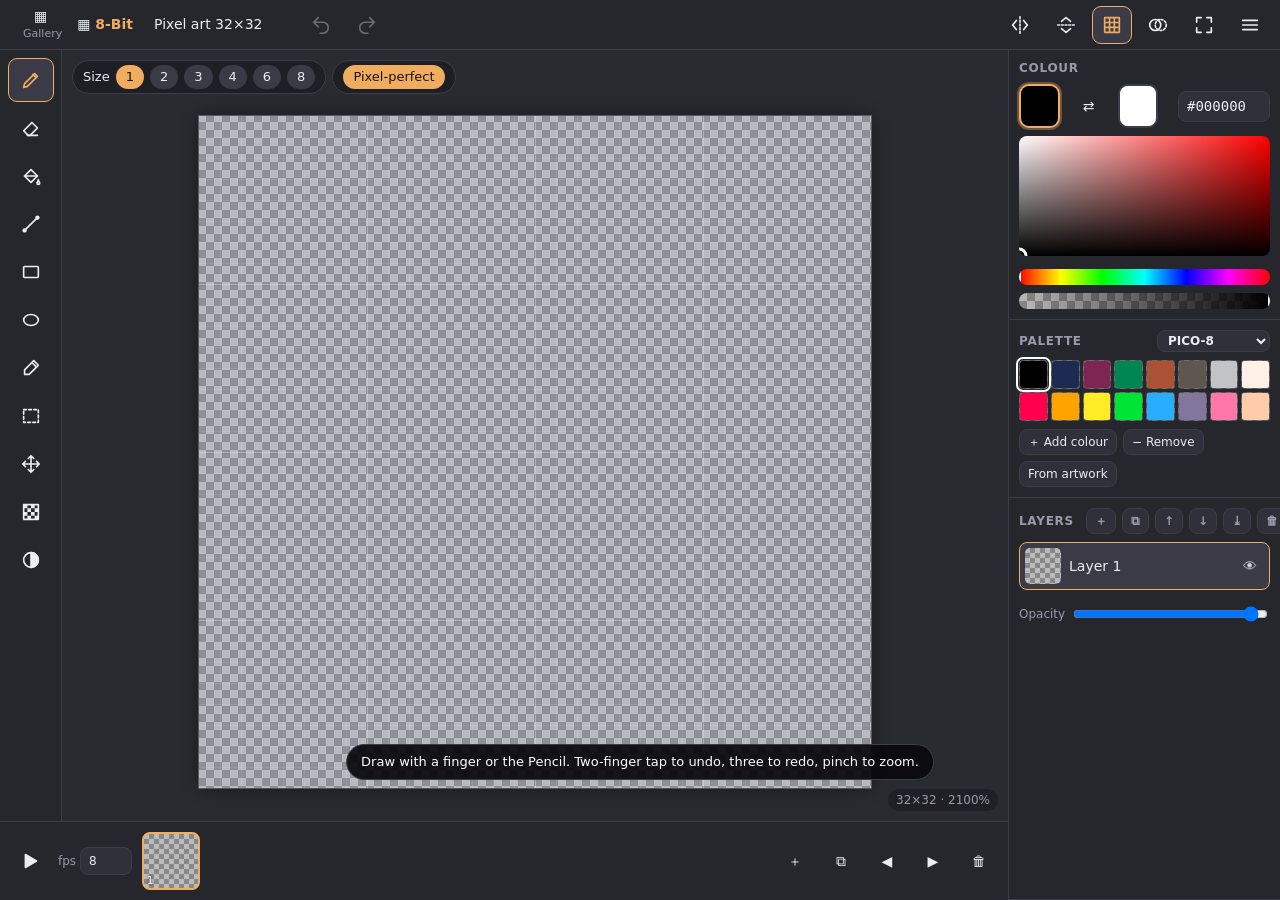
<file: 8bit.html>
<!doctype html>
<html lang="en-GB">
<head>
<meta charset="utf-8">
<meta name="viewport" content="width=device-width, initial-scale=1, viewport-fit=cover, user-scalable=no">
<meta name="apple-mobile-web-app-capable" content="yes">
<title>8-Bit · Psi Phi Studio</title>
<link rel="icon" href="icon.svg" type="image/svg+xml">
<link rel="apple-touch-icon" href="apple-touch-icon.png">
<style>
:root{--bg:#1c1c21;--panel:#26262d;--panel2:#30303a;--panel3:#3b3b47;--ink:#ececf3;--muted:#9a9aab;--rule:#3d3d4a;--accent:#f0ac5f;--accent2:#58c4dd;--danger:#ff6b6b;--r:10px}
*{box-sizing:border-box}
html,body{margin:0;height:100%;background:var(--bg);color:var(--ink);font:14px/1.35 -apple-system,BlinkMacSystemFont,"SF Pro Text","IBM Plex Sans",system-ui,sans-serif;overflow:hidden;-webkit-user-select:none;user-select:none;-webkit-touch-callout:none;-webkit-tap-highlight-color:transparent}
button{font:inherit;color:inherit}
input,select{font:inherit;color:var(--ink);background:var(--panel2);border:1px solid var(--rule);border-radius:8px;padding:5px 8px}
#app{position:fixed;inset:0;display:grid;grid-template-columns:62px 1fr 272px;grid-template-rows:50px 1fr auto;grid-template-areas:"top top top" "tools stage side" "time time side"}
#top{grid-area:top;display:flex;align-items:center;gap:6px;padding:0 10px;background:var(--panel);border-bottom:1px solid var(--rule);padding-top:env(safe-area-inset-top)}
#top .title{font-weight:700;margin-right:6px;white-space:nowrap}
#top .title b{color:var(--accent)}
#docName{width:150px;background:transparent;border-color:transparent}
#docName:focus{border-color:var(--rule);background:var(--panel2)}
.grow{flex:1}
.ib{display:inline-grid;place-items:center;min-width:38px;height:38px;padding:0 8px;border-radius:9px;border:1px solid transparent;background:transparent;cursor:pointer;color:var(--ink)}
.ib:hover{background:var(--panel2)}
.ib.on{background:var(--panel3);border-color:var(--accent);color:var(--accent)}
.ib:disabled{opacity:.35}
.ib svg{width:22px;height:22px;fill:none;stroke:currentColor;stroke-width:1.8;stroke-linecap:round;stroke-linejoin:round}
.ib small{font-size:11px;color:var(--muted);margin-left:4px}
#tools{grid-area:tools;background:var(--panel);border-right:1px solid var(--rule);display:flex;flex-direction:column;align-items:center;gap:4px;padding:8px 0;overflow-y:auto}
#tools .ib{width:46px;height:44px}
#tools .sep{width:34px;height:1px;background:var(--rule);margin:4px 0}
#stage{grid-area:stage;position:relative;overflow:hidden;background:#2a2a31;touch-action:none}
#view{position:absolute;inset:0;width:100%;height:100%;touch-action:none;cursor:crosshair}
#opts{position:absolute;left:10px;top:10px;right:10px;display:flex;flex-wrap:wrap;gap:6px;align-items:center;pointer-events:none}
#opts>*{pointer-events:auto}
.chip{display:inline-flex;align-items:center;gap:6px;background:rgba(30,30,36,.92);border:1px solid var(--rule);border-radius:999px;padding:4px 10px;font-size:13px;backdrop-filter:blur(6px)}
.chip button{border:0;background:var(--panel3);border-radius:999px;padding:3px 10px;cursor:pointer}
.chip button.on{background:var(--accent);color:#1b1206}
#zoomInfo{position:absolute;right:10px;bottom:10px;font-size:12px;color:var(--muted);background:rgba(30,30,36,.85);padding:3px 8px;border-radius:999px;pointer-events:none}
#side{grid-area:side;background:var(--panel);border-left:1px solid var(--rule);display:flex;flex-direction:column;min-height:0;overflow-y:auto;padding-bottom:env(safe-area-inset-bottom)}
.sec{border-bottom:1px solid var(--rule);padding:10px}
.sec h3{margin:0 0 8px;font-size:12px;letter-spacing:.06em;text-transform:uppercase;color:var(--muted);display:flex;align-items:center;gap:6px}
.sec h3 .grow{flex:1}
.sec h3 select{font-size:12px;padding:2px 6px;text-transform:none;letter-spacing:0}
#swatches{display:flex;align-items:center;gap:10px;margin-bottom:8px}
.sw{position:relative;width:44px;height:44px;border-radius:10px;border:2px solid var(--rule);cursor:pointer;overflow:hidden}
.sw.on{border-color:var(--accent);box-shadow:0 0 0 2px rgba(240,172,95,.35)}
.sw i,.cell i{position:absolute;inset:0}
.checker{background-color:#bbb;background-image:linear-gradient(45deg,#888 25%,transparent 25%,transparent 75%,#888 75%),linear-gradient(45deg,#888 25%,transparent 25%,transparent 75%,#888 75%);background-size:10px 10px;background-position:0 0,5px 5px}
#hsv{position:relative;width:100%;height:120px;border-radius:8px;overflow:hidden;touch-action:none}
#hue,#alpha{width:100%;height:16px;border-radius:8px;margin-top:8px;touch-action:none;display:block}
#hex{width:92px;font-family:ui-monospace,Menlo,monospace}
#palette{display:grid;grid-template-columns:repeat(8,1fr);gap:3px}
.cell{position:relative;aspect-ratio:1;border-radius:4px;cursor:pointer;border:1px solid rgba(0,0,0,.4);overflow:hidden}
.cell.on{outline:2px solid #fff;outline-offset:1px;z-index:1}
.row{display:flex;gap:6px;align-items:center;flex-wrap:wrap}
.btn{border:1px solid var(--rule);background:var(--panel2);border-radius:8px;padding:6px 10px;cursor:pointer}
.btn:hover{background:var(--panel3)}
.btn.primary{background:var(--accent);color:#1b1206;border-color:var(--accent);font-weight:600}
.btn.sm{padding:4px 8px;font-size:12px}
#layers{display:flex;flex-direction:column;gap:4px}
.lay{display:flex;align-items:center;gap:8px;padding:5px;border-radius:8px;background:var(--panel2);border:1px solid transparent;cursor:pointer}
.lay.on{border-color:var(--accent);background:var(--panel3)}
.lay canvas{width:36px;height:36px;border-radius:5px;image-rendering:pixelated;flex:none}
.lay .nm{flex:1;min-width:0;overflow:hidden;text-overflow:ellipsis;white-space:nowrap}
.lay .tg{border:0;background:transparent;cursor:pointer;width:28px;height:28px;border-radius:6px;opacity:.85}
.lay .tg.off{opacity:.3}
#time{grid-area:time;background:var(--panel);border-top:1px solid var(--rule);display:flex;align-items:center;gap:8px;padding:8px 10px;min-width:0;padding-bottom:calc(8px + env(safe-area-inset-bottom))}
#frames{display:flex;gap:6px;overflow-x:auto;flex:1;min-width:0;padding:2px}
.fr{position:relative;flex:none;width:58px;height:58px;border-radius:8px;border:2px solid var(--rule);cursor:pointer;overflow:hidden}
.fr.on{border-color:var(--accent)}
.fr canvas{position:absolute;inset:0;width:100%;height:100%;image-rendering:pixelated}
.fr span{position:absolute;left:3px;bottom:1px;font-size:10px;color:#fff;text-shadow:0 0 3px #000}
#fps{width:52px}
#toast{position:fixed;left:50%;bottom:120px;transform:translateX(-50%);background:rgba(10,10,14,.94);color:#fff;border:1px solid var(--rule);padding:8px 14px;border-radius:999px;font-size:13px;opacity:0;transition:opacity .25s;pointer-events:none;z-index:50;max-width:80vw;text-align:center}
#toast.show{opacity:1}
dialog{background:var(--panel);color:var(--ink);border:1px solid var(--rule);border-radius:16px;padding:0;max-width:min(560px,94vw);width:94vw}
dialog::backdrop{background:rgba(0,0,0,.55)}
.dlg{padding:18px;display:flex;flex-direction:column;gap:12px}
.dlg h2{margin:0;font-size:18px}
.sizes{display:grid;grid-template-columns:repeat(4,1fr);gap:8px}
.sizes button{padding:14px 6px;border-radius:10px;border:1px solid var(--rule);background:var(--panel2);cursor:pointer}
.sizes button:hover{border-color:var(--accent)}
.sizes button b{display:block;font-size:16px}
.sizes button small{color:var(--muted)}
.menu{position:fixed;z-index:40;background:var(--panel);border:1px solid var(--rule);border-radius:12px;padding:6px;min-width:230px;box-shadow:0 12px 30px rgba(0,0,0,.5)}
.menu button{display:flex;width:100%;gap:10px;align-items:center;text-align:left;border:0;background:transparent;padding:9px 10px;border-radius:8px;cursor:pointer}
.menu button:hover{background:var(--panel2)}
.menu hr{border:0;border-top:1px solid var(--rule);margin:4px 0}
#gallery{position:fixed;inset:0;background:var(--bg);z-index:30;display:flex;flex-direction:column;padding:16px;padding-top:calc(16px + env(safe-area-inset-top));overflow:auto}
#gallery[hidden]{display:none}
#gallery header{display:flex;align-items:center;gap:10px;margin-bottom:16px}
#gallery h1{margin:0;font-size:26px}
#gallery h1 b{color:var(--accent)}
#glist{display:grid;grid-template-columns:repeat(auto-fill,minmax(170px,1fr));gap:14px}
.gcard{background:var(--panel);border:1px solid var(--rule);border-radius:14px;overflow:hidden;cursor:pointer;position:relative}
.gcard img{display:block;width:100%;aspect-ratio:1;object-fit:contain;image-rendering:pixelated}
.gcard div{padding:8px 10px;font-size:13px}
.gcard small{color:var(--muted)}
.gcard .del{position:absolute;right:6px;top:6px;border:0;border-radius:999px;width:28px;height:28px;background:rgba(0,0,0,.6);cursor:pointer}
body.embed #galleryBtn{display:none}
@media (max-width:820px){#app{grid-template-columns:54px 1fr 220px}#docName{width:100px}}
@media (max-width:620px){#app{grid-template-columns:52px 1fr;grid-template-rows:50px 1fr auto auto;grid-template-areas:"top top" "tools stage" "time time" "side side"}#side{max-height:36vh}}
</style>
</head>
<body>
<div id="app">
  <header id="top">
    <button class="ib" id="galleryBtn" title="Gallery">▦<small>Gallery</small></button>
    <span class="title">▦ <b>8-Bit</b></span>
    <input id="docName" aria-label="Name" maxlength="40">
    <button class="ib" id="undoBtn" title="Undo (two-finger tap)"><svg viewBox="0 0 24 24"><path d="M9 14L4 9l5-5"/><path d="M4 9h10a6 6 0 0 1 0 12h-3"/></svg></button>
    <button class="ib" id="redoBtn" title="Redo (three-finger tap)"><svg viewBox="0 0 24 24"><path d="M15 14l5-5-5-5"/><path d="M20 9H10a6 6 0 0 0 0 12h3"/></svg></button>
    <span class="grow"></span>
    <button class="ib" id="mirXBtn" title="Mirror left–right"><svg viewBox="0 0 24 24"><path d="M12 3v18" stroke-dasharray="2 2"/><path d="M8 7l-4 5 4 5M16 7l4 5-4 5"/></svg></button>
    <button class="ib" id="mirYBtn" title="Mirror top–bottom"><svg viewBox="0 0 24 24"><path d="M3 12h18" stroke-dasharray="2 2"/><path d="M7 8l5-4 5 4M7 16l5 4 5-4"/></svg></button>
    <button class="ib on" id="gridBtn" title="Pixel grid"><svg viewBox="0 0 24 24"><path d="M4 4h16v16H4zM4 9.3h16M4 14.6h16M9.3 4v16M14.6 4v16"/></svg></button>
    <button class="ib" id="onionBtn" title="Onion skin"><svg viewBox="0 0 24 24"><circle cx="9" cy="12" r="6"/><circle cx="15" cy="12" r="6" stroke-dasharray="2 2"/></svg></button>
    <button class="ib" id="fitBtn" title="Fit to screen"><svg viewBox="0 0 24 24"><path d="M4 9V4h5M20 9V4h-5M4 15v5h5M20 15v5h-5"/></svg></button>
    <button class="ib" id="menuBtn" title="Canvas and export"><svg viewBox="0 0 24 24"><path d="M4 7h16M4 12h16M4 17h16"/></svg></button>
  </header>
  <nav id="tools" aria-label="Tools"></nav>
  <main id="stage"><canvas id="view"></canvas><div id="opts"></div><div id="zoomInfo"></div></main>
  <aside id="side">
    <div class="sec">
      <h3>Colour</h3>
      <div id="swatches">
        <div class="sw on checker" id="sw1" title="Main colour"><i></i></div>
        <button class="ib" id="swapBtn" title="Swap colours (X)">⇄</button>
        <div class="sw checker" id="sw2" title="Second colour (dither, right-click)"><i></i></div>
        <span class="grow"></span>
        <input id="hex" aria-label="Hex colour" maxlength="9">
      </div>
      <canvas id="hsv"></canvas>
      <canvas id="hue"></canvas>
      <canvas id="alpha"></canvas>
    </div>
    <div class="sec">
      <h3>Palette <span class="grow"></span><select id="palSel" aria-label="Palette"></select></h3>
      <div id="palette"></div>
      <div class="row" style="margin-top:8px"><button class="btn sm" id="palAdd">＋ Add colour</button><button class="btn sm" id="palDel">− Remove</button><button class="btn sm" id="palFromArt" title="Collect every colour used">From artwork</button></div>
    </div>
    <div class="sec" style="flex:1">
      <h3>Layers <span class="grow"></span><button class="btn sm" id="layAdd" title="New layer">＋</button><button class="btn sm" id="layDup" title="Duplicate layer">⧉</button><button class="btn sm" id="layUp" title="Move up">↑</button><button class="btn sm" id="layDown" title="Move down">↓</button><button class="btn sm" id="layMerge" title="Merge down">⤓</button><button class="btn sm" id="layDel" title="Delete layer">🗑</button></h3>
      <div id="layers"></div>
      <div class="row" style="margin-top:8px"><span class="small" style="color:var(--muted);font-size:12px">Opacity</span><input type="range" id="layOp" min="0" max="100" style="flex:1"></div>
    </div>
  </aside>
  <footer id="time">
    <button class="ib" id="playBtn" title="Play"><svg viewBox="0 0 24 24"><path d="M7 5l12 7-12 7z" fill="currentColor"/></svg></button>
    <label style="font-size:12px;color:var(--muted)">fps <input id="fps" type="number" min="1" max="60"></label>
    <div id="frames"></div>
    <button class="ib" id="frAdd" title="New blank frame">＋</button>
    <button class="ib" id="frDup" title="Duplicate frame">⧉</button>
    <button class="ib" id="frLeft" title="Move frame earlier">◀</button>
    <button class="ib" id="frRight" title="Move frame later">▶</button>
    <button class="ib" id="frDel" title="Delete frame">🗑</button>
  </footer>
</div>
<div id="gallery" hidden>
  <header><h1>▦ <b>8-Bit</b></h1><span class="grow"></span><button class="btn primary" id="gNew">＋ New pixel art</button></header>
  <div id="glist"></div>
</div>
<div id="toast" role="status"></div>
<script>
'use strict';
(() => {
  const $ = s => document.querySelector(s);
  const h = (tag, attrs, ...kids) => { const e = document.createElement(tag); for (const [k, v] of Object.entries(attrs || {})) { if (v == null || v === false) continue; if (k.startsWith('on')) e.addEventListener(k.slice(2), v); else if (k === 'class') e.className = v; else if (k === 'style') e.style.cssText = v; else if (k in e && k !== 'list') try { e[k] = v; } catch (x) { e.setAttribute(k, v); } else e.setAttribute(k, v); } for (const c of kids.flat()) if (c != null) e.append(c.nodeType ? c : String(c)); return e; };
  const clamp = (v, a, b) => Math.max(a, Math.min(b, v));
  const uid = () => Date.now().toString(36) + Math.random().toString(36).slice(2, 7);
  let tt = 0; const toast = (m, ms) => { const t = $('#toast'); t.textContent = m; t.classList.add('show'); clearTimeout(tt); tt = setTimeout(() => t.classList.remove('show'), ms || 2200); };
  const QS = new URLSearchParams(location.search), EMBED = QS.has('embed');
  if (EMBED) document.body.classList.add('embed');

  /* ---------- palettes ---------- */
  const PALETTES = {
    pico8: ['PICO-8', '#000000 #1d2b53 #7e2553 #008751 #ab5236 #5f574f #c2c3c7 #fff1e8 #ff004d #ffa300 #ffec27 #00e436 #29adff #83769c #ff77a8 #ffccaa'],
    sweetie16: ['Sweetie 16', '#1a1c2c #5d275d #b13e53 #ef7d57 #ffcd75 #a7f070 #38b764 #257179 #29366f #3b5dc9 #41a6f6 #73eff7 #f4f4f4 #94b0c2 #566c86 #333c57'],
    endesga32: ['Endesga 32', '#be4a2f #d77643 #ead4aa #e4a672 #b86f50 #733e39 #3e2731 #a22633 #e43b44 #f77622 #feae34 #fee761 #63c74d #3e8948 #265c42 #193c3e #124e89 #0099db #2ce8f5 #ffffff #c0cbdc #8b9bb4 #5a6988 #3a4466 #262b44 #181425 #ff0044 #68386c #b55088 #f6757a #e8b796 #c28569'],
    gameboy: ['Game Boy', '#0f380f #306230 #8bac0f #9bbc0f'],
    greys: ['Greys', '#000000 #222222 #444444 #666666 #888888 #aaaaaa #cccccc #eeeeee #ffffff'],
    pastel: ['Pastel', '#2b2d42 #8d99ae #edf2f4 #ffadad #ffd6a5 #fdffb6 #caffbf #9bf6ff #a0c4ff #bdb2ff #ffc6ff #fffffc'],
    custom: ['Custom', '']
  };
  const hex2rgba = s => { s = String(s || '').trim().replace('#', ''); if (s.length === 3) s = s.split('').map(c => c + c).join(''); if (s.length === 6) s += 'ff'; if (!/^[0-9a-f]{8}$/i.test(s)) return null; return [0, 2, 4, 6].map(i => parseInt(s.slice(i, i + 2), 16)); };
  const rgba2hex = (c, withA) => '#' + c.slice(0, withA || c[3] < 255 ? 4 : 3).map(v => v.toString(16).padStart(2, '0')).join('');
  const css = c => 'rgba(' + c[0] + ',' + c[1] + ',' + c[2] + ',' + (c[3] / 255).toFixed(3) + ')';
  const same = (a, b) => a[0] === b[0] && a[1] === b[1] && a[2] === b[2] && a[3] === b[3];

  /* ---------- document ---------- */
  let doc = null, cur = { frame: 0, layer: 0 };
  const W = () => doc.w, H = () => doc.h;
  const newLayer = n => ({ id: 'L' + uid(), name: n || 'Layer', visible: true, opacity: 1 });
  function newDoc(w, hh, name) {
    w = clamp(Math.round(w) || 32, 1, 512); hh = clamp(Math.round(hh) || 32, 1, 512);
    return { id: 'px_' + uid(), name: name || 'Pixel art ' + w + '×' + hh, w, h: hh, fps: 8, layers: [newLayer('Layer 1')], frames: [{ cels: [new Uint8ClampedArray(w * hh * 4)] }], palette: PALETTES.pico8[1].split(' '), palName: 'pico8', created: Date.now(), updated: Date.now() };
  }
  const cel = (f, l) => doc.frames[f == null ? cur.frame : f].cels[l == null ? cur.layer : l];

  /* ---------- storage (IndexedDB) ---------- */
  let dbp = null;
  const db = () => dbp || (dbp = new Promise((res, rej) => { const r = indexedDB.open('biostage-pixelart', 1); r.onupgradeneeded = () => r.result.createObjectStore('projects', { keyPath: 'id' }); r.onsuccess = () => res(r.result); r.onerror = () => rej(r.error); }));
  const tx = async (mode, fn) => { const d = await db(); return new Promise((res, rej) => { const t = d.transaction('projects', mode), st = t.objectStore('projects'); const q = fn(st); t.oncomplete = () => res(q && q.result); t.onerror = () => rej(t.error); }); };
  const loadProj = id => tx('readonly', st => st.get(id)).catch(() => null);
  const listProj = () => tx('readonly', st => st.getAll()).catch(() => []);
  const delProj = id => tx('readwrite', st => st.delete(id));
  let saveT = 0;
  function thumbURL() { const c = composeCanvas(0, 'thumb'), k = Math.max(1, Math.floor(160 / Math.max(doc.w, doc.h))), t = document.createElement('canvas'); t.width = doc.w * k; t.height = doc.h * k; const x = t.getContext('2d'); x.imageSmoothingEnabled = false; x.drawImage(c, 0, 0, t.width, t.height); return t.toDataURL('image/png'); }
  async function saveNow() { if (!doc) return; clearTimeout(saveT); doc.updated = Date.now(); try { const thumb = thumbURL(); await tx('readwrite', st => st.put(Object.assign({}, doc, { thumb }))); } catch (e) { console.warn('save failed', e); } }
  const saveSoon = () => { clearTimeout(saveT); saveT = setTimeout(saveNow, 700); };

  /* ---------- history ---------- */
  const hist = []; let hpos = 0;
  const cloneDoc = () => ({ w: doc.w, h: doc.h, fps: doc.fps, layers: doc.layers.map(l => Object.assign({}, l)), frames: doc.frames.map(f => ({ cels: f.cels.map(c => c.slice()) })), cur: Object.assign({}, cur) });
  const restoreDoc = s => { doc.w = s.w; doc.h = s.h; doc.fps = s.fps; doc.layers = s.layers.map(l => Object.assign({}, l)); doc.frames = s.frames.map(f => ({ cels: f.cels.map(c => c.slice()) })); cur = Object.assign({}, s.cur); };
  function push(entry) { hist.length = hpos; hist.push(entry); if (hist.length > 120) hist.shift(); hpos = hist.length; changed(); }
  function pushCel(f, lid, before) { const li = doc.layers.findIndex(l => l.id === lid); const after = doc.frames[f].cels[li].slice(); push({ k: 'cel', f, lid, before, after }); }
  function structural(label, fn) { const before = cloneDoc(); fn(); push({ k: 'doc', before, after: cloneDoc(), label }); }
  function applyEntry(e, dir) {
    if (e.k === 'cel') { const li = doc.layers.findIndex(l => l.id === e.lid); if (li < 0 || !doc.frames[e.f]) return; doc.frames[e.f].cels[li].set(dir < 0 ? e.before : e.after); cur.frame = e.f; }
    else restoreDoc(dir < 0 ? e.before : e.after);
  }
  function undo() { commitFloat(); if (hpos <= 0) return toast('Nothing to undo'); applyEntry(hist[--hpos], -1); changed(true); toast('Undo'); }
  function redo() { if (hpos >= hist.length) return toast('Nothing to redo'); applyEntry(hist[hpos++], 1); changed(true); toast('Redo'); }

  /* ---------- state ---------- */
  let tool = 'pencil', size = 1, pixelPerfect = true, fillAll = false, shapeFill = false, shadeDark = true, mirX = false, mirY = false, grid = true, onion = false;
  let colors = [[0, 0, 0, 255], [255, 255, 255, 255]], active = 0, palSel = -1;
  let view = { z: 8, ox: 0, oy: 0 }, dpr = 1;
  let sel = null, float = null, moveOff = null, preview = null, stroke = null, playing = false, playT = 0;
  const TOOLS = [
    ['pencil', 'Pencil (B)', '<path d="M4 20l4-1 11-11-3-3L5 16z"/><path d="M14 6l3 3"/>'],
    ['eraser', 'Eraser (E)', '<path d="M8 20h11"/><path d="M4 15l9-9 6 6-8 8H9z"/>'],
    ['fill', 'Fill (G)', '<path d="M5 12l7-7 7 7-7 7z"/><path d="M5 12h14"/><path d="M20 16c0 2 1.5 2.6 1.5 3.6a1.5 1.5 0 0 1-3 0c0-1 1.5-1.6 1.5-3.6z"/>'],
    ['line', 'Line (L)', '<path d="M5 19L19 5"/><circle cx="5" cy="19" r="1.5"/><circle cx="19" cy="5" r="1.5"/>'],
    ['rect', 'Rectangle (U)', '<rect x="4" y="6" width="16" height="12" rx="1"/>'],
    ['ellipse', 'Ellipse (O)', '<ellipse cx="12" cy="12" rx="8" ry="6"/>'],
    ['picker', 'Colour picker (I)', '<path d="M15 4l5 5-2 2-5-5z"/><path d="M13 6l-8 8v5h5l8-8"/>'],
    ['select', 'Select and move (M)', '<rect x="4" y="5" width="16" height="14" stroke-dasharray="3 2.5"/>'],
    ['move', 'Move layer (V)', '<path d="M12 3v18M3 12h18M12 3l-3 3M12 3l3 3M12 21l-3-3M12 21l3-3M3 12l3-3M3 12l3 3M21 12l-3-3M21 12l-3 3"/>'],
    ['dither', 'Dither: checker of both colours (D)', '<rect x="4" y="4" width="16" height="16"/><path d="M4 4h4v4H4zM12 4h4v4h-4zM8 8h4v4H8zM16 8h4v4h-4zM4 12h4v4H4zM12 12h4v4h-4zM8 16h4v4H8zM16 16h4v4h-4z" fill="currentColor" stroke="none"/>'],
    ['shade', 'Shade: darken or lighten what’s there (S)', '<circle cx="12" cy="12" r="8"/><path d="M12 4a8 8 0 0 1 0 16z" fill="currentColor"/>']
  ];
  const svg = d => '<svg viewBox="0 0 24 24">' + d + '</svg>';
  function renderTools() {
    const t = $('#tools'); t.innerHTML = '';
    for (const [k, label, d] of TOOLS) { const b = h('button', { class: 'ib' + (tool === k ? ' on' : ''), title: label, 'aria-label': label, onclick: () => setTool(k) }); b.innerHTML = svg(d); t.append(b); }
    renderOpts();
  }
  function setTool(k) { if (tool === 'select' && k !== 'select') { commitFloat(); sel = null; } tool = k; renderTools(); draw(); }
  function chip(label, kids) { return h('span', { class: 'chip' }, label ? h('span', {}, label) : null, ...kids); }
  const toggle = (label, on, fn) => h('button', { class: on ? 'on' : '', onclick: fn }, label);
  function renderOpts() {
    const o = $('#opts'); o.innerHTML = '';
    if (['pencil', 'eraser', 'line', 'rect', 'ellipse', 'dither', 'shade'].includes(tool)) o.append(chip('Size', [1, 2, 3, 4, 6, 8].map(n => toggle(String(n), size === n, () => { size = n; renderOpts(); }))));
    if (tool === 'pencil') o.append(chip('', [toggle('Pixel-perfect', pixelPerfect, () => { pixelPerfect = !pixelPerfect; renderOpts(); })]));
    if (tool === 'fill') o.append(chip('Fill', [toggle('Joined area', !fillAll, () => { fillAll = false; renderOpts(); }), toggle('Every match', fillAll, () => { fillAll = true; renderOpts(); })]));
    if (tool === 'rect' || tool === 'ellipse') o.append(chip('', [toggle('Outline', !shapeFill, () => { shapeFill = false; renderOpts(); }), toggle('Filled', shapeFill, () => { shapeFill = true; renderOpts(); })]));
    if (tool === 'shade') o.append(chip('', [toggle('Darken', shadeDark, () => { shadeDark = true; renderOpts(); }), toggle('Lighten', !shadeDark, () => { shadeDark = false; renderOpts(); })]));
    if (tool === 'select') o.append(chip(sel ? sel.w + '×' + sel.h : 'Drag to select', [
      h('button', { onclick: () => selAll() }, 'All'), h('button', { onclick: copySel, disabled: !sel }, 'Copy'), h('button', { onclick: () => { copySel(); clearSel(); }, disabled: !sel }, 'Cut'), h('button', { onclick: paste, disabled: !clip }, 'Paste'),
      h('button', { onclick: () => flipSel(true), disabled: !sel }, 'Flip ↔'), h('button', { onclick: () => flipSel(false), disabled: !sel }, 'Flip ↕'), h('button', { onclick: clearSel, disabled: !sel }, 'Delete'), h('button', { onclick: () => { commitFloat(); sel = null; renderOpts(); draw(); }, disabled: !sel }, 'Done')]));
    if (tool === 'move') o.append(chip('Drag to move the layer', [h('button', { onclick: () => flipLayer(true) }, 'Flip ↔'), h('button', { onclick: () => flipLayer(false) }, 'Flip ↕')]));
  }

  /* ---------- composing ---------- */
  const tmp = document.createElement('canvas'), tctx = tmp.getContext('2d');
  const comps = {};
  function composeCanvas(f, key, opts) {
    const c = comps[key] || (comps[key] = document.createElement('canvas'));
    if (c.width !== doc.w || c.height !== doc.h) { c.width = doc.w; c.height = doc.h; }
    if (tmp.width !== doc.w || tmp.height !== doc.h) { tmp.width = doc.w; tmp.height = doc.h; }
    const x = c.getContext('2d'); x.clearRect(0, 0, c.width, c.height);
    const live = opts && opts.live;
    doc.layers.forEach((L, li) => {
      if (!L.visible) return;
      let data = doc.frames[f].cels[li];
      tctx.putImageData(new ImageData(data, doc.w, doc.h), 0, 0);
      x.globalAlpha = L.opacity;
      if (live && li === cur.layer && moveOff) x.drawImage(tmp, moveOff[0], moveOff[1]); else x.drawImage(tmp, 0, 0);
      if (live && li === cur.layer) {
        if (preview) { tctx.putImageData(new ImageData(preview, doc.w, doc.h), 0, 0); x.drawImage(tmp, 0, 0); }
        if (float) { const fc = document.createElement('canvas'); fc.width = float.w; fc.height = float.h; fc.getContext('2d').putImageData(new ImageData(float.data, float.w, float.h), 0, 0); x.drawImage(fc, float.x, float.y); }
      }
      x.globalAlpha = 1;
    });
    return c;
  }

  /* ---------- view ---------- */
  const cv = $('#view'), vctx = cv.getContext('2d');
  const checkerPat = (() => { const c = document.createElement('canvas'); c.width = c.height = 16; const x = c.getContext('2d'); x.fillStyle = '#b9b9c0'; x.fillRect(0, 0, 16, 16); x.fillStyle = '#8e8e98'; x.fillRect(0, 0, 8, 8); x.fillRect(8, 8, 8, 8); return vctx.createPattern(c, 'repeat'); })();
  function resize() { const r = cv.getBoundingClientRect(); dpr = window.devicePixelRatio || 1; cv.width = Math.max(1, Math.round(r.width * dpr)); cv.height = Math.max(1, Math.round(r.height * dpr)); draw(); }
  function fit() { const r = cv.getBoundingClientRect(); const z = Math.max(1, Math.min((r.width - 60) / doc.w, (r.height - 90) / doc.h)); view.z = z >= 2 ? Math.floor(z) : z; view.ox = Math.round((r.width - doc.w * view.z) / 2); view.oy = Math.round((r.height - doc.h * view.z) / 2 + 16); draw(); }
  let raf = 0; const draw = () => { if (!raf) raf = requestAnimationFrame(paint); };
  function paint() {
    raf = 0; if (!doc) return;
    const r = cv.getBoundingClientRect(), x = vctx;
    x.setTransform(dpr, 0, 0, dpr, 0, 0); x.clearRect(0, 0, r.width, r.height);
    const z = view.z, X = view.ox, Y = view.oy, dw = doc.w * z, dh = doc.h * z;
    x.save(); x.shadowColor = 'rgba(0,0,0,.45)'; x.shadowBlur = 18; x.fillStyle = checkerPat; x.fillRect(X, Y, dw, dh); x.restore();
    x.imageSmoothingEnabled = false;
    const f = cur.frame;
    if (onion && doc.frames.length > 1 && !playing) {
      const pf = (f - 1 + doc.frames.length) % doc.frames.length, nf = (f + 1) % doc.frames.length;
      x.globalAlpha = 0.3; x.drawImage(composeCanvas(pf, 'onionP'), X, Y, dw, dh);
      if (nf !== pf) { x.globalAlpha = 0.15; x.drawImage(composeCanvas(nf, 'onionN'), X, Y, dw, dh); }
      x.globalAlpha = 1;
    }
    x.drawImage(composeCanvas(f, 'main', { live: true }), X, Y, dw, dh);
    if (grid && z >= 6) {
      x.beginPath();
      for (let i = 1; i < doc.w; i++) { const xx = Math.round(X + i * z) + 0.5; x.moveTo(xx, Y); x.lineTo(xx, Y + dh); }
      for (let j = 1; j < doc.h; j++) { const yy = Math.round(Y + j * z) + 0.5; x.moveTo(X, yy); x.lineTo(X + dw, yy); }
      x.strokeStyle = 'rgba(255,255,255,.09)'; x.lineWidth = 1; x.stroke();
      x.beginPath();
      for (let i = 8; i < doc.w; i += 8) { const xx = Math.round(X + i * z) + 0.5; x.moveTo(xx, Y); x.lineTo(xx, Y + dh); }
      for (let j = 8; j < doc.h; j += 8) { const yy = Math.round(Y + j * z) + 0.5; x.moveTo(X, yy); x.lineTo(X + dw, yy); }
      x.strokeStyle = 'rgba(255,255,255,.2)'; x.stroke();
    }
    x.strokeStyle = 'rgba(255,255,255,.25)'; x.lineWidth = 1; x.strokeRect(X - 0.5, Y - 0.5, dw + 1, dh + 1);
    if (mirX || mirY) { x.save(); x.setLineDash([6, 5]); x.strokeStyle = 'rgba(88,196,221,.8)'; x.beginPath(); if (mirX) { x.moveTo(X + dw / 2, Y - 10); x.lineTo(X + dw / 2, Y + dh + 10); } if (mirY) { x.moveTo(X - 10, Y + dh / 2); x.lineTo(X + dw + 10, Y + dh / 2); } x.stroke(); x.restore(); }
    if (sel) { x.save(); x.lineWidth = 1.5; x.setLineDash([5, 4]); x.strokeStyle = '#000'; x.strokeRect(X + sel.x * z, Y + sel.y * z, sel.w * z, sel.h * z); x.lineDashOffset = 4.5; x.strokeStyle = '#fff'; x.strokeRect(X + sel.x * z, Y + sel.y * z, sel.w * z, sel.h * z); x.restore(); }
    if (hover && !stroke && ['pencil', 'eraser', 'dither', 'shade'].includes(tool)) { const o = brushOff(); x.strokeStyle = 'rgba(255,255,255,.7)'; x.lineWidth = 1; x.strokeRect(X + (hover[0] + o) * z + 0.5, Y + (hover[1] + o) * z + 0.5, size * z - 1, size * z - 1); }
    $('#zoomInfo').textContent = doc.w + '×' + doc.h + ' · ' + Math.round(z * 100) + '%';
  }
  let hover = null;

  /* ---------- pixels ---------- */
  const brushOff = () => -Math.floor((size - 1) / 2);
  function inBrush(dx, dy) { if (size < 3) return true; const c = (size - 1) / 2, o = brushOff(); const ex = dx - o - c, ey = dy - o - c; return ex * ex + ey * ey <= (size / 2) * (size / 2) + 0.3; }
  function mirrors(x, y) { const pts = [[x, y]]; if (mirX) pts.push([doc.w - 1 - x, y]); if (mirY) pts.push([x, doc.h - 1 - y]); if (mirX && mirY) pts.push([doc.w - 1 - x, doc.h - 1 - y]); return pts; }
  function setPx(buf, x, y, c) { if (x < 0 || y < 0 || x >= doc.w || y >= doc.h) return; const i = (y * doc.w + x) * 4; buf[i] = c[0]; buf[i + 1] = c[1]; buf[i + 2] = c[2]; buf[i + 3] = c[3]; }
  function getPx(buf, x, y) { const i = (y * doc.w + x) * 4; return [buf[i], buf[i + 1], buf[i + 2], buf[i + 3]]; }
  function stamp(buf, x, y, colFn) {
    const o = brushOff(), base = mirrors(x, y);
    for (const [bx, by] of base) for (let dy = 0; dy < size; dy++) for (let dx = 0; dx < size; dx++) { if (!inBrush(dx, dy)) continue; const px = bx + o + dx, py = by + o + dy; if (px < 0 || py < 0 || px >= doc.w || py >= doc.h) continue; const c = colFn(px, py); if (c) setPx(buf, px, py, c); }
  }
  function lineCells(x0, y0, x1, y1) { const out = []; let dx = Math.abs(x1 - x0), dy = -Math.abs(y1 - y0), sx = x0 < x1 ? 1 : -1, sy = y0 < y1 ? 1 : -1, err = dx + dy; for (; ;) { out.push([x0, y0]); if (x0 === x1 && y0 === y1) break; const e2 = 2 * err; if (e2 >= dy) { err += dy; x0 += sx; } if (e2 <= dx) { err += dx; y0 += sy; } } return out; }
  function ellipseMask(x0, y0, x1, y1) {
    const ax = Math.min(x0, x1), ay = Math.min(y0, y1), bx = Math.max(x0, x1), by = Math.max(y0, y1), w = bx - ax + 1, hh = by - ay + 1;
    const cx = (w - 1) / 2, cy = (hh - 1) / 2, rx = w / 2, ry = hh / 2, m = new Uint8Array(w * hh);
    for (let y = 0; y < hh; y++) for (let x = 0; x < w; x++) { const ex = (x - cx) / rx, ey = (y - cy) / ry; if (ex * ex + ey * ey <= 1.0 + 0.5 / Math.max(rx, ry)) m[y * w + x] = 1; }
    return { ax, ay, w, h: hh, m };
  }
  function shapeCells(kind, a, b) {
    const out = [];
    if (kind === 'line') return lineCells(a[0], a[1], b[0], b[1]);
    if (kind === 'rect') { const x0 = Math.min(a[0], b[0]), x1 = Math.max(a[0], b[0]), y0 = Math.min(a[1], b[1]), y1 = Math.max(a[1], b[1]); for (let y = y0; y <= y1; y++) for (let x = x0; x <= x1; x++) if (shapeFill || x === x0 || x === x1 || y === y0 || y === y1) out.push([x, y]); return out; }
    const E = ellipseMask(a[0], a[1], b[0], b[1]);
    for (let y = 0; y < E.h; y++) for (let x = 0; x < E.w; x++) { if (!E.m[y * E.w + x]) continue; const edge = x === 0 || y === 0 || x === E.w - 1 || y === E.h - 1 || !E.m[y * E.w + x - 1] || !E.m[y * E.w + x + 1] || !E.m[(y - 1) * E.w + x] || !E.m[(y + 1) * E.w + x]; if (shapeFill || edge) out.push([E.ax + x, E.ay + y]); }
    return out;
  }
  function floodFill(buf, x, y, c) {
    const target = getPx(buf, x, y); if (same(target, c)) return;
    const W2 = doc.w, H2 = doc.h, match = i => buf[i] === target[0] && buf[i + 1] === target[1] && buf[i + 2] === target[2] && buf[i + 3] === target[3];
    if (fillAll) { for (let i = 0; i < buf.length; i += 4) if (match(i)) { buf[i] = c[0]; buf[i + 1] = c[1]; buf[i + 2] = c[2]; buf[i + 3] = c[3]; } return; }
    const st = [[x, y]], seen = new Uint8Array(W2 * H2);
    while (st.length) {
      let [px, py] = st.pop(); while (px >= 0 && match((py * W2 + px) * 4)) px--; px++;
      let up = false, dn = false;
      while (px < W2 && match((py * W2 + px) * 4) && !seen[py * W2 + px]) {
        seen[py * W2 + px] = 1; setPx(buf, px, py, c);
        if (py > 0) { const m = match(((py - 1) * W2 + px) * 4); if (m && !up) { st.push([px, py - 1]); up = true; } else if (!m) up = false; }
        if (py < H2 - 1) { const m = match(((py + 1) * W2 + px) * 4); if (m && !dn) { st.push([px, py + 1]); dn = true; } else if (!m) dn = false; }
        px++;
      }
    }
  }
  // shading: step along the palette (by brightness), or nudge the brightness when the colour isn't in it
  function shadeColour(c) {
    if (c[3] === 0) return null;
    const lum = q => q[0] * 0.299 + q[1] * 0.587 + q[2] * 0.114;
    const pal = doc.palette.map(hex2rgba).filter(Boolean), L = lum(c);
    // the closest palette colour that is darker (or lighter): stays in the same family of hues
    const cand = pal.filter(p => shadeDark ? lum(p) < L - 4 : lum(p) > L + 4);
    if (cand.length && pal.some(p => p[0] === c[0] && p[1] === c[1] && p[2] === c[2])) {
      const dist = p => { const dl = Math.abs(lum(p) - L); return Math.hypot(p[0] - c[0], p[1] - c[1], p[2] - c[2]) + dl * 0.6; };
      const best = cand.reduce((a, p) => dist(p) < dist(a) ? p : a); return [best[0], best[1], best[2], c[3]];
    }
    const k = shadeDark ? 0.8 : 1.2; return [clamp(Math.round(c[0] * k + (shadeDark ? 0 : 12)), 0, 255), clamp(Math.round(c[1] * k + (shadeDark ? 0 : 12)), 0, 255), clamp(Math.round(c[2] * k + (shadeDark ? 0 : 12)), 0, 255), c[3]];
  }

  /* ---------- tools in action ---------- */
  function docPt(e) { const r = cv.getBoundingClientRect(); return [Math.floor((e.clientX - r.left - view.ox) / view.z), Math.floor((e.clientY - r.top - view.oy) / view.z)]; }
  const layerLocked = () => { const L = doc.layers[cur.layer]; if (!L.visible) { toast('That layer is hidden. Show it to draw on it.'); return true; } return false; };
  let clip = null;
  function beginTool(e) {
    const p = docPt(e), c = colors[e.button === 2 ? 1 - active : active];
    if (tool === 'picker') { pick(p); stroke = { tool: 'picker' }; return; }
    if (tool === 'select') return selDown(p);
    if (layerLocked()) return;
    const buf = cel(), before = buf.slice();
    stroke = { tool, before, lid: doc.layers[cur.layer].id, f: cur.frame, start: p, last: p, path: [], c, shaded: new Set() };
    if (tool === 'fill') { if (p[0] >= 0 && p[1] >= 0 && p[0] < doc.w && p[1] < doc.h) { floodFill(buf, p[0], p[1], c); for (const [mx, my] of mirrors(p[0], p[1]).slice(1)) floodFill(buf, mx, my, c); } endTool(); return; }
    if (tool === 'move') { moveOff = [0, 0]; draw(); return; }
    if (['line', 'rect', 'ellipse'].includes(tool)) { preview = new Uint8ClampedArray(buf.length); drawShape(p); return; }
    paintCells([p]);
  }
  function paintCells(cells) {
    const buf = cel(), s = stroke;
    for (const [x, y] of cells) {
      if (s.tool === 'pencil') {
        stamp(buf, x, y, () => s.c);
        if (pixelPerfect && size === 1) {
          const P = s.path; if (P.length && P[P.length - 1][0] === x && P[P.length - 1][1] === y) continue; P.push([x, y]);
          if (P.length >= 3) { const [a, b, d] = P.slice(-3); if (Math.abs(a[0] - d[0]) === 1 && Math.abs(a[1] - d[1]) === 1 && (b[0] === a[0] || b[1] === a[1]) && (b[0] === d[0] || b[1] === d[1])) { for (const [mx, my] of mirrors(b[0], b[1])) setPx(buf, mx, my, getPx(s.before, mx, my)); P.splice(P.length - 2, 1); } }
        }
      } else if (s.tool === 'eraser') stamp(buf, x, y, () => [0, 0, 0, 0]);
      else if (s.tool === 'dither') stamp(buf, x, y, (px, py) => ((px + py) & 1) ? (colors[1 - active][3] ? colors[1 - active] : null) : s.c);
      else if (s.tool === 'shade') stamp(buf, x, y, (px, py) => { const k = py * doc.w + px; if (s.shaded.has(k)) return null; s.shaded.add(k); return shadeColour(getPx(s.before, px, py)); });
    }
  }
  function drawShape(p) { preview.fill(0); const cells = shapeCells(stroke.tool, stroke.start, p); for (const [x, y] of cells) stamp(preview, x, y, () => stroke.c); }
  function moveTool(e) {
    const s = stroke; if (!s) return;
    if (s.tool === 'picker') { pick(docPt(e)); return; }
    if (s.tool === 'select') return selMove(docPt(e));
    const evs = e.getCoalescedEvents ? e.getCoalescedEvents() : [e];
    for (const ev of (evs.length ? evs : [e])) {
      const p = docPt(ev);
      if (s.tool === 'move') { moveOff = [p[0] - s.start[0], p[1] - s.start[1]]; continue; }
      if (preview) { drawShape(p); s.last = p; continue; }
      if (p[0] === s.last[0] && p[1] === s.last[1]) continue;
      paintCells(lineCells(s.last[0], s.last[1], p[0], p[1]).slice(1)); s.last = p;
    }
    draw();
  }
  function endTool() {
    const s = stroke; stroke = null; if (!s) return;
    if (s.tool === 'picker') return;
    if (s.tool === 'select') return selUp();
    const buf = doc.frames[s.f].cels[doc.layers.findIndex(l => l.id === s.lid)];
    if (s.tool === 'move' && moveOff) { const [dx, dy] = moveOff; moveOff = null; if (dx || dy) { const out = new Uint8ClampedArray(buf.length); for (let y = 0; y < doc.h; y++) for (let x = 0; x < doc.w; x++) { const sx = x - dx, sy = y - dy; if (sx < 0 || sy < 0 || sx >= doc.w || sy >= doc.h) continue; const i = (y * doc.w + x) * 4, j = (sy * doc.w + sx) * 4; out[i] = buf[j]; out[i + 1] = buf[j + 1]; out[i + 2] = buf[j + 2]; out[i + 3] = buf[j + 3]; } buf.set(out); } }
    if (preview) { for (let i = 0; i < preview.length; i += 4) if (preview[i + 3]) { buf[i] = preview[i]; buf[i + 1] = preview[i + 1]; buf[i + 2] = preview[i + 2]; buf[i + 3] = preview[i + 3]; } preview = null; }
    let diff = false; for (let i = 0; i < buf.length; i++) if (buf[i] !== s.before[i]) { diff = true; break; }
    if (diff) pushCel(s.f, s.lid, s.before); else draw();
  }
  function cancelStroke() {
    const s = stroke; stroke = null; if (!s) return;
    preview = null; moveOff = null;
    if (s.before) { const li = doc.layers.findIndex(l => l.id === s.lid); if (li >= 0) doc.frames[s.f].cels[li].set(s.before); }
    if (s.tool === 'select' && s.lift) { /* keep the lifted float */ }
    draw();
  }
  function pick(p) {
    if (p[0] < 0 || p[1] < 0 || p[0] >= doc.w || p[1] >= doc.h) return;
    const c = composeCanvas(cur.frame, 'pick'), d = c.getContext('2d').getImageData(p[0], p[1], 1, 1).data;
    if (d[3] === 0) return;
    colors[active] = [d[0], d[1], d[2], d[3]]; renderColour();
  }

  /* ---------- selection ---------- */
  function selDown(p) {
    if (sel && p[0] >= sel.x && p[1] >= sel.y && p[0] < sel.x + sel.w && p[1] < sel.y + sel.h) {
      if (!float) liftSel();
      stroke = { tool: 'select', mode: 'move', start: p, ox: float.x, oy: float.y }; return;
    }
    commitFloat();
    stroke = { tool: 'select', mode: 'new', start: p }; sel = { x: p[0], y: p[1], w: 1, h: 1 }; clampSel(); draw();
  }
  function clampSel() { if (!sel) return; const x0 = clamp(sel.x, 0, doc.w - 1), y0 = clamp(sel.y, 0, doc.h - 1), x1 = clamp(sel.x + sel.w, 1, doc.w), y1 = clamp(sel.y + sel.h, 1, doc.h); sel = { x: x0, y: y0, w: Math.max(1, x1 - x0), h: Math.max(1, y1 - y0) }; }
  function selMove(p) {
    const s = stroke;
    if (s.mode === 'move') { float.x = s.ox + p[0] - s.start[0]; float.y = s.oy + p[1] - s.start[1]; sel.x = float.x; sel.y = float.y; }
    else { sel = { x: Math.min(s.start[0], p[0]), y: Math.min(s.start[1], p[1]), w: Math.abs(p[0] - s.start[0]) + 1, h: Math.abs(p[1] - s.start[1]) + 1 }; clampSel(); }
    draw(); renderOpts();
  }
  function selUp() { renderOpts(); draw(); }
  function liftSel() {
    const buf = cel(), before = buf.slice(), d = new Uint8ClampedArray(sel.w * sel.h * 4);
    for (let y = 0; y < sel.h; y++) for (let x = 0; x < sel.w; x++) { const i = ((sel.y + y) * doc.w + sel.x + x) * 4, j = (y * sel.w + x) * 4; d[j] = buf[i]; d[j + 1] = buf[i + 1]; d[j + 2] = buf[i + 2]; d[j + 3] = buf[i + 3]; buf[i] = buf[i + 1] = buf[i + 2] = buf[i + 3] = 0; }
    float = { data: d, w: sel.w, h: sel.h, x: sel.x, y: sel.y, before, lid: doc.layers[cur.layer].id, f: cur.frame };
  }
  function commitFloat() {
    if (!float) return; const F = float; float = null;
    const li = doc.layers.findIndex(l => l.id === F.lid); if (li < 0) return;
    const buf = doc.frames[F.f].cels[li];
    for (let y = 0; y < F.h; y++) for (let x = 0; x < F.w; x++) { const tx2 = F.x + x, ty = F.y + y; if (tx2 < 0 || ty < 0 || tx2 >= doc.w || ty >= doc.h) continue; const j = (y * F.w + x) * 4; if (!F.data[j + 3]) continue; const i = (ty * doc.w + tx2) * 4; buf[i] = F.data[j]; buf[i + 1] = F.data[j + 1]; buf[i + 2] = F.data[j + 2]; buf[i + 3] = F.data[j + 3]; }
    if (sel) clampSel();
    pushCel(F.f, F.lid, F.before);
  }
  function selAll() { commitFloat(); sel = { x: 0, y: 0, w: doc.w, h: doc.h }; renderOpts(); draw(); }
  function copySel() { if (!sel) return; const src = float ? null : cel(); if (float) clip = { data: float.data.slice(), w: float.w, h: float.h }; else { const d = new Uint8ClampedArray(sel.w * sel.h * 4); for (let y = 0; y < sel.h; y++) for (let x = 0; x < sel.w; x++) { const i = ((sel.y + y) * doc.w + sel.x + x) * 4, j = (y * sel.w + x) * 4; for (let k = 0; k < 4; k++) d[j + k] = src[i + k]; } clip = { data: d, w: sel.w, h: sel.h }; } toast('Copied'); renderOpts(); }
  function clearSel() { if (!sel) return; if (float) { float.data.fill(0); commitFloat(); } else { const buf = cel(), before = buf.slice(); for (let y = 0; y < sel.h; y++) for (let x = 0; x < sel.w; x++) { const i = ((sel.y + y) * doc.w + sel.x + x) * 4; buf[i] = buf[i + 1] = buf[i + 2] = buf[i + 3] = 0; } pushCel(cur.frame, doc.layers[cur.layer].id, before); } }
  function paste() { if (!clip) return; commitFloat(); if (tool !== 'select') { tool = 'select'; renderTools(); } const x = sel ? sel.x : 0, y = sel ? sel.y : 0; float = { data: clip.data.slice(), w: clip.w, h: clip.h, x, y, before: cel().slice(), lid: doc.layers[cur.layer].id, f: cur.frame }; sel = { x, y, w: clip.w, h: clip.h }; toast('Pasted. Drag it into place.'); renderOpts(); draw(); }
  function flipSel(hor) { if (!sel) return; if (!float) liftSel(); const F = float, d = new Uint8ClampedArray(F.data.length); for (let y = 0; y < F.h; y++) for (let x = 0; x < F.w; x++) { const sx = hor ? F.w - 1 - x : x, sy = hor ? y : F.h - 1 - y, i = (y * F.w + x) * 4, j = (sy * F.w + sx) * 4; for (let k = 0; k < 4; k++) d[i + k] = F.data[j + k]; } F.data = d; draw(); }
  function flipLayer(hor) { const buf = cel(), before = buf.slice(); for (let y = 0; y < doc.h; y++) for (let x = 0; x < doc.w; x++) { const sx = hor ? doc.w - 1 - x : x, sy = hor ? y : doc.h - 1 - y, i = (y * doc.w + x) * 4, j = (sy * doc.w + sx) * 4; for (let k = 0; k < 4; k++) buf[i + k] = before[j + k]; } pushCel(cur.frame, doc.layers[cur.layer].id, before); }

  /* ---------- pointer input: draw with one finger or the Pencil; two-finger tap undo, three-finger tap redo, pinch to zoom ---------- */
  const ptrs = new Map(); let gest = null, tap = null, penSeen = false, strokePtr = null, spaceDown = false;
  cv.addEventListener('contextmenu', e => e.preventDefault());
  cv.addEventListener('pointerdown', e => {
    if (!doc) return; e.preventDefault();
    try { cv.setPointerCapture(e.pointerId); } catch (x) { }
    if (e.pointerType === 'pen') penSeen = true;
    ptrs.set(e.pointerId, { x: e.clientX, y: e.clientY, type: e.pointerType });
    if (playing) setPlaying(false);
    const touches = [...ptrs.values()].filter(p => p.type === 'touch').length;
    if (e.pointerType === 'touch') {
      if (touches === 1) tap = { t0: performance.now(), max: 1, moved: 0 }; else if (tap) tap.max = Math.max(tap.max, touches);
      if (touches >= 2) { if (stroke) cancelStroke(); strokePtr = null; startGest(); return; }
      if (penSeen) { startGest(); return; }    // with an Apple Pencil, fingers move the canvas
    }
    if (e.button === 1 || spaceDown) { startGest(); return; }
    strokePtr = e.pointerId; beginTool(e); draw();
  });
  cv.addEventListener('pointermove', e => {
    const p = ptrs.get(e.pointerId);
    if (p) { if (tap && p.type === 'touch') tap.moved += Math.hypot(e.clientX - p.x, e.clientY - p.y); p.x = e.clientX; p.y = e.clientY; }
    if (gest) { moveGest(); return; }
    if (strokePtr === e.pointerId && stroke) { moveTool(e); }
    else if (e.pointerType !== 'touch') { const d = docPt(e); if (!hover || hover[0] !== d[0] || hover[1] !== d[1]) { hover = d; draw(); } }
  });
  const up = e => {
    if (!ptrs.has(e.pointerId)) return;
    ptrs.delete(e.pointerId);
    if (strokePtr === e.pointerId) { strokePtr = null; if (e.type === 'pointercancel') cancelStroke(); else endTool(); }
    if (gest) { if (ptrs.size === 0) gest = null; else startGest(); }
    if (ptrs.size === 0 && tap) { const T = tap; tap = null; if (performance.now() - T.t0 < 380 && T.moved < 24) { if (T.max === 2) undo(); else if (T.max >= 3) redo(); } }
  };
  cv.addEventListener('pointerup', up); cv.addEventListener('pointercancel', up);
  cv.addEventListener('pointerleave', e => { if (e.pointerType !== 'touch') { hover = null; draw(); } });
  function centroid() { const P = [...ptrs.values()], n = P.length; const c = P.reduce((a, p) => [a[0] + p.x / n, a[1] + p.y / n], [0, 0]); const d = n > 1 ? Math.hypot(P[0].x - P[1].x, P[0].y - P[1].y) : 0; return { c, d }; }
  function startGest() { const { c, d } = centroid(); gest = { c, d, z: view.z, ox: view.ox, oy: view.oy }; }
  function moveGest() {
    const { c, d } = centroid(), r = cv.getBoundingClientRect();
    let z = gest.z; if (gest.d > 0 && d > 0) z = clamp(gest.z * d / gest.d, 0.5, 80);
    const cx0 = gest.c[0] - r.left, cy0 = gest.c[1] - r.top, docx = (cx0 - gest.ox) / gest.z, docy = (cy0 - gest.oy) / gest.z;
    view.z = z; view.ox = c[0] - r.left - docx * z; view.oy = c[1] - r.top - docy * z; draw();
  }
  cv.addEventListener('wheel', e => { e.preventDefault(); const r = cv.getBoundingClientRect(); if (e.ctrlKey || e.metaKey || Math.abs(e.deltaY) > 0 && !e.shiftKey && Math.abs(e.deltaX) < 1 && e.deltaMode === 0 && Number.isInteger(e.deltaY) && Math.abs(e.deltaY) >= 50) { const k = Math.exp(-e.deltaY * 0.0022), z = clamp(view.z * k, 0.5, 80), mx = e.clientX - r.left, my = e.clientY - r.top; view.ox = mx - (mx - view.ox) * z / view.z; view.oy = my - (my - view.oy) * z / view.z; view.z = z; } else { view.ox -= e.deltaX; view.oy -= e.deltaY; } draw(); }, { passive: false });
  addEventListener('keydown', e => {
    if (e.target.tagName === 'INPUT' || e.target.tagName === 'SELECT') return;
    const k = e.key.toLowerCase();
    if ((e.metaKey || e.ctrlKey) && k === 'z') { e.preventDefault(); e.shiftKey ? redo() : undo(); return; }
    if ((e.metaKey || e.ctrlKey) && k === 'y') { e.preventDefault(); redo(); return; }
    if ((e.metaKey || e.ctrlKey) && k === 'c') { copySel(); return; }
    if ((e.metaKey || e.ctrlKey) && k === 'v') { paste(); return; }
    if ((e.metaKey || e.ctrlKey) && k === 'a') { e.preventDefault(); setTool('select'); selAll(); return; }
    if (e.metaKey || e.ctrlKey || e.altKey) return;
    if (k === ' ') { spaceDown = true; return; }
    const map = { b: 'pencil', e: 'eraser', g: 'fill', l: 'line', u: 'rect', o: 'ellipse', i: 'picker', m: 'select', v: 'move', d: 'dither', s: 'shade' };
    if (map[k]) setTool(map[k]);
    else if (k === 'x') swapColours();
    else if (k === '[') { size = Math.max(1, size - 1); renderOpts(); } else if (k === ']') { size = Math.min(8, size + 1); renderOpts(); }
    else if (k === 'delete' || k === 'backspace') clearSel();
    else if (k === 'enter' || k === 'escape') { commitFloat(); sel = null; renderOpts(); draw(); }
    else if (k === ',') goFrame(cur.frame - 1); else if (k === '.') goFrame(cur.frame + 1);
  });
  addEventListener('keyup', e => { if (e.key === ' ') spaceDown = false; });

  /* ---------- colour ---------- */
  const hsvC = $('#hsv'), hueC = $('#hue'), alC = $('#alpha');
  function rgb2hsv([r, g, b]) { r /= 255; g /= 255; b /= 255; const mx = Math.max(r, g, b), mn = Math.min(r, g, b), d = mx - mn; let hh = 0; if (d) { if (mx === r) hh = ((g - b) / d) % 6; else if (mx === g) hh = (b - r) / d + 2; else hh = (r - g) / d + 4; } return [(hh * 60 + 360) % 360, mx ? d / mx : 0, mx]; }
  function hsv2rgb(hh, s, v) { const c = v * s, x = c * (1 - Math.abs((hh / 60) % 2 - 1)), m = v - c; const [r, g, b] = hh < 60 ? [c, x, 0] : hh < 120 ? [x, c, 0] : hh < 180 ? [0, c, x] : hh < 240 ? [0, x, c] : hh < 300 ? [x, 0, c] : [c, 0, x]; return [Math.round((r + m) * 255), Math.round((g + m) * 255), Math.round((b + m) * 255)]; }
  let hsvState = [0, 0, 0];
  function renderColour() {
    const c = colors[active];
    $('#sw1 i').style.background = css(colors[0]); $('#sw2 i').style.background = css(colors[1]);
    $('#sw1').classList.toggle('on', active === 0); $('#sw2').classList.toggle('on', active === 1);
    $('#hex').value = rgba2hex(c);
    const hv = rgb2hsv(c); if (hv[1] > 0 && hv[2] > 0) hsvState[0] = hv[0]; if (hv[2] > 0) hsvState[1] = hv[1]; hsvState[2] = hv[2];
    paintPickers(); renderPalette();
  }
  function sizeCanvas(c) { const r = c.getBoundingClientRect(); const d = window.devicePixelRatio || 1; if (c.width !== Math.round(r.width * d)) { c.width = Math.round(r.width * d); c.height = Math.round(r.height * d); } return [c.width, c.height]; }
  function paintPickers() {
    const c = colors[active];
    { const [w, hh] = sizeCanvas(hsvC), x = hsvC.getContext('2d'); const base = hsv2rgb(hsvState[0], 1, 1); x.fillStyle = 'rgb(' + base + ')'; x.fillRect(0, 0, w, hh); let g = x.createLinearGradient(0, 0, w, 0); g.addColorStop(0, '#fff'); g.addColorStop(1, 'rgba(255,255,255,0)'); x.fillStyle = g; x.fillRect(0, 0, w, hh); g = x.createLinearGradient(0, 0, 0, hh); g.addColorStop(0, 'rgba(0,0,0,0)'); g.addColorStop(1, '#000'); x.fillStyle = g; x.fillRect(0, 0, w, hh); const px = hsvState[1] * w, py = (1 - hsvState[2]) * hh; x.lineWidth = 3 * (window.devicePixelRatio || 1); x.strokeStyle = '#fff'; x.beginPath(); x.arc(px, py, 7 * (window.devicePixelRatio || 1), 0, 7); x.stroke(); }
    { const [w, hh] = sizeCanvas(hueC), x = hueC.getContext('2d'); const g = x.createLinearGradient(0, 0, w, 0); for (let i = 0; i <= 6; i++) g.addColorStop(i / 6, 'hsl(' + i * 60 + ',100%,50%)'); x.fillStyle = g; x.fillRect(0, 0, w, hh); const px = hsvState[0] / 360 * w; x.fillStyle = '#fff'; x.fillRect(px - 2, 0, 4, hh); }
    { const [w, hh] = sizeCanvas(alC), x = alC.getContext('2d'); x.clearRect(0, 0, w, hh); for (let i = 0; i < w; i += hh / 2) for (let j = 0; j < 2; j++) { x.fillStyle = ((i / (hh / 2)) + j) % 2 ? '#888' : '#bbb'; x.fillRect(i, j * hh / 2, hh / 2, hh / 2); } const g = x.createLinearGradient(0, 0, w, 0); g.addColorStop(0, 'rgba(' + c.slice(0, 3) + ',0)'); g.addColorStop(1, 'rgba(' + c.slice(0, 3) + ',1)'); x.fillStyle = g; x.fillRect(0, 0, w, hh); const px = c[3] / 255 * w; x.fillStyle = '#fff'; x.fillRect(px - 2, 0, 4, hh); }
  }
  function dragPick(el, fn) { el.addEventListener('pointerdown', e => { el.setPointerCapture(e.pointerId); const go = ev => { const r = el.getBoundingClientRect(); fn(clamp((ev.clientX - r.left) / r.width, 0, 1), clamp((ev.clientY - r.top) / r.height, 0, 1)); }; go(e); const mv = ev => go(ev), upx = () => { el.removeEventListener('pointermove', mv); el.removeEventListener('pointerup', upx); }; el.addEventListener('pointermove', mv); el.addEventListener('pointerup', upx); }); }
  const setFromHSV = () => { const rgb = hsv2rgb(hsvState[0], hsvState[1], hsvState[2]); colors[active] = [...rgb, colors[active][3]]; palSel = -1; renderColour(); };
  dragPick(hsvC, (u, v) => { hsvState[1] = u; hsvState[2] = 1 - v; setFromHSV(); });
  dragPick(hueC, u => { hsvState[0] = u * 359.9; setFromHSV(); });
  dragPick(alC, u => { colors[active][3] = Math.round(u * 255); renderColour(); });
  $('#hex').addEventListener('change', e => { const c = hex2rgba(e.target.value); if (c) { colors[active] = c; renderColour(); } else renderColour(); });
  $('#sw1').addEventListener('click', () => { active = 0; renderColour(); });
  $('#sw2').addEventListener('click', () => { active = 1; renderColour(); });
  const swapColours = () => { colors = [colors[1], colors[0]]; renderColour(); };
  $('#swapBtn').addEventListener('click', swapColours);
  function renderPalette() {
    const p = $('#palette'); p.innerHTML = '';
    doc && doc.palette.forEach((hx, i) => { const c = hex2rgba(hx); if (!c) return; const on = same(c, colors[active]); const d = h('div', { class: 'cell checker' + (on ? ' on' : ''), title: hx, onclick: () => { colors[active] = c.slice(); palSel = i; renderColour(); }, oncontextmenu: ev => { ev.preventDefault(); colors[1 - active] = c.slice(); renderColour(); } }, h('i', { style: 'background:' + css(c) })); p.append(d); });
    const s = $('#palSel'); if (!s.options.length) for (const [k, [n]] of Object.entries(PALETTES)) s.append(h('option', { value: k }, n));
    if (doc) s.value = doc.palName || 'custom';
  }
  $('#palSel').addEventListener('change', e => { const k = e.target.value; if (k === 'custom') { doc.palName = 'custom'; return; } doc.palette = PALETTES[k][1].split(' '); doc.palName = k; colors[0] = hex2rgba(doc.palette[0]); colors[1] = hex2rgba(doc.palette[doc.palette.length - 1]); renderColour(); saveSoon(); });
  $('#palAdd').addEventListener('click', () => { const hx = rgba2hex(colors[active]); if (!doc.palette.includes(hx)) { doc.palette.push(hx); doc.palName = 'custom'; renderPalette(); saveSoon(); } });
  $('#palDel').addEventListener('click', () => { const hx = rgba2hex(colors[active]), i = doc.palette.indexOf(hx); if (i >= 0) { doc.palette.splice(i, 1); doc.palName = 'custom'; renderPalette(); saveSoon(); } else toast('Pick a palette colour first.'); });
  $('#palFromArt').addEventListener('click', () => { const set = new Set(); for (const f of doc.frames) for (const c of f.cels) for (let i = 0; i < c.length; i += 4) if (c[i + 3]) set.add(rgba2hex([c[i], c[i + 1], c[i + 2], c[i + 3]])); if (!set.size) return toast('Nothing drawn yet.'); doc.palette = [...set].slice(0, 256); doc.palName = 'custom'; renderPalette(); saveSoon(); toast(set.size + ' colours'); });

  /* ---------- layers ---------- */
  function layerThumb(li, f) { const c = h('canvas', { width: doc.w, height: doc.h }); c.getContext('2d').putImageData(new ImageData(doc.frames[f].cels[li], doc.w, doc.h), 0, 0); c.className = 'checker'; return c; }
  function renderLayers() {
    const box = $('#layers'); box.innerHTML = '';
    for (let li = doc.layers.length - 1; li >= 0; li--) {
      const L = doc.layers[li];
      const row = h('div', { class: 'lay' + (li === cur.layer ? ' on' : ''), onclick: () => { commitFloat(); cur.layer = li; renderLayers(); draw(); } },
        layerThumb(li, cur.frame), h('span', { class: 'nm', ondblclick: () => rename(li) }, L.name),
        h('button', { class: 'tg' + (L.visible ? '' : ' off'), title: L.visible ? 'Hide' : 'Show', onclick: ev => { ev.stopPropagation(); structural('Visibility', () => { L.visible = !L.visible; }); } }, '👁'));
      box.append(row);
    }
    $('#layOp').value = Math.round(doc.layers[cur.layer].opacity * 100);
  }
  function rename(li) { const n = prompt('Layer name', doc.layers[li].name); if (n) structural('Rename', () => { doc.layers[li].name = n.slice(0, 30); }); }
  $('#layOp').addEventListener('input', e => { doc.layers[cur.layer].opacity = e.target.value / 100; draw(); });
  $('#layOp').addEventListener('change', () => { saveSoon(); });
  $('#layAdd').addEventListener('click', () => { commitFloat(); structural('New layer', () => { doc.layers.splice(cur.layer + 1, 0, newLayer('Layer ' + (doc.layers.length + 1))); for (const f of doc.frames) f.cels.splice(cur.layer + 1, 0, new Uint8ClampedArray(doc.w * doc.h * 4)); cur.layer++; }); });
  $('#layDup').addEventListener('click', () => { commitFloat(); structural('Duplicate layer', () => { const L = Object.assign({}, doc.layers[cur.layer], { id: 'L' + uid(), name: doc.layers[cur.layer].name + ' copy' }); doc.layers.splice(cur.layer + 1, 0, L); for (const f of doc.frames) f.cels.splice(cur.layer + 1, 0, f.cels[cur.layer].slice()); cur.layer++; }); });
  const moveLayer = d => { const j = cur.layer + d; if (j < 0 || j >= doc.layers.length) return; commitFloat(); structural('Reorder', () => { const sw = (a, i, k) => { const t = a[i]; a[i] = a[k]; a[k] = t; }; sw(doc.layers, cur.layer, j); for (const f of doc.frames) sw(f.cels, cur.layer, j); cur.layer = j; }); };
  $('#layUp').addEventListener('click', () => moveLayer(1)); $('#layDown').addEventListener('click', () => moveLayer(-1));
  $('#layMerge').addEventListener('click', () => { if (cur.layer === 0) return toast('Nothing below to merge into.'); commitFloat(); structural('Merge down', () => { const top = cur.layer, bot = top - 1, op = doc.layers[top].opacity; for (const f of doc.frames) { const a = f.cels[top], b = f.cels[bot]; for (let i = 0; i < a.length; i += 4) { const sa = a[i + 3] / 255 * op; if (!sa) continue; const da = b[i + 3] / 255, oa = sa + da * (1 - sa); for (let k = 0; k < 3; k++) b[i + k] = Math.round((a[i + k] * sa + b[i + k] * da * (1 - sa)) / oa); b[i + 3] = Math.round(oa * 255); } f.cels.splice(top, 1); } doc.layers.splice(top, 1); cur.layer = bot; }); });
  $('#layDel').addEventListener('click', () => { if (doc.layers.length < 2) return toast('A picture needs at least one layer.'); commitFloat(); structural('Delete layer', () => { doc.layers.splice(cur.layer, 1); for (const f of doc.frames) f.cels.splice(cur.layer, 1); cur.layer = Math.max(0, cur.layer - 1); }); });

  /* ---------- frames ---------- */
  function renderFrames() {
    const box = $('#frames'); box.innerHTML = '';
    doc.frames.forEach((f, i) => { const c = composeCanvas(i, 'thumb'), t = h('canvas', { width: doc.w, height: doc.h }); t.getContext('2d').drawImage(c, 0, 0); const d = h('div', { class: 'fr checker' + (i === cur.frame ? ' on' : ''), onclick: () => goFrame(i) }, t, h('span', {}, i + 1)); box.append(d); });
    const on = box.children[cur.frame]; if (on && on.scrollIntoView) on.scrollIntoView({ block: 'nearest', inline: 'nearest' });
    $('#fps').value = doc.fps;
  }
  function goFrame(i) { commitFloat(); cur.frame = (i + doc.frames.length) % doc.frames.length; renderFrames(); renderLayers(); draw(); }
  $('#frAdd').addEventListener('click', () => { commitFloat(); structural('New frame', () => { doc.frames.splice(cur.frame + 1, 0, { cels: doc.layers.map(() => new Uint8ClampedArray(doc.w * doc.h * 4)) }); cur.frame++; }); if (!onion) { onion = true; $('#onionBtn').classList.add('on'); draw(); } });
  $('#frDup').addEventListener('click', () => { commitFloat(); structural('Duplicate frame', () => { doc.frames.splice(cur.frame + 1, 0, { cels: doc.frames[cur.frame].cels.map(c => c.slice()) }); cur.frame++; }); });
  $('#frDel').addEventListener('click', () => { if (doc.frames.length < 2) return toast('An animation needs at least one frame.'); commitFloat(); structural('Delete frame', () => { doc.frames.splice(cur.frame, 1); cur.frame = Math.min(cur.frame, doc.frames.length - 1); }); });
  const moveFrame = d => { const j = cur.frame + d; if (j < 0 || j >= doc.frames.length) return; commitFloat(); structural('Move frame', () => { const t = doc.frames[cur.frame]; doc.frames[cur.frame] = doc.frames[j]; doc.frames[j] = t; cur.frame = j; }); };
  $('#frLeft').addEventListener('click', () => moveFrame(-1)); $('#frRight').addEventListener('click', () => moveFrame(1));
  $('#fps').addEventListener('change', e => { doc.fps = clamp(Math.round(+e.target.value) || 8, 1, 60); e.target.value = doc.fps; saveSoon(); });
  function setPlaying(on) {
    playing = on && doc.frames.length > 1; clearInterval(playT);
    $('#playBtn').innerHTML = playing ? '<svg viewBox="0 0 24 24"><path d="M7 5h3v14H7zM14 5h3v14h-3z" fill="currentColor"/></svg>' : '<svg viewBox="0 0 24 24"><path d="M7 5l12 7-12 7z" fill="currentColor"/></svg>';
    if (playing) playT = setInterval(() => { cur.frame = (cur.frame + 1) % doc.frames.length; draw(); [...$('#frames').children].forEach((c, i) => c.classList.toggle('on', i === cur.frame)); }, 1000 / doc.fps);
    else { renderFrames(); renderLayers(); draw(); }
  }
  $('#playBtn').addEventListener('click', () => { if (doc.frames.length < 2) return toast('Add a frame (＋) to animate.'); commitFloat(); setPlaying(!playing); });

  /* ---------- top bar ---------- */
  $('#undoBtn').addEventListener('click', undo); $('#redoBtn').addEventListener('click', redo);
  const tog = (id, get, set) => $(id).addEventListener('click', () => { set(!get()); $(id).classList.toggle('on', get()); draw(); });
  tog('#mirXBtn', () => mirX, v => mirX = v); tog('#mirYBtn', () => mirY, v => mirY = v); tog('#gridBtn', () => grid, v => grid = v); tog('#onionBtn', () => onion, v => onion = v);
  $('#fitBtn').addEventListener('click', () => fit());
  $('#docName').addEventListener('change', e => { doc.name = e.target.value.trim() || doc.name; e.target.value = doc.name; saveSoon(); });
  function changed(full) {
    if (!doc) return;
    cur.layer = clamp(cur.layer, 0, doc.layers.length - 1); cur.frame = clamp(cur.frame, 0, doc.frames.length - 1);
    renderLayers(); renderFrames(); draw(); saveSoon();
    $('#undoBtn').disabled = hpos <= 0; $('#redoBtn').disabled = hpos >= hist.length;
  }
  function menu(anchor, items) {
    document.querySelectorAll('.menu').forEach(m => m.remove());
    const m = h('div', { class: 'menu' }); for (const it of items) m.append(it === '-' ? h('hr') : h('button', { onclick: () => { m.remove(); it[1](); } }, it[0]));
    document.body.append(m); const r = anchor.getBoundingClientRect(); m.style.top = (r.bottom + 6) + 'px'; m.style.left = Math.max(8, Math.min(innerWidth - m.offsetWidth - 8, r.right - m.offsetWidth)) + 'px';
    setTimeout(() => addEventListener('pointerdown', function off(ev) { if (!m.contains(ev.target)) { m.remove(); removeEventListener('pointerdown', off, true); } }, true), 0);
  }
  $('#menuBtn').addEventListener('click', e => menu(e.currentTarget, [
    ['＋ New pixel art…', () => newDialog()], ['⤡ Resize canvas…', resizeDialog], ['⤒ Import image as a layer…', importImage], '-',
    ['⤓ Save PNG (this frame)…', () => exportPNG(false)], ['⤓ Save sprite sheet PNG…', () => exportPNG(true)], ['⤓ Save animated GIF…', exportGIF], '-',
    ['🗑 Clear this layer', () => { const b = cel(), before = b.slice(); b.fill(0); pushCel(cur.frame, doc.layers[cur.layer].id, before); }],
    ...(EMBED ? [] : [['▦ Gallery', openGallery]])
  ]));

  /* ---------- new / resize ---------- */
  function sizeDialog(title, onPick, extra) {
    return new Promise(res => {
      const d = h('dialog', {});
      const pick = (w, hh) => { d.close(); res([w, hh]); onPick && onPick(w, hh); };
      const cw = h('input', { type: 'number', min: 1, max: 512, value: 48, style: 'width:80px' }), ch = h('input', { type: 'number', min: 1, max: 512, value: 48, style: 'width:80px' });
      d.append(h('div', { class: 'dlg' }, h('h2', {}, title), extra || null,
        h('div', { class: 'sizes' }, [[16, 16, 'Icon'], [24, 24, 'Small'], [32, 32, 'Sprite'], [48, 48, 'Character'], [64, 64, 'Detailed'], [128, 128, 'Scene'], [160, 144, 'Game Boy'], [256, 144, 'Wide']].map(([w, hh, n]) => h('button', { onclick: () => pick(w, hh) }, h('b', {}, w + '×' + hh), h('small', {}, n)))),
        h('div', { class: 'row' }, h('span', {}, 'Custom'), cw, '×', ch, h('button', { class: 'btn primary', onclick: () => pick(+cw.value, +ch.value) }, 'Create'), h('span', { class: 'grow' }), h('button', { class: 'btn', onclick: () => { d.close(); res(null); } }, 'Cancel'))));
      d.addEventListener('close', () => setTimeout(() => d.remove(), 50)); document.body.append(d); d.showModal();
    });
  }
  async function newDialog() { const r = await sizeDialog('New pixel art'); if (!r) return; await saveNow(); openDoc(newDoc(r[0], r[1])); }
  async function resizeDialog() {
    const r = await sizeDialog('Resize canvas (keeps the drawing in the middle)'); if (!r) return; commitFloat();
    structural('Resize', () => { const [nw, nh] = r.map(v => clamp(Math.round(v) || 1, 1, 512)), dx = Math.floor((nw - doc.w) / 2), dy = Math.floor((nh - doc.h) / 2); for (const f of doc.frames) f.cels = f.cels.map(c => { const o = new Uint8ClampedArray(nw * nh * 4); for (let y = 0; y < doc.h; y++) for (let x = 0; x < doc.w; x++) { const tx2 = x + dx, ty = y + dy; if (tx2 < 0 || ty < 0 || tx2 >= nw || ty >= nh) continue; const i = (ty * nw + tx2) * 4, j = (y * doc.w + x) * 4; for (let k = 0; k < 4; k++) o[i + k] = c[j + k]; } return o; }); doc.w = nw; doc.h = nh; });
    sel = null; float = null; fit();
  }
  function importImage() {
    const i = h('input', { type: 'file', accept: 'image/*', style: 'position:fixed;left:-9999px' });
    i.addEventListener('change', async () => {
      const f = i.files[0]; i.remove(); if (!f) return;
      const url = URL.createObjectURL(f), img = new Image(); img.src = url; try { await img.decode(); } catch (e) { return toast('Couldn’t read that image.'); }
      const k = Math.min(1, doc.w / img.naturalWidth, doc.h / img.naturalHeight), w = Math.max(1, Math.round(img.naturalWidth * k)), hh = Math.max(1, Math.round(img.naturalHeight * k));
      const c = h('canvas', { width: doc.w, height: doc.h }), x = c.getContext('2d'); x.imageSmoothingEnabled = k < 1; x.drawImage(img, Math.floor((doc.w - w) / 2), Math.floor((doc.h - hh) / 2), w, hh); URL.revokeObjectURL(url);
      const data = x.getImageData(0, 0, doc.w, doc.h).data; for (let p = 3; p < data.length; p += 4) data[p] = data[p] < 128 ? 0 : 255;
      structural('Import', () => { doc.layers.splice(cur.layer + 1, 0, newLayer(f.name.replace(/\.[^.]+$/, '').slice(0, 20) || 'Image')); doc.frames.forEach((fr, fi) => fr.cels.splice(cur.layer + 1, 0, fi === cur.frame ? new Uint8ClampedArray(data) : new Uint8ClampedArray(doc.w * doc.h * 4))); cur.layer++; });
      toast('Imported onto a new layer');
    });
    document.body.append(i); i.click();
  }

  /* ---------- export ---------- */
  function sheet(scale) {
    const n = doc.frames.length, cols = Math.min(n, 8), rows = Math.ceil(n / cols), c = h('canvas', { width: doc.w * cols * scale, height: doc.h * rows * scale }), x = c.getContext('2d'); x.imageSmoothingEnabled = false;
    for (let i = 0; i < n; i++) x.drawImage(composeCanvas(i, 'exp'), (i % cols) * doc.w * scale, Math.floor(i / cols) * doc.h * scale, doc.w * scale, doc.h * scale);
    return { c, cols, rows };
  }
  function download(blob, name) { const a = h('a', { href: URL.createObjectURL(blob), download: name }); document.body.append(a); a.click(); setTimeout(() => { URL.revokeObjectURL(a.href); a.remove(); }, 4000); }
  const fileName = ext => (doc.name || 'pixel-art').replace(/[^\w\- ]+/g, '').trim().replace(/\s+/g, '-') + ext;
  async function exportPNG(all) {
    commitFloat(); const scale = Math.max(1, Math.floor(1024 / Math.max(doc.w, doc.h)));
    let c; if (all) c = sheet(scale).c; else { c = h('canvas', { width: doc.w * scale, height: doc.h * scale }); const x = c.getContext('2d'); x.imageSmoothingEnabled = false; x.drawImage(composeCanvas(cur.frame, 'exp'), 0, 0, c.width, c.height); }
    download(await new Promise(r => c.toBlob(r, 'image/png')), fileName(all ? '-sheet.png' : '.png')); toast('Saved at ' + scale + '× size');
  }
  // a small GIF encoder: one shared palette, transparency, looping
  function gif(frames, w, hh, delay) {
    const keyOf = (d, i) => (d[i] << 16) | (d[i + 1] << 8) | d[i + 2];
    let shift = 0, map, pal;
    for (; ;) { map = new Map(); for (const d of frames) for (let i = 0; i < d.length; i += 4) if (d[i + 3] >= 128) { const k = shift ? (((d[i] >> shift) << shift) << 16) | (((d[i + 1] >> shift) << shift) << 8) | ((d[i + 2] >> shift) << shift) : keyOf(d, i); if (!map.has(k)) map.set(k, map.size); } if (map.size <= 255) break; shift++; }
    pal = [...map.keys()]; const tIndex = pal.length; pal.push(0);
    let bits = 1; while ((1 << bits) < pal.length) bits++; const size = 1 << bits;
    const out = []; const b = v => out.push(v & 255), w16 = v => { b(v); b(v >> 8); }, str = s => { for (const ch of s) b(ch.charCodeAt(0)); };
    str('GIF89a'); w16(w); w16(hh); b(0x80 | ((bits - 1) << 4) | (bits - 1)); b(0); b(0);
    for (let i = 0; i < size; i++) { const k = pal[i] || 0; b(k >> 16); b(k >> 8); b(k); }
    b(0x21); b(0xff); b(11); str('NETSCAPE2.0'); b(3); b(1); w16(0); b(0);
    const minCode = Math.max(2, bits);
    for (const d of frames) {
      b(0x21); b(0xf9); b(4); b((2 << 2) | 1); w16(delay); b(tIndex); b(0);
      b(0x2c); w16(0); w16(0); w16(w); w16(hh); b(0);
      const idx = new Uint8Array(w * hh); for (let i = 0, p = 0; i < d.length; i += 4, p++) { if (d[i + 3] < 128) { idx[p] = tIndex; continue; } const k = shift ? (((d[i] >> shift) << shift) << 16) | (((d[i + 1] >> shift) << shift) << 8) | ((d[i + 2] >> shift) << shift) : keyOf(d, i); idx[p] = map.get(k); }
      b(minCode); const data = lzw(idx, minCode); for (let i = 0; i < data.length; i += 255) { const n = Math.min(255, data.length - i); b(n); for (let j = 0; j < n; j++) out.push(data[i + j]); } b(0);
    }
    b(0x3b); return new Uint8Array(out);
  }
  function lzw(idx, minCode) {
    const clear = 1 << minCode, eoi = clear + 1, out = []; let size = minCode + 1, next = eoi + 1, dict = new Map(), cur2 = 0, nb = 0;
    const put = (code, s) => { cur2 |= code << nb; nb += s; while (nb >= 8) { out.push(cur2 & 255); cur2 >>>= 8; nb -= 8; } };
    put(clear, size); let prefix = idx[0];
    for (let i = 1; i < idx.length; i++) {
      const k = idx[i], key = prefix * 4096 + k;
      if (dict.has(key)) { prefix = dict.get(key); continue; }
      put(prefix, size);
      if (next >= 4096) { put(clear, size); dict = new Map(); next = eoi + 1; size = minCode + 1; }
      else { if (next >= (1 << size)) size++; dict.set(key, next++); }
      prefix = k;
    }
    put(prefix, size); put(eoi, size); if (nb > 0) out.push(cur2 & 255);
    return out;
  }
  async function exportGIF() {
    commitFloat(); const scale = Math.max(1, Math.floor(512 / Math.max(doc.w, doc.h))), w = doc.w * scale, hh = doc.h * scale;
    const frames = doc.frames.map((f, i) => { const c = h('canvas', { width: w, height: hh }), x = c.getContext('2d'); x.imageSmoothingEnabled = false; x.drawImage(composeCanvas(i, 'exp'), 0, 0, w, hh); return x.getImageData(0, 0, w, hh).data; });
    download(new Blob([gif(frames, w, hh, Math.round(100 / doc.fps))], { type: 'image/gif' }), fileName('.gif')); toast('Saved a ' + doc.frames.length + '-frame GIF');
  }

  /* ---------- gallery (on its own) ---------- */
  async function openGallery() {
    if (doc) await saveNow();
    const g = $('#gallery'), list = $('#glist'); g.hidden = false; list.innerHTML = '';
    const all = (await listProj()).sort((a, b) => b.updated - a.updated);
    if (!all.length) list.append(h('p', { style: 'color:var(--muted)' }, 'No pixel art yet. Tap “＋ New pixel art”.'));
    for (const p of all) list.append(h('div', { class: 'gcard', onclick: () => { g.hidden = true; openDoc(p); } }, h('img', { src: p.thumb || '', alt: '', class: 'checker' }), h('div', {}, h('b', {}, p.name), h('br'), h('small', {}, p.w + '×' + p.h + ' · ' + p.frames.length + ' frame' + (p.frames.length > 1 ? 's' : ''))),
      h('button', { class: 'del', title: 'Delete', onclick: async ev => { ev.stopPropagation(); if (confirm('Delete “' + p.name + '”?')) { await delProj(p.id); openGallery(); } } }, '✕')));
  }
  $('#galleryBtn').addEventListener('click', openGallery);
  $('#gNew').addEventListener('click', async () => { const r = await sizeDialog('New pixel art'); if (!r) return; $('#gallery').hidden = true; openDoc(newDoc(r[0], r[1])); });

  /* ---------- open ---------- */
  function openDoc(d) {
    doc = d; doc.frames.forEach(f => f.cels = f.cels.map(c => c instanceof Uint8ClampedArray ? c : new Uint8ClampedArray(c)));
    cur = { frame: 0, layer: doc.layers.length - 1 }; hist.length = 0; hpos = 0; sel = null; float = null;
    if (!doc.palette || !doc.palette.length) doc.palette = PALETTES.pico8[1].split(' ');
    colors = [hex2rgba(doc.palette.find(c => c !== '#000000') ? doc.palette[0] : '#000000') || [0, 0, 0, 255], [255, 255, 255, 255]];
    $('#docName').value = doc.name; renderTools(); renderColour(); renderLayers(); renderFrames(); resize(); fit(); changed(); saveSoon();
  }

  /* ---------- Psi Phi Studio: open inside it, hand back the sprite ---------- */
  const toParent = (m, tr) => { try { if (window.parent !== window) window.parent.postMessage(m, '*', tr || []); } catch (e) { } };
  let ready = false;
  if (EMBED) addEventListener('message', async e => {
    if (e.source !== window.parent) return; const d = e.data || {};
    if (d.type === 'st-ping' && ready) toParent({ type: 'st-ready', projId: doc.id });
    if (d.type !== 'st-export') return;
    try {
      commitFloat(); setPlaying(false); await saveNow();
      const s = sheet(1), buf = await (await new Promise(r => s.c.toBlob(r, 'image/png'))).arrayBuffer();
      toParent({ type: 'st-result', kind: 'sprite', buf, name: doc.name, projId: doc.id, w: doc.w, h: doc.h, frames: doc.frames.length, cols: s.cols, rows: s.rows, fps: doc.fps }, [buf]);
    } catch (err) { toParent({ type: 'st-error', message: (err && err.message) || String(err) }); }
  });
  window.PixelArt = { get doc() { return doc; }, get cur() { return cur; }, setTool, undo, redo, view, draw, gif, openDoc, newDoc };

  addEventListener('resize', () => { resize(); paintPickers(); });
  (async () => {
    renderPalette();
    let d = null; const pid = QS.get('proj'), nw = QS.get('new');
    if (pid) d = await loadProj(pid);
    if (!d && nw) { const m = String(nw).match(/^(\d+)(?:x(\d+))?$/); d = newDoc(m ? +m[1] : 32, m ? +(m[2] || m[1]) : 32); }
    if (!d && !EMBED) { const all = (await listProj()).sort((a, b) => b.updated - a.updated); if (all.length) d = all[0]; }
    openDoc(d || newDoc(32, 32));
    if (!EMBED && !pid && !nw && !(await listProj()).length) toast('Draw with a finger or the Pencil. Two-finger tap to undo, three to redo, pinch to zoom.', 5000);
    ready = true; if (EMBED) toParent({ type: 'st-ready', projId: doc.id });
  })();
})();
</script>
</body>
</html>
</file>
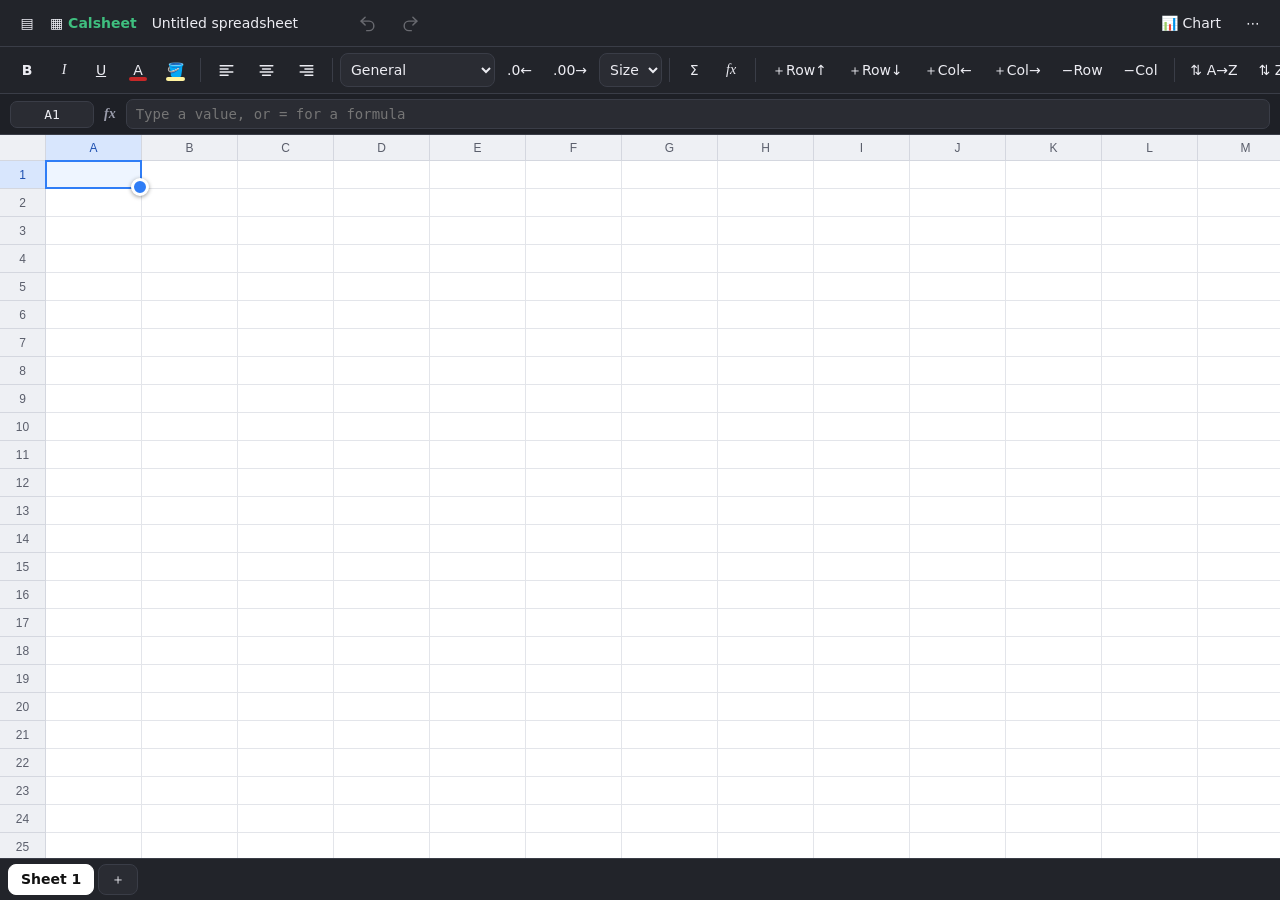
<file: calsheet.html>
<!doctype html>
<html lang="en-GB">
<head>
<meta charset="utf-8">
<meta name="viewport" content="width=device-width, initial-scale=1, viewport-fit=cover, user-scalable=no">
<meta name="apple-mobile-web-app-capable" content="yes">
<title>Calsheet · Psi Phi Studio</title>
<link rel="icon" href="icon.svg" type="image/svg+xml">
<link rel="apple-touch-icon" href="apple-touch-icon.png">
<style>
:root{--bg:#18191d;--bar:#22242a;--panel:#2a2c33;--panel2:#33363e;--ink:#ececf2;--muted:#9a9cab;--rule:#3a3d47;--accent:#3fbf7f;--sel:#2f7df6}
*{box-sizing:border-box}
html,body{margin:0;height:100%;background:var(--bg);color:var(--ink);font:14px/1.35 -apple-system,BlinkMacSystemFont,"SF Pro Text",system-ui,sans-serif;overflow:hidden;-webkit-tap-highlight-color:transparent}
button,select,input{font:inherit;color:inherit}
#app{position:fixed;inset:0;display:flex;flex-direction:column}
#top{display:flex;align-items:center;gap:6px;padding:calc(6px + env(safe-area-inset-top)) 10px 6px;background:var(--bar);border-bottom:1px solid var(--rule)}
.brand{font-weight:700;white-space:nowrap}.brand b{color:var(--accent)}
#bookName{background:transparent;border:1px solid transparent;border-radius:8px;padding:5px 8px;width:200px}
#bookName:focus{border-color:var(--rule);background:var(--panel)}
.grow{flex:1}
.tb{flex:none;display:inline-grid;place-items:center;min-width:34px;height:34px;padding:0 8px;border-radius:8px;border:1px solid transparent;background:transparent;cursor:pointer;white-space:nowrap}
.tb:hover{background:var(--panel2)}
.tb.on{background:var(--panel2);border-color:var(--accent);color:var(--accent)}
.tb:disabled{opacity:.35}
.tb svg{width:19px;height:19px;fill:none;stroke:currentColor;stroke-width:1.8;stroke-linecap:round;stroke-linejoin:round}
#ribbon{display:flex;align-items:center;gap:3px;padding:6px 10px;background:var(--bar);border-bottom:1px solid var(--rule);overflow-x:auto;scrollbar-width:none}
#ribbon::-webkit-scrollbar{display:none}
#ribbon select{background:var(--panel);border:1px solid var(--rule);border-radius:8px;padding:5px 6px;height:34px}
.sep{width:1px;height:24px;background:var(--rule);margin:0 4px;flex:none}
.sw{position:relative}.sw i{position:absolute;left:7px;right:7px;bottom:5px;height:4px;border-radius:2px}
#fbar{display:flex;align-items:center;gap:6px;padding:5px 10px;background:#1e2026;border-bottom:1px solid var(--rule)}
#nameBox{width:84px;text-align:center;background:var(--panel);border:1px solid var(--rule);border-radius:7px;padding:5px;font:13px ui-monospace,Menlo,monospace}
#fx{font:italic 600 14px Georgia,serif;color:var(--muted);padding:0 4px}
#formula{flex:1;background:var(--panel);border:1px solid var(--rule);border-radius:7px;padding:6px 9px;font:14px ui-monospace,Menlo,monospace}
#main{flex:1;display:flex;min-height:0}
#gridWrap{flex:1;overflow:auto;position:relative;background:#fff;-webkit-overflow-scrolling:touch;touch-action:pan-x pan-y}
#gridInner{position:relative;display:inline-block}
#grid{border-collapse:separate;border-spacing:0;table-layout:fixed;color:#1c1c20;font:14px -apple-system,"Helvetica Neue",Arial,sans-serif;-webkit-user-select:none;user-select:none}
#grid th{position:sticky;background:#eef0f4;color:#5a5e6b;font:500 12px -apple-system,sans-serif;border-right:1px solid #d4d7df;border-bottom:1px solid #d4d7df;z-index:2;cursor:pointer}
#grid thead th{top:0;height:26px;text-align:center}
#grid tbody th{left:0;width:46px;text-align:center;z-index:1}
#grid thead th.corner{left:0;z-index:3}
#grid th.hl{background:#d8e6fd;color:#1d4fb0}
#grid td{height:28px;padding:0 6px;border-right:1px solid #e3e5ea;border-bottom:1px solid #e3e5ea;white-space:nowrap;overflow:hidden;text-overflow:ellipsis;cursor:cell;background:#fff}
#grid td.num{text-align:right}
#grid td.err{color:#c62828}
#grid td.bool{text-align:center}
.rz{position:absolute;top:0;right:-4px;width:9px;height:100%;cursor:col-resize;z-index:4;touch-action:none}
#selBox{position:absolute;border:2px solid var(--sel);background:rgba(47,125,246,.08);pointer-events:none;z-index:5}
#selBox .knob{position:absolute;right:-9px;bottom:-9px;width:18px;height:18px;border-radius:50%;background:var(--sel);border:3px solid #fff;pointer-events:auto;touch-action:none;cursor:nwse-resize;box-shadow:0 1px 4px rgba(0,0,0,.4)}
#selBox.lift{box-shadow:0 10px 26px rgba(0,0,0,.35);background:rgba(47,125,246,.16)}
#selBox .edge{position:absolute;pointer-events:auto;cursor:move;touch-action:none}
#selBox .edge.t{left:0;right:0;top:-5px;height:9px}#selBox .edge.b{left:0;right:12px;bottom:-5px;height:9px}#selBox .edge.l{top:0;bottom:0;left:-5px;width:9px}#selBox .edge.r{top:0;bottom:12px;right:-5px;width:9px}
#ghost{position:absolute;border:2px dashed var(--sel);background:rgba(47,125,246,.12);pointer-events:none;z-index:7;display:none}
#actBar{position:absolute;z-index:8;display:none;gap:2px;padding:4px;background:#1c1d22;border-radius:12px;box-shadow:0 10px 26px rgba(0,0,0,.45);white-space:nowrap}
#actBar button{border:0;background:transparent;color:#fff;font:600 13px -apple-system,sans-serif;padding:8px 10px;border-radius:8px;cursor:pointer}
#actBar button:hover,#actBar button:active{background:#33363e}
#actBar i{width:1px;background:#44474f;margin:4px 2px;display:inline-block;align-self:stretch}
#refBox{position:absolute;border:2px dashed #e0782f;pointer-events:none;z-index:5;display:none}
#cellEd{position:absolute;z-index:6;border:2px solid var(--sel);padding:0 5px;font:14px -apple-system,"Helvetica Neue",Arial,sans-serif;color:#111;background:#fff;outline:none;display:none;box-shadow:0 2px 10px rgba(0,0,0,.25)}
#tabs{display:flex;align-items:center;gap:4px;padding:5px 8px calc(5px + env(safe-area-inset-bottom));background:var(--bar);border-top:1px solid var(--rule);overflow-x:auto}
.tab{border:1px solid var(--rule);background:var(--panel);border-radius:8px;padding:5px 12px;cursor:pointer;white-space:nowrap}
.tab.on{background:#fff;color:#111;border-color:#fff;font-weight:600}
#stat{margin-left:auto;color:var(--muted);font-size:12px;white-space:nowrap;padding-left:12px}
#chartPane{width:360px;flex:none;background:var(--panel);border-left:1px solid var(--rule);display:none;flex-direction:column;gap:8px;padding:10px;overflow:auto}
#chartPane.show{display:flex}
#chartPane canvas{width:100%;height:240px;background:#15161a;border-radius:10px}
#chartPane label{display:flex;align-items:center;gap:8px;font-size:13px;color:var(--muted)}
#chartPane label input,#chartPane label select{flex:1;background:var(--panel2);border:1px solid var(--rule);border-radius:7px;padding:5px 7px}
.seg{display:flex;flex-wrap:wrap;gap:3px}
.seg button{border:1px solid var(--rule);background:var(--panel2);border-radius:8px;padding:5px 9px;cursor:pointer;font-size:13px}
.seg button.on{background:var(--accent);border-color:var(--accent);color:#06210f;font-weight:600}
.pop{position:fixed;z-index:30;background:var(--panel);border:1px solid var(--rule);border-radius:14px;box-shadow:0 16px 36px rgba(0,0,0,.5);padding:8px;max-height:calc(100vh - 100px);overflow:auto}
.pop .mi{display:flex;width:100%;gap:10px;align-items:baseline;border:0;background:transparent;padding:8px 10px;border-radius:8px;cursor:pointer;text-align:left}
.pop .mi:hover{background:var(--panel2)}
.pop .mi code{font:600 13px ui-monospace,Menlo,monospace;color:var(--accent);min-width:110px}
.pop .mi small{color:var(--muted)}
.pop .cap{font-size:11px;letter-spacing:.06em;text-transform:uppercase;color:var(--muted);padding:6px 10px 2px}
.pop hr{border:0;border-top:1px solid var(--rule);margin:4px}
.swatches{display:grid;grid-template-columns:repeat(8,26px);gap:5px}
.swatches i{width:26px;height:26px;border-radius:6px;cursor:pointer;border:1px solid rgba(0,0,0,.35)}
.btn{border:1px solid var(--rule);background:var(--panel2);border-radius:9px;padding:7px 12px;cursor:pointer}
.btn.primary{background:var(--accent);border-color:var(--accent);color:#06210f;font-weight:600}
.btn.sm{padding:4px 9px;font-size:12px}
dialog{background:var(--panel);color:var(--ink);border:1px solid var(--rule);border-radius:18px;padding:0;width:min(560px,94vw)}
dialog::backdrop{background:rgba(0,0,0,.55)}
.dlg{padding:18px;display:flex;flex-direction:column;gap:12px}
.dlg h2{margin:0;font-size:19px}
.choice{display:flex;flex-direction:column;gap:8px}
.choice button{padding:12px 14px;border-radius:12px;border:1px solid var(--rule);background:var(--panel2);cursor:pointer;text-align:left}
.choice button.on{border-color:var(--accent);background:#1d3d2c}
.choice b{display:block}.choice small{color:var(--muted)}
.small{font-size:12px;color:var(--muted)}
.row{display:flex;gap:8px;align-items:center;flex-wrap:wrap}
#toast{position:fixed;left:50%;bottom:64px;transform:translateX(-50%);background:rgba(10,10,14,.94);border:1px solid var(--rule);padding:8px 14px;border-radius:999px;font-size:13px;opacity:0;transition:opacity .25s;pointer-events:none;z-index:50;max-width:90vw;text-align:center}
#toast.show{opacity:1}
#gallery{position:fixed;inset:0;background:#131417;z-index:40;padding:16px;padding-top:calc(16px + env(safe-area-inset-top));overflow:auto}
#gallery[hidden]{display:none}
#gallery header{display:flex;align-items:center;gap:10px;margin-bottom:16px}
#gallery h1{margin:0;font-size:26px}
#glist{display:grid;grid-template-columns:repeat(auto-fill,minmax(200px,1fr));gap:14px}
.gcard{background:var(--panel);border:1px solid var(--rule);border-radius:12px;padding:12px;cursor:pointer;position:relative}
.gcard small{color:var(--muted)}
.gcard .del{position:absolute;right:6px;top:6px;border:0;border-radius:999px;width:28px;height:28px;background:rgba(0,0,0,.5);color:#fff;cursor:pointer}
body.embed #galleryBtn{display:none}
@media (max-width:760px){#chartPane{position:fixed;right:0;top:120px;bottom:50px;z-index:20;width:min(360px,92vw)}#bookName{width:120px}}
</style>
</head>
<body>
<div id="app">
  <header id="top">
    <button class="tb" id="galleryBtn" title="All spreadsheets">▤</button>
    <span class="brand">▦ <b>Calsheet</b></span>
    <input id="bookName" aria-label="Spreadsheet name" maxlength="60">
    <button class="tb" id="undoBtn" title="Undo (two-finger tap)"><svg viewBox="0 0 24 24"><path d="M9 14L4 9l5-5"/><path d="M4 9h10a6 6 0 0 1 0 12h-3"/></svg></button>
    <button class="tb" id="redoBtn" title="Redo (three-finger tap)"><svg viewBox="0 0 24 24"><path d="M15 14l5-5-5-5"/><path d="M20 9H10a6 6 0 0 0 0 12h3"/></svg></button>
    <span class="grow"></span>
    <button class="tb" id="chartBtn" title="Chart from the selected cells">📊 Chart</button>
    <button class="tb" id="menuBtn" title="Spreadsheet">⋯</button>
  </header>
  <div id="ribbon"></div>
  <div id="fbar"><input id="nameBox" aria-label="Cell" title="Type a cell or range, e.g. B4 or A1:C10"><span id="fx">fx</span><input id="formula" aria-label="Contents" autocomplete="off" autocapitalize="off" spellcheck="false" placeholder="Type a value, or = for a formula"></div>
  <div id="main">
    <div id="gridWrap"><div id="gridInner"><table id="grid"></table><div id="selBox"><span class="edge t" title="Drag to move"></span><span class="edge b" title="Drag to move"></span><span class="edge l" title="Drag to move"></span><span class="edge r" title="Drag to move"></span><span class="knob" title="Drag to select more cells"></span></div><div id="ghost"></div><div id="actBar" role="toolbar" aria-label="Cell actions"></div><div id="refBox"></div><input id="cellEd" autocomplete="off" autocapitalize="off" spellcheck="false"></div></div>
    <aside id="chartPane"></aside>
  </div>
  <div id="tabs"></div>
</div>
<div id="gallery" hidden><header><h1>▦ Calsheet</h1><span class="grow"></span><button class="btn primary" id="gNew">＋ New spreadsheet</button></header><div id="glist"></div></div>
<div id="toast" role="status"></div>
<script>
'use strict';
(() => {
  const $ = s => document.querySelector(s);
  const h = (tag, attrs, ...kids) => { const e = document.createElement(tag); for (const [k, v] of Object.entries(attrs || {})) { if (v == null || v === false) continue; if (k.startsWith('on')) e.addEventListener(k.slice(2), v); else if (k === 'class') e.className = v; else if (k === 'style') e.style.cssText = v; else if (k in e && k !== 'list') try { e[k] = v; } catch (x) { e.setAttribute(k, v); } else e.setAttribute(k, v); } for (const c of kids.flat()) if (c != null) e.append(c.nodeType ? c : String(c)); return e; };
  const clamp = (v, a, b) => Math.max(a, Math.min(b, v));
  const uid = () => Date.now().toString(36) + Math.random().toString(36).slice(2, 7);
  let tt = 0; const toast = (m, ms) => { const t = $('#toast'); t.textContent = m; t.classList.add('show'); clearTimeout(tt); tt = setTimeout(() => t.classList.remove('show'), ms || 2200); };
  const QS = new URLSearchParams(location.search), EMBED = QS.has('embed');
  if (EMBED) document.body.classList.add('embed');

  /* ================= addresses ================= */
  const colName = i => { let s = ''; i++; while (i > 0) { const m = (i - 1) % 26; s = String.fromCharCode(65 + m) + s; i = Math.floor((i - 1) / 26); } return s; };
  const colIndex = s => { let n = 0; for (const ch of s.toUpperCase()) n = n * 26 + ch.charCodeAt(0) - 64; return n - 1; };
  const addr = (r, c) => colName(c) + (r + 1);
  const parseAddr = a => { const m = /^\$?([A-Za-z]{1,3})\$?(\d+)$/.exec(a); return m ? { r: +m[2] - 1, c: colIndex(m[1]) } : null; };

  /* ================= book ================= */
  let book = null, sh = null;     // current sheet
  const newSheet = name => ({ id: 'S' + uid(), name, cells: {}, cw: {}, nr: 200, nc: 26 });
  const newBook = () => ({ id: 'book_' + uid(), name: 'Untitled spreadsheet', sheets: [newSheet('Sheet 1')], active: 0, chart: { kind: 'bar', title: '', xl: '', yl: '' }, created: Date.now(), updated: Date.now() });
  const cellAt = (s, r, c) => s.cells[addr(r, c)];
  const sheetByName = n => book.sheets.find(s => s.name.toLowerCase() === String(n).toLowerCase());

  /* ================= formula engine ================= */
  class Err { constructor(e) { this.e = e; } toString() { return this.e; } }
  const E = { div: new Err('#DIV/0!'), val: new Err('#VALUE!'), ref: new Err('#REF!'), name: new Err('#NAME?'), na: new Err('#N/A'), num: new Err('#NUM!'), cyc: new Err('#CYCLE!') };
  const isErr = v => v instanceof Err;
  function tokenize(src) {
    const T = []; let i = 0;
    const RE_REF = /^(?:('(?:[^']|'')+'|[A-Za-z_][\w.]*)!)?(\$?[A-Za-z]{1,3}\$?\d+)(?::(\$?[A-Za-z]{1,3}\$?\d+))?/;
    while (i < src.length) {
      const ch = src[i];
      if (/\s/.test(ch)) { i++; continue; }
      if (ch === '"') { let j = i + 1, s = ''; while (j < src.length) { if (src[j] === '"') { if (src[j + 1] === '"') { s += '"'; j += 2; continue; } break; } s += src[j++]; } T.push({ t: 'str', v: s }); i = j + 1; continue; }
      const num = /^(\d+\.?\d*|\.\d+)(e[+-]?\d+)?/i.exec(src.slice(i)); if (num && !/[A-Za-z_]/.test(src[i + num[0].length] || '')) { T.push({ t: 'num', v: parseFloat(num[0]) }); i += num[0].length; continue; }
      const rest = src.slice(i), rm = RE_REF.exec(rest);
      if (rm && !/^[\w(]/.test(rest.slice(rm[0].length)) ) { T.push({ t: 'ref', sheet: rm[1] ? rm[1].replace(/^'|'$/g, '').replace(/''/g, "'") : null, a: rm[2], b: rm[3] || null }); i += rm[0].length; continue; }
      const id = /^[A-Za-z_][\w.]*/.exec(rest);
      if (id) { const w = id[0].toUpperCase(); i += id[0].length; if (src[i] === '(') { T.push({ t: 'fn', v: w }); i++; } else if (w === 'TRUE' || w === 'FALSE') T.push({ t: 'bool', v: w === 'TRUE' }); else T.push({ t: 'name', v: w }); continue; }
      const two = src.substr(i, 2); if (['<=', '>=', '<>'].includes(two)) { T.push({ t: 'op', v: two }); i += 2; continue; }
      if ('+-*/^&=<>(),%:;'.includes(ch)) { T.push({ t: ch === '(' || ch === ')' || ch === ',' || ch === ';' ? ch === ';' ? ',' : ch : 'op', v: ch }); i++; continue; }
      throw E.name;
    }
    return T;
  }
  function parse(src) {
    const T = tokenize(src); let p = 0;
    const peek = () => T[p], next = () => T[p++], isOp = (...o) => T[p] && T[p].t === 'op' && o.includes(T[p].v);
    const cmp = () => { let a = cat(); while (isOp('=', '<>', '<', '>', '<=', '>=')) { const o = next().v; a = { k: 'bin', o, a, b: cat() }; } return a; };
    const cat = () => { let a = add(); while (isOp('&')) { next(); a = { k: 'bin', o: '&', a, b: add() }; } return a; };
    const add = () => { let a = mul(); while (isOp('+', '-')) { const o = next().v; a = { k: 'bin', o, a, b: mul() }; } return a; };
    const mul = () => { let a = pow(); while (isOp('*', '/')) { const o = next().v; a = { k: 'bin', o, a, b: pow() }; } return a; };
    const pow = () => { let a = un(); while (isOp('^')) { next(); a = { k: 'bin', o: '^', a, b: un() }; } return a; };
    const un = () => { if (isOp('-')) { next(); return { k: 'neg', a: un() }; } if (isOp('+')) { next(); return un(); } let a = prim(); while (isOp('%')) { next(); a = { k: 'pct', a }; } return a; };
    const prim = () => {
      const t = next(); if (!t) throw E.val;
      if (t.t === 'num') return { k: 'num', v: t.v }; if (t.t === 'str') return { k: 'str', v: t.v }; if (t.t === 'bool') return { k: 'bool', v: t.v };
      if (t.t === 'ref') return { k: 'ref', sheet: t.sheet, a: t.a, b: t.b };
      if (t.t === 'name') return { k: 'name', v: t.v };
      if (t.t === '(') { const e = cmp(); if (!peek() || next().t !== ')') throw E.val; return e; }
      if (t.t === 'fn') { const args = []; if (peek() && peek().t === ')') { next(); return { k: 'fn', v: t.v, args }; } for (; ;) { if (peek() && (peek().t === ',' || peek().t === ')')) args.push({ k: 'blank' }); else args.push(cmp()); const s = next(); if (!s) throw E.val; if (s.t === ')') break; if (s.t !== ',') throw E.val; } return { k: 'fn', v: t.v, args }; }
      throw E.val;
    };
    const e = cmp(); if (p < T.length) throw E.val; return e;
  }
  const astCache = new Map();
  const astOf = src => { let a = astCache.get(src); if (!a) { try { a = parse(src); } catch (e) { a = { k: 'err', e: isErr(e) ? e : E.val }; } if (astCache.size > 5000) astCache.clear(); astCache.set(src, a); } return a; };
  // values: number | string | boolean | Err | null (blank) | {arr:[[...]]}
  let memo = new Map(), visiting = new Set();
  function literal(raw) {
    if (raw == null || raw === '') return null;
    const s = String(raw).trim();
    if (/^[-+]?(\d+\.?\d*|\.\d+)(e[-+]?\d+)?$/i.test(s)) return parseFloat(s);
    if (/^[-+]?\d+(\.\d+)?%$/.test(s)) return parseFloat(s) / 100;
    if (/^(true|false)$/i.test(s)) return /^true$/i.test(s);
    return String(raw);
  }
  function valueOf(sheet, r, c) {
    const key = sheet.id + '|' + r + '|' + c; if (memo.has(key)) return memo.get(key);
    const cell = sheet.cells[addr(r, c)]; if (!cell || cell.v == null || cell.v === '') return null;
    let v;
    if (typeof cell.v === 'string' && cell.v[0] === '=' && cell.v.length > 1) {
      if (visiting.has(key)) return E.cyc; visiting.add(key);
      try { v = evalNode(astOf(cell.v.slice(1)), sheet); if (v && v.arr) v = v.arr[0] ? v.arr[0][0] : null; if (v == null) v = 0; } catch (e) { v = isErr(e) ? e : E.val; }
      visiting.delete(key);
    } else v = literal(cell.v);
    memo.set(key, v); return v;
  }
  function rangeVals(sheet, a, b) {
    const A = parseAddr(a), B = b ? parseAddr(b) : A; if (!A || !B) throw E.ref;
    const r0 = Math.min(A.r, B.r), r1 = Math.max(A.r, B.r), c0 = Math.min(A.c, B.c), c1 = Math.max(A.c, B.c), arr = [];
    for (let r = r0; r <= r1; r++) { const row = []; for (let c = c0; c <= c1; c++) row.push(valueOf(sheet, r, c)); arr.push(row); }
    return { arr };
  }
  const toNum = v => { if (isErr(v)) throw v; if (v == null || v === '') return 0; if (typeof v === 'boolean') return v ? 1 : 0; if (typeof v === 'number') return v; const n = literal(v); if (typeof n === 'number') return n; const d = parseDate(v); if (d != null) return d; throw E.val; };
  const toStr = v => { if (isErr(v)) throw v; if (v == null) return ''; if (typeof v === 'boolean') return v ? 'TRUE' : 'FALSE'; if (typeof v === 'number') return fmtGeneral(v); return String(v); };
  const toBool = v => { if (isErr(v)) throw v; if (typeof v === 'string') { if (/^true$/i.test(v)) return true; if (/^false$/i.test(v)) return false; throw E.val; } return !!v; };
  const scalar = v => v && v.arr ? (v.arr[0] ? v.arr[0][0] : null) : v;
  function evalNode(n, sheet) {
    switch (n.k) {
      case 'num': case 'str': case 'bool': return n.v;
      case 'blank': return null;
      case 'err': throw n.e;
      case 'name': throw E.name;
      case 'ref': { const s = n.sheet ? sheetByName(n.sheet) : sheet; if (!s) throw E.ref; if (n.b) return rangeVals(s, n.a, n.b); const A = parseAddr(n.a); if (!A) throw E.ref; const v = valueOf(s, A.r, A.c); if (isErr(v)) throw v; return v; }
      case 'neg': return -toNum(scalar(evalNode(n.a, sheet)));
      case 'pct': return toNum(scalar(evalNode(n.a, sheet))) / 100;
      case 'bin': {
        const a = scalar(evalNode(n.a, sheet)), b = scalar(evalNode(n.b, sheet));
        switch (n.o) {
          case '+': return toNum(a) + toNum(b); case '-': return toNum(a) - toNum(b); case '*': return toNum(a) * toNum(b);
          case '/': { const d = toNum(b); if (d === 0) throw E.div; return toNum(a) / d; }
          case '^': { const r = Math.pow(toNum(a), toNum(b)); if (!isFinite(r)) throw E.num; return r; }
          case '&': return toStr(a) + toStr(b);
          default: { if (isErr(a)) throw a; if (isErr(b)) throw b; const A = a == null ? (typeof b === 'string' ? '' : 0) : a, B = b == null ? (typeof a === 'string' ? '' : 0) : b; let c; if (typeof A === 'string' && typeof B === 'string') c = A.toLowerCase() < B.toLowerCase() ? -1 : A.toLowerCase() > B.toLowerCase() ? 1 : 0; else if (typeof A === 'string') c = 1; else if (typeof B === 'string') c = -1; else c = A < B ? -1 : A > B ? 1 : 0; return { '=': c === 0, '<>': c !== 0, '<': c < 0, '>': c > 0, '<=': c <= 0, '>=': c >= 0 }[n.o]; }
        }
      }
      case 'fn': {
        const F = FN[n.v]; if (!F) throw E.name;
        if (F.lazy) return F(n.args, sheet);
        return F(...n.args.map(a => evalNode(a, sheet)));
      }
    }
    throw E.val;
  }
  // helpers for functions
  const flat = args => { const out = []; for (const a of args) { if (a && a.arr) for (const row of a.arr) for (const v of row) out.push({ v, fromRange: true }); else out.push({ v: a, fromRange: false }); } return out; };
  const nums = args => { const out = []; for (const { v, fromRange } of flat(args)) { if (isErr(v)) throw v; if (fromRange) { if (typeof v === 'number') out.push(v); } else if (v != null) out.push(toNum(v)); } return out; };
  const vecs = a => (a && a.arr ? a.arr.flat() : [a]);
  const crit = c => {
    if (typeof c === 'number') return v => typeof v === 'number' && v === c;
    const s = String(c ?? ''), m = /^(<=|>=|<>|<|>|=)?(.*)$/.exec(s), op = m[1] || '=', rhs = m[2], n = literal(rhs);
    if (typeof n === 'number') return v => { const x = typeof v === 'number' ? v : literal(v); if (typeof x !== 'number') return op === '<>'; return { '=': x === n, '<>': x !== n, '<': x < n, '>': x > n, '<=': x <= n, '>=': x >= n }[op]; };
    const re = new RegExp('^' + rhs.replace(/[.+^${}()|[\]\\]/g, '\\$&').replace(/\*/g, '.*').replace(/\?/g, '.') + '$', 'i');
    return v => { const t = v == null ? '' : String(v); return op === '<>' ? !re.test(t) : op === '=' ? re.test(t) : false; };
  };
  const mean = a => a.reduce((s, x) => s + x, 0) / a.length;
  const variance = (a, pop) => { if (a.length < (pop ? 1 : 2)) throw E.div; const m = mean(a); return a.reduce((s, x) => s + (x - m) ** 2, 0) / (a.length - (pop ? 0 : 1)); };
  const pairs = (A, B) => { const x = vecs(A), y = vecs(B); if (x.length !== y.length) throw E.na; const X = [], Y = []; for (let i = 0; i < x.length; i++) if (typeof x[i] === 'number' && typeof y[i] === 'number') { X.push(x[i]); Y.push(y[i]); } return [X, Y]; };
  const lnGamma = z => { const g = [676.5203681218851, -1259.1392167224028, 771.32342877765313, -176.61502916214059, 12.507343278686905, -0.13857109526572012, 9.9843695780195716e-6, 1.5056327351493116e-7]; if (z < 0.5) return Math.log(Math.PI / Math.abs(Math.sin(Math.PI * z))) - lnGamma(1 - z); z -= 1; let x = 0.99999999999980993; for (let i = 0; i < 8; i++) x += g[i] / (z + i + 1); const t = z + 7.5; return 0.5 * Math.log(2 * Math.PI) + (z + 0.5) * Math.log(t) - t + Math.log(x); };
  function betacf(a, b, x) { let qab = a + b, qap = a + 1, qam = a - 1, c = 1, d = 1 - qab * x / qap; if (Math.abs(d) < 1e-30) d = 1e-30; d = 1 / d; let hh = d; for (let m = 1; m <= 200; m++) { const m2 = 2 * m; let aa = m * (b - m) * x / ((qam + m2) * (a + m2)); d = 1 + aa * d; if (Math.abs(d) < 1e-30) d = 1e-30; c = 1 + aa / c; if (Math.abs(c) < 1e-30) c = 1e-30; d = 1 / d; hh *= d * c; aa = -(a + m) * (qab + m) * x / ((a + m2) * (qap + m2)); d = 1 + aa * d; if (Math.abs(d) < 1e-30) d = 1e-30; c = 1 + aa / c; if (Math.abs(c) < 1e-30) c = 1e-30; d = 1 / d; const del = d * c; hh *= del; if (Math.abs(del - 1) < 3e-14) break; } return hh; }
  const ibeta = (x, a, b) => { if (x <= 0) return 0; if (x >= 1) return 1; const bt = Math.exp(lnGamma(a + b) - lnGamma(a) - lnGamma(b) + a * Math.log(x) + b * Math.log(1 - x)); return x < (a + 1) / (a + b + 2) ? bt * betacf(a, b, x) / a : 1 - bt * betacf(b, a, 1 - x) / b; };
  const tTwoTail = (t, df) => ibeta(df / (df + t * t), df / 2, 0.5);
  const erf = x => { const s = Math.sign(x); x = Math.abs(x); const t = 1 / (1 + 0.3275911 * x), y = 1 - (((((1.061405429 * t - 1.453152027) * t) + 1.421413741) * t - 0.284496736) * t + 0.254829592) * t * Math.exp(-x * x); return s * y; };
  const normCdf = z => 0.5 * (1 + erf(z / Math.SQRT2));
  const normInv = p => { if (p <= 0 || p >= 1) throw E.num; const a = [-3.969683028665376e1, 2.209460984245205e2, -2.759285104469687e2, 1.383577518672690e2, -3.066479806614716e1, 2.506628277459239], b = [-5.447609879822406e1, 1.615858368580409e2, -1.556989798598866e2, 6.680131188771972e1, -1.328068155288572e1], c = [-7.784894002430293e-3, -3.223964580411365e-1, -2.400758277161838, -2.549732539343734, 4.374664141464968, 2.938163982698783], d = [7.784695709041462e-3, 3.224671290700398e-1, 2.445134137142996, 3.754408661907416]; const pl = 0.02425; let q, r; if (p < pl) { q = Math.sqrt(-2 * Math.log(p)); return (((((c[0] * q + c[1]) * q + c[2]) * q + c[3]) * q + c[4]) * q + c[5]) / ((((d[0] * q + d[1]) * q + d[2]) * q + d[3]) * q + 1); } if (p <= 1 - pl) { q = p - 0.5; r = q * q; return (((((a[0] * r + a[1]) * r + a[2]) * r + a[3]) * r + a[4]) * r + a[5]) * q / (((((b[0] * r + b[1]) * r + b[2]) * r + b[3]) * r + b[4]) * r + 1); } q = Math.sqrt(-2 * Math.log(1 - p)); return -(((((c[0] * q + c[1]) * q + c[2]) * q + c[3]) * q + c[4]) * q + c[5]) / ((((d[0] * q + d[1]) * q + d[2]) * q + d[3]) * q + 1); };
  // dates are day numbers (1 = 1 Jan 1900, as in other spreadsheets)
  const EPOCH = Date.UTC(1899, 11, 30), DAY = 864e5;
  const serial = (y, m, d) => (Date.UTC(y, m - 1, d) - EPOCH) / DAY;
  const fromSerial = n => new Date(EPOCH + Math.round(n * DAY));
  function parseDate(s) { s = String(s).trim(); let m = /^(\d{1,2})[\/.-](\d{1,2})[\/.-](\d{2,4})$/.exec(s); if (m) { let y = +m[3]; if (y < 100) y += 2000; return serial(y, +m[2], +m[1]); } m = /^(\d{4})-(\d{1,2})-(\d{1,2})$/.exec(s); if (m) return serial(+m[1], +m[2], +m[3]); return null; }
  const lazyIf = (args, s) => { const c = toBool(scalar(evalNode(args[0], s))); return evalNode(c ? args[1] : (args[2] || { k: 'bool', v: false }), s); };
  lazyIf.lazy = true;
  const lazyIfErr = (args, s) => { try { const v = evalNode(args[0], s); if (isErr(scalar(v))) throw scalar(v); return v; } catch (e) { if (isErr(e)) return evalNode(args[1], s); throw e; } };
  lazyIfErr.lazy = true;
  const lookupIdx = (x, list, exact) => { x = scalar(x); if (exact) { const xs = typeof x === 'string' ? x.toLowerCase() : x; const i = list.findIndex(v => (typeof v === 'string' ? v.toLowerCase() : v) === xs); if (i < 0) throw E.na; return i; } let best = -1; for (let i = 0; i < list.length; i++) { if (typeof list[i] === typeof x && list[i] <= x) best = i; } if (best < 0) throw E.na; return best; };
  const FN = {
    SUM: (...a) => nums(a).reduce((s, x) => s + x, 0), AVERAGE: (...a) => { const n = nums(a); if (!n.length) throw E.div; return mean(n); }, MIN: (...a) => { const n = nums(a); return n.length ? Math.min(...n) : 0; }, MAX: (...a) => { const n = nums(a); return n.length ? Math.max(...n) : 0; },
    COUNT: (...a) => flat(a).filter(({ v }) => typeof v === 'number').length, COUNTA: (...a) => flat(a).filter(({ v }) => v != null && v !== '').length, COUNTBLANK: (...a) => flat(a).filter(({ v }) => v == null || v === '').length,
    PRODUCT: (...a) => nums(a).reduce((s, x) => s * x, 1), SUMSQ: (...a) => nums(a).reduce((s, x) => s + x * x, 0),
    MEDIAN: (...a) => { const n = nums(a).sort((x, y) => x - y); if (!n.length) throw E.num; const m = n.length >> 1; return n.length % 2 ? n[m] : (n[m - 1] + n[m]) / 2; },
    MODE: (...a) => { const n = nums(a), f = new Map(); let best = null, bc = 1; for (const x of n) { const c = (f.get(x) || 0) + 1; f.set(x, c); if (c > bc) { bc = c; best = x; } } if (best == null) throw E.na; return best; },
    STDEV: (...a) => Math.sqrt(variance(nums(a))), 'STDEV.S': (...a) => Math.sqrt(variance(nums(a))), 'STDEV.P': (...a) => Math.sqrt(variance(nums(a), true)), STDEVP: (...a) => Math.sqrt(variance(nums(a), true)),
    VAR: (...a) => variance(nums(a)), 'VAR.S': (...a) => variance(nums(a)), 'VAR.P': (...a) => variance(nums(a), true),
    GEOMEAN: (...a) => { const n = nums(a); if (n.some(x => x <= 0)) throw E.num; return Math.exp(mean(n.map(Math.log))); },
    SEM: (...a) => { const n = nums(a); return Math.sqrt(variance(n)) / Math.sqrt(n.length); },
    LARGE: (r, k) => { const n = nums([r]).sort((x, y) => y - x), i = toNum(k) - 1; if (i < 0 || i >= n.length) throw E.num; return n[i]; }, SMALL: (r, k) => { const n = nums([r]).sort((x, y) => x - y), i = toNum(k) - 1; if (i < 0 || i >= n.length) throw E.num; return n[i]; },
    RANK: (x, r, o) => { const n = nums([r]), v = toNum(x), asc = o != null && toNum(o) !== 0; const s = n.slice().sort((a, b) => asc ? a - b : b - a), i = s.indexOf(v); if (i < 0) throw E.na; return i + 1; },
    IF: lazyIf, IFERROR: lazyIfErr, AND: (...a) => flat(a).every(({ v }) => toBool(v)), OR: (...a) => flat(a).some(({ v }) => toBool(v)), NOT: a => !toBool(scalar(a)), XOR: (...a) => flat(a).filter(({ v }) => toBool(v)).length % 2 === 1,
    ROUND: (x, d) => { const k = Math.pow(10, toNum(d)); return Math.round(toNum(x) * k + (toNum(x) >= 0 ? 1e-9 : -1e-9)) / k; }, ROUNDUP: (x, d) => { const k = Math.pow(10, toNum(d)), v = toNum(x); return Math.sign(v) * Math.ceil(Math.abs(v) * k - 1e-9) / k; }, ROUNDDOWN: (x, d) => { const k = Math.pow(10, toNum(d)), v = toNum(x); return Math.sign(v) * Math.floor(Math.abs(v) * k + 1e-9) / k; },
    INT: x => Math.floor(toNum(x)), TRUNC: x => Math.trunc(toNum(x)), ABS: x => Math.abs(toNum(x)), SIGN: x => Math.sign(toNum(x)),
    SQRT: x => { const v = toNum(x); if (v < 0) throw E.num; return Math.sqrt(v); }, POWER: (x, y) => Math.pow(toNum(x), toNum(y)), EXP: x => Math.exp(toNum(x)),
    LN: x => { const v = toNum(x); if (v <= 0) throw E.num; return Math.log(v); }, LOG10: x => { const v = toNum(x); if (v <= 0) throw E.num; return Math.log10(v); }, LOG: (x, b) => { const v = toNum(x), B = b == null ? 10 : toNum(b); if (v <= 0 || B <= 0) throw E.num; return Math.log(v) / Math.log(B); },
    PI: () => Math.PI, MOD: (x, y) => { const d = toNum(y); if (d === 0) throw E.div; const v = toNum(x); return v - d * Math.floor(v / d); }, CEILING: (x, s) => { const k = s == null ? 1 : toNum(s); return Math.ceil(toNum(x) / k) * k; }, FLOOR: (x, s) => { const k = s == null ? 1 : toNum(s); return Math.floor(toNum(x) / k) * k; },
    FACT: x => { let n = Math.floor(toNum(x)), f = 1; if (n < 0) throw E.num; while (n > 1) f *= n--; return f; }, RAND: () => Math.random(), RANDBETWEEN: (a, b) => Math.floor(toNum(a) + Math.random() * (toNum(b) - toNum(a) + 1)),
    SIN: x => Math.sin(toNum(x)), COS: x => Math.cos(toNum(x)), TAN: x => Math.tan(toNum(x)), ASIN: x => Math.asin(toNum(x)), ACOS: x => Math.acos(toNum(x)), ATAN: x => Math.atan(toNum(x)), ATAN2: (x, y) => Math.atan2(toNum(y), toNum(x)), DEGREES: x => toNum(x) * 180 / Math.PI, RADIANS: x => toNum(x) * Math.PI / 180,
    COUNTIF: (r, c) => { const f = crit(scalar(c)); return vecs(r).filter(f).length; },
    SUMIF: (r, c, s) => { const f = crit(scalar(c)), R = vecs(r), S = s ? vecs(s) : R; let t = 0; R.forEach((v, i) => { if (f(v) && typeof S[i] === 'number') t += S[i]; }); return t; },
    AVERAGEIF: (r, c, s) => { const f = crit(scalar(c)), R = vecs(r), S = s ? vecs(s) : R, v2 = []; R.forEach((v, i) => { if (f(v) && typeof S[i] === 'number') v2.push(S[i]); }); if (!v2.length) throw E.div; return mean(v2); },
    COUNTIFS: (...a) => { const n = vecs(a[0]).length; let ok = new Array(n).fill(true); for (let k = 0; k < a.length; k += 2) { const f = crit(scalar(a[k + 1])), R = vecs(a[k]); ok = ok.map((o, i) => o && f(R[i])); } return ok.filter(Boolean).length; },
    SUMIFS: (s, ...a) => { const S = vecs(s); let ok = new Array(S.length).fill(true); for (let k = 0; k < a.length; k += 2) { const f = crit(scalar(a[k + 1])), R = vecs(a[k]); ok = ok.map((o, i) => o && f(R[i])); } return S.reduce((t, v, i) => t + (ok[i] && typeof v === 'number' ? v : 0), 0); },
    LEN: s => toStr(scalar(s)).length, UPPER: s => toStr(scalar(s)).toUpperCase(), LOWER: s => toStr(scalar(s)).toLowerCase(), PROPER: s => toStr(scalar(s)).toLowerCase().replace(/(^|[^a-z’'])([a-z])/g, (m, a, b) => a + b.toUpperCase()), TRIM: s => toStr(scalar(s)).trim().replace(/\s+/g, ' '),
    LEFT: (s, n) => toStr(scalar(s)).slice(0, n == null ? 1 : toNum(n)), RIGHT: (s, n) => { const t = toStr(scalar(s)), k = n == null ? 1 : toNum(n); return k ? t.slice(-k) : ''; }, MID: (s, a, n) => toStr(scalar(s)).substr(toNum(a) - 1, toNum(n)),
    FIND: (f, s, st) => { const i = toStr(scalar(s)).indexOf(toStr(scalar(f)), st ? toNum(st) - 1 : 0); if (i < 0) throw E.val; return i + 1; }, SEARCH: (f, s, st) => { const i = toStr(scalar(s)).toLowerCase().indexOf(toStr(scalar(f)).toLowerCase(), st ? toNum(st) - 1 : 0); if (i < 0) throw E.val; return i + 1; },
    SUBSTITUTE: (s, a, b) => toStr(scalar(s)).split(toStr(scalar(a))).join(toStr(scalar(b))), REPT: (s, n) => toStr(scalar(s)).repeat(Math.max(0, toNum(n))),
    CONCAT: (...a) => flat(a).map(({ v }) => toStr(v)).join(''), CONCATENATE: (...a) => flat(a).map(({ v }) => toStr(v)).join(''), TEXTJOIN: (d, ig, ...a) => flat(a).map(({ v }) => v).filter(v => !(toBool(ig) && (v == null || v === ''))).map(toStr).join(toStr(scalar(d))),
    TEXT: (v, f) => formatWith(toNum(scalar(v)), toStr(scalar(f))), VALUE: s => toNum(scalar(s)), T: s => typeof scalar(s) === 'string' ? scalar(s) : '',
    DATE: (y, m, d) => serial(toNum(y), toNum(m), toNum(d)), TODAY: () => Math.floor((Date.now() - new Date().getTimezoneOffset() * 6e4 - EPOCH) / DAY), NOW: () => (Date.now() - new Date().getTimezoneOffset() * 6e4 - EPOCH) / DAY,
    YEAR: d => fromSerial(toNum(d)).getUTCFullYear(), MONTH: d => fromSerial(toNum(d)).getUTCMonth() + 1, DAY: d => fromSerial(toNum(d)).getUTCDate(), WEEKDAY: d => fromSerial(toNum(d)).getUTCDay() + 1, DAYS: (a, b) => Math.round(toNum(a) - toNum(b)),
    VLOOKUP: (x, r, c, ap) => { const A = r.arr, ci = toNum(c) - 1; if (!A || ci < 0 || ci >= A[0].length) throw E.ref; const i = lookupIdx(x, A.map(row => row[0]), ap != null && !toBool(scalar(ap))); return A[i][ci]; },
    HLOOKUP: (x, r, c, ap) => { const A = r.arr, ri = toNum(c) - 1; if (!A || ri < 0 || ri >= A.length) throw E.ref; const i = lookupIdx(x, A[0], ap != null && !toBool(scalar(ap))); return A[ri][i]; },
    INDEX: (r, i, j) => { const A = r.arr || [[r]], ri = toNum(i) - 1, cj = j == null ? 0 : toNum(j) - 1; const rr = A.length === 1 && j == null ? 0 : ri, cc = A.length === 1 && j == null ? ri : cj; if (!A[rr] || A[rr][cc] === undefined) throw E.ref; return A[rr][cc]; },
    MATCH: (x, r, t) => lookupIdx(x, vecs(r), t != null && toNum(t) === 0) + 1,
    XLOOKUP: (x, l, r, nf) => { try { const i = lookupIdx(x, vecs(l), true); return vecs(r)[i]; } catch (e) { if (nf !== undefined && nf !== null) return scalar(nf); throw e; } },
    SUMPRODUCT: (...a) => { const V = a.map(vecs), n = V[0].length; let t = 0; for (let i = 0; i < n; i++) t += V.reduce((p, v) => p * (typeof v[i] === 'number' ? v[i] : 0), 1); return t; },
    CORREL: (a, b) => { const [X, Y] = pairs(a, b), mx = mean(X), my = mean(Y); let sxy = 0, sx = 0, sy = 0; for (let i = 0; i < X.length; i++) { sxy += (X[i] - mx) * (Y[i] - my); sx += (X[i] - mx) ** 2; sy += (Y[i] - my) ** 2; } if (!sx || !sy) throw E.div; return sxy / Math.sqrt(sx * sy); },
    SLOPE: (ys, xs) => { const [Y, X] = pairs(ys, xs), mx = mean(X), my = mean(Y); let n = 0, d = 0; for (let i = 0; i < X.length; i++) { n += (X[i] - mx) * (Y[i] - my); d += (X[i] - mx) ** 2; } if (!d) throw E.div; return n / d; },
    INTERCEPT: (ys, xs) => { const [Y, X] = pairs(ys, xs); return mean(Y) - FN.SLOPE(ys, xs) * mean(X); },
    'FORECAST.LINEAR': (x, ys, xs) => FN.INTERCEPT(ys, xs) + FN.SLOPE(ys, xs) * toNum(scalar(x)),
    'COVARIANCE.S': (a, b) => { const [X, Y] = pairs(a, b), mx = mean(X), my = mean(Y); return X.reduce((s, x, i) => s + (x - mx) * (Y[i] - my), 0) / (X.length - 1); },
    'T.TEST': (a, b, tails, type) => { const X = nums([a]), Y = nums([b]), tl = toNum(tails), ty = toNum(type); let t, df;
      if (ty === 1) { const [P, Q] = pairs(a, b), D = P.map((x, i) => x - Q[i]); df = D.length - 1; t = mean(D) / Math.sqrt(variance(D) / D.length); }
      else if (ty === 2) { df = X.length + Y.length - 2; const sp = ((X.length - 1) * variance(X) + (Y.length - 1) * variance(Y)) / df; t = (mean(X) - mean(Y)) / Math.sqrt(sp * (1 / X.length + 1 / Y.length)); }
      else { const vx = variance(X) / X.length, vy = variance(Y) / Y.length; t = (mean(X) - mean(Y)) / Math.sqrt(vx + vy); df = (vx + vy) ** 2 / (vx * vx / (X.length - 1) + vy * vy / (Y.length - 1)); }
      const p = tTwoTail(Math.abs(t), df); return tl === 1 ? p / 2 : p; },
    'T.DIST.2T': (x, df) => tTwoTail(Math.abs(toNum(x)), toNum(df)),
    'NORM.DIST': (x, m, s, c) => { const z = (toNum(x) - toNum(m)) / toNum(s); return toBool(scalar(c)) ? normCdf(z) : Math.exp(-z * z / 2) / (toNum(s) * Math.sqrt(2 * Math.PI)); },
    'NORM.S.DIST': (z, c) => { const v = toNum(z); return c == null || toBool(scalar(c)) ? normCdf(v) : Math.exp(-v * v / 2) / Math.sqrt(2 * Math.PI); },
    'NORM.INV': (p, m, s) => toNum(m) + toNum(s) * normInv(toNum(p)), 'NORM.S.INV': p => normInv(toNum(p)),
    ISNUMBER: v => typeof scalar(v) === 'number', ISTEXT: v => typeof scalar(v) === 'string', ISBLANK: v => scalar(v) == null, NA: () => { throw E.na; }
  };
  FN.TTEST = FN['T.TEST']; FN.PEARSON = FN.CORREL; FN.RSQ = (a, b) => FN.CORREL(a, b) ** 2; FN.FORECAST = FN['FORECAST.LINEAR']; FN.AVERAGEA = FN.AVERAGE;
  // ISERROR needs to see errors rather than throw
  FN.ISERROR = Object.assign((args, s) => { try { const v = scalar(evalNode(args[0], s)); return isErr(v); } catch (e) { return isErr(e); } }, { lazy: true });
  const FNHELP = [['SUM', 'Add up numbers', 'SUM(A1:A10)'], ['AVERAGE', 'Mean', 'AVERAGE(B2:B20)'], ['MEDIAN', 'Middle value', 'MEDIAN(B2:B20)'], ['MIN', 'Smallest', 'MIN(A:A…)'], ['MAX', 'Largest', 'MAX(A1:A9)'], ['COUNT', 'How many numbers', 'COUNT(A1:A50)'], ['COUNTA', 'How many filled cells', 'COUNTA(A1:A50)'],
    ['STDEV', 'Sample standard deviation', 'STDEV(B2:B20)'], ['SEM', 'Standard error of the mean', 'SEM(B2:B20)'], ['VAR', 'Sample variance', 'VAR(B2:B20)'], ['T.TEST', 't-test p value (tails 1 or 2; type 1 paired, 2 equal var, 3 unequal)', 'T.TEST(A2:A9,B2:B9,2,3)'], ['CORREL', 'Correlation r', 'CORREL(A2:A20,B2:B20)'], ['RSQ', 'R²', 'RSQ(B2:B20,A2:A20)'], ['SLOPE', 'Regression slope', 'SLOPE(B2:B20,A2:A20)'], ['INTERCEPT', 'Regression intercept', 'INTERCEPT(B2:B20,A2:A20)'],
    ['NORM.DIST', 'Normal distribution', 'NORM.DIST(x,mean,sd,TRUE)'], ['NORM.INV', 'Normal quantile', 'NORM.INV(0.975,0,1)'],
    ['IF', 'Choose by a test', 'IF(B2>5,"high","low")'], ['IFERROR', 'Fallback if an error', 'IFERROR(A1/B1,0)'], ['AND', 'All true', 'AND(A1>0,B1>0)'], ['OR', 'Any true', 'OR(A1>0,B1>0)'],
    ['COUNTIF', 'Count matching', 'COUNTIF(A:A…,">5")'], ['SUMIF', 'Sum matching', 'SUMIF(A2:A9,"Drug",B2:B9)'], ['AVERAGEIF', 'Average matching', 'AVERAGEIF(A2:A9,"Drug",B2:B9)'],
    ['ROUND', 'Round to places', 'ROUND(A1,2)'], ['ABS', 'Absolute value', 'ABS(A1)'], ['SQRT', 'Square root', 'SQRT(A1)'], ['POWER', 'Raise to a power', 'POWER(A1,2)'], ['LOG10', 'Log base 10', 'LOG10(A1)'], ['LN', 'Natural log', 'LN(A1)'], ['EXP', 'e to the power', 'EXP(A1)'],
    ['VLOOKUP', 'Look up in a table', 'VLOOKUP("CLDN5",A2:C9,3,FALSE)'], ['XLOOKUP', 'Look up (simpler)', 'XLOOKUP(E2,A2:A9,C2:C9)'], ['INDEX', 'Value at a position', 'INDEX(A2:C9,2,3)'], ['MATCH', 'Position of a value', 'MATCH("x",A2:A9,0)'],
    ['CONCAT', 'Join text', 'CONCAT(A1," ",B1)'], ['LEFT', 'First characters', 'LEFT(A1,3)'], ['LEN', 'Length of text', 'LEN(A1)'], ['UPPER', 'Capitals', 'UPPER(A1)'], ['TEXT', 'Format a number as text', 'TEXT(A1,"0.0%")'],
    ['TODAY', 'Today’s date', 'TODAY()'], ['DATE', 'Make a date', 'DATE(2026,11,25)'], ['YEAR', 'Year of a date', 'YEAR(A1)'], ['DAYS', 'Days between dates', 'DAYS(B1,A1)'], ['SUMPRODUCT', 'Multiply and add', 'SUMPRODUCT(A2:A9,B2:B9)'], ['RAND', 'Random 0–1', 'RAND()']];

  /* ================= number formats ================= */
  function fmtGeneral(v) { if (!isFinite(v)) return '#NUM!'; if (Number.isInteger(v) && Math.abs(v) < 1e15) return String(v); const a = Math.abs(v); if (a !== 0 && (a < 1e-6 || a >= 1e15)) return v.toExponential(4).replace(/\.?0+e/, 'e'); return String(parseFloat(v.toPrecision(10))); }
  const group = (v, dp) => v.toLocaleString('en-GB', { minimumFractionDigits: dp, maximumFractionDigits: dp });
  function formatWith(v, f) {
    if (/[dmy]/i.test(f) && !/0/.test(f)) { const d = fromSerial(v), p = n => String(n).padStart(2, '0'); return f.replace(/yyyy/i, d.getUTCFullYear()).replace(/yy/i, String(d.getUTCFullYear()).slice(2)).replace(/mm/, p(d.getUTCMonth() + 1)).replace(/dd/i, p(d.getUTCDate())); }
    const pct = f.includes('%'), dpm = /\.(0+)/.exec(f), dp = dpm ? dpm[1].length : 0, x = pct ? v * 100 : v;
    let s = f.includes(',') ? group(x, dp) : x.toFixed(dp); return f.replace(/[#0,]+(\.0+)?%?/, s + (pct ? '%' : ''));
  }
  function display(v, st) {
    if (v == null) return { t: '', cls: '' };
    if (isErr(v)) return { t: v.e, cls: 'err' };
    if (typeof v === 'boolean') return { t: v ? 'TRUE' : 'FALSE', cls: 'bool' };
    if (typeof v === 'string') return { t: v, cls: '' };
    const f = (st && st.fmt) || 'gen', dp = st && st.dp != null ? st.dp : 2;
    let t;
    switch (f) {
      case 'num': t = v.toFixed(dp); break; case 'thou': t = group(v, st && st.dp != null ? st.dp : 0); break;
      case 'pct': t = (v * 100).toFixed(st && st.dp != null ? st.dp : 1) + '%'; break;
      case 'gbp': t = (v < 0 ? '−£' : '£') + group(Math.abs(v), dp); break; case 'usd': t = (v < 0 ? '−$' : '$') + group(Math.abs(v), dp); break; case 'eur': t = (v < 0 ? '−€' : '€') + group(Math.abs(v), dp); break;
      case 'sci': t = v.toExponential(dp); break;
      case 'date': { const d = fromSerial(v); t = String(d.getUTCDate()).padStart(2, '0') + '/' + String(d.getUTCMonth() + 1).padStart(2, '0') + '/' + d.getUTCFullYear(); break; }
      default: t = fmtGeneral(v);
    }
    return { t, cls: 'num' };
  }

  /* ================= moving formulas: copy, fill, insert and delete ================= */
  const REF_RE = /(^|[^A-Za-z0-9_$.'!])((?:'(?:[^']|'')+'|[A-Za-z_][\w.]*)!)?(\$?)([A-Za-z]{1,3})(\$?)(\d+)(?![\w(])/g;
  function mapRefs(f, fn) {
    // leave text in quotes alone
    return f.split(/("(?:[^"]|"")*")/).map((part, i) => i % 2 ? part : part.replace(REF_RE, (m, pre, sheet, ac, col, ar, row) => { const out = fn({ sheet: sheet || '', ac: !!ac, c: colIndex(col), ar: !!ar, r: +row - 1 }); return pre + (out == null ? '#REF!' : out); })).join('');
  }
  const refStr = (q) => q.sheet + (q.ac ? '$' : '') + colName(q.c) + (q.ar ? '$' : '') + (q.r + 1);
  function shiftFormula(v, dr, dc) { if (typeof v !== 'string' || v[0] !== '=') return v; return mapRefs(v, q => { if (!q.ar) q.r += dr; if (!q.ac) q.c += dc; if (q.r < 0 || q.c < 0) return null; return refStr(q); }); }
  // insert/delete rows or columns on this sheet: fix every formula that points at it
  function remapAll(axis, at, n) {
    const fix = q => { const k = axis === 'r' ? 'r' : 'c'; if (q[k] >= at) { if (n < 0 && q[k] < at - n) return null; q[k] += n; } return refStr(q); };
    for (const s of book.sheets) for (const [a, cell] of Object.entries(s.cells)) if (typeof cell.v === 'string' && cell.v[0] === '=') cell.v = mapRefs(cell.v, q => { const target = q.sheet ? sheetByName(q.sheet.slice(0, -1).replace(/^'|'$/g, '').replace(/''/g, "'")) : s; if (target !== sh) return refStr(q); return fix(q); });
  }

  /* ================= history ================= */
  const hist = []; let hpos = -1;
  const snap = () => JSON.stringify({ cells: sh.cells, cw: sh.cw, nr: sh.nr, nc: sh.nc });
  function record() { const s = snap(); if (hpos >= 0 && hist[hpos].s === s && hist[hpos].id === sh.id) return; hist.length = hpos + 1; hist.push({ id: sh.id, s, sel: Object.assign({}, sel) }); if (hist.length > 150) hist.shift(); hpos = hist.length - 1; syncUndo(); }
  function restoreHist(e) { const s = book.sheets.find(x => x.id === e.id); if (!s) return; const d = JSON.parse(e.s); Object.assign(s, d); if (sh !== s) { sh = s; book.active = book.sheets.indexOf(s); buildGrid(); renderTabs(); } else if (s.nr !== gridDims.nr || s.nc !== gridDims.nc) buildGrid(); sel = Object.assign({}, e.sel); recalc(); }
  function undo() { commitEdit(); if (hpos <= 0) return toast('Nothing to undo'); hpos--; restoreHist(hist[hpos]); toast('Undo'); syncUndo(); }
  function redo() { if (hpos >= hist.length - 1) return toast('Nothing to redo'); hpos++; restoreHist(hist[hpos]); toast('Redo'); syncUndo(); }
  const syncUndo = () => { $('#undoBtn').disabled = hpos <= 0; $('#redoBtn').disabled = hpos >= hist.length - 1; };
  $('#undoBtn').addEventListener('click', undo); $('#redoBtn').addEventListener('click', redo);
  function change() { record(); recalc(); saveSoon(); }

  /* ================= grid ================= */
  const G = $('#grid'), wrap = $('#gridWrap'), inner = $('#gridInner');
  let gridDims = { nr: 0, nc: 0 }, tds = [];
  const CW = 96;
  function buildGrid() {
    const nr = sh.nr, nc = sh.nc; gridDims = { nr, nc };
    let html = '<colgroup><col style="width:46px">'; for (let c = 0; c < nc; c++) html += '<col style="width:' + (sh.cw[c] || CW) + 'px">'; html += '</colgroup><thead><tr><th class="corner" data-all="1"></th>';
    for (let c = 0; c < nc; c++) html += '<th data-col="' + c + '" style="position:sticky">' + colName(c) + '<span class="rz" data-rz="' + c + '"></span></th>';
    html += '</tr></thead><tbody>';
    for (let r = 0; r < nr; r++) { html += '<tr><th data-row="' + r + '">' + (r + 1) + '</th>'; for (let c = 0; c < nc; c++) html += '<td data-r="' + r + '" data-c="' + c + '"></td>'; html += '</tr>'; }
    G.innerHTML = html + '</tbody>'; sizeTable();
    tds = []; G.querySelectorAll('tbody tr').forEach(tr => tds.push([...tr.querySelectorAll('td')]));
  }
  function sizeTable() { let w = 46; for (let c = 0; c < sh.nc; c++) w += sh.cw[c] || CW; G.style.width = w + 'px'; }
  function paintCells() {
    for (let r = 0; r < gridDims.nr; r++) for (let c = 0; c < gridDims.nc; c++) {
      const td = tds[r][c], cell = sh.cells[addr(r, c)];
      if (!cell) { if (td.textContent || td.className || td.getAttribute('style')) { td.textContent = ''; td.className = ''; td.removeAttribute('style'); } continue; }
      const v = valueOf(sh, r, c), st = cell.s || {}, d = display(v, st);
      td.textContent = d.t; td.className = d.cls;
      let css = ''; if (st.b) css += 'font-weight:700;'; if (st.i) css += 'font-style:italic;'; if (st.u) css += 'text-decoration:underline;'; if (st.c) css += 'color:' + st.c + ';'; if (st.bg) css += 'background:' + st.bg + ';'; if (st.al) css += 'text-align:' + st.al + ';'; if (st.fs) css += 'font-size:' + st.fs + 'px;';
      td.style.cssText = css;
    }
  }
  function recalc() { memo = new Map(); visiting = new Set(); paintCells(); placeSel(); syncBar(); stats(); }

  /* ================= selection ================= */
  let sel = { r0: 0, c0: 0, r1: 0, c1: 0, ar: 0, ac: 0 };
  const norm = s => ({ r0: Math.min(s.r0, s.r1), r1: Math.max(s.r0, s.r1), c0: Math.min(s.c0, s.c1), c1: Math.max(s.c0, s.c1) });
  const selAddr = () => { const n = norm(sel); return n.r0 === n.r1 && n.c0 === n.c1 ? addr(n.r0, n.c0) : addr(n.r0, n.c0) + ':' + addr(n.r1, n.c1); };
  function rectOf(n) { const a = tds[n.r0] && tds[n.r0][n.c0], b = tds[n.r1] && tds[n.r1][n.c1]; if (!a || !b) return null; return { x: a.offsetLeft, y: a.offsetTop, w: b.offsetLeft + b.offsetWidth - a.offsetLeft, h: b.offsetTop + b.offsetHeight - a.offsetTop }; }
  function placeSel() {
    const n = norm(sel), R = rectOf(n), box = $('#selBox'); if (!R) return;
    Object.assign(box.style, { left: R.x - 1 + 'px', top: R.y - 1 + 'px', width: R.w + 1 + 'px', height: R.h + 1 + 'px' });
    G.querySelectorAll('th.hl').forEach(t => t.classList.remove('hl'));
    for (let c = n.c0; c <= n.c1; c++) { const t = G.querySelector('th[data-col="' + c + '"]'); if (t) t.classList.add('hl'); }
    for (let r = n.r0; r <= n.r1; r++) { const t = G.querySelector('th[data-row="' + r + '"]'); if (t) t.classList.add('hl'); }
  }
  function select(r0, c0, r1, c1, keepAnchor) { r0 = clamp(r0, 0, sh.nr - 1); c0 = clamp(c0, 0, sh.nc - 1); r1 = clamp(r1 == null ? r0 : r1, 0, sh.nr - 1); c1 = clamp(c1 == null ? c0 : c1, 0, sh.nc - 1); sel = { r0, c0, r1, c1, ar: keepAnchor ? sel.ar : r0, ac: keepAnchor ? sel.ac : c0 }; placeSel(); syncBar(); stats(); syncRibbon(); renderChart(); }
  function scrollTo(r, c) { const td = tds[r] && tds[r][c]; if (!td) return; const W = wrap, L = td.offsetLeft, T = td.offsetTop; if (L - 46 < W.scrollLeft) W.scrollLeft = L - 46; else if (L + td.offsetWidth > W.scrollLeft + W.clientWidth) W.scrollLeft = L + td.offsetWidth - W.clientWidth; if (T - 27 < W.scrollTop) W.scrollTop = T - 27; else if (T + td.offsetHeight > W.scrollTop + W.clientHeight) W.scrollTop = T + td.offsetHeight - W.clientHeight; }
  function syncBar() { $('#nameBox').value = selAddr(); if (!editing) { const cell = sh.cells[addr(sel.ar, sel.ac)]; $('#formula').value = cell ? cell.v : ''; } }
  function stats() { const n = norm(sel), v = []; let count = 0; for (let r = n.r0; r <= n.r1; r++) for (let c = n.c0; c <= n.c1; c++) { const x = valueOf(sh, r, c); if (x != null && x !== '') count++; if (typeof x === 'number') v.push(x); } $('#stat').textContent = v.length > 1 ? 'Sum ' + fmtGeneral(+v.reduce((a, b) => a + b, 0).toPrecision(12)) + ' · Average ' + fmtGeneral(+(v.reduce((a, b) => a + b, 0) / v.length).toPrecision(10)) + ' · Count ' + count : count > 1 ? 'Count ' + count : ''; }

  /* ================= pointer: select, extend, point at cells while writing a formula ================= */
  let drag = null;
  const cellFromEvent = e => { const t = document.elementFromPoint(e.clientX, e.clientY); const td = t && t.closest && t.closest('td[data-r]'); return td ? { r: +td.dataset.r, c: +td.dataset.c } : null; };
  function pointing() { if (!editing) return false; const inp = editing.inp, v = inp.value, i = inp.selectionStart; return v[0] === '=' && /[=(+\-*\/^,&<>:\s]$/.test(v.slice(0, i)); }
  function insertRef(text) { const inp = editing.inp, i = inp.selectionStart, j = editing.refEnd != null ? editing.refEnd : inp.selectionEnd, st = editing.refStart != null ? editing.refStart : i; inp.value = inp.value.slice(0, st) + text + inp.value.slice(j); editing.refStart = st; editing.refEnd = st + text.length; inp.setSelectionRange(st + text.length, st + text.length); mirror(inp); }
  let selBefore = null;
  G.addEventListener('pointerdown', e => {
    selBefore = norm(sel);
    const th = e.target.closest('th'), rz = e.target.closest('.rz');
    if (rz) { e.preventDefault(); const c = +rz.dataset.rz, x0 = e.clientX, w0 = sh.cw[c] || CW, col = G.querySelectorAll('col')[c + 1]; rz.setPointerCapture(e.pointerId); const mv = ev => { const w = clamp(w0 + ev.clientX - x0, 30, 600); col.style.width = w + 'px'; sh.cw[c] = w; sizeTable(); placeSel(); }; const upx = () => { rz.removeEventListener('pointermove', mv); rz.removeEventListener('pointerup', upx); change(); }; rz.addEventListener('pointermove', mv); rz.addEventListener('pointerup', upx); return; }
    if (th) { commitEdit(); if (th.dataset.all) select(0, 0, sh.nr - 1, sh.nc - 1); else if (th.dataset.col != null) { const c = +th.dataset.col; e.shiftKey ? select(sel.r0, sel.c0, sh.nr - 1, c, true) : select(0, c, sh.nr - 1, c); } else if (th.dataset.row != null) { const r = +th.dataset.row; e.shiftKey ? select(sel.r0, sel.c0, r, sh.nc - 1, true) : select(r, 0, r, sh.nc - 1); } return; }
    const p = cellFromEvent(e); if (!p) return;
    if (editing && pointing() || editing && editing.refStart != null && editing.inp.value[0] === '=' && editing.inp.selectionStart === editing.refEnd) {
      e.preventDefault(); editing.refStart = editing.refStart != null && editing.inp.selectionStart === editing.refEnd ? editing.refStart : null; editing.refEnd = null;
      if (editing.refStart == null) { editing.refStart = editing.inp.selectionStart; editing.refEnd = editing.inp.selectionEnd; }
      const a = p; insertRef(addr(a.r, a.c)); showRefBox(a, a);
      drag = { mode: 'ref', a, id: e.pointerId }; G.setPointerCapture(e.pointerId); return;
    }
    commitEdit();
    if (e.shiftKey) select(sel.ar, sel.ac, p.r, p.c, true); else select(p.r, p.c);
    if (e.pointerType !== 'touch') { drag = { mode: 'sel', id: e.pointerId }; G.setPointerCapture(e.pointerId); }
  });
  G.addEventListener('pointermove', e => { if (!drag || drag.id !== e.pointerId) return; const p = cellFromEvent(e); if (!p) return; if (drag.mode === 'sel') { select(sel.ar, sel.ac, p.r, p.c, true); sel.r0 = sel.ar; sel.c0 = sel.ac; } else if (drag.mode === 'ref') { const n = norm({ r0: drag.a.r, c0: drag.a.c, r1: p.r, c1: p.c }); insertRef(n.r0 === n.r1 && n.c0 === n.c1 ? addr(n.r0, n.c0) : addr(n.r0, n.c0) + ':' + addr(n.r1, n.c1)); showRefBox({ r: n.r0, c: n.c0 }, { r: n.r1, c: n.c1 }); } });
  G.addEventListener('pointerup', () => { if (drag && drag.mode === 'ref' && editing) editing.inp.focus(); drag = null; });
  function showRefBox(a, b) { const R = rectOf(norm({ r0: a.r, c0: a.c, r1: b.r, c1: b.c })), box = $('#refBox'); if (!R) return; Object.assign(box.style, { display: 'block', left: R.x + 'px', top: R.y + 'px', width: R.w + 'px', height: R.h + 'px' }); }
  G.addEventListener('dblclick', e => { const p = cellFromEvent(e); if (p) startEdit(null, true); });
  // the round knob on the selection: drag to select more (works with a finger)
  { const k = $('#selBox .knob'); k.addEventListener('pointerdown', e => { e.preventDefault(); e.stopPropagation(); k.setPointerCapture(e.pointerId); const n = norm(sel), anchor = { r: n.r0, c: n.c0 }; const mv = ev => { const p = cellFromEvent(ev); if (p) { sel = { r0: anchor.r, c0: anchor.c, r1: Math.max(anchor.r, p.r), c1: Math.max(anchor.c, p.c), ar: anchor.r, ac: anchor.c }; placeSel(); stats(); $('#nameBox').value = selAddr(); } }; const upx = () => { k.removeEventListener('pointermove', mv); k.removeEventListener('pointerup', upx); renderChart(); }; k.addEventListener('pointermove', mv); k.addEventListener('pointerup', upx); }); }
  /* ---------- touch: hold and drag to select a block; hold inside the selection and drag to move it ---------- */
  const inSel = (p, n) => { n = n || norm(sel); return p.r >= n.r0 && p.r <= n.r1 && p.c >= n.c0 && p.c <= n.c1; };
  let lp = null;
  wrap.addEventListener('touchstart', e => {
    hideActs();
    if (e.touches.length !== 1 || editing) { if (lp) { clearTimeout(lp.timer); lp = null; } return; }
    const t = e.touches[0], el = document.elementFromPoint(t.clientX, t.clientY), td = el && el.closest && el.closest('td[data-r]'); if (!td) return;
    // touch events can arrive after the pointer has already re-selected the cell, so judge by the selection before
    const before = selBefore || norm(sel), p = { r: +td.dataset.r, c: +td.dataset.c }, wasIn = (before.r1 > before.r0 || before.c1 > before.c0) && inSel(p, before);
    lp = { x: t.clientX, y: t.clientY, p, mode: null, wasIn, t0: Date.now() };
    lp.timer = setTimeout(() => { if (!lp) return; lp.mode = lp.wasIn ? 'move' : 'select'; if (lp.mode === 'select') select(p.r, p.c); else { if (selBefore) select(selBefore.r0, selBefore.c0, selBefore.r1, selBefore.c1); startMove(p); } $('#selBox').classList.add('lift'); }, 380);
  }, { passive: true });
  wrap.addEventListener('touchmove', e => {
    if (!lp) return; const t = e.touches[0];
    if (!lp.mode) { if (Math.hypot(t.clientX - lp.x, t.clientY - lp.y) > 10) { clearTimeout(lp.timer); lp = null; } return; }
    e.preventDefault(); autoScroll(t.clientX, t.clientY);
    const p = cellFromEvent(t); if (!p) return;
    if (lp.mode === 'select') { select(lp.p.r, lp.p.c, p.r, p.c, true); } else moveTo(p);
  }, { passive: false });
  wrap.addEventListener('touchend', e => {
    if (!lp) return; const L = lp; lp = null; clearTimeout(L.timer); $('#selBox').classList.remove('lift'); stopScroll();
    if (L.mode === 'move') { e.preventDefault(); endMove(true); return; }
    if (L.mode === 'select') { e.preventDefault(); renderChart(); showActs(); return; }
    // a quick tap on a cell that was already selected: show what you can do with it
    if (L.wasIn && Date.now() - L.t0 < 350) setTimeout(() => { if (!editing) showActs(); }, 30);
  });
  wrap.addEventListener('touchcancel', () => { if (lp) { clearTimeout(lp.timer); if (lp.mode === 'move') endMove(false); lp = null; $('#selBox').classList.remove('lift'); stopScroll(); } });
  // keep the grid scrolling while a finger drags near its edge
  let scT = 0, scV = [0, 0];
  function autoScroll(x, y) { const r = wrap.getBoundingClientRect(), m = 40; scV = [x < r.left + m + 46 ? -12 : x > r.right - m ? 12 : 0, y < r.top + m + 26 ? -12 : y > r.bottom - m ? 12 : 0]; if ((scV[0] || scV[1]) && !scT) scT = setInterval(() => { wrap.scrollLeft += scV[0]; wrap.scrollTop += scV[1]; }, 30); else if (!scV[0] && !scV[1]) stopScroll(); }
  function stopScroll() { clearInterval(scT); scT = 0; }
  /* ---------- moving a block of cells (drag its edge with a mouse, or hold and drag with a finger) ---------- */
  let mv = null;
  function startMove(p) { const n = norm(sel); mv = { n, grab: { r: p.r - n.r0, c: p.c - n.c0 }, to: { r: n.r0, c: n.c0 } }; moveTo(p); }
  function moveTo(p) { if (!mv) return; const n = mv.n, h_ = n.r1 - n.r0, w = n.c1 - n.c0; mv.to = { r: clamp(p.r - mv.grab.r, 0, sh.nr - 1 - h_), c: clamp(p.c - mv.grab.c, 0, sh.nc - 1 - w) }; const R = rectOf({ r0: mv.to.r, c0: mv.to.c, r1: mv.to.r + h_, c1: mv.to.c + w }), g = $('#ghost'); if (R) Object.assign(g.style, { display: 'block', left: R.x - 1 + 'px', top: R.y - 1 + 'px', width: R.w + 1 + 'px', height: R.h + 1 + 'px' }); }
  function endMove(go) { $('#ghost').style.display = 'none'; const M = mv; mv = null; if (!M || !go) return; const dr = M.to.r - M.n.r0, dc = M.to.c - M.n.c0; if (!dr && !dc) return; moveCells(M.n, dr, dc); }
  function moveCells(n, dr, dc) {
    commitEdit();
    const inside = (r, c) => r >= n.r0 && r <= n.r1 && c >= n.c0 && c <= n.c1;
    // formulas anywhere that point into the moved block now point at its new place
    // a range moves only when the whole of it is inside the block; single references move when they're inside
    const RNG = /((?:'(?:[^']|'')+'|[A-Za-z_][\w.]*)!)?(\$?[A-Za-z]{1,3}\$?\d+):(\$?[A-Za-z]{1,3}\$?\d+)/g;
    for (const s2 of book.sheets) for (const cell of Object.values(s2.cells)) if (typeof cell.v === 'string' && cell.v[0] === '=') {
      const tgt = sp => sp ? sheetByName(sp.slice(0, -1).replace(/^'|'$/g, '').replace(/''/g, "'")) : s2;
      const parts = cell.v.split(/("(?:[^"]|"")*")/);
      cell.v = parts.map((part, i) => {
        if (i % 2) return part;
        const keep = [];
        part = part.replace(RNG, (m, sp, a1, b1) => {
          const A = parseAddr(a1), B = parseAddr(b1), on = tgt(sp) === sh && A && B && inside(A.r, A.c) && inside(B.r, B.c);
          const out = on ? (sp || '') + mapRefs(a1, q => { q.r += dr; q.c += dc; return refStr(q); }) + ':' + mapRefs(b1, q => { q.r += dr; q.c += dc; return refStr(q); }) : m;
          keep.push(out); return '\u0001' + (keep.length - 1) + '\u0001';
        });
        part = mapRefs(part, q => { const target = tgt(q.sheet); if (target === sh && inside(q.r, q.c)) { q.r += dr; q.c += dc; } return refStr(q); });
        return part.replace(/\u0001(\d+)\u0001/g, (m, k) => keep[+k]);
      }).join('');
    }
    const moving = []; for (let r = n.r0; r <= n.r1; r++) for (let c = n.c0; c <= n.c1; c++) { const a = addr(r, c); moving.push([r, c, sh.cells[a]]); delete sh.cells[a]; }
    for (const [r, c, cell] of moving) { const a = addr(r + dr, c + dc); if (cell) sh.cells[a] = cell; else delete sh.cells[a]; }
    select(n.r0 + dr, n.c0 + dc, n.r1 + dr, n.c1 + dc); change(); toast('Moved to ' + selAddr());
  }
  document.querySelectorAll('#selBox .edge').forEach(ed => ed.addEventListener('pointerdown', e => {
    if (e.pointerType === 'touch') return; e.preventDefault(); e.stopPropagation(); commitEdit();
    const p0 = cellFromEvent(e) || { r: sel.r0, c: sel.c0 }, n = norm(sel); startMove({ r: clamp(p0.r, n.r0, n.r1), c: clamp(p0.c, n.c0, n.c1) }); ed.setPointerCapture(e.pointerId);
    const mvf = ev => { const p = cellFromEvent(ev); if (p) moveTo(p); autoScroll(ev.clientX, ev.clientY); }, up = () => { ed.removeEventListener('pointermove', mvf); ed.removeEventListener('pointerup', up); stopScroll(); endMove(true); };
    ed.addEventListener('pointermove', mvf); ed.addEventListener('pointerup', up);
  }));
  /* ---------- the action bar over the selection ---------- */
  function showActs() {
    const b = $('#actBar'), n = norm(sel), R = rectOf(n); if (!R) return;
    b.innerHTML = '';
    const btn = (l, fn) => b.append(h('button', { onmousedown: e => e.preventDefault(), onclick: () => { hideActs(); fn(); } }, l)), sepr = () => b.append(h('i'));
    btn('Cut', () => copy(true)); btn('Copy', () => copy(false)); if (clip) { btn('Paste', () => paste()); btn('Paste values', () => paste({ values: true })); } btn('Paste from other apps', () => paste({ system: true })); sepr();
    btn('Clear', () => clearSel(false)); if (n.r1 > n.r0) btn('Fill ↓', () => fill('down')); if (n.c1 > n.c0) btn('Fill →', () => fill('right')); if (n.r1 > n.r0) { btn('Sort ↑', () => sortSel(true)); btn('Sort ↓', () => sortSel(false)); } sepr();
    btn('Edit', () => startEdit(null, true)); btn('Move…', () => { toast('Hold the selection with a finger, then drag it where you want it (or drag its edge with a mouse).', 3500); });
    b.style.display = 'flex';
    const top = R.y - b.offsetHeight - 8 >= wrap.scrollTop + 26 ? R.y - b.offsetHeight - 8 : R.y + R.h + 8;
    b.style.left = clamp(R.x, wrap.scrollLeft + 50, wrap.scrollLeft + wrap.clientWidth - b.offsetWidth - 6) + 'px'; b.style.top = top + 'px';
  }
  function hideActs() { const b = $('#actBar'); if (b) b.style.display = 'none'; }
  G.addEventListener('contextmenu', e => { const p = cellFromEvent(e); if (!p) return; e.preventDefault(); if (!inSel(p)) select(p.r, p.c); showActs(); });
  wrap.addEventListener('scroll', hideActs, { passive: true });
  // double-tap on touch to edit
  { let last = 0, lastCell = ''; G.addEventListener('pointerup', e => { if (e.pointerType !== 'touch') return; const p = cellFromEvent(e); if (!p) return; const k = p.r + ',' + p.c, now = Date.now(); if (k === lastCell && now - last < 380 && !editing) startEdit(null, true); last = now; lastCell = k; }); }
  // two-finger tap undo, three-finger tap redo
  { let T = null; wrap.addEventListener('touchstart', e => { if (!T) T = { t0: Date.now(), max: 0, x: e.touches[0].clientX, y: e.touches[0].clientY, moved: 0 }; T.max = Math.max(T.max, e.touches.length); }, { passive: true });
    wrap.addEventListener('touchmove', e => { if (T) T.moved += Math.abs(e.touches[0].clientX - T.x) + Math.abs(e.touches[0].clientY - T.y); }, { passive: true });
    wrap.addEventListener('touchend', e => { if (!T || e.touches.length) return; const t = T; T = null; if (Date.now() - t.t0 < 320 && t.moved < 30) { if (t.max === 2) undo(); else if (t.max === 3) redo(); } }); }

  /* ================= editing ================= */
  let editing = null;
  const cellEd = $('#cellEd'), fbar = $('#formula');
  function startEdit(initial, keep, viaBar) {
    if (editing) return; const r = sel.ar, c = sel.ac, cell = sh.cells[addr(r, c)], td = tds[r][c]; scrollTo(r, c);
    const inp = viaBar ? fbar : cellEd;
    editing = { r, c, inp, orig: cell ? cell.v : '', refStart: null, refEnd: null };
    const val = initial != null ? initial : keep ? (cell ? String(cell.v) : '') : '';
    if (!viaBar) { Object.assign(cellEd.style, { display: 'block', left: td.offsetLeft - 1 + 'px', top: td.offsetTop - 1 + 'px', minWidth: td.offsetWidth + 2 + 'px', height: td.offsetHeight + 2 + 'px', textAlign: 'left' }); cellEd.value = val; cellEd.focus(); }
    else fbar.value = val;
    inp.setSelectionRange(inp.value.length, inp.value.length); mirror(inp); fnHint();
  }
  function mirror(src) { if (src === cellEd) fbar.value = cellEd.value; else cellEd.value = fbar.value; if (editing && editing.inp === cellEd) cellEd.style.width = Math.max(tds[editing.r][editing.c].offsetWidth + 2, cellEd.value.length * 8.4 + 20) + 'px'; }
  function commitEdit(move) {
    if (!editing) return; const E2 = editing; editing = null; cellEd.style.display = 'none'; $('#refBox').style.display = 'none'; closeHint();
    let v = E2.inp.value; if (v === String(E2.orig ?? '')) { if (move) moveSel(move); return; }
    setCell(E2.r, E2.c, v); change(); if (move) moveSel(move);
  }
  function cancelEdit() { if (!editing) return; editing = null; cellEd.style.display = 'none'; $('#refBox').style.display = 'none'; closeHint(); syncBar(); }
  function setCell(r, c, v) {
    const a = addr(r, c); let cell = sh.cells[a];
    if (v == null || v === '') { if (cell) { delete cell.v; if (!cell.s || !Object.keys(cell.s).length) delete sh.cells[a]; } return; }
    if (typeof v === 'string' && v[0] !== '=') { const d = parseDate(v); if (d != null && /[\/-]/.test(v)) { cell = sh.cells[a] = cell || {}; cell.v = String(d); cell.s = Object.assign(cell.s || {}, { fmt: 'date' }); return; } if (/^[-+]?\d+(\.\d+)?%$/.test(v.trim())) { cell = sh.cells[a] = cell || {}; cell.v = String(parseFloat(v) / 100); cell.s = Object.assign(cell.s || {}, { fmt: 'pct' }); return; } if (/^[£$€]\s?-?[\d,]+(\.\d+)?$/.test(v.trim())) { cell = sh.cells[a] = cell || {}; cell.v = v.replace(/[£$€,\s]/g, ''); cell.s = Object.assign(cell.s || {}, { fmt: v.trim()[0] === '£' ? 'gbp' : v.trim()[0] === '$' ? 'usd' : 'eur' }); return; } }
    if (typeof v === 'string' && v[0] === '=') v = '=' + v.slice(1).replace(/([A-Za-z_][\w.]*)\s*\(/g, (m, f) => f.toUpperCase() + '(');
    cell = sh.cells[a] = cell || {}; cell.v = v;
  }
  function moveSel([dr, dc]) { const r = clamp(sel.ar + dr, 0, sh.nr - 1), c = clamp(sel.ac + dc, 0, sh.nc - 1); select(r, c); scrollTo(r, c); }
  for (const inp of [cellEd, fbar]) {
    inp.addEventListener('input', () => { if (editing) { editing.refStart = editing.refEnd = null; } mirror(inp); fnHint(); });
    inp.addEventListener('keydown', e => {
      if (e.key === 'Enter') { e.preventDefault(); commitEdit(e.shiftKey ? [-1, 0] : [1, 0]); if (inp === fbar) fbar.blur(); }
      else if (e.key === 'Tab') { e.preventDefault(); commitEdit(e.shiftKey ? [0, -1] : [0, 1]); }
      else if (e.key === 'Escape') { e.preventDefault(); cancelEdit(); inp.blur(); }
    });
  }
  fbar.addEventListener('focus', () => { if (!editing) startEdit(null, true, true); });
  cellEd.addEventListener('blur', () => setTimeout(() => { if (editing && editing.inp === cellEd && document.activeElement !== cellEd && !drag) commitEdit(); }, 150));
  fbar.addEventListener('blur', () => setTimeout(() => { if (editing && editing.inp === fbar && document.activeElement !== fbar && !drag) commitEdit(); }, 150));
  $('#nameBox').addEventListener('change', e => { const v = e.target.value.trim().toUpperCase(), [a, b] = v.split(':').map(parseAddr); if (a) { select(a.r, a.c, b ? b.r : a.r, b ? b.c : a.c); scrollTo(a.r, a.c); } else syncBar(); });
  addEventListener('keydown', e => {
    if (editing || e.target.tagName === 'INPUT' || e.target.tagName === 'SELECT' || e.target.isContentEditable) return;
    const k = e.key, meta = e.metaKey || e.ctrlKey;
    if (meta && k.toLowerCase() === 'z') { e.preventDefault(); e.shiftKey ? redo() : undo(); return; }
    if (meta && k.toLowerCase() === 'y') { e.preventDefault(); redo(); return; }
    if (meta && k.toLowerCase() === 'c') { e.preventDefault(); copy(false); return; } if (meta && k.toLowerCase() === 'x') { e.preventDefault(); copy(true); return; } if (meta && k.toLowerCase() === 'v') { e.preventDefault(); paste(); return; }
    if (meta && k.toLowerCase() === 'b') { e.preventDefault(); styleSel('b', 'toggle'); return; } if (meta && k.toLowerCase() === 'i') { e.preventDefault(); styleSel('i', 'toggle'); return; }
    if (meta && k.toLowerCase() === 'a') { e.preventDefault(); select(0, 0, sh.nr - 1, sh.nc - 1); return; }
    const arrows = { ArrowUp: [-1, 0], ArrowDown: [1, 0], ArrowLeft: [0, -1], ArrowRight: [0, 1] };
    if (arrows[k]) { e.preventDefault(); const [dr, dc] = arrows[k]; if (e.shiftKey) { select(sel.ar, sel.ac, clamp(sel.r1 + dr, 0, sh.nr - 1), clamp(sel.c1 + dc, 0, sh.nc - 1), true); scrollTo(sel.r1, sel.c1); } else moveSel([dr, dc]); return; }
    if (k === 'Enter') { e.preventDefault(); startEdit(null, true); return; } if (k === 'Tab') { e.preventDefault(); moveSel([0, e.shiftKey ? -1 : 1]); return; }
    if (k === 'Delete' || k === 'Backspace') { e.preventDefault(); clearSel(false); return; }
    if (k.length === 1 && !meta && !e.altKey) { e.preventDefault(); startEdit(k); }
  });

  /* ---------- function hints while typing a formula ---------- */
  let hint = null; const closeHint = () => { if (hint) { hint.remove(); hint = null; } };
  function fnHint() {
    closeHint(); if (!editing) return; const v = editing.inp.value, i = editing.inp.selectionStart, m = /([A-Za-z][\w.]*)$/.exec(v.slice(0, i)); if (v[0] !== '=' || !m || m[1].length < 1) return;
    const q = m[1].toUpperCase(), list = Object.keys(FN).filter(f => f.startsWith(q)).slice(0, 7); if (!list.length) return;
    hint = h('div', { class: 'pop', style: 'padding:4px' }, list.map(f => { const help = FNHELP.find(x => x[0] === f); return h('button', { class: 'mi', onmousedown: e => e.preventDefault(), onclick: () => { const inp = editing.inp, s = inp.selectionStart, st = s - m[1].length; inp.value = inp.value.slice(0, st) + f + '(' + inp.value.slice(s); inp.setSelectionRange(st + f.length + 1, st + f.length + 1); mirror(inp); closeHint(); inp.focus(); } }, h('code', {}, f), help ? h('small', {}, help[1]) : null); }));
    document.body.append(hint); const r = editing.inp.getBoundingClientRect(); hint.style.left = Math.min(r.left, innerWidth - 340) + 'px'; hint.style.top = (r.bottom + 4) + 'px';
  }

  /* ================= operations ================= */
  const forSel = fn => { const n = norm(sel); for (let r = n.r0; r <= n.r1; r++) for (let c = n.c0; c <= n.c1; c++) fn(r, c); };
  function styleSel(k, v) {
    commitEdit(); let val = v;
    if (v === 'toggle') { const cell = sh.cells[addr(sel.ar, sel.ac)]; val = !(cell && cell.s && cell.s[k]); }
    forSel((r, c) => { const a = addr(r, c), cell = sh.cells[a] || (sh.cells[a] = {}); cell.s = cell.s || {}; if (val == null || val === false || val === '') delete cell.s[k]; else cell.s[k] = val; if (!Object.keys(cell.s).length) delete cell.s; if (cell.v == null && !cell.s) delete sh.cells[a]; });
    change(); syncRibbon();
  }
  function clearSel(formats) { commitEdit(); forSel((r, c) => { const a = addr(r, c), cell = sh.cells[a]; if (!cell) return; if (formats) delete sh.cells[a]; else { delete cell.v; if (!cell.s) delete sh.cells[a]; } }); change(); }
  let clip = null;
  function copy(cut) {
    const n = norm(sel), rows = []; for (let r = n.r0; r <= n.r1; r++) { const row = []; for (let c = n.c0; c <= n.c1; c++) { const cell = sh.cells[addr(r, c)]; row.push(cell ? JSON.parse(JSON.stringify(cell)) : null); } rows.push(row); }
    const tsv = rows.map((row, i) => row.map((cell, j) => { const v = valueOf(sh, n.r0 + i, n.c0 + j); return display(v, cell && cell.s).t; }).join('\t')).join('\n');
    const vals = rows.map((row, i) => row.map((cell, j) => { const v = valueOf(sh, n.r0 + i, n.c0 + j); return v == null || isErr(v) ? null : typeof v === 'number' ? +v.toPrecision(15) : v; }));
    clip = { rows, vals, r: n.r0, c: n.c0, tsv, cut, sheet: sh.id };
    // show what was copied with a dashed box until it's pasted
    { const R = rectOf(n), g = $('#ghost'); if (R && cut) Object.assign(g.style, { display: 'block', left: R.x - 1 + 'px', top: R.y - 1 + 'px', width: R.w + 1 + 'px', height: R.h + 1 + 'px' }); }
    try { navigator.clipboard && navigator.clipboard.writeText(tsv).catch(() => { }); } catch (e) { }
    toast((cut ? 'Cut ' : 'Copied ') + selAddr() + ': select where it should go, then Paste');
  }
  async function paste(opt) {
    opt = opt || {}; commitEdit(); hideActs();
    let text = null;
    // only ask the system clipboard when there's nothing copied here (iPad shows a Paste prompt for it)
    if (opt.system || !clip) { try { text = navigator.clipboard && navigator.clipboard.readText ? await navigator.clipboard.readText() : null; } catch (e) { if (opt.system) toast('The clipboard wasn’t available: try again and tap Paste when iPad asks.', 3500); } }
    const n = norm(sel), r0 = n.r0, c0 = n.c0;
    if (clip && !(opt.system && text && text !== clip.tsv)) {
      const H = clip.rows.length, Wd = clip.rows[0].length;
      // a bigger selection that fits whole copies gets the block repeated across it
      const reps = [(n.r1 - n.r0 + 1) % H === 0 ? (n.r1 - n.r0 + 1) / H : 1, (n.c1 - n.c0 + 1) % Wd === 0 ? (n.c1 - n.c0 + 1) / Wd : 1];
      if (clip.cut) { const src = book.sheets.find(x => x.id === clip.sheet) || sh; for (let i = 0; i < H; i++) for (let j = 0; j < Wd; j++) delete src.cells[addr(clip.r + i, clip.c + j)]; }
      for (let R2 = 0; R2 < reps[0]; R2++) for (let C2 = 0; C2 < reps[1]; C2++) clip.rows.forEach((row, i) => row.forEach((cell, j) => {
        const r = r0 + R2 * H + i, c = c0 + C2 * Wd + j, a = addr(r, c); if (r >= sh.nr || c >= sh.nc) return;
        if (!cell) { delete sh.cells[a]; return; }
        const nc = JSON.parse(JSON.stringify(cell));
        if (opt.values) { nc.v = clip.vals[i][j] == null ? '' : String(clip.vals[i][j]); if (nc.v === '') delete nc.v; }
        else if (nc.v != null) nc.v = shiftFormula(nc.v, r - clip.r - i, c - clip.c - j);
        if (nc.v == null && !nc.s) delete sh.cells[a]; else sh.cells[a] = nc;
      }));
      select(r0, c0, Math.min(sh.nr - 1, r0 + H * reps[0] - 1), Math.min(sh.nc - 1, c0 + Wd * reps[1] - 1));
      if (clip.cut) { clip = null; $('#ghost').style.display = 'none'; }
    } else if (text) { const rows = text.replace(/\r/g, '').replace(/\n$/, '').split('\n').map(l => l.split(l.includes('\t') ? '\t' : ',')); rows.forEach((row, i) => row.forEach((v, j) => { if (r0 + i < sh.nr && c0 + j < sh.nc) setCell(r0 + i, c0 + j, v); })); select(r0, c0, r0 + rows.length - 1, c0 + rows[0].length - 1); }
    else return toast('Nothing to paste');
    change();
  }
  function fill(dir) {
    commitEdit(); const n = norm(sel);
    if (dir === 'down') { if (n.r1 === n.r0) return toast('Select the cells to fill, starting with the one to copy.'); for (let c = n.c0; c <= n.c1; c++) { const a = sh.cells[addr(n.r0, c)], b = sh.cells[addr(n.r0 + 1, c)], va = a && literal(a.v), vb = b && literal(b.v); const series = typeof va === 'number' && typeof vb === 'number' && !(a.v + '').startsWith('=') && n.r1 > n.r0 + 1; for (let r = n.r0 + 1; r <= n.r1; r++) { if (series) { if (r === n.r0 + 1) continue; sh.cells[addr(r, c)] = { v: String(+(va + (vb - va) * (r - n.r0)).toPrecision(12)), s: a.s ? Object.assign({}, a.s) : undefined }; } else if (a) sh.cells[addr(r, c)] = { v: shiftFormula(a.v, r - n.r0, 0), s: a.s ? Object.assign({}, a.s) : undefined }; else delete sh.cells[addr(r, c)]; } } }
    else { if (n.c1 === n.c0) return toast('Select the cells to fill, starting with the one to copy.'); for (let r = n.r0; r <= n.r1; r++) { const a = sh.cells[addr(r, n.c0)]; for (let c = n.c0 + 1; c <= n.c1; c++) { if (a) sh.cells[addr(r, c)] = { v: shiftFormula(a.v, 0, c - n.c0), s: a.s ? Object.assign({}, a.s) : undefined }; else delete sh.cells[addr(r, c)]; } } }
    change();
  }
  function moveBlock(axis, at, n) {
    const out = {}; for (const [a, cell] of Object.entries(sh.cells)) { const p = parseAddr(a), k = axis === 'r' ? p.r : p.c; if (k >= at) { if (n < 0 && k < at - n) continue; if (axis === 'r') p.r += n; else p.c += n; } out[addr(p.r, p.c)] = cell; }
    sh.cells = out;
  }
  function insertRow(below) { commitEdit(); const n = norm(sel), at = below ? n.r1 + 1 : n.r0, k = n.r1 - n.r0 + 1; remapAll('r', at, k); moveBlock('r', at, k); sh.nr += k; buildGrid(); change(); }
  function insertCol(right) { commitEdit(); const n = norm(sel), at = right ? n.c1 + 1 : n.c0, k = n.c1 - n.c0 + 1; remapAll('c', at, k); moveBlock('c', at, k); const cw = {}; for (const [c, w] of Object.entries(sh.cw)) cw[+c >= at ? +c + k : c] = w; sh.cw = cw; sh.nc += k; buildGrid(); change(); }
  function deleteRows() { commitEdit(); const n = norm(sel), k = n.r1 - n.r0 + 1; if (k >= sh.nr) return; remapAll('r', n.r1 + 1, -k); moveBlock('r', n.r1 + 1, -k); for (const a of Object.keys(sh.cells)) { const p = parseAddr(a); if (p.r >= sh.nr - k) delete sh.cells[a]; } buildGrid(); select(n.r0, n.c0); change(); }
  function deleteCols() { commitEdit(); const n = norm(sel), k = n.c1 - n.c0 + 1; if (k >= sh.nc) return; remapAll('c', n.c1 + 1, -k); moveBlock('c', n.c1 + 1, -k); for (const a of Object.keys(sh.cells)) { const p = parseAddr(a); if (p.c >= sh.nc - k) delete sh.cells[a]; } buildGrid(); select(n.r0, n.c0); change(); }
  function sortSel(asc) {
    commitEdit(); let n = norm(sel); if (n.r0 === n.r1) return toast('Select the rows to sort.');
    const headerFirst = typeof valueOf(sh, n.r0, sel.ac) === 'string' && typeof valueOf(sh, n.r0 + 1, sel.ac) === 'number';
    const start = headerFirst ? n.r0 + 1 : n.r0, key = sel.ac, rows = [];
    for (let r = start; r <= n.r1; r++) { const row = []; for (let c = n.c0; c <= n.c1; c++) row.push(sh.cells[addr(r, c)]); rows.push({ k: valueOf(sh, r, key), row, r }); }
    rows.sort((a, b) => { const x = a.k, y = b.k; if (x == null) return 1; if (y == null) return -1; if (typeof x === typeof y) return (x < y ? -1 : x > y ? 1 : 0) * (asc ? 1 : -1); return (typeof x === 'number' ? -1 : 1) * (asc ? 1 : -1); });
    rows.forEach((o, i) => o.row.forEach((cell, j) => { const a = addr(start + i, n.c0 + j); if (cell) { const nc = JSON.parse(JSON.stringify(cell)); nc.v = shiftFormula(nc.v, start + i - o.r, 0); sh.cells[a] = nc; } else delete sh.cells[a]; }));
    change(); toast('Sorted by column ' + colName(key) + (headerFirst ? ' (kept the heading row)' : ''));
  }
  function autoSum() {
    commitEdit(); const r = sel.ar, c = sel.ac; let r0 = r - 1; while (r0 >= 0 && typeof valueOf(sh, r0, c) === 'number') r0--;
    if (r0 < r - 1) { setCell(r, c, '=SUM(' + addr(r0 + 1, c) + ':' + addr(r - 1, c) + ')'); change(); return; }
    let c0 = c - 1; while (c0 >= 0 && typeof valueOf(sh, r, c0) === 'number') c0--;
    if (c0 < c - 1) { setCell(r, c, '=SUM(' + addr(r, c0 + 1) + ':' + addr(r, c - 1) + ')'); change(); return; }
    startEdit('=SUM(');
  }

  /* ================= ribbon ================= */
  const COLOURS = ['#1c1c20', '#5a5e6b', '#9a9cab', '#ffffff', '#c62828', '#e8473c', '#f08a24', '#d4a017', '#2e8b3e', '#1f9d8b', '#2f7df6', '#4b4bd6', '#7b4fc8', '#c2408f', '#6b3b1f', '#0b4f6c'];
  const FILLS = ['', '#fff3a0', '#ffe0b2', '#ffcdd2', '#d4f5c9', '#c9ecf7', '#ddd6ff', '#eef0f4', '#d0d4dc', '#1c1c20', '#2f7df6', '#2e8b3e'];
  const ic = d => '<svg viewBox="0 0 24 24">' + d + '</svg>';
  const tb = (title, html, fn, id) => { const b = h('button', { class: 'tb', title, id: id || null, onmousedown: e => e.preventDefault(), onclick: fn }); b.innerHTML = html; return b; };
  function swatchBtn(title, label, list, key) { const b = h('button', { class: 'tb sw', title, onmousedown: e => e.preventDefault() }, label, h('i', { style: 'background:' + (key === 'c' ? '#c62828' : '#fff3a0') })); b.addEventListener('click', () => popAt(b, h('div', {}, h('div', { class: 'swatches' }, list.map(c => h('i', { style: 'background:' + (c || 'repeating-linear-gradient(45deg,#fff 0 4px,#ccc 4px 8px)'), title: c || 'None', onclick: () => { closePop(); if (c) b.querySelector('i').style.background = c; styleSel(key, c || null); } }))), h('div', { class: 'row', style: 'margin-top:8px' }, h('span', { class: 'small' }, 'Custom'), h('input', { type: 'color', onchange: e => { closePop(); styleSel(key, e.target.value); } }))))); return b; }
  function buildRibbon() {
    const R = $('#ribbon'); R.innerHTML = '';
    R.append(tb('Bold', '<b>B</b>', () => styleSel('b', 'toggle'), 'bBtn'), tb('Italic', '<i style="font-family:Georgia">I</i>', () => styleSel('i', 'toggle'), 'iBtn'), tb('Underline', '<u>U</u>', () => styleSel('u', 'toggle'), 'uBtn'),
      swatchBtn('Text colour', 'A', COLOURS, 'c'), swatchBtn('Fill colour', '🪣', FILLS, 'bg'), h('span', { class: 'sep' }),
      tb('Align left', ic('<path d="M4 6h16M4 10h10M4 14h16M4 18h10"/>'), () => styleSel('al', 'left')), tb('Centre', ic('<path d="M4 6h16M7 10h10M4 14h16M7 18h10"/>'), () => styleSel('al', 'center')), tb('Align right', ic('<path d="M4 6h16M10 10h10M4 14h16M10 18h10"/>'), () => styleSel('al', 'right')), h('span', { class: 'sep' }),
      h('select', { id: 'fmtSel', title: 'Number format', onchange: e => styleSel('fmt', e.target.value === 'gen' ? null : e.target.value) }, [['gen', 'General'], ['num', 'Number 0.00'], ['thou', 'Thousands 1,234'], ['pct', 'Percent %'], ['gbp', 'Pounds £'], ['usd', 'Dollars $'], ['eur', 'Euros €'], ['sci', 'Scientific'], ['date', 'Date']].map(([v, l]) => h('option', { value: v }, l))),
      tb('Fewer decimal places', '.0←', () => dpStep(-1)), tb('More decimal places', '.00→', () => dpStep(1)),
      h('select', { id: 'fsSel', title: 'Text size', onchange: e => styleSel('fs', e.target.value ? +e.target.value : null) }, [['', 'Size'], ...[10, 11, 12, 14, 16, 18, 22, 28].map(s => [s, s])].map(([v, l]) => h('option', { value: v }, l))), h('span', { class: 'sep' }),
      tb('Sum (Σ)', 'Σ', autoSum), tb('Functions', '<i style="font-family:Georgia">fx</i>', e => fnMenu(e.currentTarget)), h('span', { class: 'sep' }),
      tb('Insert rows above', '＋Row↑', () => insertRow(false)), tb('Insert rows below', '＋Row↓', () => insertRow(true)), tb('Insert columns left', '＋Col←', () => insertCol(false)), tb('Insert columns right', '＋Col→', () => insertCol(true)), tb('Delete rows', '−Row', deleteRows), tb('Delete columns', '−Col', deleteCols), h('span', { class: 'sep' }),
      tb('Sort A→Z / smallest first (by the active column)', '⇅ A→Z', () => sortSel(true)), tb('Sort Z→A / largest first', '⇅ Z→A', () => sortSel(false)), tb('Fill down', '⤓ Fill', () => fill('down')), tb('Fill right', '⤑ Fill', () => fill('right')), h('span', { class: 'sep' }),
      tb('Copy', '⧉', () => copy(false)), tb('Cut', '✂', () => copy(true)), tb('Paste', '📋', () => paste()), tb('Paste values only (no formulas)', '📋 Values', () => paste({ values: true })), tb('Clear contents', '⌫', () => clearSel(false)), tb('Clear formats too', '⌫ All', () => clearSel(true)));
  }
  function dpStep(d) { const cell = sh.cells[addr(sel.ar, sel.ac)], st = (cell && cell.s) || {}; const cur = st.dp != null ? st.dp : st.fmt === 'pct' ? 1 : st.fmt === 'thou' ? 0 : 2; if (!st.fmt) styleSel('fmt', 'num'); styleSel('dp', clamp(cur + d, 0, 10)); }
  function syncRibbon() { const cell = sh.cells[addr(sel.ar, sel.ac)], st = (cell && cell.s) || {}; for (const [id, k] of [['bBtn', 'b'], ['iBtn', 'i'], ['uBtn', 'u']]) $('#' + id).classList.toggle('on', !!st[k]); $('#fmtSel').value = st.fmt || 'gen'; $('#fsSel').value = st.fs || ''; }
  function fnMenu(anchor) { const box = h('div', { style: 'width:420px' }, h('div', { class: 'cap' }, 'Tap to start a formula in the selected cell')); for (const [f, d, ex] of FNHELP) box.append(h('button', { class: 'mi', onclick: () => { closePop(); commitEdit(); startEdit('=' + f + '('); } }, h('code', {}, f), h('span', {}, d, h('br'), h('small', {}, '=' + ex)))); popAt(anchor, box); }

  /* ================= popovers & menus ================= */
  let pop = null; const closePop = () => { if (pop) { pop.remove(); pop = null; } };
  function popAt(anchor, el) { closePop(); pop = h('div', { class: 'pop' }, el); document.body.append(pop); const r = anchor.getBoundingClientRect(); pop.style.top = (r.bottom + 6) + 'px'; pop.style.left = clamp(r.left, 8, innerWidth - pop.offsetWidth - 8) + 'px'; return pop; }
  addEventListener('pointerdown', e => { if (pop && !pop.contains(e.target) && !e.target.closest('.tb')) closePop(); }, true);
  function menu(anchor, items) { const box = h('div', { style: 'min-width:260px' }); for (const it of items) box.append(it === '-' ? h('hr') : typeof it === 'string' ? h('div', { class: 'cap' }, it) : h('button', { class: 'mi', onclick: () => { closePop(); it[1](); } }, it[0])); popAt(anchor, box); }
  $('#menuBtn').addEventListener('click', e => menu(e.currentTarget, [
    ...(EMBED ? [] : [['▤ All spreadsheets', openGallery], ['＋ New spreadsheet', async () => { await saveNow(); openBook(newBook()); }], '-']),
    'Bring in', ['⤒ Import CSV or Excel (.xlsx)…', importFile], 'Save a copy', ['⤓ This sheet as CSV', exportCSV],
    'Sheet', ['＋ Add rows (100 more)', () => { sh.nr += 100; buildGrid(); change(); }], ['＋ Add columns (10 more)', () => { sh.nc += 10; buildGrid(); change(); }], ['Rename spreadsheet…', () => { const n = prompt('Name', book.name); if (n) { book.name = n.slice(0, 60); $('#bookName').value = book.name; saveSoon(); } }]
  ]));

  /* ================= sheets (tabs) ================= */
  function renderTabs() {
    const T = $('#tabs'); T.innerHTML = '';
    book.sheets.forEach((s, i) => T.append(h('button', { class: 'tab' + (s === sh ? ' on' : ''), onclick: () => { if (s === sh) return sheetMenu(i); goSheet(i); } }, s.name)));
    T.append(h('button', { class: 'tab', title: 'Add a sheet', onclick: () => { commitEdit(); book.sheets.push(newSheet('Sheet ' + (book.sheets.length + 1))); goSheet(book.sheets.length - 1); saveSoon(); } }, '＋'), h('span', { id: 'stat' }));
    stats();
  }
  function sheetMenu(i) { const tab = $('#tabs').children[i]; menu(tab, [['Rename…', () => { const n = prompt('Sheet name', book.sheets[i].name); if (n && !book.sheets.some((s, j) => j !== i && s.name.toLowerCase() === n.toLowerCase())) { book.sheets[i].name = n.slice(0, 30); renderTabs(); saveSoon(); } }], ['Duplicate', () => { const c = JSON.parse(JSON.stringify(book.sheets[i])); c.id = 'S' + uid(); c.name += ' copy'; book.sheets.splice(i + 1, 0, c); goSheet(i + 1); saveSoon(); }], ['Delete', () => { if (book.sheets.length < 2) return toast('Keep at least one sheet.'); if (!confirm('Delete “' + book.sheets[i].name + '”?')) return; book.sheets.splice(i, 1); goSheet(Math.max(0, i - 1)); saveSoon(); }]]); }
  function goSheet(i) { commitEdit(); book.active = i; sh = book.sheets[i]; buildGrid(); select(0, 0); recalc(); renderTabs(); hist.length = 0; hpos = -1; record(); }

  /* ================= import / export ================= */
  function importFile() {
    const i = h('input', { type: 'file', accept: '.csv,.tsv,.txt,.xlsx,text/csv', style: 'position:fixed;left:-9999px' });
    i.addEventListener('change', async () => { const f = i.files[0]; i.remove(); if (!f) return; try {
      if (/\.xlsx$/i.test(f.name)) { const sheets = await readXLSX(await f.arrayBuffer()); for (const s of sheets) { let name = s.name; while (sheetByName(name)) name += ' (2)'; const S = newSheet(name); S.cells = s.cells; S.nr = Math.max(200, s.nr + 20); S.nc = Math.max(26, s.nc + 2); book.sheets.push(S); } goSheet(book.sheets.length - sheets.length); toast('Imported ' + sheets.length + ' sheet' + (sheets.length > 1 ? 's' : '')); }
      else { const rows = parseCSV(await f.text()), S = newSheet(f.name.replace(/\.[^.]+$/, '').slice(0, 30)); rows.forEach((row, r) => row.forEach((v, c) => { if (v !== '') S.cells[addr(r, c)] = { v }; })); S.nr = Math.max(200, rows.length + 20); S.nc = Math.max(26, Math.max(...rows.map(r => r.length)) + 2); const empty = !Object.keys(sh.cells).length; if (empty) { const i2 = book.sheets.indexOf(sh); S.name = sh.name === 'Sheet 1' ? S.name : sh.name; book.sheets[i2] = S; goSheet(i2); } else { book.sheets.push(S); goSheet(book.sheets.length - 1); } toast('Imported ' + rows.length + ' rows'); }
      if (book.name.startsWith('Untitled')) { book.name = f.name.replace(/\.[^.]+$/, '').slice(0, 60); $('#bookName').value = book.name; } saveSoon();
    } catch (e) { toast('Couldn’t import: ' + e.message, 4000); } });
    document.body.append(i); i.click();
  }
  function parseCSV(t) { const d = t.includes('\t') && !t.split('\n')[0].includes(',') ? '\t' : ','; const rows = []; let row = [], cur = '', q = false; for (let i = 0; i < t.length; i++) { const ch = t[i]; if (q) { if (ch === '"') { if (t[i + 1] === '"') { cur += '"'; i++; } else q = false; } else cur += ch; } else if (ch === '"') q = true; else if (ch === d) { row.push(cur); cur = ''; } else if (ch === '\n') { row.push(cur.replace(/\r$/, '')); rows.push(row); row = []; cur = ''; } else cur += ch; } if (cur !== '' || row.length) { row.push(cur.replace(/\r$/, '')); rows.push(row); } return rows; }
  async function unzipAll(buf) { const dv = new DataView(buf), u8 = new Uint8Array(buf), out = {}; let e = buf.byteLength - 22; while (e >= 0 && dv.getUint32(e, true) !== 0x06054b50) e--; if (e < 0) throw new Error('not a valid .xlsx'); let p = dv.getUint32(e + 16, true); const n = dv.getUint16(e + 10, true), dec = new TextDecoder(); for (let i = 0; i < n; i++) { const method = dv.getUint16(p + 10, true), cs = dv.getUint32(p + 20, true), nl = dv.getUint16(p + 28, true), xl = dv.getUint16(p + 30, true), cl = dv.getUint16(p + 32, true), lho = dv.getUint32(p + 42, true), name = dec.decode(u8.subarray(p + 46, p + 46 + nl)); if (/^xl\/(sharedStrings|workbook|worksheets\/sheet\d+)\.xml$/.test(name)) out[name] = { method, st: lho + 30 + dv.getUint16(lho + 26, true) + dv.getUint16(lho + 28, true), cs }; p += 46 + nl + xl + cl; } const read = async k => { const q = out[k]; if (!q) return null; const data = u8.slice(q.st, q.st + q.cs); return q.method === 0 ? dec.decode(data) : dec.decode(await new Response(new Blob([data]).stream().pipeThrough(new DecompressionStream('deflate-raw'))).arrayBuffer()); }; return { names: Object.keys(out), read }; }
  async function readXLSX(buf) {
    const z = await unzipAll(buf), P = s => new DOMParser().parseFromString(s, 'application/xml'), byName = (el, n) => [...el.getElementsByTagNameNS('*', n)];
    const ss = await z.read('xl/sharedStrings.xml'), strings = ss ? byName(P(ss), 'si').map(si => byName(si, 't').map(t => t.textContent).join('')) : [];
    const wb = P(await z.read('xl/workbook.xml')), names = byName(wb, 'sheet').map(s => s.getAttribute('name'));
    const out = [];
    for (let i = 1; i <= Math.min(8, names.length); i++) { const x = await z.read('xl/worksheets/sheet' + i + '.xml'); if (!x) continue; const cells = {}; let nr = 0, nc = 0;
      for (const c of byName(P(x), 'c')) { const ref = c.getAttribute('r'), t = c.getAttribute('t'), f = byName(c, 'f')[0], v = byName(c, 'v')[0]; let val = f && f.textContent ? '=' + f.textContent : v ? (t === 's' ? strings[+v.textContent] : t === 'b' ? (v.textContent === '1' ? 'TRUE' : 'FALSE') : v.textContent) : t === 'inlineStr' ? byName(c, 't').map(q => q.textContent).join('') : null; if (val == null) continue; cells[ref] = { v: val }; const p = parseAddr(ref); nr = Math.max(nr, p.r + 1); nc = Math.max(nc, p.c + 1); }
      out.push({ name: (names[i - 1] || 'Sheet ' + i).slice(0, 30), cells, nr, nc }); }
    return out;
  }
  function usedRange(s) { let nr = 0, nc = 0; for (const a of Object.keys(s.cells)) { const p = parseAddr(a); if (s.cells[a].v != null && s.cells[a].v !== '') { nr = Math.max(nr, p.r + 1); nc = Math.max(nc, p.c + 1); } } return { nr, nc }; }
  const csvCell = v => /[",\n]/.test(v) ? '"' + v.replace(/"/g, '""') + '"' : v;
  function sheetCSV(s, n, raw) { const rows = []; for (let r = n.r0; r <= n.r1; r++) { const row = []; for (let c = n.c0; c <= n.c1; c++) { const v = valueOf(s, r, c), cell = s.cells[addr(r, c)]; row.push(csvCell(raw && typeof v === 'number' ? String(+v.toPrecision(12)) : display(v, cell && cell.s).t)); } rows.push(row.join(',')); } return rows.join('\n'); }
  function exportCSV() { const u = usedRange(sh); if (!u.nr) return toast('This sheet is empty.'); const a = h('a', { href: URL.createObjectURL(new Blob([sheetCSV(sh, { r0: 0, c0: 0, r1: u.nr - 1, c1: u.nc - 1 })], { type: 'text/csv' })), download: (book.name + ' - ' + sh.name).replace(/[^\w\- ]+/g, '') + '.csv' }); document.body.append(a); a.click(); setTimeout(() => a.remove(), 3000); toast('Saved a CSV'); }

  /* ================= charts ================= */
  const SERIES = ['#4aa3ff', '#f0ac5f', '#58c472', '#e8473c', '#a99cf2', '#2ce8f5', '#ff77a8', '#ffd75e'];
  function chartData() {
    const n = norm(sel), rows = []; for (let r = n.r0; r <= n.r1; r++) { const row = []; for (let c = n.c0; c <= n.c1; c++) row.push(valueOf(sh, r, c)); rows.push(row); }
    while (rows.length && rows[rows.length - 1].every(v => v == null)) rows.pop(); for (let i = rows.length - 1; i > 0; i--) if (rows[i].every(v => v == null)) rows.splice(i, 1);
    if (!rows.length || !rows[0].length) return null;
    const header = rows[0].some(v => typeof v === 'string') && rows.slice(1).some(r => r.some(v => typeof v === 'number'));
    const body = header ? rows.slice(1) : rows, heads = header ? rows[0].map((v, i) => v == null ? colName(n.c0 + i) : String(v)) : rows[0].map((_, i) => colName(n.c0 + i));
    const catCol = body.some(r => typeof r[0] === 'string') || rows[0].length > 1 && body.every(r => typeof r[0] === 'number') && sel && rows[0].length > 1 && book.chart.kind !== 'bar' ? 0 : -1;
    const useCat = body.some(r => typeof r[0] === 'string') || (rows[0].length > 1 && (book.chart.kind === 'scatter' || book.chart.kind === 'line'));
    const cats = useCat ? body.map(r => r[0]) : body.map((_, i) => i + 1), sCols = useCat ? heads.slice(1).map((hd, i) => i + 1) : heads.map((_, i) => i);
    const series = sCols.map(ci => ({ name: heads[ci], vals: body.map(r => typeof r[ci] === 'number' ? r[ci] : null) })).filter(s => s.vals.some(v => v != null));
    return { cats, series, catName: useCat ? heads[0] : '' , header, n };
  }
  function drawChart(cv, D, o) {
    const dpr = window.devicePixelRatio || 1, W = cv.clientWidth || 340, H = cv.clientHeight || 240; cv.width = W * dpr; cv.height = H * dpr; const x = cv.getContext('2d'); x.scale(dpr, dpr); x.clearRect(0, 0, W, H);
    x.fillStyle = '#9a9cab'; x.font = '12px -apple-system,sans-serif';
    if (!D || !D.series.length) { x.textAlign = 'center'; x.fillText('Select cells with numbers (headings in the first row)', W / 2, H / 2); return; }
    const kind = o.kind, top = o.title ? 34 : 14, L = 46, R = 12, B = 36;
    if (o.title) { x.fillStyle = '#ececf2'; x.font = '600 14px -apple-system,sans-serif'; x.textAlign = 'center'; x.fillText(o.title, W / 2, 20); }
    if (kind === 'pie' || kind === 'donut') {
      const s = D.series[0], vals = s.vals.map(v => Math.max(0, v || 0)), tot = vals.reduce((a, b) => a + b, 0) || 1, cx = W * 0.38, cy = (H + top) / 2, r = Math.min(W * 0.3, (H - top) / 2 - 10); let a = -Math.PI / 2;
      vals.forEach((v, i) => { const da = v / tot * Math.PI * 2; x.beginPath(); x.moveTo(cx, cy); x.arc(cx, cy, r, a, a + da); x.closePath(); x.fillStyle = SERIES[i % SERIES.length]; x.fill(); x.strokeStyle = '#15161a'; x.lineWidth = 2; x.stroke(); a += da; });
      if (kind === 'donut') { x.beginPath(); x.arc(cx, cy, r * 0.55, 0, 7); x.fillStyle = '#15161a'; x.fill(); }
      x.font = '12px -apple-system,sans-serif'; x.textAlign = 'left'; D.cats.slice(0, 10).forEach((c, i) => { const y = top + 10 + i * 18; x.fillStyle = SERIES[i % SERIES.length]; x.fillRect(W * 0.7, y - 9, 11, 11); x.fillStyle = '#ececf2'; x.fillText(String(c).slice(0, 16) + ' · ' + Math.round(vals[i] / tot * 100) + '%', W * 0.7 + 16, y); });
      return;
    }
    const all = D.series.flatMap(s => s.vals).filter(v => v != null); let lo = Math.min(0, ...all), hi = Math.max(...all); if (kind === 'scatter' || kind === 'line') lo = Math.min(...all); if (hi === lo) hi = lo + 1; const pad = (hi - lo) * 0.08; if (lo !== 0) lo -= pad; hi += pad;
    const px = (i, n) => L + (W - L - R) * (kind === 'bar' ? (i + 0.5) / n : n > 1 ? i / (n - 1) : 0.5), py = v => top + (H - top - B) * (1 - (v - lo) / (hi - lo));
    let xs = D.cats, xNum = kind === 'scatter' && xs.every(v => typeof v === 'number'), xlo = xNum ? Math.min(...xs) : 0, xhi = xNum ? Math.max(...xs) : 1; if (xhi === xlo) xhi = xlo + 1;
    const pxs = (i, n) => xNum ? L + (W - L - R) * (xs[i] - xlo) / (xhi - xlo) : px(i, n);
    x.strokeStyle = '#3a3d47'; x.lineWidth = 1; x.fillStyle = '#9a9cab'; x.textAlign = 'right'; x.font = '11px -apple-system,sans-serif';
    for (let k = 0; k <= 4; k++) { const v = lo + (hi - lo) * k / 4, y = py(v); x.beginPath(); x.moveTo(L, y); x.lineTo(W - R, y); x.stroke(); x.fillText(fmtGeneral(+v.toPrecision(3)), L - 6, y + 4); }
    x.textAlign = 'center'; const n = xs.length, step = Math.ceil(n / 10); xs.forEach((c, i) => { if (i % step) return; x.fillText(String(c).slice(0, 10), pxs(i, n), H - B + 16); });
    if (o.xl) x.fillText(o.xl, (L + W - R) / 2, H - 4);
    const ns = D.series.length;
    D.series.forEach((s, si) => {
      x.fillStyle = x.strokeStyle = SERIES[si % SERIES.length];
      if (kind === 'bar') { const bw = (W - L - R) / n * 0.8 / ns; s.vals.forEach((v, i) => { if (v == null) return; const y0 = py(Math.max(lo, 0)), y = py(v); x.fillRect(px(i, n) - (W - L - R) / n * 0.4 + si * bw, Math.min(y, y0), bw - 2, Math.abs(y0 - y)); }); }
      else if (kind === 'line') { x.lineWidth = 2.5; x.beginPath(); let st = false; s.vals.forEach((v, i) => { if (v == null) return; const X = pxs(i, n), Y = py(v); st ? x.lineTo(X, Y) : x.moveTo(X, Y); st = true; }); x.stroke(); s.vals.forEach((v, i) => { if (v == null) return; x.beginPath(); x.arc(pxs(i, n), py(v), 3, 0, 7); x.fill(); }); }
      else { s.vals.forEach((v, i) => { if (v == null) return; x.beginPath(); x.arc(pxs(i, n), py(v), 4, 0, 7); x.fill(); }); }
    });
    if (ns > 1) { x.textAlign = 'left'; D.series.forEach((s, i) => { x.fillStyle = SERIES[i % SERIES.length]; x.fillRect(L + i * 90, top - 12, 10, 10); x.fillStyle = '#ececf2'; x.fillText(String(s.name).slice(0, 11), L + 14 + i * 90, top - 3); }); }
  }
  function renderChart() {
    const P = $('#chartPane'); if (!P.classList.contains('show')) return; const o = book.chart;
    P.innerHTML = '';
    const cv = h('canvas', {});
    const seg = h('div', { class: 'seg' }, [['bar', 'Column'], ['line', 'Line'], ['scatter', 'Scatter'], ['pie', 'Pie'], ['donut', 'Donut']].map(([k, l]) => h('button', { class: o.kind === k ? 'on' : '', onclick: () => { o.kind = k; renderChart(); saveSoon(); } }, l)));
    P.append(h('b', {}, 'Chart · ' + selAddr()), seg, cv,
      h('label', {}, 'Title', h('input', { value: o.title, oninput: e => { o.title = e.target.value; drawChart(cv, chartData(), o); saveSoon(); } })),
      h('label', {}, 'x-axis', h('input', { value: o.xl, oninput: e => { o.xl = e.target.value; drawChart(cv, chartData(), o); saveSoon(); } })),
      h('label', {}, 'y-axis', h('input', { value: o.yl, oninput: e => { o.yl = e.target.value; saveSoon(); } })),
      h('div', { class: 'small' }, 'Select the cells to plot: headings in the first row, labels (or x values) in the first column, then one column per series. Tap ✓ Use in scene in Psi Phi Studio to make it an animated chart.'));
    requestAnimationFrame(() => drawChart(cv, chartData(), o));
  }
  $('#chartBtn').addEventListener('click', () => { const P = $('#chartPane'); P.classList.toggle('show'); $('#chartBtn').classList.toggle('on', P.classList.contains('show')); renderChart(); });

  /* ================= storage ================= */
  let dbp = null;
  const db = () => dbp || (dbp = new Promise((res, rej) => { const r = indexedDB.open('psiphi-calsheet', 1); r.onupgradeneeded = () => { if (!r.result.objectStoreNames.contains('books')) r.result.createObjectStore('books', { keyPath: 'id' }); }; r.onsuccess = () => res(r.result); r.onerror = () => rej(r.error); }));
  const tx = async (mode, fn) => { const d = await db(); return new Promise((res, rej) => { const t = d.transaction('books', mode), st = t.objectStore('books'); const q = fn(st); t.oncomplete = () => res(q && q.result); t.onerror = () => rej(t.error); }); };
  let saveT = 0; const saveSoon = () => { clearTimeout(saveT); saveT = setTimeout(saveNow, 800); };
  async function saveNow() {
    if (!book) return; clearTimeout(saveT); book.updated = Date.now();
    // keep what each sheet shows, so the side panel in Psi Phi Studio can display it without recalculating
    memo = new Map(); visiting = new Set();
    for (const s of book.sheets) { const u = usedRange(s), view = []; for (let r = 0; r < Math.min(u.nr, 500); r++) { const row = []; for (let c = 0; c < Math.min(u.nc, 40); c++) { const cell = s.cells[addr(r, c)], v = valueOf(s, r, c), d = display(v, cell && cell.s); row.push(d.t ? [d.t, d.cls === 'num' ? 1 : 0, cell && cell.s && (cell.s.b ? 1 : 0), cell && cell.s && cell.s.bg || ''] : null); } view.push(row); } s.view = view; }
    try { await tx('readwrite', st => st.put(book)); } catch (e) { console.warn('save failed', e); }
  }
  addEventListener('visibilitychange', () => { if (document.visibilityState === 'hidden') saveNow(); });

  /* ================= gallery & open ================= */
  async function openGallery() {
    await saveNow(); const g = $('#gallery'), list = $('#glist'); g.hidden = false; list.innerHTML = '';
    const all = ((await tx('readonly', st => st.getAll()).catch(() => [])) || []).sort((a, b) => b.updated - a.updated);
    if (!all.length) list.append(h('p', { class: 'small' }, 'No spreadsheets yet.'));
    for (const b of all) list.append(h('div', { class: 'gcard', onclick: () => { g.hidden = true; openBook(b); } }, h('b', {}, b.name), h('br'), h('small', {}, b.sheets.length + ' sheet' + (b.sheets.length > 1 ? 's' : '') + ' · ' + new Date(b.updated).toLocaleDateString()),
      h('button', { class: 'del', title: 'Delete', onclick: async ev => { ev.stopPropagation(); if (confirm('Delete “' + b.name + '”?')) { await tx('readwrite', st => st.delete(b.id)); openGallery(); } } }, '✕')));
  }
  $('#galleryBtn').addEventListener('click', openGallery); $('#gNew').addEventListener('click', async () => { await saveNow(); $('#gallery').hidden = true; openBook(newBook()); });
  $('#bookName').addEventListener('change', e => { book.name = e.target.value.trim() || book.name; e.target.value = book.name; saveSoon(); });
  function openBook(b) { book = b; book.chart = book.chart || { kind: 'bar', title: '', xl: '', yl: '' }; sh = book.sheets[book.active || 0] || book.sheets[0]; $('#bookName').value = book.name; buildGrid(); renderTabs(); select(0, 0); recalc(); hist.length = 0; hpos = -1; record(); saveSoon(); }

  /* ================= Psi Phi Studio: bring cells into the scene ================= */
  const toParent = (m, tr) => { try { if (window.parent !== window) window.parent.postMessage(m, '*', tr || []); } catch (e) { } };
  let ready = false;
  function sceneChoice() {
    const n = norm(sel), many = n.r1 > n.r0 || n.c1 > n.c0;
    return new Promise(res => {
      let pick = many ? 'table' : 'panel', kind = book.chart.kind || 'bar', header = true;
      const d = h('dialog', {}), body = h('div', { class: 'dlg' });
      const opt = (k, title, sub, dis) => h('button', { class: pick === k ? 'on' : '', disabled: !!dis, onclick: () => { pick = k; render(); } }, h('b', {}, title), h('small', {}, sub));
      const render = () => { body.innerHTML = ''; body.append(h('h2', {}, 'Bring into your scene'), h('div', { class: 'choice' },
        opt('table', 'Selected cells as a table', many ? selAddr() + ' as an animatable table.' : 'Select a block of cells first.', !many),
        opt('chart', 'Selected cells as a chart', many ? 'An animated chart that draws itself in.' : 'Select a block of cells first.', !many),
        opt('panel', 'Show this sheet beside the stage', 'A side panel with the data, to read from while you record or edit.')),
        pick === 'table' ? h('label', { class: 'row small' }, h('input', { type: 'checkbox', checked: header, onchange: e => { header = e.target.checked; } }), 'First row is headings') : null,
        pick === 'chart' ? h('div', { class: 'seg' }, [['bar', 'Column'], ['line', 'Line'], ['scatter', 'Scatter'], ['pie', 'Pie'], ['donut', 'Donut']].map(([k, l]) => h('button', { class: kind === k ? 'on' : '', onclick: () => { kind = k; render(); } }, l))) : null,
        h('div', { class: 'row', style: 'justify-content:flex-end' }, h('button', { class: 'btn', onclick: () => { d.close(); res(null); } }, 'Cancel'), h('button', { class: 'btn primary', onclick: () => { d.close(); res({ pick, kind, header }); } }, '✓ Use in scene'))); };
      render(); d.append(body); d.addEventListener('cancel', () => res(null)); d.addEventListener('close', () => setTimeout(() => d.remove(), 50)); document.body.append(d); d.showModal();
    });
  }
  if (EMBED) addEventListener('message', async e => {
    if (e.source !== window.parent) return; const m = e.data || {};
    if (m.type === 'st-ping' && ready) toParent({ type: 'st-ready', projId: book.id });
    if (m.type !== 'st-export') return;
    try {
      commitEdit(); await saveNow(); const ch = m.auto || await sceneChoice(); if (!ch) { toParent({ type: 'st-cancel' }); return; }
      const base = { type: 'st-result', name: book.name + (book.sheets.length > 1 ? ' · ' + sh.name : ''), projId: book.id, sheetId: sh.id, app: 'calsheet', range: selAddr() };
      if (ch.pick === 'panel') return toParent(Object.assign(base, { kind: 'panel', source: 'calsheet' }));
      const n = norm(sel);
      if (ch.pick === 'table') return toParent(Object.assign(base, { kind: 'table', csv: sheetCSV(sh, n, false), header: ch.header }));
      const D = chartData(); if (!D || !D.series.length) { toast('Those cells have no numbers to chart.'); return toParent({ type: 'st-cancel' }); }
      const rows = [[D.catName || 'label', ...D.series.map(s => s.name)], ...D.cats.map((c, i) => [c, ...D.series.map(s => s.vals[i] == null ? '' : +(+s.vals[i]).toPrecision(10))])];
      toParent(Object.assign(base, { kind: 'chart', chart: ch.kind, csv: rows.map(r => r.map(v => csvCell(String(v))).join(',')).join('\n'), title: book.chart.title || '', xlabel: book.chart.xl || D.catName || '', ylabel: book.chart.yl || (D.series.length === 1 ? D.series[0].name : '') }));
    } catch (err) { toParent({ type: 'st-error', message: (err && err.message) || String(err) }); }
  });
  window.Calsheet = { get book() { return book; }, get sheet() { return sh; }, setCell: (a, v) => { const p = parseAddr(a); setCell(p.r, p.c, v); change(); }, value: a => { const p = parseAddr(a); memo = new Map(); return valueOf(sh, p.r, p.c); }, display: a => { const p = parseAddr(a); const c = sh.cells[a]; return display(valueOf(sh, p.r, p.c), c && c.s).t; }, select: (a, b) => { const p = parseAddr(a), q = parseAddr(b || a); select(p.r, p.c, q.r, q.c); }, styleSel, insertRow, deleteRows, insertCol, sortSel, fill, chartData, undo, redo, saveNow, sceneChoice, readXLSX };

  buildRibbon();
  (async () => {
    let b = null; const pid = QS.get('proj'), nw = QS.get('new');
    if (pid) b = await tx('readonly', st => st.get(pid)).catch(() => null);
    if (!b && nw === 'gallery') { const all = ((await tx('readonly', st => st.getAll()).catch(() => [])) || []).sort((a, c) => c.updated - a.updated); if (all.length) { openBook(all[0]); openGallery(); ready = true; if (EMBED) toParent({ type: 'st-ready', projId: book.id }); return; } }
    if (!b && !EMBED && !nw) { const all = ((await tx('readonly', st => st.getAll()).catch(() => [])) || []).sort((a, c) => c.updated - a.updated); b = all[0]; }
    openBook(b || newBook());
    ready = true; if (EMBED) toParent({ type: 'st-ready', projId: book.id });
  })();
})();
</script>
</body>
</html>
</file>
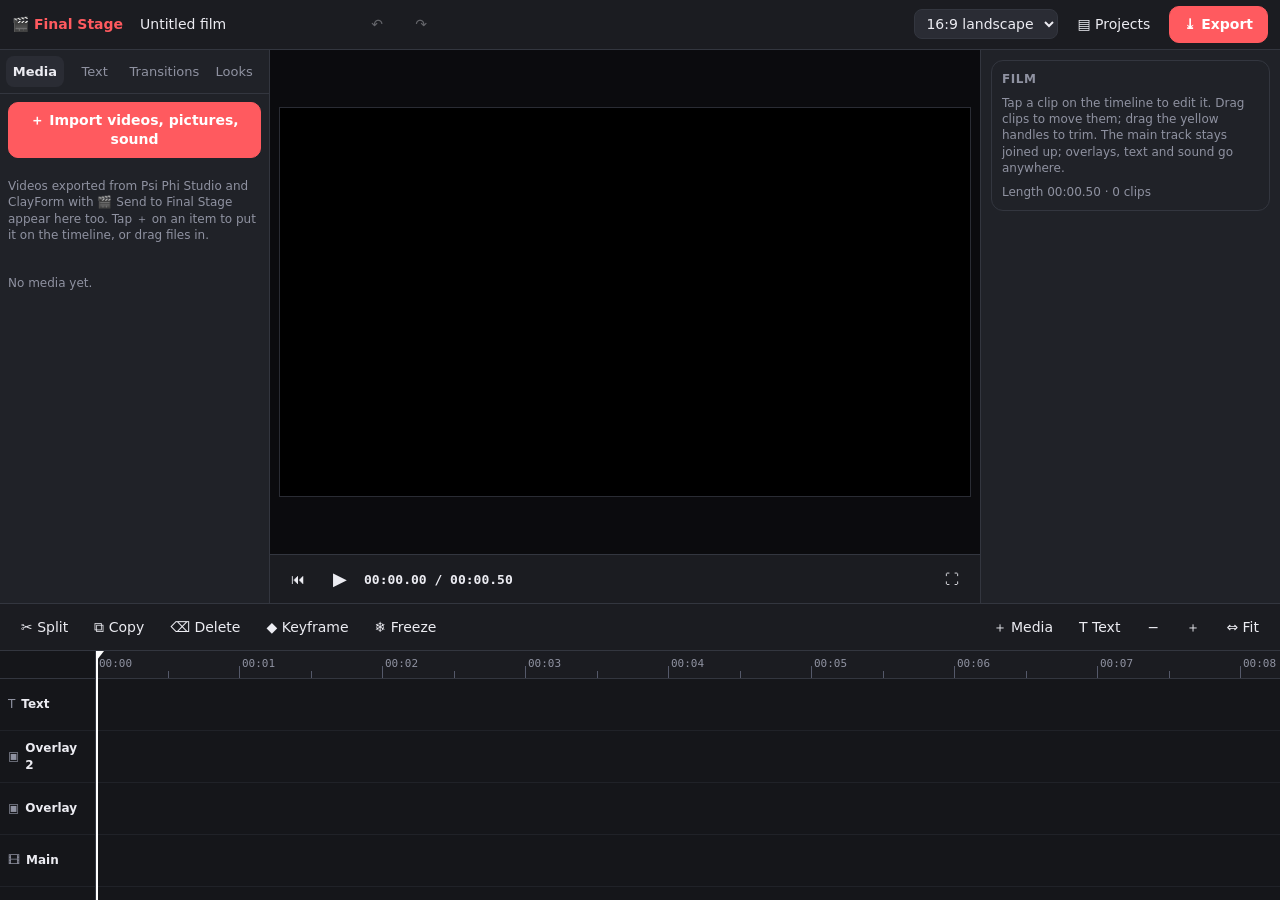
<file: finalstage.html>
<!doctype html>
<html lang="en-GB">
<head>
<meta charset="utf-8">
<meta name="viewport" content="width=device-width, initial-scale=1, viewport-fit=cover, user-scalable=no">
<meta name="apple-mobile-web-app-capable" content="yes">
<title>Final Stage · Psi Phi Studio</title>
<link rel="icon" href="icon.svg" type="image/svg+xml">
<link rel="apple-touch-icon" href="apple-touch-icon.png">
<style>
:root{--bg:#111216;--bar:#1b1c21;--panel:#202228;--panel2:#2a2c34;--ink:#ececf2;--muted:#8f92a1;--rule:#33363f;--accent:#ff5a5f;--sel:#ffd166;--main:#3b6fd8;--over:#8a5cd8;--text:#d8873b;--audio:#2fa86f}
*{box-sizing:border-box}
html,body{margin:0;height:100%;background:var(--bg);color:var(--ink);font:14px/1.35 -apple-system,BlinkMacSystemFont,"SF Pro Text",system-ui,sans-serif;overflow:hidden;-webkit-tap-highlight-color:transparent;-webkit-user-select:none;user-select:none}
button,select,input,textarea{font:inherit;color:inherit}
input,textarea{-webkit-user-select:text;user-select:text}
#app{position:fixed;inset:0;display:grid;grid-template-rows:auto 1fr auto auto;grid-template-columns:270px 1fr 300px}
#top{grid-column:1/-1;display:flex;align-items:center;gap:8px;padding:calc(6px + env(safe-area-inset-top)) 12px 6px;background:var(--bar);border-bottom:1px solid var(--rule)}
.brand{font-weight:700;white-space:nowrap}.brand b{color:var(--accent)}
#projName{background:transparent;border:1px solid transparent;border-radius:8px;padding:5px 8px;width:220px}
#projName:focus{border-color:var(--rule);background:var(--panel)}
.grow{flex:1}
.tb{flex:none;display:inline-flex;align-items:center;justify-content:center;gap:5px;min-width:36px;height:36px;padding:0 10px;border-radius:9px;border:1px solid transparent;background:transparent;cursor:pointer;white-space:nowrap}
.tb:hover{background:var(--panel2)}.tb:disabled{opacity:.35}
.tb.on{background:var(--panel2);border-color:var(--sel);color:var(--sel)}
.btn{border:1px solid var(--rule);background:var(--panel2);border-radius:10px;padding:8px 14px;cursor:pointer}
.btn.primary{background:var(--accent);border-color:var(--accent);color:#fff;font-weight:600}
.btn.sm{padding:4px 9px;font-size:12px}
.btn:disabled{opacity:.4}
select{background:var(--panel2);border:1px solid var(--rule);border-radius:8px;padding:5px 7px}
/* left: library */
#lib{grid-row:2/3;grid-column:1;background:var(--panel);border-right:1px solid var(--rule);display:flex;flex-direction:column;min-height:0}
.tabs{display:flex;gap:2px;padding:6px;border-bottom:1px solid var(--rule)}
.tabs button{flex:1;border:0;background:transparent;border-radius:8px;padding:7px 4px;cursor:pointer;font-size:13px;color:var(--muted)}
.tabs button.on{background:var(--panel2);color:var(--ink);font-weight:600}
#libBody{flex:1;overflow:auto;padding:8px;display:flex;flex-direction:column;gap:8px}
.mgrid{display:grid;grid-template-columns:1fr 1fr;gap:8px}
.mitem{position:relative;border-radius:10px;overflow:hidden;background:#000;aspect-ratio:16/10;cursor:pointer;border:1px solid var(--rule)}
.mitem img{width:100%;height:100%;object-fit:cover;display:block}
.mitem .ph{position:absolute;inset:0;display:grid;place-items:center;font-size:26px;color:var(--muted)}
.mitem .cap{position:absolute;left:0;right:0;bottom:0;padding:3px 6px;font-size:11px;background:linear-gradient(transparent,rgba(0,0,0,.8));white-space:nowrap;overflow:hidden;text-overflow:ellipsis}
.mitem .dur{position:absolute;right:5px;top:4px;font-size:10px;background:rgba(0,0,0,.65);padding:1px 5px;border-radius:5px}
.mitem .add{position:absolute;left:5px;top:4px;width:24px;height:24px;border-radius:50%;border:0;background:var(--accent);color:#fff;font-weight:700;cursor:pointer}
.mitem .del{position:absolute;right:4px;bottom:20px;width:22px;height:22px;border-radius:50%;border:0;background:rgba(0,0,0,.6);color:#fff;cursor:pointer;font-size:11px;display:none}
.mitem:hover .del{display:block}
.pitem{display:flex;align-items:center;gap:10px;border:1px solid var(--rule);background:var(--panel2);border-radius:10px;padding:9px 10px;cursor:pointer;text-align:left;width:100%}
.pitem .sw{width:46px;height:30px;border-radius:6px;background:#000;display:grid;place-items:center;font-size:11px;overflow:hidden;flex:none}
.pitem small{color:var(--muted);display:block}
.hint{color:var(--muted);font-size:12px}
/* centre: preview */
#stage{grid-row:2/3;grid-column:2;display:flex;flex-direction:column;min-width:0;min-height:0;background:#0b0b0e}
#pvWrap{flex:1;position:relative;min-height:0;display:grid;place-items:center;padding:10px}
#pv{background:#000;box-shadow:0 0 0 1px #2a2c34;max-width:100%;max-height:100%;touch-action:none}
#pvBar{display:flex;align-items:center;gap:6px;padding:6px 10px;border-top:1px solid var(--rule);background:var(--bar)}
#tc{font:600 13px ui-monospace,Menlo,monospace;min-width:150px}
/* right: inspector */
#insp{grid-row:2/3;grid-column:3;background:var(--panel);border-left:1px solid var(--rule);overflow:auto;padding:10px;display:flex;flex-direction:column;gap:10px}
.grp{border:1px solid var(--rule);border-radius:12px;padding:10px;display:flex;flex-direction:column;gap:8px}
.grp>b{font-size:12px;letter-spacing:.05em;text-transform:uppercase;color:var(--muted)}
.fld{display:grid;grid-template-columns:86px 1fr auto;align-items:center;gap:8px;font-size:13px}
.fld input[type=range]{width:100%}
.fld input[type=number],.fld input[type=text],.fld select{width:100%;background:var(--panel2);border:1px solid var(--rule);border-radius:7px;padding:5px 7px}
.fld .v{min-width:38px;text-align:right;color:var(--muted);font-size:12px}
.kf{border:0;background:transparent;color:var(--muted);cursor:pointer;font-size:15px;padding:0 2px}
.kf.on{color:var(--sel)}
textarea{width:100%;min-height:70px;background:var(--panel2);border:1px solid var(--rule);border-radius:8px;padding:7px;resize:vertical}
.chips{display:flex;flex-wrap:wrap;gap:5px}
.chips button{border:1px solid var(--rule);background:var(--panel2);border-radius:8px;padding:5px 9px;cursor:pointer;font-size:12px}
.chips button.on{background:var(--sel);border-color:var(--sel);color:#211;font-weight:600}
/* bottom: tools + timeline */
#tools{grid-column:1/-1;display:flex;align-items:center;gap:4px;padding:5px 10px;background:var(--bar);border-top:1px solid var(--rule);overflow-x:auto}
#tlWrap{grid-column:1/-1;height:250px;display:grid;grid-template-columns:96px 1fr;background:#15161a;border-top:1px solid var(--rule);padding-bottom:env(safe-area-inset-bottom)}
#heads{overflow:hidden;border-right:1px solid var(--rule)}
#heads .h{height:52px;display:flex;align-items:center;gap:6px;padding:0 8px;font-size:12px;color:var(--muted);border-bottom:1px solid #202228}
#heads .h b{color:var(--ink);font-weight:600}
#heads .rh{height:28px;border-bottom:1px solid var(--rule)}
#tl{position:relative;overflow:auto;touch-action:pan-x pan-y;-webkit-overflow-scrolling:touch}
#tlInner{position:relative;min-height:100%}
#ruler{position:sticky;top:0;height:28px;background:#1b1c21;border-bottom:1px solid var(--rule);z-index:3;cursor:pointer;touch-action:none}
#ruler span{position:absolute;top:6px;font:11px ui-monospace,Menlo,monospace;color:var(--muted);transform:translateX(3px)}
#ruler i{position:absolute;bottom:0;width:1px;height:8px;background:#55596a}
.lane{position:relative;height:52px;border-bottom:1px solid #202228}
.clip{position:absolute;top:5px;height:42px;border-radius:8px;overflow:hidden;cursor:grab;touch-action:none;border:2px solid transparent;box-shadow:inset 0 0 0 1px rgba(255,255,255,.12)}
.clip.sel{border-color:var(--sel)}
.clip .lab{position:absolute;left:6px;top:3px;right:6px;font-size:11px;font-weight:600;white-space:nowrap;overflow:hidden;text-overflow:ellipsis;text-shadow:0 1px 2px rgba(0,0,0,.8);pointer-events:none}
.clip .th{position:absolute;inset:0;background-size:auto 100%;background-repeat:repeat-x;opacity:.55;pointer-events:none}
.clip canvas.wave{position:absolute;left:0;bottom:0;width:100%;height:28px;pointer-events:none;opacity:.8}
.clip .hd{position:absolute;top:0;bottom:0;width:14px;background:rgba(255,209,102,.9);display:none;touch-action:none;cursor:ew-resize}
.clip.sel .hd{display:block}
.clip .hd.l{left:0;border-radius:6px 0 0 6px}.clip .hd.r{right:0;border-radius:0 6px 6px 0}
.clip .tr{position:absolute;left:-1px;top:13px;width:16px;height:16px;border-radius:4px;background:#fff;color:#000;font-size:10px;display:grid;place-items:center;pointer-events:none}
.clip .kd{position:absolute;bottom:2px;width:7px;height:7px;background:var(--sel);transform:translateX(-3px) rotate(45deg);pointer-events:none}
#playhead{position:absolute;top:0;bottom:0;width:2px;background:#fff;z-index:4;pointer-events:none}
#playhead::before{content:'';position:absolute;top:0;left:-6px;border:7px solid transparent;border-top:9px solid #fff}
.gapdrop{position:absolute;top:2px;bottom:2px;width:3px;background:var(--sel);z-index:5;pointer-events:none;display:none}
dialog{background:var(--panel);color:var(--ink);border:1px solid var(--rule);border-radius:18px;padding:0;width:min(560px,94vw)}
dialog::backdrop{background:rgba(0,0,0,.6)}
.dlg{padding:18px;display:flex;flex-direction:column;gap:12px}
.dlg h2{margin:0;font-size:19px}
.dlg video{width:100%;border-radius:10px;background:#000;max-height:40vh}
.row{display:flex;gap:8px;align-items:center;flex-wrap:wrap}
progress{width:100%}
#toast{position:fixed;left:50%;bottom:290px;transform:translateX(-50%);background:rgba(10,10,14,.94);border:1px solid var(--rule);padding:8px 14px;border-radius:999px;font-size:13px;opacity:0;transition:opacity .25s;pointer-events:none;z-index:50;max-width:90vw;text-align:center}
#toast.show{opacity:1}
body.embed .brand{display:none}
#drop{position:fixed;inset:0;background:rgba(255,90,95,.15);border:3px dashed var(--accent);z-index:60;display:none;place-items:center;font-size:22px;font-weight:700}
@media (max-width:980px){#app{grid-template-columns:220px 1fr 250px}#projName{width:140px}}
@media (max-width:760px){#app{grid-template-columns:1fr;grid-template-rows:auto 40vh auto auto auto}#lib,#insp{display:none}#lib.show,#insp.show{display:flex;position:fixed;top:60px;bottom:330px;width:min(320px,90vw);z-index:20}#lib.show{left:0}#insp.show{right:0}#stage{grid-column:1}}
</style>
</head>
<body>
<div id="app">
  <header id="top">
    <span class="brand">🎬 <b>Final Stage</b></span>
    <input id="projName" aria-label="Project name" maxlength="60">
    <button class="tb" id="undoBtn" title="Undo">↶</button><button class="tb" id="redoBtn" title="Redo">↷</button>
    <span class="grow"></span>
    <select id="aspect" title="Shape of the video"><option value="16:9">16:9 landscape</option><option value="9:16">9:16 portrait</option><option value="1:1">1:1 square</option><option value="4:5">4:5</option><option value="4:3">4:3</option><option value="21:9">21:9 cinema</option></select>
    <button class="tb" id="projBtn" title="Projects">▤ Projects</button>
    <button class="btn primary" id="exportBtn">⤓ Export</button>
  </header>
  <aside id="lib">
    <div class="tabs" id="libTabs"></div>
    <div id="libBody"></div>
  </aside>
  <section id="stage">
    <div id="pvWrap"><canvas id="pv"></canvas></div>
    <div id="pvBar">
      <button class="tb" id="toStart" title="Back to the start">⏮</button>
      <button class="tb" id="playBtn" title="Play (space)" style="font-size:18px">▶</button>
      <span id="tc">00:00.00 / 00:00.00</span>
      <span class="grow"></span>
      <button class="tb" id="fullBtn" title="Full-screen preview">⛶</button>
    </div>
  </section>
  <aside id="insp"></aside>
  <div id="tools"></div>
  <div id="tlWrap"><div id="heads"></div><div id="tl"><div id="tlInner"><div id="ruler"></div><div id="lanes"></div><div id="playhead"></div><div class="gapdrop" id="gapdrop"></div></div></div></div>
</div>
<div id="toast" role="status"></div>
<div id="drop">Drop videos, pictures or sound</div>
<script src="videnc.js"></script>
<script>
'use strict';
(() => {
  const $ = s => document.querySelector(s);
  const h = (tag, attrs, ...kids) => { const e = document.createElement(tag); for (const [k, v] of Object.entries(attrs || {})) { if (v == null || v === false) continue; if (k.startsWith('on')) e.addEventListener(k.slice(2), v); else if (k === 'class') e.className = v; else if (k === 'style') e.style.cssText = v; else if (k in e && k !== 'list') try { e[k] = v; } catch (x) { e.setAttribute(k, v); } else e.setAttribute(k, v); } for (const c of kids.flat()) if (c != null && c !== false) e.append(c.nodeType ? c : String(c)); return e; };
  const clamp = (v, a, b) => Math.max(a, Math.min(b, v)), lerp = (a, b, t) => a + (b - a) * t;
  const uid = () => Date.now().toString(36) + Math.random().toString(36).slice(2, 7);
  const r3 = v => Math.round(v * 1000) / 1000;
  let tt = 0; const toast = (m, ms) => { const t = $('#toast'); t.textContent = m; t.classList.add('show'); clearTimeout(tt); tt = setTimeout(() => t.classList.remove('show'), ms || 2400); };
  const fmt = (s, cs) => { s = Math.max(0, s); const m = Math.floor(s / 60), x = s - m * 60; return String(m).padStart(2, '0') + ':' + (cs === false ? String(Math.floor(x)).padStart(2, '0') : x.toFixed(2).padStart(5, '0')); };
  const QS = new URLSearchParams(location.search), EMBED = QS.has('embed'); if (EMBED) document.body.classList.add('embed');
  const ease = t => t < 0.5 ? 2 * t * t : 1 - Math.pow(-2 * t + 2, 2) / 2;

  /* ================= storage: media (files) and projects ================= */
  let dbp = null;
  const db = () => dbp || (dbp = new Promise((res, rej) => {
    const open = v => { const r = v ? indexedDB.open('psiphi-final', v) : indexedDB.open('psiphi-final'); r.onupgradeneeded = () => { for (const s of ['media', 'projects']) if (!r.result.objectStoreNames.contains(s)) r.result.createObjectStore(s, { keyPath: 'id' }); }; r.onsuccess = () => { const d = r.result; if (['media', 'projects'].every(s => d.objectStoreNames.contains(s))) res(d); else { const nv = d.version + 1; d.close(); open(nv); } }; r.onerror = () => rej(r.error); };
    open(0);
  }));
  const tx = async (store, mode, fn) => { const d = await db(); return new Promise((res, rej) => { const t = d.transaction(store, mode), st = t.objectStore(store); const q = fn(st); t.oncomplete = () => res(q && q.result); t.onerror = () => rej(t.error); }); };
  const getAll = store => tx(store, 'readonly', st => st.getAll()).then(x => x || []).catch(() => []);

  /* ================= media ================= */
  const MEDIA = new Map();      // id → { rec, url, kind: 'video'|'image'|'audio', dur, w, h, img, thumb, buf (decoded sound), peaks }
  const kindOf = t => /^video/.test(t) ? 'video' : /^image/.test(t) ? 'image' : /^audio/.test(t) ? 'audio' : null;
  async function loadMedia(rec) {
    if (MEDIA.has(rec.id)) return MEDIA.get(rec.id);
    const m = { rec, url: URL.createObjectURL(rec.blob), kind: kindOf(rec.type || rec.blob.type) || 'video', dur: rec.dur || 0, w: rec.w || 0, h: rec.h || 0, thumb: rec.thumb || null };
    MEDIA.set(rec.id, m);
    if (m.kind === 'image') { m.img = await new Promise(res => { const i = new Image(); i.onload = () => res(i); i.onerror = () => res(null); i.src = m.url; }); if (m.img) { m.w = m.img.naturalWidth; m.h = m.img.naturalHeight; } m.dur = 0; if (!m.thumb && m.img) m.thumb = thumbOf(m.img, m.w, m.h); }
    else if (!m.dur || (m.kind === 'video' && !m.thumb)) await probe(m);
    if (!rec.dur && m.dur || !rec.thumb && m.thumb) { rec.dur = m.dur; rec.w = m.w; rec.h = m.h; rec.thumb = m.thumb; tx('media', 'readwrite', st => st.put(rec)).catch(() => { }); }
    return m;
  }
  function thumbOf(src, w, hh) { const c = h('canvas'); c.width = 160; c.height = Math.max(1, Math.round(160 * (hh || 9) / (w || 16))); try { c.getContext('2d').drawImage(src, 0, 0, c.width, c.height); return c.toDataURL('image/jpeg', 0.7); } catch (e) { return null; } }
  function probe(m) {
    return new Promise(res => {
      const el = h(m.kind === 'audio' ? 'audio' : 'video', { preload: 'auto', muted: true, playsInline: true }); el.setAttribute('playsinline', ''); el.muted = true;
      let done = false; const fin = () => { if (done) return; done = true; res(); };
      el.addEventListener('loadedmetadata', () => { m.dur = isFinite(el.duration) ? el.duration : 5; m.w = el.videoWidth || 0; m.h = el.videoHeight || 0; if (m.kind === 'audio') fin(); else el.currentTime = Math.min(0.2, m.dur / 2); });
      el.addEventListener('seeked', () => { if (m.kind === 'video') m.thumb = thumbOf(el, m.w, m.h); fin(); });
      el.addEventListener('error', fin); setTimeout(fin, 6000);
      el.src = m.url;
    });
  }
  async function addFiles(files) {
    const added = [];
    for (const f of files) {
      const k = kindOf(f.type) || (/\.(mp4|mov|m4v|webm)$/i.test(f.name) ? 'video' : /\.(png|jpe?g|gif|webp|heic)$/i.test(f.name) ? 'image' : /\.(mp3|m4a|wav|aac|ogg|caf)$/i.test(f.name) ? 'audio' : null);
      if (!k) { toast('Skipped ' + f.name + ' (not a video, picture or sound)'); continue; }
      const rec = { id: 'm_' + uid(), name: f.name.replace(/\.[^.]+$/, '').slice(0, 40), type: f.type || (k + '/*'), blob: f, created: Date.now() };
      await tx('media', 'readwrite', st => st.put(rec)); const m = await loadMedia(rec); added.push(m);
    }
    renderLib(); return added;
  }
  function pickFiles() { const i = h('input', { type: 'file', multiple: true, accept: 'video/*,image/*,audio/*', style: 'position:fixed;left:-9999px' }); i.addEventListener('change', async () => { const fs = [...i.files]; i.remove(); if (!fs.length) return; const ms = await addFiles(fs); if (ms.length === 1) addClipFromMedia(ms[0]); else if (ms.length) toast('Added ' + ms.length + ' items to Media. Tap ＋ to put them on the timeline.'); }); document.body.append(i); i.click(); }
  // the sound inside a video or sound file, decoded once, for export and waveforms
  let ac = null; const actx = () => ac || (ac = new (window.AudioContext || window.webkitAudioContext)());
  async function soundOf(m) {
    if (m.buf !== undefined) return m.buf;
    if (m.kind === 'image') return (m.buf = null);
    try { const ab = await m.rec.blob.arrayBuffer(); m.buf = await new Promise((res, rej) => { const p = actx().decodeAudioData(ab, res, rej); if (p && p.then) p.then(res, rej); }); }
    catch (e) { m.buf = null; }
    if (m.buf) { const d = m.buf.getChannelData(0), n = 400, step = Math.max(1, Math.floor(d.length / n)), pk = new Float32Array(n); for (let i = 0; i < n; i++) { let mx = 0; for (let j = i * step; j < Math.min(d.length, (i + 1) * step); j += 8) mx = Math.max(mx, Math.abs(d[j])); pk[i] = mx; } m.peaks = pk; }
    return m.buf;
  }

  /* ================= project ================= */
  let P = null, sel = null, time = 0, playing = false, pps = 60;
  const TRACKS = [{ id: 'text', kind: 'text', name: 'Text', icon: 'T' }, { id: 'over2', kind: 'over', name: 'Overlay 2', icon: '▣' }, { id: 'over', kind: 'over', name: 'Overlay', icon: '▣' }, { id: 'main', kind: 'main', name: 'Main', icon: '🎞' }, { id: 'audio', kind: 'audio', name: 'Sound', icon: '♪' }, { id: 'audio2', kind: 'audio', name: 'Sound 2', icon: '♪' }];
  const newProject = () => ({ id: 'fp_' + uid(), name: 'Untitled film', aspect: '16:9', clips: [], created: Date.now(), updated: Date.now() });
  const DEF_TR = () => ({ x: 0, y: 0, s: 1, r: 0, o: 1 });
  const newClip = (track, o) => Object.assign({ id: 'c_' + uid(), track, start: 0, dur: 4, in: 0, speed: 1, vol: 1, mute: false, fadeIn: 0, fadeOut: 0, fit: 'contain', blend: 'source-over', tr: DEF_TR(), keys: {}, fx: {}, anim: { in: 'none', out: 'none' }, trans: { type: 'none', dur: 0.6 } }, o);
  const byId = id => P.clips.find(c => c.id === id);
  const trackOf = c => TRACKS.find(t => t.id === c.track) || TRACKS[3];
  const mainClips = () => P.clips.filter(c => c.track === 'main');
  // the main track is magnetic: clips follow each other, and a transition overlaps the two clips it joins
  function layout() {
    let t = 0;
    mainClips().forEach((c, i, arr) => { const prev = arr[i - 1]; let ov = 0; if (prev && c.trans && c.trans.type !== 'none') ov = Math.min(c.trans.dur, prev.dur / 2, c.dur / 2); c._ov = ov; t -= ov; c.start = r3(t); t += c.dur; });
  }
  const total = () => { layout(); return Math.max(0.5, ...P.clips.map(c => c.start + c.dur)); };
  const srcLen = c => { const m = MEDIA.get(c.media); return m && m.kind !== 'image' && m.dur ? m.dur : Infinity; };
  function addClipFromMedia(m, track) {
    commitHist();
    const kind = m.kind, tr = track || (kind === 'audio' ? 'audio' : 'main');
    const dur = kind === 'image' ? 4 : Math.max(0.2, m.dur || 4);
    const c = newClip(tr, { media: m.rec.id, name: m.rec.name, dur, kind });
    if (tr === 'over') { c.tr.s = 0.45; c.tr.x = 0.22; c.tr.y = -0.2; }
    if (tr !== 'main') c.start = r3(time);
    if (tr === 'main') { const i = P.clips.findIndex(x => x.track === 'main' && x.start + x.dur > time + 0.01 && x.start >= time - 0.01); if (i >= 0 && time > 0.01) P.clips.splice(i, 0, c); else P.clips.push(c); }
    else P.clips.push(c);
    sel = c.id; changed(); toast('Added “' + m.rec.name + '”' + (tr === 'main' ? ' to the main track' : tr === 'over' ? ' as an overlay' : ' to the sound track'));
    if (kind !== 'image') soundOf(m).then(() => renderTimeline());
  }
  function addText(preset) {
    commitHist();
    const c = newClip('text', Object.assign({ kind: 'text', name: 'Text', start: r3(time), dur: 3, text: 'Your title', font: 'sans', size: 0.08, color: '#ffffff', weight: 700, italic: false, align: 'center', outline: 0, outlineColor: '#000000', shadow: 0.4, bg: '', bgOpacity: 0.7, box: 0.9, anim: { in: 'fade', out: 'fade' } }, preset));
    P.clips.push(c); sel = c.id; changed();
  }
  const TEXT_PRESETS = [
    ['Title', { text: 'Title', size: 0.11, weight: 800, anim: { in: 'pop', out: 'fade' } }],
    ['Subtitle', { text: 'A subtitle', size: 0.055, weight: 500, tr: { x: 0, y: 0.12, s: 1, r: 0, o: 1 } }],
    ['Caption', { text: 'Caption at the bottom of the screen', size: 0.045, weight: 600, bg: '#000000', bgOpacity: 0.6, tr: { x: 0, y: 0.36, s: 1, r: 0, o: 1 }, anim: { in: 'slide', out: 'fade' } }],
    ['Lower third', { text: 'Name Surname\nRole · Place', size: 0.045, weight: 700, align: 'left', bg: '#ff5a5f', bgOpacity: 0.9, tr: { x: -0.3, y: 0.3, s: 1, r: 0, o: 1 }, anim: { in: 'wipe', out: 'fade' } }],
    ['Big statement', { text: 'BIG IDEA', size: 0.16, weight: 900, outline: 0.06, outlineColor: '#000000', anim: { in: 'pop', out: 'pop' } }],
    ['Typewriter', { text: 'Typed out letter by letter…', font: 'mono', size: 0.05, weight: 500, anim: { in: 'type', out: 'fade' } }],
    ['Label', { text: 'Label', size: 0.04, weight: 600, bg: '#ffffff', bgOpacity: 1, color: '#111111', tr: { x: 0.25, y: -0.2, s: 1, r: 0, o: 1 }, anim: { in: 'pop', out: 'fade' } }],
    ['Quote', { text: '“Words worth repeating.”', font: 'serif', italic: true, size: 0.07, weight: 400, anim: { in: 'fade', out: 'fade' } }]];

  /* ================= history & saving ================= */
  const hist = []; let hpos = -1;
  const snapP = () => JSON.stringify(P, (k, v) => k.startsWith('_') ? undefined : v);
  function commitHist() { const s = snapP(); if (hpos >= 0 && hist[hpos] === s) return; hist.length = hpos + 1; hist.push(s); if (hist.length > 120) hist.shift(); hpos = hist.length - 1; syncUndo(); }
  function undo() { const cur = snapP(); if (hpos >= 0 && hist[hpos] !== cur) { hist.length = hpos + 1; hist.push(cur); hpos = hist.length - 1; } if (hpos <= 0) return toast('Nothing to undo'); hpos--; P = JSON.parse(hist[hpos]); if (sel && !byId(sel)) sel = null; afterLoad(); syncUndo(); toast('Undo'); }
  function redo() { if (hpos >= hist.length - 1) return toast('Nothing to redo'); hpos++; P = JSON.parse(hist[hpos]); afterLoad(); syncUndo(); toast('Redo'); }
  const syncUndo = () => { $('#undoBtn').disabled = hpos <= 0 && !(hist[hpos] !== snapP()); $('#redoBtn').disabled = hpos >= hist.length - 1; };
  $('#undoBtn').addEventListener('click', undo); $('#redoBtn').addEventListener('click', redo);
  let saveT = 0; const saveSoon = () => { clearTimeout(saveT); saveT = setTimeout(saveNow, 700); };
  async function saveNow() { if (!P) return; clearTimeout(saveT); P.updated = Date.now(); try { await tx('projects', 'readwrite', st => st.put(JSON.parse(snapP()))); } catch (e) { console.warn(e); } }
  addEventListener('visibilitychange', () => { if (document.visibilityState === 'hidden') saveNow(); });
  function changed(keepInsp) { layout(); renderTimeline(); if (!keepInsp) renderInsp(); dirty = true; saveSoon(); syncUndo(); }
  function afterLoad() { $('#projName').value = P.name; $('#aspect').value = P.aspect; sizePreview(); for (const c of P.clips) if (c.media && !MEDIA.has(c.media)) tx('media', 'readonly', st => st.get(c.media)).then(r => r && loadMedia(r).then(() => { renderTimeline(); dirty = true; })); changed(); }
  $('#projName').addEventListener('change', e => { commitHist(); P.name = e.target.value.trim() || P.name; saveSoon(); });
  $('#aspect').addEventListener('change', e => { commitHist(); P.aspect = e.target.value; sizePreview(); changed(); });

  /* ================= drawing a frame ================= */
  const AR = () => { const [a, b] = P.aspect.split(':').map(Number); return a / b; };
  const FONTS = { sans: '-apple-system,"Helvetica Neue",Arial,sans-serif', serif: 'Georgia,"Times New Roman",serif', mono: 'ui-monospace,Menlo,"Courier New",monospace', round: '"Arial Rounded MT Bold","SF Pro Rounded",-apple-system,sans-serif', cond: '"Avenir Next Condensed","Arial Narrow",sans-serif', hand: '"Marker Felt","Bradley Hand","Comic Sans MS",cursive' };
  // keyframed transform at a time inside the clip
  const PROPS = ['x', 'y', 's', 'r', 'o'];
  function trAt(c, lt) {
    const o = Object.assign(DEF_TR(), c.tr);
    for (const k of PROPS) { const K = c.keys && c.keys[k]; if (!K || !K.length) continue; if (lt <= K[0].t) o[k] = K[0].v; else if (lt >= K[K.length - 1].t) o[k] = K[K.length - 1].v; else for (let i = 0; i < K.length - 1; i++) if (lt >= K[i].t && lt <= K[i + 1].t) { o[k] = lerp(K[i].v, K[i + 1].v, ease((lt - K[i].t) / (K[i + 1].t - K[i].t || 1))); break; } }
    return o;
  }
  // entrance and exit: returns { a: alpha, s: scale, dx, dy, wipe (0–1 shown), type (letters shown) }
  function animAt(c, lt) {
    const A = { a: 1, s: 1, dx: 0, dy: 0, wipe: 1, type: 1 }, D = Math.min(0.5, c.dur / 3);
    const apply = (kind, p) => { const e = ease(clamp(p, 0, 1)); if (kind === 'fade') A.a *= e; else if (kind === 'pop') { A.s *= 0.6 + 0.4 * e + Math.sin(e * Math.PI) * 0.12; A.a *= Math.min(1, e * 2); } else if (kind === 'slide') { A.dy += (1 - e) * 0.08; A.a *= e; } else if (kind === 'left') { A.dx -= (1 - e) * 0.15; A.a *= e; } else if (kind === 'wipe') A.wipe = Math.min(A.wipe, e); else if (kind === 'type') A.type = Math.min(A.type, clamp(p, 0, 1)); else if (kind === 'zoom') { A.s *= 1.4 - 0.4 * e; A.a *= e; } };
    if (c.anim && c.anim.in && c.anim.in !== 'none' && lt < D) apply(c.anim.in, lt / D);
    if (c.anim && c.anim.out && c.anim.out !== 'none' && lt > c.dur - D) apply(c.anim.out === 'type' ? 'fade' : c.anim.out, (c.dur - lt) / D);
    if (c.fadeIn && lt < c.fadeIn) A.a *= lt / c.fadeIn;
    if (c.fadeOut && lt > c.dur - c.fadeOut) A.a *= Math.max(0, (c.dur - lt) / c.fadeOut);
    return A;
  }
  // effects: canvas filters where the browser has them, otherwise done on the pixels
  const hasFilter = (() => { try { const c = document.createElement('canvas'); c.width = c.height = 2; const x = c.getContext('2d'); x.filter = 'brightness(0)'; x.fillStyle = '#fff'; x.fillRect(0, 0, 2, 2); return x.filter === 'brightness(0)' && x.getImageData(0, 0, 1, 1).data[0] < 10; } catch (e) { return false; } })();
  const FX = [['bright', 'Brightness', -1, 1, 0], ['contrast', 'Contrast', -1, 1, 0], ['sat', 'Saturation', -1, 1, 0], ['warm', 'Warmth', -1, 1, 0], ['tint', 'Tint (green–pink)', -1, 1, 0], ['vignette', 'Vignette', 0, 1, 0], ['blur', 'Blur', 0, 1, 0], ['grain', 'Film grain', 0, 1, 0]];
  const FX_LOOKS = [['None', {}], ['Vivid', { contrast: 0.15, sat: 0.35 }], ['Warm film', { warm: 0.35, contrast: 0.1, sat: -0.1, grain: 0.25, vignette: 0.35 }], ['Cool', { warm: -0.35, sat: -0.1 }], ['Black & white', { sat: -1, contrast: 0.2 }], ['Faded', { contrast: -0.3, bright: 0.1, sat: -0.3 }], ['Noir', { sat: -1, contrast: 0.5, vignette: 0.7 }], ['Dream', { blur: 0.25, bright: 0.12, sat: 0.1 }]];
  const fxOn = c => c.fx && Object.entries(c.fx).some(([k, v]) => v && k !== 'vignette' && k !== 'grain');
  let fxCv = null;
  function withFx(src, sw, sh, c) {
    // returns a canvas with the effects applied (at most 1280 px across)
    const k = Math.min(1, 1280 / Math.max(sw, sh)), w = Math.max(1, Math.round(sw * k)), hh = Math.max(1, Math.round(sh * k));
    if (!fxCv) fxCv = document.createElement('canvas'); if (fxCv.width !== w || fxCv.height !== hh) { fxCv.width = w; fxCv.height = hh; }
    const x = fxCv.getContext('2d', { willReadFrequently: !hasFilter }), f = c.fx;
    x.clearRect(0, 0, w, hh);
    if (hasFilter) {
      const fl = []; if (f.bright) fl.push('brightness(' + (1 + f.bright) + ')'); if (f.contrast) fl.push('contrast(' + (1 + f.contrast) + ')'); if (f.sat) fl.push('saturate(' + (1 + f.sat) + ')'); if (f.blur) fl.push('blur(' + (f.blur * w / 80) + 'px)');
      x.filter = fl.join(' ') || 'none'; x.drawImage(src, 0, 0, w, hh); x.filter = 'none';
      if (f.warm || f.tint) { x.globalCompositeOperation = 'soft-light'; x.fillStyle = f.warm ? (f.warm > 0 ? 'rgba(255,150,40,' : 'rgba(40,120,255,') + Math.abs(f.warm) * 0.6 + ')' : 'rgba(0,0,0,0)'; x.fillRect(0, 0, w, hh); if (f.tint) { x.fillStyle = (f.tint > 0 ? 'rgba(255,60,200,' : 'rgba(40,255,90,') + Math.abs(f.tint) * 0.5 + ')'; x.fillRect(0, 0, w, hh); } x.globalCompositeOperation = 'source-over'; }
      return fxCv;
    }
    if (f.blur) { const bw = Math.max(1, Math.round(w * (1 - f.blur * 0.9) / 8)), bh = Math.max(1, Math.round(hh * (1 - f.blur * 0.9) / 8)); x.imageSmoothingQuality = 'high'; x.drawImage(src, 0, 0, bw, bh); x.drawImage(fxCv, 0, 0, bw, bh, 0, 0, w, hh); } else x.drawImage(src, 0, 0, w, hh);
    const id = x.getImageData(0, 0, w, hh), d = id.data, br = (f.bright || 0) * 255, ct = 1 + (f.contrast || 0), st = 1 + (f.sat || 0), wm = (f.warm || 0) * 40, tn = (f.tint || 0) * 30;
    for (let i = 0; i < d.length; i += 4) {
      let r = d[i], g = d[i + 1], b = d[i + 2]; const L = 0.2126 * r + 0.7152 * g + 0.0722 * b;
      r = L + (r - L) * st; g = L + (g - L) * st; b = L + (b - L) * st;
      r = (r - 128) * ct + 128 + br + wm + tn; g = (g - 128) * ct + 128 + br - tn; b = (b - 128) * ct + 128 + br - wm + tn;
      d[i] = r; d[i + 1] = g; d[i + 2] = b;
    }
    x.putImageData(id, 0, 0); return fxCv;
  }
  let grainCv = null;
  function grainTile() { if (grainCv) return grainCv; grainCv = document.createElement('canvas'); grainCv.width = grainCv.height = 128; const x = grainCv.getContext('2d'), id = x.createImageData(128, 128); for (let i = 0; i < id.data.length; i += 4) { const v = Math.random() * 255; id.data[i] = id.data[i + 1] = id.data[i + 2] = v; id.data[i + 3] = 255; } x.putImageData(id, 0, 0); return grainCv; }
  // the picture source for a clip: an image, or the clip's own video element (one per clip, so cuts of one file don't fight)
  const VEL = new Map(), XEL = new Map();
  function videoEl(c, forExport) {
    const M = forExport ? XEL : VEL; let el = M.get(c.id); const m = MEDIA.get(c.media);
    if (!m) return null;
    if (!el || el._src !== m.url) { el = h('video', { preload: 'auto', playsInline: true }); el.setAttribute('playsinline', ''); el.muted = !!forExport; el.src = m.url; el._src = m.url; el.addEventListener('seeked', () => { dirty = true; }); el.addEventListener('loadeddata', () => { dirty = true; }); M.set(c.id, el); }
    return el;
  }
  function drawVisual(ctx, W, H, c, t, extra) {
    const m = MEDIA.get(c.media); if (!m) return;
    const lt = t - c.start; let src, sw, sh;
    if (m.kind === 'image') { src = m.img; sw = m.w; sh = m.h; }
    else if (m.kind === 'video') { src = videoEl(c, extra && extra.exp); sw = (src && src.videoWidth) || m.w; sh = (src && src.videoHeight) || m.h; if (!src || src.readyState < 2) return; }
    else return;
    if (!src || !sw || !sh) return;
    const T = trAt(c, lt), A = animAt(c, lt), E = extra || {};
    const fitK = c.fit === 'cover' ? Math.max(W / sw, H / sh) : c.fit === 'stretch' ? null : Math.min(W / sw, H / sh);
    const bw = fitK ? sw * fitK : W, bh = fitK ? sh * fitK : H;
    ctx.save();
    ctx.globalAlpha = clamp(T.o * A.a * (E.a == null ? 1 : E.a), 0, 1); ctx.globalCompositeOperation = c.blend || 'source-over';
    if (E.clip) { ctx.beginPath(); ctx.rect(E.clip[0], E.clip[1], E.clip[2], E.clip[3]); ctx.clip(); }
    ctx.translate(W / 2 + (T.x + A.dx) * W + (E.dx || 0), H / 2 + (T.y + A.dy) * H + (E.dy || 0)); ctx.rotate(T.r * Math.PI / 180); const sc = T.s * A.s * (E.s || 1); ctx.scale(sc, sc);
    if (A.wipe < 1) { ctx.beginPath(); ctx.rect(-bw / 2, -bh / 2, bw * A.wipe, bh); ctx.clip(); }
    const img = fxOn(c) ? withFx(src, sw, sh, c) : src;
    ctx.drawImage(img, -bw / 2, -bh / 2, bw, bh);
    if (c.fx && c.fx.vignette) { const g = ctx.createRadialGradient(0, 0, Math.min(bw, bh) * 0.3, 0, 0, Math.hypot(bw, bh) / 2); g.addColorStop(0, 'rgba(0,0,0,0)'); g.addColorStop(1, 'rgba(0,0,0,' + c.fx.vignette * 0.85 + ')'); ctx.fillStyle = g; ctx.fillRect(-bw / 2, -bh / 2, bw, bh); }
    if (c.fx && c.fx.grain) { ctx.globalAlpha *= c.fx.grain * 0.35; ctx.globalCompositeOperation = 'overlay'; const pat = ctx.createPattern(grainTile(), 'repeat'); ctx.translate((Math.random() * 128) | 0, (Math.random() * 128) | 0); ctx.fillStyle = pat; ctx.fillRect(-bw / 2 - 128, -bh / 2 - 128, bw + 128, bh + 128); }
    ctx.restore();
  }
  function wrapLines(ctx, text, maxW) { const out = []; for (const para of String(text).split('\n')) { const words = para.split(/(\s+)/); let line = ''; for (const w of words) { const test = line + w; if (ctx.measureText(test).width > maxW && line.trim()) { out.push(line.trimEnd()); line = w.trimStart(); } else line = test; } out.push(line); } return out; }
  function drawText(ctx, W, H, c, t) {
    const lt = t - c.start, T = trAt(c, lt), A = animAt(c, lt), px = Math.max(4, c.size * H);
    ctx.save();
    ctx.globalAlpha = clamp(T.o * A.a, 0, 1);
    ctx.translate(W / 2 + (T.x + A.dx) * W, H / 2 + (T.y + A.dy) * H); ctx.rotate(T.r * Math.PI / 180); ctx.scale(T.s * A.s, T.s * A.s);
    ctx.font = (c.italic ? 'italic ' : '') + (c.weight || 700) + ' ' + px + 'px ' + (FONTS[c.font] || FONTS.sans); ctx.textBaseline = 'middle';
    let text = c.text || '';
    if (A.type < 1) text = text.slice(0, Math.round(text.length * A.type));
    const full = wrapLines(ctx, c.text || '', W * (c.box || 0.9)), lines = A.type < 1 ? wrapLines(ctx, text, W * (c.box || 0.9)) : full;
    const lh = px * 1.18, wMax = Math.max(1, ...full.map(l => ctx.measureText(l).width)), hTot = full.length * lh, al = c.align || 'center';
    const x0 = al === 'left' ? -wMax / 2 : al === 'right' ? wMax / 2 : 0;
    if (A.wipe < 1) { ctx.beginPath(); ctx.rect(-wMax / 2 - px, -hTot / 2 - px, (wMax + px * 2) * A.wipe, hTot + px * 2); ctx.clip(); }
    if (c.bg) { const pad = px * 0.4; ctx.save(); ctx.globalAlpha *= c.bgOpacity == null ? 0.7 : c.bgOpacity; ctx.fillStyle = c.bg; const rx = -wMax / 2 - pad, ry = -hTot / 2 - pad * 0.6, rw = wMax + pad * 2, rh = hTot + pad * 1.2, rr = px * 0.25; ctx.beginPath(); ctx.moveTo(rx + rr, ry); ctx.arcTo(rx + rw, ry, rx + rw, ry + rh, rr); ctx.arcTo(rx + rw, ry + rh, rx, ry + rh, rr); ctx.arcTo(rx, ry + rh, rx, ry, rr); ctx.arcTo(rx, ry, rx + rw, ry, rr); ctx.fill(); ctx.restore(); }
    ctx.textAlign = al;
    lines.forEach((l, i) => {
      const y = -hTot / 2 + lh * (i + 0.5);
      if (c.shadow) { ctx.shadowColor = 'rgba(0,0,0,' + c.shadow + ')'; ctx.shadowBlur = px * 0.18; ctx.shadowOffsetY = px * 0.05; }
      if (c.outline) { ctx.lineWidth = c.outline * px; ctx.strokeStyle = c.outlineColor || '#000'; ctx.lineJoin = 'round'; ctx.strokeText(l, x0, y); ctx.shadowColor = 'transparent'; }
      ctx.fillStyle = c.color || '#fff'; ctx.fillText(l, x0, y); ctx.shadowColor = 'transparent';
    });
    ctx.restore();
  }
  // the whole frame at time t
  function compose(ctx, W, H, t, exp) {
    layout();
    ctx.setTransform(1, 0, 0, 1, 0, 0); ctx.globalAlpha = 1; ctx.globalCompositeOperation = 'source-over'; ctx.fillStyle = '#000'; ctx.fillRect(0, 0, W, H);
    const at = c => t >= c.start && t < c.start + c.dur;
    // main track, with transitions where two clips overlap
    const main = mainClips(), act = main.filter(at);
    if (act.length === 2) {
      const [A, B] = act, p = clamp((t - B.start) / (B._ov || 1e-6), 0, 1), type = B.trans.type, e = ease(p);
      const dv = (c, ex) => drawVisual(ctx, W, H, c, t, Object.assign({ exp }, ex));
      if (type === 'cross') { dv(A); dv(B, { a: e }); }
      else if (type === 'black' || type === 'white') { if (p < 0.5) dv(A, { a: 1 - p * 2 }); else dv(B, { a: p * 2 - 1 }); if (type === 'white') { ctx.save(); ctx.globalCompositeOperation = 'destination-over'; ctx.fillStyle = '#fff'; ctx.fillRect(0, 0, W, H); ctx.restore(); } }
      else if (type === 'slide') { dv(A, { dx: -e * W }); dv(B, { dx: (1 - e) * W }); }
      else if (type === 'up') { dv(A, { dy: -e * H }); dv(B, { dy: (1 - e) * H }); }
      else if (type === 'wipe') { dv(A); dv(B, { clip: [0, 0, e * W, H] }); }
      else if (type === 'circle') { dv(A); ctx.save(); ctx.beginPath(); ctx.arc(W / 2, H / 2, e * Math.hypot(W, H) / 2, 0, 7); ctx.clip(); dv(B); ctx.restore(); }
      else if (type === 'zoom') { dv(A, { s: 1 + e * 0.35, a: 1 - e }); dv(B, { s: 0.85 + 0.15 * e, a: e }); }
      else { dv(A); dv(B, { a: e }); }
    } else act.forEach(c => drawVisual(ctx, W, H, c, t, { exp }));
    // overlays and text, back to front
    for (const tr of TRACKS.slice().reverse()) {
      if (tr.kind === 'main' || tr.kind === 'audio') continue;
      for (const c of P.clips) if (c.track === tr.id && at(c)) { if (c.kind === 'text') drawText(ctx, W, H, c, t); else drawVisual(ctx, W, H, c, t, { exp }); }
    }
  }

  /* ================= preview ================= */
  const pv = $('#pv'), pctx = pv.getContext('2d');
  let dirty = true, PW = 0, PH = 0;
  function sizePreview() {
    if (!P) return;
    const wrap = $('#pvWrap'), r = AR(), aw = wrap.clientWidth - 20, ah = wrap.clientHeight - 20; if (aw <= 0 || ah <= 0) return;
    let w = aw, hh = aw / r; if (hh > ah) { hh = ah; w = ah * r; }
    const dpr = Math.min(2, window.devicePixelRatio || 1); pv.style.width = Math.round(w) + 'px'; pv.style.height = Math.round(hh) + 'px';
    PW = Math.round(w * dpr); PH = Math.round(hh * dpr); pv.width = PW; pv.height = PH; dirty = true;
  }
  new ResizeObserver(sizePreview).observe($('#pvWrap'));
  // keep the video elements at the right moment, playing or still
  function syncMedia(t, play) {
    for (const c of P.clips) {
      const m = MEDIA.get(c.media); if (!m || m.kind === 'image') continue;
      const isV = m.kind === 'video', on = t >= c.start && t < c.start + c.dur;
      let el = isV ? videoEl(c) : audioEl(c); if (!el) continue;
      const target = c.in + (t - c.start) * c.speed;
      if (!on) { if (!el.paused) el.pause(); if (isV && !play && Math.abs(t - c.start) < 1.5 && Math.abs(el.currentTime - c.in) > 0.05 && el.readyState >= 1) el.currentTime = c.in; continue; }
      el.playbackRate = c.speed; el.muted = !!c.mute || c.vol <= 0; el.volume = clamp(volAt(c, t - c.start), 0, 1);
      if (play) { if (Math.abs(el.currentTime - target) > 0.25) el.currentTime = target; if (el.paused) el.play().catch(() => { }); }
      else { if (!el.paused) el.pause(); if (Math.abs(el.currentTime - target) > 0.02 && el.readyState >= 1) el.currentTime = target; }
    }
  }
  const volAt = (c, lt) => { let v = c.vol == null ? 1 : c.vol; if (c.fadeIn && lt < c.fadeIn) v *= lt / c.fadeIn; if (c.fadeOut && lt > c.dur - c.fadeOut) v *= Math.max(0, (c.dur - lt) / c.fadeOut); return v; };
  const AEL = new Map();
  function audioEl(c) { let el = AEL.get(c.id); const m = MEDIA.get(c.media); if (!m) return null; if (!el || el._src !== m.url) { el = h('audio', { preload: 'auto' }); el.src = m.url; el._src = m.url; AEL.set(c.id, el); } return el; }
  let t0 = 0, unlocked = false;
  function setPlaying(on) {
    if (on && time >= total() - 0.02) time = 0;
    playing = on; $('#playBtn').textContent = on ? '❚❚' : '▶';
    if (on) {
      t0 = performance.now() - time * 1000;
      // the first tap lets every clip make sound on iPad
      if (!unlocked) { unlocked = true; for (const c of P.clips) { const m = MEDIA.get(c.media); if (!m || m.kind === 'image') continue; const el = m.kind === 'video' ? videoEl(c) : audioEl(c); if (el) { const p = el.play(); if (p && p.then) p.then(() => { if (!(time >= c.start && time < c.start + c.dur)) el.pause(); }).catch(() => { }); } } }
    }
    syncMedia(time, on);
  }
  function setTime(t) { time = clamp(t, 0, total()); if (playing) t0 = performance.now() - time * 1000; syncMedia(time, playing); dirty = true; placePlayhead(); }
  $('#playBtn').addEventListener('click', () => setPlaying(!playing));
  $('#toStart').addEventListener('click', () => { setPlaying(false); setTime(0); });
  $('#fullBtn').addEventListener('click', () => { const el = $('#pvWrap'); (el.requestFullscreen || el.webkitRequestFullscreen || (() => { })).call(el); });
  function loop() {
    if (playing) { time = (performance.now() - t0) / 1000; const T = total(); if (time >= T) { time = T; setPlaying(false); } syncMedia(time, true); dirty = true; placePlayhead(true); }
    if (dirty && P && PW) { dirty = false; compose(pctx, PW, PH, time, false); $('#tc').textContent = fmt(time) + ' / ' + fmt(total()); if (playing) dirty = true; }
    requestAnimationFrame(loop);
  }

  /* ================= timeline ================= */
  const tl = $('#tl'), lanes = $('#lanes');
  const X = t => t * pps, T_ = x => x / pps;
  function renderTimeline() {
    if (!P) return; layout();
    const dur = total(), width = Math.max(tl.clientWidth, X(dur + 10));
    $('#tlInner').style.width = width + 'px';
    // ruler
    const R = $('#ruler'); R.innerHTML = ''; const step = pps > 120 ? 0.5 : pps > 50 ? 1 : pps > 22 ? 2 : pps > 10 ? 5 : 10;
    for (let s = 0; s <= dur + 10; s += step) { R.append(h('i', { style: 'left:' + X(s) + 'px;height:' + (s % (step * 2) === 0 ? 12 : 7) + 'px' })); if (s % (step * 2) === 0) R.append(h('span', { style: 'left:' + X(s) + 'px' }, fmt(s, false))); }
    // heads
    const H_ = $('#heads'); H_.innerHTML = ''; H_.append(h('div', { class: 'rh' }));
    lanes.innerHTML = '';
    for (const tr of TRACKS) {
      H_.append(h('div', { class: 'h' }, h('span', {}, tr.icon), h('b', {}, tr.name)));
      const lane = h('div', { class: 'lane', 'data-track': tr.id });
      for (const c of P.clips.filter(x => x.track === tr.id)) lane.append(clipEl(c, tr));
      lanes.append(lane);
    }
    placePlayhead();
  }
  const COL = { main: 'var(--main)', over: 'var(--over)', text: 'var(--text)', audio: 'var(--audio)' };
  function clipEl(c, tr) {
    const m = MEDIA.get(c.media);
    const el = h('div', { class: 'clip' + (c.id === sel ? ' sel' : ''), 'data-id': c.id, style: 'left:' + X(c.start) + 'px;width:' + Math.max(8, X(c.dur)) + 'px;background:' + COL[tr.kind] });
    if (m && m.thumb && m.kind !== 'audio') el.append(h('div', { class: 'th', style: 'background-image:url(' + m.thumb + ')' }));
    if (m && m.peaks && (tr.kind === 'audio' || m.kind === 'video')) { const cv = h('canvas', { class: 'wave' }); cv.width = Math.max(8, Math.min(4000, Math.round(X(c.dur)))); cv.height = 28; const x = cv.getContext('2d'); x.fillStyle = 'rgba(255,255,255,.75)'; const len = m.dur || 1; for (let i = 0; i < cv.width; i++) { const st = c.in + T_(i) * c.speed, k = Math.floor(st / len * m.peaks.length); const v = m.peaks[k] || 0, hh = Math.max(1, v * 26 * (c.mute ? 0.2 : c.vol)); x.fillRect(i, 28 - hh, 1, hh); } el.append(cv); }
    el.append(h('div', { class: 'lab' }, (c.kind === 'text' ? 'T ' + (c.text || '').split('\n')[0] : (c.name || 'Clip')) + (c.speed !== 1 ? ' · ' + c.speed + '×' : '')));
    if (tr.kind === 'main' && c.trans && c.trans.type !== 'none' && c._ov) el.append(h('div', { class: 'tr', title: 'Transition' }, '⇄'));
    for (const k of PROPS) for (const kf of (c.keys && c.keys[k]) || []) el.append(h('div', { class: 'kd', style: 'left:' + X(kf.t) + 'px' }));
    el.append(h('div', { class: 'hd l', 'data-h': 'l' }), h('div', { class: 'hd r', 'data-h': 'r' }));
    return el;
  }
  function placePlayhead(follow) { const x = X(time); $('#playhead').style.left = x + 'px'; if (follow && (x > tl.scrollLeft + tl.clientWidth - 40 || x < tl.scrollLeft)) tl.scrollLeft = x - 60; }
  // scrub on the ruler
  { const R = $('#ruler'); R.addEventListener('pointerdown', e => { R.setPointerCapture(e.pointerId); const go = ev => { const r = R.getBoundingClientRect(); setTime(T_(ev.clientX - r.left)); }; go(e); const mv = ev => go(ev); const up = () => { R.removeEventListener('pointermove', mv); R.removeEventListener('pointerup', up); }; R.addEventListener('pointermove', mv); R.addEventListener('pointerup', up); }); }
  // tap empty lane: move playhead and deselect; drag clips; trim with the handles
  lanes.addEventListener('pointerdown', e => {
    const ce = e.target.closest('.clip');
    if (!ce) { const r = lanes.getBoundingClientRect(); setTime(T_(e.clientX - r.left)); if (sel) { sel = null; renderTimeline(); renderInsp(); } return; }
    const c = byId(ce.dataset.id); if (!c) return;
    e.preventDefault(); const hd = e.target.dataset.h, x0 = e.clientX, y0 = e.clientY, s0 = c.start, d0 = c.dur, in0 = c.in;
    const wasSel = sel === c.id; if (!wasSel) { sel = c.id; renderInsp(); ce.classList.add('sel'); lanes.querySelectorAll('.clip.sel').forEach(x => x !== ce && x.classList.remove('sel')); }
    let moved = false, snapped = null; ce.setPointerCapture(e.pointerId);
    const edges = () => { const E = [0, time]; for (const x of P.clips) if (x !== c) E.push(x.start, x.start + x.dur); return E; };
    const snap = (t, E) => { let best = t, bd = 10 / pps; for (const v of E) if (Math.abs(v - t) < bd) { bd = Math.abs(v - t); best = v; } return best; };
    const E = edges(), gd = $('#gapdrop');
    const mv = ev => {
      const dx = ev.clientX - x0, dt = T_(dx); if (!moved && Math.hypot(dx, ev.clientY - y0) < 6) return; if (!moved) { moved = true; commitHist(); }
      if (hd === 'l') {
        const maxIn = c.kind === 'text' || (MEDIA.get(c.media) || {}).kind === 'image' ? -Infinity : 0;
        let ns = c.track === 'main' ? s0 + dt : snap(s0 + dt, E); let d = s0 + d0 - ns; d = Math.max(0.1, d); ns = s0 + d0 - d;
        let nin = in0 + (ns - s0) * c.speed; if (maxIn === 0 && nin < 0) { nin = 0; ns = s0 - in0 / c.speed; d = s0 + d0 - ns; }
        if (c.kind !== 'text' && MEDIA.get(c.media) && MEDIA.get(c.media).kind !== 'image') c.in = r3(nin);
        c.dur = r3(d); if (c.track !== 'main') c.start = r3(Math.max(0, ns));
      } else if (hd === 'r') {
        let end = c.track === 'main' ? s0 + d0 + dt : snap(s0 + d0 + dt, E); let d = Math.max(0.1, end - s0);
        const lim = (srcLen(c) - c.in) / c.speed; if (d > lim) d = lim; c.dur = r3(d);
      } else {
        if (c.track === 'main') {
          // reorder: show where it would drop
          const r = lanes.getBoundingClientRect(), tx = T_(ev.clientX - r.left), mains = mainClips().filter(x => x !== c);
          let idx = mains.findIndex(x => tx < x.start + x.dur / 2); if (idx < 0) idx = mains.length;
          const at = idx < mains.length ? mains[idx].start : mains.length ? mains[mains.length - 1].start + mains[mains.length - 1].dur : 0;
          gd.style.display = 'block'; gd.style.left = X(at) + 'px'; gd.style.top = (28 + 52 * TRACKS.findIndex(t => t.id === 'main')) + 'px'; gd.style.height = '52px'; gd._idx = idx;
          ce.style.transform = 'translateX(' + dx + 'px)'; ce.style.opacity = 0.7; return;
        }
        c.start = r3(Math.max(0, snap(s0 + dt, E)));
        // drag up or down into another lane of the same kind
        const lane = document.elementFromPoint(ev.clientX, ev.clientY); const ln = lane && lane.closest && lane.closest('.lane');
        if (ln) { const tr = TRACKS.find(t => t.id === ln.dataset.track); const kind = trackOf(c).kind; if (tr && tr.id !== c.track && (tr.kind === kind || (kind === 'over' && tr.kind === 'over') || (c.kind !== 'text' && c.kind !== 'audio' && (tr.kind === 'over') && kind !== 'audio'))) { c.track = tr.id; } }
      }
      layout(); renderTimeline(); dirty = true;
      const ne = lanes.querySelector('.clip[data-id="' + c.id + '"]'); if (ne) ne.setPointerCapture && 0;
    };
    const up = () => {
      ce.removeEventListener('pointermove', mv); ce.removeEventListener('pointerup', up); ce.removeEventListener('pointercancel', up);
      if (moved && c.track === 'main' && !hd && gd._idx != null) { const others = P.clips.filter(x => x !== c), mains = others.filter(x => x.track === 'main'); const ref = mains[gd._idx]; P.clips = others; const i = ref ? P.clips.indexOf(ref) : P.clips.length; P.clips.splice(i, 0, c); gd._idx = null; }
      gd.style.display = 'none';
      if (moved) changed(); else if (wasSel && !hd) { const r = lanes.getBoundingClientRect(); setTime(T_(e.clientX - r.left)); }
    };
    ce.addEventListener('pointermove', mv); ce.addEventListener('pointerup', up); ce.addEventListener('pointercancel', up);
  });
  // pinch the timeline to zoom
  { let pin = null; tl.addEventListener('touchstart', e => { if (e.touches.length === 2) pin = { d: Math.abs(e.touches[0].clientX - e.touches[1].clientX) || 1, p: pps }; }, { passive: true });
    tl.addEventListener('touchmove', e => { if (pin && e.touches.length === 2) { e.preventDefault(); pps = clamp(pin.p * (Math.abs(e.touches[0].clientX - e.touches[1].clientX) || 1) / pin.d, 8, 400); renderTimeline(); } }, { passive: false });
    tl.addEventListener('touchend', () => { pin = null; }); }
  tl.addEventListener('wheel', e => { if (e.ctrlKey || e.metaKey) { e.preventDefault(); pps = clamp(pps * (e.deltaY < 0 ? 1.15 : 1 / 1.15), 8, 400); renderTimeline(); } }, { passive: false });
  tl.addEventListener('scroll', () => { $('#heads').scrollTop = tl.scrollTop; });

  /* ================= tools ================= */
  function split() {
    const c = byId(sel) || P.clips.find(x => x.track === 'main' && time > x.start && time < x.start + x.dur);
    if (!c || time <= c.start + 0.05 || time >= c.start + c.dur - 0.05) return toast('Put the playhead over a clip to split it.');
    commitHist(); const at = time - c.start, b = JSON.parse(JSON.stringify(c)); b.id = 'c_' + uid();
    c.dur = r3(at); b.in = r3(c.in + at * c.speed); b.dur = r3(b.dur - at); if (c.track !== 'main') b.start = r3(c.start + at);
    b.trans = { type: 'none', dur: 0.6 }; c.fadeOut = 0; b.fadeIn = 0; if (b.anim) b.anim.in = 'none'; if (c.anim) c.anim.out = 'none';
    for (const k of PROPS) if (c.keys[k]) { const K = c.keys[k]; c.keys[k] = K.filter(x => x.t <= at); b.keys[k] = K.filter(x => x.t > at).map(x => ({ t: r3(x.t - at), v: x.v })); }
    P.clips.splice(P.clips.indexOf(c) + 1, 0, b); sel = b.id; changed(); toast('Split');
  }
  function del() { const c = byId(sel); if (!c) return toast('Select a clip first.'); commitHist(); P.clips = P.clips.filter(x => x !== c); sel = null; changed(); }
  function dup() { const c = byId(sel); if (!c) return toast('Select a clip first.'); commitHist(); const b = JSON.parse(JSON.stringify(c)); b.id = 'c_' + uid(); if (c.track !== 'main') b.start = r3(c.start + c.dur); P.clips.splice(P.clips.indexOf(c) + 1, 0, b); sel = b.id; changed(); }
  function freeze() {
    const c = byId(sel); const m = c && MEDIA.get(c.media); if (!c || !m || m.kind !== 'video') return toast('Select a video clip, with the playhead over it.');
    const el = videoEl(c); if (!el || el.readyState < 2) return toast('Wait a moment for the video to load.');
    const cv = h('canvas'); cv.width = el.videoWidth; cv.height = el.videoHeight; cv.getContext('2d').drawImage(el, 0, 0);
    cv.toBlob(async blob => { const rec = { id: 'm_' + uid(), name: (c.name || 'Frame') + ' still', type: 'image/png', blob, created: Date.now() }; await tx('media', 'readwrite', st => st.put(rec)); const m2 = await loadMedia(rec); time = clamp(time, c.start, c.start + c.dur); split(); const nb = byId(sel); commitHist(); const still = newClip(c.track, { media: m2.rec.id, name: m2.rec.name, dur: 2, kind: 'image', start: time, tr: Object.assign({}, c.tr), fx: Object.assign({}, c.fx), fit: c.fit }); P.clips.splice(P.clips.indexOf(nb), 0, still); sel = still.id; changed(); renderLib(); toast('Freeze frame: 2 seconds'); }, 'image/png');
  }
  function keyAll() {
    const c = byId(sel); if (!c) return toast('Select a clip first.');
    const lt = r3(clamp(time - c.start, 0, c.dur)), T = trAt(c, lt); commitHist();
    const has = PROPS.some(k => (c.keys[k] || []).some(x => Math.abs(x.t - lt) < 0.02));
    for (const k of PROPS) { let K = c.keys[k] || (c.keys[k] = []); K = K.filter(x => Math.abs(x.t - lt) >= 0.02); if (!has) K.push({ t: lt, v: r3(T[k]) }); K.sort((a, b) => a.t - b.t); c.keys[k] = K; if (!K.length) delete c.keys[k]; }
    changed(); toast(has ? 'Keyframe removed' : 'Keyframe added: move the playhead, change position, size or opacity, and it animates');
  }
  const tool = (label, title, fn) => h('button', { class: 'tb', title, onclick: fn }, label);
  $('#tools').append(
    tool('✂ Split', 'Split at the playhead', split), tool('⧉ Copy', 'Duplicate', dup), tool('⌫ Delete', 'Delete the clip', del), tool('◆ Keyframe', 'Keyframe position, size, angle and opacity at the playhead', keyAll), tool('❄ Freeze', 'Freeze frame at the playhead', freeze),
    h('span', { class: 'grow' }),
    tool('＋ Media', 'Add videos, pictures or sound', pickFiles), tool('T Text', 'Add a title', () => addText()),
    tool('−', 'Zoom the timeline out', () => { pps = clamp(pps / 1.4, 8, 400); renderTimeline(); }), tool('＋', 'Zoom the timeline in', () => { pps = clamp(pps * 1.4, 8, 400); renderTimeline(); }),
    tool('⇔ Fit', 'Fit the whole film', () => { pps = clamp((tl.clientWidth - 40) / total(), 8, 400); renderTimeline(); }));
  addEventListener('keydown', e => {
    if (e.target.closest && e.target.closest('input,textarea,select')) return;
    if (e.key === ' ') { e.preventDefault(); setPlaying(!playing); }
    else if ((e.metaKey || e.ctrlKey) && e.key.toLowerCase() === 'z') { e.preventDefault(); e.shiftKey ? redo() : undo(); }
    else if (e.key === 'Backspace' || e.key === 'Delete') { if (sel) { e.preventDefault(); del(); } }
    else if (e.key.toLowerCase() === 's' && !e.metaKey) split();
    else if (e.key === 'ArrowLeft') setTime(time - 1 / 30); else if (e.key === 'ArrowRight') setTime(time + 1 / 30);
  });

  /* ================= library (left) ================= */
  let libTab = 'media';
  const LIBTABS = [['media', 'Media'], ['text', 'Text'], ['trans', 'Transitions'], ['looks', 'Looks']];
  function renderLib() {
    const T = $('#libTabs'); T.innerHTML = ''; for (const [k, l] of LIBTABS) T.append(h('button', { class: libTab === k ? 'on' : '', onclick: () => { libTab = k; renderLib(); } }, l));
    const B = $('#libBody'); B.innerHTML = '';
    if (libTab === 'media') {
      B.append(h('button', { class: 'btn primary', onclick: pickFiles }, '＋ Import videos, pictures, sound'), h('p', { class: 'hint' }, 'Videos exported from Psi Phi Studio and ClayForm with 🎬 Send to Final Stage appear here too. Tap ＋ on an item to put it on the timeline, or drag files in.'));
      const g = h('div', { class: 'mgrid' }); B.append(g);
      getAll('media').then(list => { list.sort((a, b) => b.created - a.created); if (!list.length) g.append(h('p', { class: 'hint' }, 'No media yet.'));
        for (const rec of list) { const k = kindOf(rec.type || (rec.blob && rec.blob.type)) || 'video';
          const it = h('div', { class: 'mitem', title: rec.name }, rec.thumb ? h('img', { src: rec.thumb, alt: '' }) : h('div', { class: 'ph' }, k === 'audio' ? '♪' : k === 'image' ? '▨' : '🎞'), h('div', { class: 'cap' }, rec.name), rec.dur ? h('div', { class: 'dur' }, fmt(rec.dur, false)) : null,
            h('button', { class: 'add', title: 'Add to the timeline', onclick: async ev => { ev.stopPropagation(); const m = await loadMedia(rec); addClipFromMedia(m); } }, '＋'),
            h('button', { class: 'del', title: 'Remove from Media', onclick: async ev => { ev.stopPropagation(); if (P.clips.some(c => c.media === rec.id)) return toast('It’s used in this film: delete those clips first.'); if (!confirm('Remove “' + rec.name + '” from Media?')) return; await tx('media', 'readwrite', st => st.delete(rec.id)); MEDIA.delete(rec.id); renderLib(); } }, '✕'));
          it.addEventListener('click', async () => { const m = await loadMedia(rec); if (m.kind === 'audio') addClipFromMedia(m); else menuAt(it, [['On the main track', () => addClipFromMedia(m, 'main')], ['As an overlay (picture-in-picture)', () => addClipFromMedia(m, 'over')], ...(m.kind === 'video' ? [['Just its sound', () => { addClipFromMedia(m, 'audio'); }]] : [])]); });
          g.append(it); } });
    } else if (libTab === 'text') {
      B.append(h('p', { class: 'hint' }, 'Added at the playhead, on the Text track. Edit the words and style on the right.'));
      for (const [name, pre] of TEXT_PRESETS) B.append(h('button', { class: 'pitem', onclick: () => addText(JSON.parse(JSON.stringify(pre))) }, h('span', { class: 'sw', style: 'font:' + (pre.italic ? 'italic ' : '') + (pre.weight || 700) + ' 12px ' + (FONTS[pre.font] || FONTS.sans) + ';color:' + (pre.color || '#fff') + ';background:' + (pre.bg || '#000') }, 'Aa'), h('span', {}, name, h('small', {}, (pre.anim ? pre.anim.in : 'fade') + ' in'))));
    } else if (libTab === 'trans') {
      const c = byId(sel), ok = c && c.track === 'main' && mainClips().indexOf(c) > 0;
      B.append(h('p', { class: 'hint' }, ok ? 'Tap one to use it where “' + (c.name || 'this clip') + '” begins.' : 'Select a clip on the main track (not the first one): the transition plays where it begins.'));
      for (const [k, l, d] of TRANS) B.append(h('button', { class: 'pitem', disabled: !ok, onclick: () => { commitHist(); c.trans = { type: k, dur: (c.trans && c.trans.dur) || 0.6 }; changed(); setTime(Math.max(0, c.start - 0.3)); setPlaying(true); } }, h('span', { class: 'sw' }, d), h('span', {}, l)));
    } else {
      const c = byId(sel), ok = c && c.kind !== 'text' && c.kind !== 'audio' && trackOf(c).kind !== 'audio';
      B.append(h('p', { class: 'hint' }, ok ? 'A look sets the colour effects for “' + (c.name || 'this clip') + '”. Fine-tune them on the right.' : 'Select a video or picture clip.'));
      for (const [l, fx] of FX_LOOKS) B.append(h('button', { class: 'pitem', disabled: !ok, onclick: () => { commitHist(); c.fx = Object.assign({}, fx); changed(); } }, h('span', { class: 'sw', style: 'background:linear-gradient(135deg,#d77,#7ad)' + (fx.sat === -1 ? ';filter:grayscale(1)' : '') }, '◐'), h('span', {}, l)));
    }
  }
  const TRANS = [['none', 'None (a cut)', '|'], ['cross', 'Cross-fade', '◐'], ['black', 'Dip to black', '●'], ['white', 'Dip to white', '○'], ['slide', 'Slide', '⇠'], ['up', 'Push up', '⇡'], ['wipe', 'Wipe', '▶'], ['circle', 'Circle open', '◎'], ['zoom', 'Zoom', '⤢']];
  function menuAt(anchor, items) { document.querySelectorAll('.fs-menu').forEach(x => x.remove()); const r = anchor.getBoundingClientRect(); const m = h('div', { class: 'fs-menu', style: 'position:fixed;z-index:40;left:' + Math.min(r.left, innerWidth - 260) + 'px;top:' + (r.bottom + 4) + 'px;background:var(--panel);border:1px solid var(--rule);border-radius:12px;padding:6px;box-shadow:0 12px 30px rgba(0,0,0,.5);min-width:240px' }); for (const [l, fn] of items) m.append(h('button', { class: 'pitem', style: 'border:0;background:transparent', onclick: () => { m.remove(); fn(); } }, l)); document.body.append(m); setTimeout(() => addEventListener('pointerdown', function off(e) { if (!m.contains(e.target)) { m.remove(); removeEventListener('pointerdown', off, true); } }, true), 0); }

  /* ================= inspector (right) ================= */
  function field(label, ctl, extra) { return h('label', { class: 'fld' }, h('span', {}, label), ctl, extra || h('span')); }
  function slider(c, get, set, min, max, step, fmtV, live) {
    const v = h('span', { class: 'v' }, fmtV(get())), r = h('input', { type: 'range', min: String(min), max: String(max), step: String(step), value: String(get()) });
    r.addEventListener('pointerdown', () => commitHist()); r.addEventListener('input', () => { set(+r.value); v.textContent = fmtV(+r.value); if (live) live(); dirty = true; saveSoon(); });
    r.addEventListener('change', () => { renderTimeline(); });
    return [r, v];
  }
  function kfBtn(c, k) {
    const lt = time - c.start, on = (c.keys[k] || []).some(x => Math.abs(x.t - lt) < 0.02);
    return h('button', { class: 'kf' + (on ? ' on' : ''), title: on ? 'Remove the keyframe here' : 'Keyframe this at the playhead', onclick: ev => { ev.preventDefault(); commitHist(); const l = r3(clamp(time - c.start, 0, c.dur)); let K = c.keys[k] || []; if (on) K = K.filter(x => Math.abs(x.t - l) >= 0.02); else { K.push({ t: l, v: r3(trAt(c, l)[k]) }); K.sort((a, b) => a.t - b.t); } if (K.length) c.keys[k] = K; else delete c.keys[k]; changed(); } }, on ? '◆' : '◇');
  }
  // change a transform value: on a keyframe if this property is keyframed, otherwise the clip's fixed value
  function setTr(c, k, v) { const K = c.keys[k]; if (K && K.length) { const l = r3(clamp(time - c.start, 0, c.dur)); let e = K.find(x => Math.abs(x.t - l) < 0.02); if (!e) { e = { t: l, v }; K.push(e); K.sort((a, b) => a.t - b.t); } e.v = v; } else c.tr[k] = v; }
  function renderInsp() {
    const I = $('#insp'); I.innerHTML = '';
    const c = byId(sel);
    if (!c) {
      I.append(h('div', { class: 'grp' }, h('b', {}, 'Film'), h('p', { class: 'hint', style: 'margin:0' }, 'Tap a clip on the timeline to edit it. Drag clips to move them; drag the yellow handles to trim. The main track stays joined up; overlays, text and sound go anywhere.'),
        h('div', { class: 'row' }, h('span', { class: 'hint' }, 'Length ' + fmt(total()) + ' · ' + P.clips.length + ' clips'))));
      return;
    }
    const m = MEDIA.get(c.media), isText = c.kind === 'text', isAudio = trackOf(c).kind === 'audio' || (m && m.kind === 'audio'), visual = !isAudio;
    I.append(h('div', { class: 'grp' }, h('b', {}, isText ? 'Text' : (m ? (m.kind === 'video' ? 'Video' : m.kind === 'image' ? 'Picture' : 'Sound') : 'Clip') + ' · ' + trackOf(c).name),
      isText ? null : field('Name', h('input', { type: 'text', value: c.name || '', onchange: e => { commitHist(); c.name = e.target.value; changed(true); } })),
      field('Starts', h('span', {}, fmt(c.start))), field('Length', (() => { const i = h('input', { type: 'number', step: '0.1', min: '0.1', value: String(c.dur) }); i.addEventListener('change', () => { commitHist(); let d = Math.max(0.1, +i.value || c.dur); d = Math.min(d, (srcLen(c) - c.in) / c.speed); c.dur = r3(d); changed(); }); return i; })(), h('span', { class: 'v' }, 's'))));
    if (isText) {
      const ta = h('textarea', { value: c.text || '' }); ta.addEventListener('focus', () => commitHist()); ta.addEventListener('input', () => { c.text = ta.value; dirty = true; saveSoon(); }); ta.addEventListener('change', () => renderTimeline());
      const fontSel = h('select', { onchange: e => { commitHist(); c.font = e.target.value; dirty = true; saveSoon(); } }, [['sans', 'Sans'], ['serif', 'Serif'], ['mono', 'Mono'], ['round', 'Rounded'], ['cond', 'Condensed'], ['hand', 'Handwritten']].map(([v, l]) => h('option', { value: v, selected: c.font === v }, l)));
      const col = (k, def) => { const i = h('input', { type: 'color', value: c[k] || def }); i.addEventListener('pointerdown', () => commitHist()); i.addEventListener('input', () => { c[k] = i.value; dirty = true; saveSoon(); }); return i; };
      I.append(h('div', { class: 'grp' }, h('b', {}, 'Words & style'), ta, field('Font', fontSel), field('Size', ...slider(c, () => c.size, v => { c.size = v; }, 0.02, 0.25, 0.005, v => Math.round(v * 1000) / 10 + '')),
        field('Weight', ...slider(c, () => c.weight || 700, v => { c.weight = v; }, 300, 900, 100, v => String(v))),
        field('Colour', col('color', '#ffffff')), h('div', { class: 'chips' }, h('button', { class: c.italic ? 'on' : '', onclick: () => { commitHist(); c.italic = !c.italic; changed(); } }, 'Italic'), ...['left', 'center', 'right'].map(a => h('button', { class: (c.align || 'center') === a ? 'on' : '', onclick: () => { commitHist(); c.align = a; changed(); } }, a === 'center' ? 'Centre' : a[0].toUpperCase() + a.slice(1)))),
        field('Outline', ...slider(c, () => c.outline || 0, v => { c.outline = v; }, 0, 0.15, 0.005, v => Math.round(v * 100) + '')), field('Outline col.', col('outlineColor', '#000000')),
        field('Shadow', ...slider(c, () => c.shadow || 0, v => { c.shadow = v; }, 0, 1, 0.05, v => Math.round(v * 100) + '%')),
        field('Box', h('div', { class: 'row' }, h('input', { type: 'checkbox', checked: !!c.bg, onchange: e => { commitHist(); c.bg = e.target.checked ? (c.bgLast || '#000000') : ''; if (!e.target.checked) c.bgLast = c.bg || c.bgLast; changed(); } }), (() => { const i = col('bg', '#000000'); return i; })())),
        c.bg ? field('Box opacity', ...slider(c, () => c.bgOpacity == null ? 0.7 : c.bgOpacity, v => { c.bgOpacity = v; }, 0, 1, 0.05, v => Math.round(v * 100) + '%')) : null,
        field('Line width', ...slider(c, () => c.box || 0.9, v => { c.box = v; }, 0.2, 1, 0.05, v => Math.round(v * 100) + '%'))));
    }
    if (visual) {
      const lt = clamp(time - c.start, 0, c.dur), T = trAt(c, lt), row = (k, l, min, max, step, f) => field(l, ...slider(c, () => T[k], v => setTr(c, k, v), min, max, step, f), kfBtn(c, k));
      I.append(h('div', { class: 'grp' }, h('b', {}, 'Position & size'), row('x', '↔ Across', -1, 1, 0.005, v => Math.round(v * 100) + ''), row('y', '↕ Up/down', -1, 1, 0.005, v => Math.round(v * 100) + ''), row('s', 'Size', 0.05, 4, 0.01, v => Math.round(v * 100) + '%'), row('r', 'Angle', -180, 180, 1, v => Math.round(v) + '°'), row('o', 'Opacity', 0, 1, 0.01, v => Math.round(v * 100) + '%'),
        h('p', { class: 'hint', style: 'margin:0' }, '◇ makes a keyframe at the playhead. With two or more, the clip moves between them. You can also drag on the preview to move the selected clip.'),
        !isText ? field('Fit', h('select', { onchange: e => { commitHist(); c.fit = e.target.value; dirty = true; saveSoon(); } }, [['contain', 'Whole picture'], ['cover', 'Fill the frame'], ['stretch', 'Stretch']].map(([v, l]) => h('option', { value: v, selected: c.fit === v }, l)))) : null,
        trackOf(c).kind !== 'main' ? field('Blend', h('select', { onchange: e => { commitHist(); c.blend = e.target.value; dirty = true; saveSoon(); } }, [['source-over', 'Normal'], ['screen', 'Screen (lighten)'], ['multiply', 'Multiply (darken)'], ['overlay', 'Overlay'], ['lighter', 'Add (glow)'], ['difference', 'Difference']].map(([v, l]) => h('option', { value: v, selected: (c.blend || 'source-over') === v }, l)))) : null));
      const an = (k, l) => h('div', {}, h('div', { class: 'hint' }, l), h('div', { class: 'chips' }, [['none', 'None'], ['fade', 'Fade'], ['pop', 'Pop'], ['slide', 'Rise'], ['left', 'Slide'], ['zoom', 'Zoom'], ['wipe', 'Wipe'], ...(isText ? [['type', 'Type']] : [])].map(([v, lab]) => h('button', { class: (c.anim[k] || 'none') === v ? 'on' : '', onclick: () => { commitHist(); c.anim[k] = v; changed(); setTime(k === 'in' ? c.start : Math.max(c.start, c.start + c.dur - 0.7)); setPlaying(true); } }, lab))));
      I.append(h('div', { class: 'grp' }, h('b', {}, 'Animation'), an('in', 'In'), an('out', 'Out')));
    }
    if (!isText && m && m.kind !== 'image') {
      I.append(h('div', { class: 'grp' }, h('b', {}, 'Speed & sound'),
        field('Speed', ...slider(c, () => c.speed, v => { const keepSrc = c.dur * c.speed; c.speed = v; c.dur = r3(Math.min(keepSrc / v, (srcLen(c) - c.in) / v)); }, 0.25, 4, 0.05, v => v.toFixed(2) + '×', () => { layout(); })),
        field('Volume', ...slider(c, () => c.vol, v => { c.vol = v; }, 0, 2, 0.05, v => Math.round(v * 100) + '%')),
        field('Mute', h('input', { type: 'checkbox', checked: !!c.mute, onchange: e => { commitHist(); c.mute = e.target.checked; changed(); } })),
        field('Fade in', ...slider(c, () => c.fadeIn || 0, v => { c.fadeIn = v; }, 0, 5, 0.1, v => v.toFixed(1) + 's')), field('Fade out', ...slider(c, () => c.fadeOut || 0, v => { c.fadeOut = v; }, 0, 5, 0.1, v => v.toFixed(1) + 's')),
        m.kind === 'video' && trackOf(c).kind !== 'audio' ? h('button', { class: 'btn sm', onclick: () => { commitHist(); const a = JSON.parse(JSON.stringify(c)); a.id = 'c_' + uid(); a.track = 'audio'; a.keys = {}; a.fx = {}; P.clips.push(a); c.mute = true; changed(); toast('Sound separated onto the Sound track'); } }, '♪ Separate the sound') : null));
    } else if (visual && !isText) I.append(h('div', { class: 'grp' }, h('b', {}, 'Fades'), field('Fade in', ...slider(c, () => c.fadeIn || 0, v => { c.fadeIn = v; }, 0, 3, 0.1, v => v.toFixed(1) + 's')), field('Fade out', ...slider(c, () => c.fadeOut || 0, v => { c.fadeOut = v; }, 0, 3, 0.1, v => v.toFixed(1) + 's'))));
    if (visual && !isText) {
      const g = h('div', { class: 'grp' }, h('b', {}, 'Effects'));
      for (const [k, l, min, max] of FX) g.append(field(l, ...slider(c, () => (c.fx && c.fx[k]) || 0, v => { c.fx = c.fx || {}; if (v) c.fx[k] = v; else delete c.fx[k]; }, min, max, 0.01, v => Math.round(v * 100) + '')));
      g.append(h('div', { class: 'row' }, h('button', { class: 'btn sm', onclick: () => { libTab = 'looks'; renderLib(); } }, 'Looks…'), h('button', { class: 'btn sm', onclick: () => { commitHist(); c.fx = {}; changed(); } }, 'Reset')));
      I.append(g);
    }
    if (trackOf(c).kind === 'main' && mainClips().indexOf(c) > 0) {
      I.append(h('div', { class: 'grp' }, h('b', {}, 'Transition in'), h('div', { class: 'chips' }, TRANS.map(([k, l]) => h('button', { class: (c.trans && c.trans.type || 'none') === k ? 'on' : '', onclick: () => { commitHist(); c.trans = { type: k, dur: (c.trans && c.trans.dur) || 0.6 }; changed(); setTime(Math.max(0, c.start - 0.3)); setPlaying(true); } }, l))),
        c.trans && c.trans.type !== 'none' ? field('Length', ...slider(c, () => c.trans.dur, v => { c.trans.dur = v; }, 0.1, 2, 0.05, v => v.toFixed(2) + 's', () => { layout(); renderTimeline(); })) : null));
    }
    I.append(h('div', { class: 'row' }, h('button', { class: 'btn sm', onclick: split }, '✂ Split'), h('button', { class: 'btn sm', onclick: dup }, '⧉ Copy'), h('button', { class: 'btn sm', onclick: del }, '⌫ Delete')));
  }
  // drag the selected clip about on the preview
  pv.addEventListener('pointerdown', e => {
    const c = byId(sel); if (!c || trackOf(c).kind === 'audio') return; pv.setPointerCapture(e.pointerId); commitHist();
    const r = pv.getBoundingClientRect(), lt = clamp(time - c.start, 0, c.dur), T0 = trAt(c, lt), x0 = e.clientX, y0 = e.clientY;
    const mv = ev => { setTr(c, 'x', r3(T0.x + (ev.clientX - x0) / r.width)); setTr(c, 'y', r3(T0.y + (ev.clientY - y0) / r.height)); dirty = true; };
    const up = () => { pv.removeEventListener('pointermove', mv); pv.removeEventListener('pointerup', up); renderInsp(); saveSoon(); };
    pv.addEventListener('pointermove', mv); pv.addEventListener('pointerup', up);
  });

  /* ================= export ================= */
  const seekTo = (el, t) => new Promise(res => { if (Math.abs(el.currentTime - t) < 0.001 && el.readyState >= 2) return res(); let done = false; const fin = () => { if (done) return; done = true; el.removeEventListener('seeked', fin); res(); }; el.addEventListener('seeked', fin); el.currentTime = t; setTimeout(fin, 3000); });
  const loaded = el => new Promise(res => { if (el.readyState >= 2) return res(); const f = () => { el.removeEventListener('loadeddata', f); res(); }; el.addEventListener('loadeddata', f); setTimeout(res, 8000); el.load && el.readyState === 0 && el.load(); });
  function openExport() {
    setPlaying(false); saveNow();
    const d = h('dialog'), res = h('select', {}, [['720', '720p'], ['1080', '1080p (HD)'], ['1440', '1440p'], ['2160', '4K']].map(([v, l]) => h('option', { value: v, selected: v === '1080' }, l)));
    const fps = h('select', {}, [['24', '24 fps (film)'], ['25', '25 fps'], ['30', '30 fps'], ['60', '60 fps (smooth)']].map(([v, l]) => h('option', { value: v, selected: v === '30' }, l)));
    const prog = h('progress', { max: 1, value: 0, hidden: true }), status = h('p', { class: 'hint' }, 'Length ' + fmt(total()) + ' · ' + P.aspect + (window.VidEnc && VidEnc.supported() ? ' · rendered frame by frame, so nothing is dropped' : ' · this browser records in real time')), out = h('div');
    let cancel = false;
    const go = h('button', { class: 'btn primary', onclick: async () => {
      go.disabled = true; prog.hidden = false; cancel = false; out.innerHTML = '';
      try { const blob = await renderFilm(+res.value, +fps.value, (p, msg) => { prog.value = p; status.textContent = msg; }, () => cancel); if (!blob) { status.textContent = 'Cancelled.'; return; }
        const url = URL.createObjectURL(blob), name = (P.name || 'film').replace(/[^\w\- ]+/g, '').trim() || 'film';
        status.textContent = 'Done: ' + (blob.size / 1e6).toFixed(1) + ' MB MP4.';
        out.append(h('video', { src: url, controls: true, playsInline: true }), h('div', { class: 'row', style: 'margin-top:8px' }, h('a', { class: 'btn primary', href: url, download: name + '.mp4' }, '⤓ Save video'), navigator.canShare ? h('button', { class: 'btn', onclick: async () => { try { const f = new File([blob], name + '.mp4', { type: 'video/mp4' }); if (navigator.canShare({ files: [f] })) await navigator.share({ files: [f], title: P.name }); else toast('Sharing isn’t available here: use Save.'); } catch (e) { } } }, '⇪ Share…') : null));
      } catch (e) { status.textContent = 'Couldn’t export: ' + (e.message || e); } finally { go.disabled = false; prog.hidden = true; }
    } }, '⤓ Export video');
    d.append(h('div', { class: 'dlg' }, h('h2', {}, 'Export the film'), h('div', { class: 'row' }, h('span', {}, 'Size'), res, h('span', {}, 'Frame rate'), fps), status, prog, out,
      h('div', { class: 'row', style: 'justify-content:flex-end' }, h('button', { class: 'btn', onclick: () => { cancel = true; d.close(); } }, 'Close'), go)));
    d.addEventListener('close', () => setTimeout(() => d.remove(), 50)); document.body.append(d); d.showModal();
  }
  async function renderFilm(short, fps, onProg, cancelled) {
    layout(); const r = AR(), D = total();
    let W = r >= 1 ? Math.round(short * r) : short, H = r >= 1 ? short : Math.round(short / r); W += W % 2; H += H % 2;
    const cv = h('canvas'); cv.width = W; cv.height = H; const ctx = cv.getContext('2d');
    onProg(0.01, 'Getting the clips ready…');
    for (const c of P.clips) { if (!c.media) continue; const m = MEDIA.get(c.media) || await tx('media', 'readonly', st => st.get(c.media)).then(rec => rec && loadMedia(rec)); if (m && m.kind === 'video') { const el = videoEl(c, true); el.muted = true; await loaded(el); } }
    if (!(window.VidEnc && VidEnc.supported())) return realtimeFilm(W, H, fps, D, ctx, cv, onProg, cancelled);
    // sound: every clip that makes some, mixed at its place on the timeline
    const sounds = [];
    for (const c of P.clips) { const m = MEDIA.get(c.media); if (!m || m.kind === 'image' || c.mute || c.vol <= 0) continue; const buf = await soundOf(m); if (!buf) continue; sounds.push({ buffer: buf, at: c.start, from: c.in, len: c.dur * c.speed, rate: c.speed, vol: c.vol, fadeIn: c.fadeIn || 0, fadeOut: c.fadeOut || 0 }); }
    const t0 = performance.now();
    const res = await VidEnc.encode({ W, H, fps, duration: D, sounds, cancelled,
      draw: async (i, t) => {
        layout();
        for (const c of P.clips) { const m = MEDIA.get(c.media); if (!m || m.kind !== 'video') continue; if (t >= c.start - 0.001 && t < c.start + c.dur) await seekTo(videoEl(c, true), Math.min(m.dur - 0.001, c.in + (t - c.start) * c.speed)); }
        compose(ctx, W, H, t, true); return cv;
      },
      onProg: (p, msg) => { const el = (performance.now() - t0) / 1000, left = p > 0.03 ? el / p - el : 0; onProg(p, msg + (left > 2 ? ' · about ' + fmt(left, false) + ' left' : '')); } });
    if (!res) return null;
    if (res.soundSkipped) toast('This device couldn’t encode the sound, so the video is silent.', 5000);
    return res.blob;
  }
  // older browsers: play the film through once and record it
  function realtimeFilm(W, H, fps, D, ctx, cv, onProg, cancelled) {
    return new Promise((res, rej) => {
      const mime = ['video/mp4', 'video/webm;codecs=vp9', 'video/webm'].find(m => window.MediaRecorder && MediaRecorder.isTypeSupported(m));
      if (!mime) return rej(new Error('this browser can’t make videos'));
      const rec = new MediaRecorder(cv.captureStream(fps), { mimeType: mime, videoBitsPerSecond: W * H * fps * 0.15 }), chunks = [];
      rec.ondataavailable = e => e.data.size && chunks.push(e.data); rec.onstop = () => res(cancelled() ? null : new Blob(chunks, { type: mime.split(';')[0] }));
      for (const c of P.clips) { const el = videoEl(c, true); if (el) { el.muted = true; } }
      rec.start(500); const st = performance.now();
      const step = () => { const t = (performance.now() - st) / 1000; for (const c of P.clips) { const m = MEDIA.get(c.media); if (!m || m.kind !== 'video') continue; const el = videoEl(c, true), on = t >= c.start && t < c.start + c.dur; if (on) { const tg = c.in + (t - c.start) * c.speed; if (Math.abs(el.currentTime - tg) > 0.2) el.currentTime = tg; el.playbackRate = c.speed; if (el.paused) el.play().catch(() => { }); } else if (!el.paused) el.pause(); }
        compose(ctx, W, H, Math.min(t, D), true); onProg(Math.min(1, t / D), 'Recording ' + fmt(t) + ' of ' + fmt(D));
        if (t >= D + 0.2 || cancelled()) { rec.stop(); return; } requestAnimationFrame(step); };
      requestAnimationFrame(step);
    });
  }
  $('#exportBtn').addEventListener('click', openExport);

  /* ================= projects ================= */
  async function openProjects() {
    await saveNow(); const list = (await getAll('projects')).sort((a, b) => b.updated - a.updated), d = h('dialog');
    const body = h('div', { class: 'dlg' }, h('h2', {}, 'Films'), h('button', { class: 'btn primary', onclick: () => { d.close(); openProject(newProject()); } }, '＋ New film'));
    for (const p of list) body.append(h('div', { class: 'row' }, h('button', { class: 'pitem', style: 'flex:1', onclick: () => { d.close(); openProject(p); } }, h('span', {}, h('b', {}, p.name), h('small', {}, p.clips.length + ' clips · ' + new Date(p.updated).toLocaleString()))), h('button', { class: 'btn sm', onclick: async () => { if (!confirm('Delete “' + p.name + '”? (Its media stays in Media.)')) return; await tx('projects', 'readwrite', st => st.delete(p.id)); d.close(); if (p.id === P.id) openProject(newProject()); openProjects(); } }, '✕')));
    body.append(h('div', { class: 'row', style: 'justify-content:flex-end' }, h('button', { class: 'btn', onclick: () => d.close() }, 'Close')));
    d.append(body); d.addEventListener('close', () => setTimeout(() => d.remove(), 50)); document.body.append(d); d.showModal();
  }
  $('#projBtn').addEventListener('click', openProjects);
  async function openProject(p) {
    for (const el of [...VEL.values(), ...AEL.values()]) { try { el.pause(); } catch (e) { } } VEL.clear(); AEL.clear(); XEL.clear();
    P = p; sel = null; time = 0; hist.length = 0; hpos = -1;
    for (const c of P.clips) if (c.media && !MEDIA.has(c.media)) { const rec = await tx('media', 'readonly', st => st.get(c.media)).catch(() => null); if (rec) await loadMedia(rec); }
    afterLoad(); commitHist(); renderLib(); pps = clamp((tl.clientWidth - 40) / Math.max(8, total()), 8, 200); renderTimeline();
    for (const c of P.clips) { const m = MEDIA.get(c.media); if (m && m.kind !== 'image') soundOf(m).then(() => renderTimeline()); }
  }

  /* ================= drag and drop ================= */
  let dragN = 0; const dz = $('#drop');
  addEventListener('dragenter', e => { if ([...(e.dataTransfer.types || [])].includes('Files')) { dragN++; dz.style.display = 'grid'; } });
  addEventListener('dragleave', () => { if (--dragN <= 0) { dragN = 0; dz.style.display = 'none'; } });
  addEventListener('dragover', e => e.preventDefault());
  addEventListener('drop', async e => { e.preventDefault(); dragN = 0; dz.style.display = 'none'; const fs = [...(e.dataTransfer.files || [])]; if (!fs.length) return; const ms = await addFiles(fs); for (const m of ms) addClipFromMedia(m); });

  /* ================= start ================= */
  addEventListener('message', e => { if (e.source !== window.parent) return; const m = e.data || {}; if (m.type === 'st-save' || m.type === 'st-export') saveNow(); if (m.type === 'st-ping') window.parent.postMessage({ type: 'st-ready', projId: P && P.id }, '*'); });
  window.FinalStage = { get project() { return P; }, get time() { return time; }, setTime, setPlaying, addFiles, addClipFromMedia, addText, split, del, keyAll, compose, renderFilm, MEDIA, select: id => { sel = id; renderTimeline(); renderInsp(); }, saveNow, total };
  (async () => {
    const want = QS.get('new') || '', list = (await getAll('projects')).sort((a, b) => b.updated - a.updated);
    await openProject(list[0] || newProject());
    if (want.startsWith('media:')) { const rec = await tx('media', 'readonly', st => st.get(want.slice(6))).catch(() => null); if (rec) { const m = await loadMedia(rec); time = total(); if (!P.clips.length) time = 0; addClipFromMedia(m, 'main'); setTime(P.clips.find(c => c.media === rec.id).start); } }
    if (EMBED) try { window.parent.postMessage({ type: 'st-ready', projId: P.id }, '*'); } catch (e) { }
    sizePreview(); requestAnimationFrame(loop);
  })();
})();
</script>
</body>
</html>
</file>
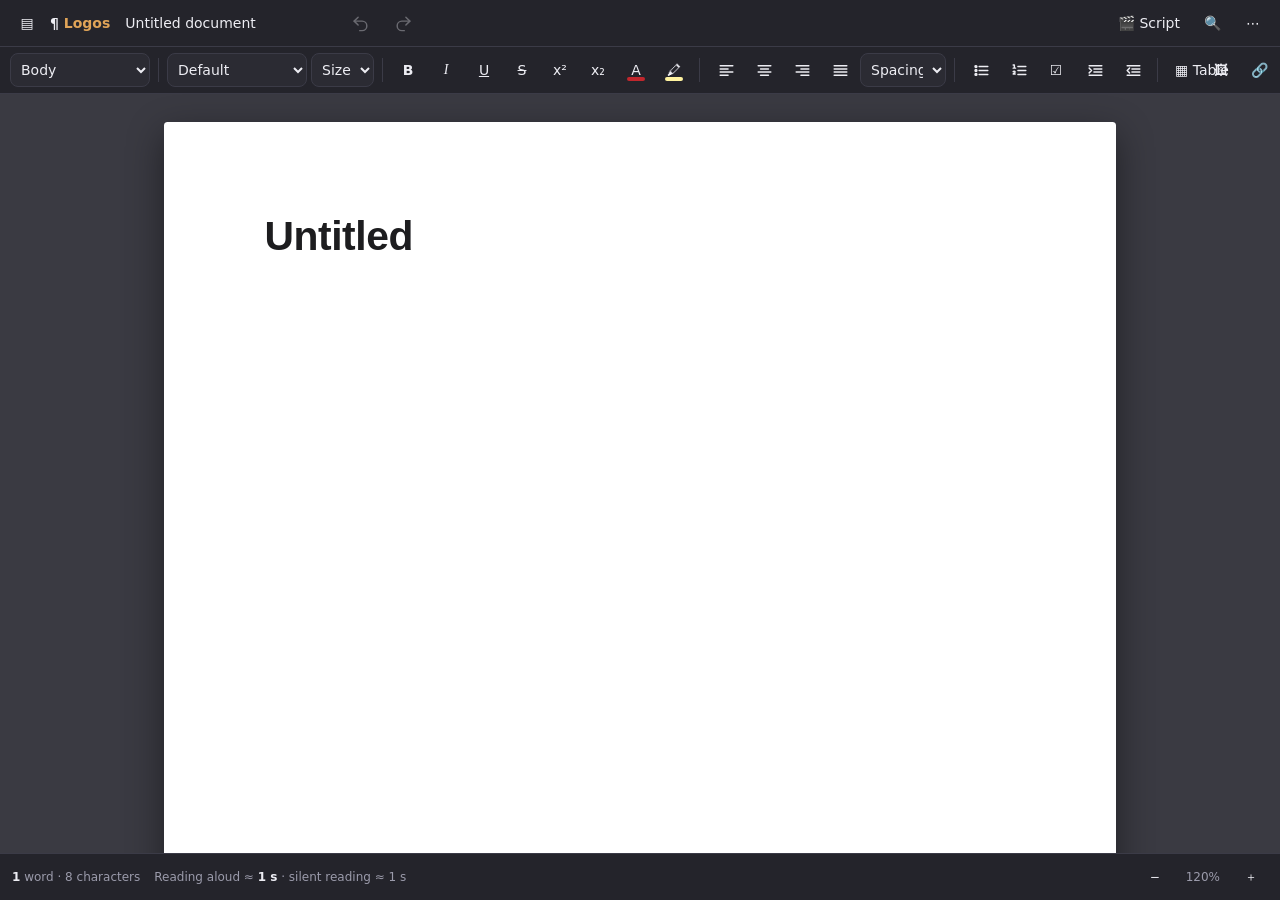
<file: logos.html>
<!doctype html>
<html lang="en-GB">
<head>
<meta charset="utf-8">
<meta name="viewport" content="width=device-width, initial-scale=1, viewport-fit=cover">
<meta name="apple-mobile-web-app-capable" content="yes">
<title>Logos · Psi Phi Studio</title>
<link rel="icon" href="icon.svg" type="image/svg+xml">
<link rel="apple-touch-icon" href="apple-touch-icon.png">
<link rel="stylesheet" href="fonts.css">
<style>
:root{--bg:#1b1b20;--bar:#24242b;--panel:#2b2b33;--panel2:#34343e;--ink:#ededf3;--muted:#9b9bab;--rule:#3b3b47;--accent:#e0a458;--z:1}
*{box-sizing:border-box}
html,body{margin:0;height:100%;background:var(--bg);color:var(--ink);font:14px/1.35 -apple-system,BlinkMacSystemFont,"SF Pro Text",system-ui,sans-serif;overflow:hidden;-webkit-tap-highlight-color:transparent}
button,select,input{font:inherit;color:inherit}
#app{position:fixed;inset:0;display:flex;flex-direction:column}
#top{display:flex;align-items:center;gap:6px;padding:calc(6px + env(safe-area-inset-top)) 10px 6px;background:var(--bar);border-bottom:1px solid var(--rule)}
.brand{font-weight:700;white-space:nowrap}.brand b{color:var(--accent)}
#docName{background:transparent;border:1px solid transparent;border-radius:8px;padding:5px 8px;width:220px}
#docName:focus{border-color:var(--rule);background:var(--panel)}
.grow{flex:1}
.tb{display:inline-grid;place-items:center;min-width:34px;height:34px;padding:0 8px;border-radius:8px;border:1px solid transparent;background:transparent;cursor:pointer;color:var(--ink);white-space:nowrap}
.tb:hover{background:var(--panel2)}
.tb.on{background:var(--panel2);border-color:var(--accent);color:var(--accent)}
.tb:disabled{opacity:.35}
.tb svg{width:19px;height:19px;fill:none;stroke:currentColor;stroke-width:1.8;stroke-linecap:round;stroke-linejoin:round}
#ribbon{display:flex;align-items:center;gap:4px;padding:6px 10px;background:var(--bar);border-bottom:1px solid var(--rule);overflow-x:auto;-webkit-overflow-scrolling:touch;scrollbar-width:none}
#ribbon::-webkit-scrollbar{display:none}
#ribbon select{background:var(--panel);border:1px solid var(--rule);border-radius:8px;padding:5px 6px;height:34px}
#ribbon .sep{width:1px;height:24px;background:var(--rule);margin:0 4px;flex:none}
.sw{position:relative}
.sw i{position:absolute;left:7px;right:7px;bottom:5px;height:4px;border-radius:2px}
#ctxBar{display:none;align-items:center;gap:4px;padding:5px 10px;background:#202027;border-bottom:1px solid var(--rule);overflow-x:auto;font-size:13px}
#ctxBar.show{display:flex}
#ctxBar .lbl{color:var(--muted);margin-right:4px;white-space:nowrap}
#scroller{flex:1;overflow:auto;-webkit-overflow-scrolling:touch;background:#3a3a42;padding:28px 12px 80px}
#pageWrap{display:flex;justify-content:center}
#page{width:794px;min-height:1123px;background:#fff;color:#1d1d1f;padding:76px 84px;box-shadow:0 10px 30px rgba(0,0,0,.45);border-radius:3px;outline:none;zoom:var(--z);caret-color:#1d6fe0}
body.flow #page{min-height:0}
#status{display:flex;align-items:center;gap:14px;padding:6px 12px calc(6px + env(safe-area-inset-bottom));background:var(--bar);border-top:1px solid var(--rule);font-size:12px;color:var(--muted)}
#status b{color:var(--ink);font-weight:600}
/* the document */
.doc{font-family:"Georgia",serif;font-size:17px;line-height:1.55;word-wrap:break-word}
.doc p,.doc div:not([class]){margin:0 0 .7em}
.doc h1.title{font:700 34px/1.15 "Avenir Next","Helvetica Neue",sans-serif;margin:0 0 .5em;letter-spacing:-.01em}
.doc h1{font:700 26px/1.2 "Avenir Next","Helvetica Neue",sans-serif;margin:1em 0 .45em}
.doc h2{font:600 21px/1.25 "Avenir Next","Helvetica Neue",sans-serif;margin:.95em 0 .4em}
.doc h3{font:600 17px/1.3 "Avenir Next","Helvetica Neue",sans-serif;margin:.9em 0 .35em;text-transform:none;color:#3a3a40}
.doc blockquote{margin:.6em 0 .8em;padding:.2em 0 .2em 1em;border-left:4px solid #e0a458;color:#4a4a52;font-style:italic}
.doc pre{font:14px/1.45 "Menlo","Courier New",monospace;background:#f3f3f6;border:1px solid #e1e1e8;border-radius:6px;padding:10px 12px;white-space:pre-wrap;margin:.5em 0 .9em}
.doc ul,.doc ol{margin:0 0 .7em;padding-left:1.6em}
.doc li{margin:.15em 0}
.doc ul.check{list-style:none;padding-left:.3em}
.doc ul.check li .chk{display:inline-block;width:1.25em;cursor:pointer;-webkit-user-select:none;user-select:none}
.doc ul.check li.done{color:#8a8a92;text-decoration:line-through}
.doc a{color:#1d6fe0}
.doc hr{border:0;border-top:1px solid #cfcfd6;margin:1.2em 0}
.doc hr.pb{border-top:2px dashed #c4c4cc;margin:2em -84px}
.doc img{max-width:100%;height:auto;border-radius:3px}
.doc img.left{float:left;margin:.2em 1em .5em 0}.doc img.right{float:right;margin:.2em 0 .5em 1em}.doc img.centre{display:block;margin:.4em auto}
.doc img.sel{outline:3px solid #1d6fe0}
.doc table{border-collapse:collapse;width:100%;margin:.6em 0 1em;font-size:.92em}
.doc td,.doc th{border:1px solid #c9c9d2;padding:6px 8px;vertical-align:top;min-width:40px}
.doc table.hdr tr:first-child td,.doc table.hdr tr:first-child th{font-weight:700;background:#eef0f5}
.doc table.noborder td,.doc table.noborder th{border-color:transparent}
.doc table.stripes tr:nth-child(even) td{background:#f6f7fa}
.doc td.cur,.doc th.cur{box-shadow:inset 0 0 0 2px #1d6fe0}
/* screenplay */
.doc .sc-scene{font:700 16px/1.5 "Courier New",monospace;text-transform:uppercase;margin:1.4em 0 .6em}
.doc .sc-action{font:16px/1.5 "Courier New",monospace;margin:0 0 .8em}
.doc .sc-char{font:16px/1.5 "Courier New",monospace;text-transform:uppercase;margin:1em 0 0 37%}
.doc .sc-paren{font:16px/1.5 "Courier New",monospace;margin:0 0 0 30%;max-width:40%}
.doc .sc-dial{font:16px/1.5 "Courier New",monospace;margin:0 18% .8em 22%}
.doc .sc-trans{font:16px/1.5 "Courier New",monospace;text-transform:uppercase;text-align:right;margin:1em 0}
.doc .sc-note{font:italic 15px/1.45 "Avenir Next",sans-serif;color:#6b4fc8;background:#f3efff;border-radius:6px;padding:4px 8px;margin:.4em 0 .8em}
.doc .find{background:#ffe066;border-radius:2px}
.doc .find.now{background:#ff9f1c}
/* popovers & dialogs */
.pop{position:fixed;z-index:30;background:var(--panel);border:1px solid var(--rule);border-radius:14px;box-shadow:0 16px 36px rgba(0,0,0,.5);padding:10px;max-height:calc(100vh - 90px);overflow:auto}
.pop .mi{display:flex;width:100%;gap:10px;align-items:center;border:0;background:transparent;padding:9px 10px;border-radius:8px;cursor:pointer;text-align:left}
.pop .mi:hover{background:var(--panel2)}
.pop hr{border:0;border-top:1px solid var(--rule);margin:4px}
.pop .cap{font-size:11px;letter-spacing:.06em;text-transform:uppercase;color:var(--muted);padding:6px 10px 2px}
.swatches{display:grid;grid-template-columns:repeat(8,26px);gap:5px}
.swatches i{width:26px;height:26px;border-radius:6px;cursor:pointer;border:1px solid rgba(0,0,0,.4)}
.tgrid{display:grid;grid-template-columns:repeat(8,22px);gap:3px}
.tgrid i{width:22px;height:22px;border:1px solid #555;border-radius:3px;background:#1f1f25}
.tgrid i.on{background:var(--accent);border-color:var(--accent)}
.btn{border:1px solid var(--rule);background:var(--panel2);border-radius:9px;padding:7px 12px;cursor:pointer}
.btn.primary{background:var(--accent);border-color:var(--accent);color:#1d1306;font-weight:600}
.btn.sm{padding:4px 9px;font-size:12px}
#findBar{display:none;align-items:center;gap:6px;padding:6px 10px;background:#202027;border-bottom:1px solid var(--rule)}
#findBar.show{display:flex}
#findBar input{background:var(--panel);border:1px solid var(--rule);border-radius:8px;padding:5px 8px;width:180px}
dialog{background:var(--panel);color:var(--ink);border:1px solid var(--rule);border-radius:18px;padding:0;width:min(560px,94vw)}
dialog::backdrop{background:rgba(0,0,0,.55)}
.dlg{padding:18px;display:flex;flex-direction:column;gap:12px}
.dlg h2{margin:0;font-size:19px}
.choice{display:flex;flex-direction:column;gap:8px}
.choice button{padding:12px 14px;border-radius:12px;border:1px solid var(--rule);background:var(--panel2);cursor:pointer;text-align:left}
.choice button.on{border-color:var(--accent);background:#4a3a22}
.choice button:disabled{opacity:.4}
.choice b{display:block}
.choice small{color:var(--muted)}
.small{font-size:12px;color:var(--muted)}
.row{display:flex;gap:8px;align-items:center;flex-wrap:wrap}
#toast{position:fixed;left:50%;bottom:60px;transform:translateX(-50%);background:rgba(10,10,14,.94);border:1px solid var(--rule);padding:8px 14px;border-radius:999px;font-size:13px;opacity:0;transition:opacity .25s;pointer-events:none;z-index:50}
#toast.show{opacity:1}
#gallery{position:fixed;inset:0;background:#141418;z-index:40;padding:16px;padding-top:calc(16px + env(safe-area-inset-top));overflow:auto}
#gallery[hidden]{display:none}
#gallery header{display:flex;align-items:center;gap:10px;margin-bottom:16px}
#gallery h1{margin:0;font-size:26px}
#glist{display:grid;grid-template-columns:repeat(auto-fill,minmax(180px,1fr));gap:16px}
.gcard{background:var(--panel);border:1px solid var(--rule);border-radius:12px;overflow:hidden;cursor:pointer;position:relative}
.gcard .pv{height:200px;background:#fff;color:#222;font:9px/1.35 Georgia,serif;padding:12px;overflow:hidden}
.gcard .meta{padding:8px 10px;font-size:13px}
.gcard small{color:var(--muted)}
.gcard .del{position:absolute;right:6px;top:6px;border:0;border-radius:999px;width:28px;height:28px;background:rgba(0,0,0,.55);color:#fff;cursor:pointer}
#render{position:fixed;left:-30000px;top:0;background:#fff;color:#1d1d1f}
body.embed #galleryBtn{display:none}
@media print{body{overflow:visible;background:#fff}#top,#ribbon,#ctxBar,#findBar,#status{display:none!important}#app{position:static}#scroller{overflow:visible;background:#fff;padding:0}#page{box-shadow:none;width:auto;padding:0;zoom:1}.doc hr.pb{page-break-after:always;border:0;margin:0}}
@media (max-width:700px){#page{padding:36px 28px}#docName{width:120px}}
</style>
</head>
<body>
<div id="app">
  <header id="top">
    <button class="tb" id="galleryBtn" title="All documents">▤</button>
    <span class="brand">¶ <b>Logos</b></span>
    <input id="docName" aria-label="Document name" maxlength="60">
    <button class="tb" id="undoBtn" title="Undo (two-finger tap)"><svg viewBox="0 0 24 24"><path d="M9 14L4 9l5-5"/><path d="M4 9h10a6 6 0 0 1 0 12h-3"/></svg></button>
    <button class="tb" id="redoBtn" title="Redo (three-finger tap)"><svg viewBox="0 0 24 24"><path d="M15 14l5-5-5-5"/><path d="M20 9H10a6 6 0 0 0 0 12h3"/></svg></button>
    <span class="grow"></span>
    <button class="tb" id="scriptBtn" title="Screenplay mode: Tab changes the line type, Return moves on">🎬 Script</button>
    <button class="tb" id="findBtn" title="Find and replace">🔍</button>
    <button class="tb" id="menuBtn" title="Document">⋯</button>
  </header>
  <div id="ribbon"></div>
  <div id="ctxBar"></div>
  <div id="findBar"><input id="findIn" placeholder="Find"><input id="replIn" placeholder="Replace with"><button class="btn sm" id="fPrev">◀</button><button class="btn sm" id="fNext">▶</button><span id="fCount" class="small"></span><button class="btn sm" id="fRepl">Replace</button><button class="btn sm" id="fAll">Replace all</button><span class="grow"></span><button class="btn sm" id="fClose">Done</button></div>
  <main id="scroller"><div id="pageWrap"><div id="page" class="doc" contenteditable="true" spellcheck="true"></div></div></main>
  <footer id="status"><span id="stWords"></span><span id="stTime"></span><span class="grow"></span><button class="tb" id="zOut">−</button><span id="zLbl">100%</span><button class="tb" id="zIn">＋</button></footer>
</div>
<div id="gallery" hidden><header><h1>¶ Logos</h1><span class="grow"></span><button class="btn" id="gScript">＋ New script</button><button class="btn primary" id="gNew">＋ New document</button></header><div id="glist"></div></div>
<div id="render" class="doc"></div>
<div id="toast" role="status"></div>
<script>
'use strict';
(() => {
  const $ = s => document.querySelector(s);
  const h = (tag, attrs, ...kids) => { const e = document.createElement(tag); for (const [k, v] of Object.entries(attrs || {})) { if (v == null || v === false) continue; if (k.startsWith('on')) e.addEventListener(k.slice(2), v); else if (k === 'class') e.className = v; else if (k === 'style') e.style.cssText = v; else if (k in e && k !== 'list') try { e[k] = v; } catch (x) { e.setAttribute(k, v); } else e.setAttribute(k, v); } for (const c of kids.flat()) if (c != null) e.append(c.nodeType ? c : String(c)); return e; };
  const clamp = (v, a, b) => Math.max(a, Math.min(b, v));
  const uid = () => Date.now().toString(36) + Math.random().toString(36).slice(2, 7);
  let tt = 0; const toast = (m, ms) => { const t = $('#toast'); t.textContent = m; t.classList.add('show'); clearTimeout(tt); tt = setTimeout(() => t.classList.remove('show'), ms || 2000); };
  const QS = new URLSearchParams(location.search), EMBED = QS.has('embed');
  if (EMBED) document.body.classList.add('embed');
  const ed = $('#page');
  let doc = null;
  try { document.execCommand('styleWithCSS', false, true); } catch (e) { }
  try { document.execCommand('defaultParagraphSeparator', false, 'p'); } catch (e) { }

  /* ---------- storage ---------- */
  let dbp = null;
  const db = () => dbp || (dbp = new Promise((res, rej) => { const r = indexedDB.open('psiphi-logos', 1); r.onupgradeneeded = () => { if (!r.result.objectStoreNames.contains('docs')) r.result.createObjectStore('docs', { keyPath: 'id' }); }; r.onsuccess = () => res(r.result); r.onerror = () => rej(r.error); }));
  const tx = async (mode, fn) => { const d = await db(); return new Promise((res, rej) => { const t = d.transaction('docs', mode), st = t.objectStore('docs'); const q = fn(st); t.oncomplete = () => res(q && q.result); t.onerror = () => rej(t.error); }); };
  let saveT = 0;
  const saveSoon = () => { clearTimeout(saveT); saveT = setTimeout(saveNow, 900); };
  async function saveNow() { if (!doc) return; clearTimeout(saveT); doc.html = cleanHTML(); doc.text = ed.innerText.slice(0, 600); doc.updated = Date.now(); try { await tx('readwrite', st => st.put(doc)); } catch (e) { console.warn('save failed', e); } }
  function cleanHTML() { const c = ed.cloneNode(true); c.querySelectorAll('.find').forEach(s => s.replaceWith(...s.childNodes)); c.querySelectorAll('.cur').forEach(x => x.classList.remove('cur')); c.querySelectorAll('img.sel').forEach(x => x.classList.remove('sel')); return c.innerHTML; }
  addEventListener('visibilitychange', () => { if (document.visibilityState === 'hidden') saveNow(); });
  const newDoc = (script) => ({ id: 'doc_' + uid(), name: script ? 'Untitled script' : 'Untitled document', html: script ? '<p class="sc-scene">INT. LAB – DAY</p><p class="sc-action">Describe what we see.</p><p class="sc-char">Narrator</p><p class="sc-dial">Your first line.</p>' : '<h1 class="title">Untitled</h1><p><br></p>', script: !!script, created: Date.now(), updated: Date.now() });

  /* ---------- history: snapshots of the document and where the caret was ---------- */
  const hist = []; let hpos = -1, histT = 0, restoring = false;
  function caretOffsets() { const s = getSelection(); if (!s.rangeCount || !ed.contains(s.anchorNode)) return null; const r = s.getRangeAt(0); const off = (node, o) => { const rr = document.createRange(); rr.setStart(ed, 0); try { rr.setEnd(node, o); } catch (e) { return 0; } return rr.toString().length; }; return [off(r.startContainer, r.startOffset), off(r.endContainer, r.endOffset)]; }
  function setCaret(a, b) { const walker = document.createTreeWalker(ed, NodeFilter.SHOW_TEXT); let n, pos = 0, sN = null, sO = 0, eN = null, eO = 0; while ((n = walker.nextNode())) { const L = n.nodeValue.length; if (!sN && a <= pos + L) { sN = n; sO = a - pos; } if (!eN && b <= pos + L) { eN = n; eO = b - pos; break; } pos += L; } if (!sN) return; const r = document.createRange(); r.setStart(sN, sO); r.setEnd(eN || sN, eN ? eO : sO); const s = getSelection(); s.removeAllRanges(); s.addRange(r); }
  function snapshot(now) { if (restoring) return; clearTimeout(histT); const take = () => { const html = ed.innerHTML; if (hpos >= 0 && hist[hpos].html === html) return; hist.length = hpos + 1; hist.push({ html, caret: caretOffsets() }); if (hist.length > 200) hist.shift(); hpos = hist.length - 1; syncUndo(); }; if (now) take(); else histT = setTimeout(take, 450); }
  function restore(i) { const e = hist[i]; if (!e) return; restoring = true; ed.innerHTML = e.html; if (e.caret) setCaret(e.caret[0], e.caret[1]); restoring = false; syncUndo(); changed(true); }
  function undo() { snapshot(true); if (hpos <= 0) return toast('Nothing to undo'); hpos--; restore(hpos); toast('Undo'); }
  function redo() { if (hpos >= hist.length - 1) return toast('Nothing to redo'); hpos++; restore(hpos); toast('Redo'); }
  const syncUndo = () => { $('#undoBtn').disabled = hpos <= 0; $('#redoBtn').disabled = hpos >= hist.length - 1; };
  ed.addEventListener('beforeinput', e => { if (e.inputType === 'historyUndo') { e.preventDefault(); undo(); } else if (e.inputType === 'historyRedo') { e.preventDefault(); redo(); } });
  ed.addEventListener('input', () => { if (!restoring) { snapshot(); changed(); } });
  $('#undoBtn').addEventListener('mousedown', e => e.preventDefault()); $('#redoBtn').addEventListener('mousedown', e => e.preventDefault());
  $('#undoBtn').addEventListener('click', undo); $('#redoBtn').addEventListener('click', redo);
  // two-finger tap undo, three-finger tap redo (on the page)
  { let T = null; $('#scroller').addEventListener('touchstart', e => { if (!T) T = { t0: Date.now(), max: 0, x: e.touches[0].clientX, y: e.touches[0].clientY, moved: 0 }; T.max = Math.max(T.max, e.touches.length); }, { passive: true });
    $('#scroller').addEventListener('touchmove', e => { if (T) T.moved += Math.abs(e.touches[0].clientX - T.x) + Math.abs(e.touches[0].clientY - T.y); }, { passive: true });
    $('#scroller').addEventListener('touchend', e => { if (!T || e.touches.length) return; const t = T; T = null; if (Date.now() - t.t0 < 320 && t.moved < 30) { if (t.max === 2) { e.preventDefault(); undo(); } else if (t.max === 3) { e.preventDefault(); redo(); } } }); }

  /* ---------- selection helpers ---------- */
  let lastRange = null;
  document.addEventListener('selectionchange', () => { const s = getSelection(); if (s.rangeCount && ed.contains(s.getRangeAt(0).commonAncestorContainer)) { lastRange = s.getRangeAt(0).cloneRange(); syncRibbon(); syncContext(); } });
  function restoreRange() { if (!lastRange) return; const s = getSelection(); s.removeAllRanges(); s.addRange(lastRange); }
  const BLOCK = 'P,H1,H2,H3,BLOCKQUOTE,PRE,LI,DIV';
  function blockOf(n) { while (n && n !== ed) { if (n.nodeType === 1 && BLOCK.split(',').includes(n.tagName) && n.parentNode && (n.parentNode === ed || n.tagName === 'LI' || ['BLOCKQUOTE', 'TD', 'TH'].includes(n.parentNode.tagName) || n.parentNode.closest && n.parentNode.closest('td,th'))) return n; n = n.parentNode; } return null; }
  function selectedBlocks() {
    const s = getSelection(); if (!s.rangeCount) return []; const r = s.getRangeAt(0); if (!ed.contains(r.commonAncestorContainer)) return [];
    const first = blockOf(r.startContainer), last = blockOf(r.endContainer); if (!first) { ensureBlock(); return selectedBlocks(); }
    const out = []; const all = [...ed.querySelectorAll('p,h1,h2,h3,blockquote,pre,li,div')].filter(b => blockOf(b) === b);
    let on = false; for (const b of all) { if (b === first) on = true; if (on) out.push(b); if (b === last) break; } return out.length ? out : [first];
  }
  function ensureBlock() { if (!ed.firstChild) { ed.innerHTML = '<p><br></p>'; } [...ed.childNodes].forEach(n => { if (n.nodeType === 3 && n.nodeValue.trim()) { const p = h('p'); n.replaceWith(p); p.append(n); } }); }
  function exec(cmd, val) { restoreRange(); ed.focus(); snapshot(true); document.execCommand(cmd, false, val); snapshot(true); changed(); syncRibbon(); }

  /* ---------- styles (paragraph types) ---------- */
  const STYLES = [['p', 'Body', 'P', ''], ['title', 'Title', 'H1', 'title'], ['h1', 'Heading 1', 'H1', ''], ['h2', 'Heading 2', 'H2', ''], ['h3', 'Heading 3', 'H3', ''], ['quote', 'Quote', 'BLOCKQUOTE', ''], ['code', 'Code', 'PRE', ''],
    ['sc-scene', 'Scene heading', 'P', 'sc-scene'], ['sc-action', 'Action', 'P', 'sc-action'], ['sc-char', 'Character', 'P', 'sc-char'], ['sc-paren', 'Parenthetical', 'P', 'sc-paren'], ['sc-dial', 'Dialogue', 'P', 'sc-dial'], ['sc-trans', 'Transition', 'P', 'sc-trans'], ['sc-note', 'Note (not read)', 'P', 'sc-note']];
  const styleOf = b => { if (!b) return 'p'; const c = [...b.classList].find(x => x.startsWith('sc-')); if (c) return c; if (b.tagName === 'H1') return b.classList.contains('title') ? 'title' : 'h1'; return { H2: 'h2', H3: 'h3', BLOCKQUOTE: 'quote', PRE: 'code' }[b.tagName] || 'p'; };
  function setStyle(key, blocks) {
    const S = STYLES.find(s => s[0] === key); if (!S) return; snapshot(true);
    blocks = blocks || selectedBlocks(); const made = [];
    for (const b of blocks) {
      if (b.tagName === 'LI') { made.push(b); continue; }
      const n = document.createElement(S[2]); if (S[3]) n.className = S[3];
      for (const a of ['style']) if (b.getAttribute(a)) n.setAttribute(a, b.getAttribute(a));
      while (b.firstChild) n.append(b.firstChild); if (!n.firstChild) n.append(h('br')); b.replaceWith(n); made.push(n);
    }
    if (made.length) { const r = document.createRange(); r.selectNodeContents(made[0]); if (made.length === 1) r.collapse(false); else r.setEnd(made[made.length - 1], made[made.length - 1].childNodes.length); const s = getSelection(); s.removeAllRanges(); s.addRange(r); }
    snapshot(true); changed(); syncRibbon();
  }
  // screenplay: Return moves to the natural next line type, Tab cycles types
  const NEXT = { 'sc-scene': 'sc-action', 'sc-action': 'sc-action', 'sc-char': 'sc-dial', 'sc-paren': 'sc-dial', 'sc-dial': 'sc-char', 'sc-trans': 'sc-scene', 'sc-note': 'sc-action' };
  const CYCLE = ['sc-action', 'sc-char', 'sc-dial', 'sc-paren', 'sc-trans', 'sc-scene'];
  ed.addEventListener('keydown', e => {
    const b = blockOf(getSelection().anchorNode), st = styleOf(b);
    if (e.key === 'Tab' && (st.startsWith('sc-') || doc.script)) { e.preventDefault(); const i = CYCLE.indexOf(st); setStyle(CYCLE[(i + (e.shiftKey ? CYCLE.length - 1 : 1)) % CYCLE.length], [b]); toast(STYLES.find(s => s[0] === CYCLE[(i + (e.shiftKey ? CYCLE.length - 1 : 1)) % CYCLE.length])[1]); return; }
    if (e.key === 'Tab' && b && b.closest('td,th')) { e.preventDefault(); moveCell(e.shiftKey ? -1 : 1); return; }
    if (e.key === 'Enter' && !e.shiftKey && st.startsWith('sc-')) { const next = NEXT[st]; setTimeout(() => { const nb = blockOf(getSelection().anchorNode); if (nb && nb !== b && styleOf(nb) === st && next !== st) setStyle(next, [nb]); }, 0); }
    if ((e.metaKey || e.ctrlKey) && !e.altKey) { const k = e.key.toLowerCase(); if (k === 'z') { e.preventDefault(); e.shiftKey ? redo() : undo(); } else if (k === 'y') { e.preventDefault(); redo(); } else if (k === 'f') { e.preventDefault(); openFind(); } else if (k === 's') { e.preventDefault(); saveNow(); toast('Saved'); } else if (k === 'k') { e.preventDefault(); addLink(); } }
  });

  /* ---------- ribbon ---------- */
  const FONTS = [['', 'Default'], ['"Georgia",serif', 'Georgia'], ['"Palatino","Palatino Linotype",serif', 'Palatino'], ['"Times New Roman",Times,serif', 'Times New Roman'], ['"Baskerville",serif', 'Baskerville'], ['"LM",serif', 'Latin Modern (LaTeX)'], ['"Avenir Next","Helvetica Neue",sans-serif', 'Avenir Next'], ['"Helvetica Neue",Helvetica,Arial,sans-serif', 'Helvetica Neue'], ['"Gill Sans","Gill Sans MT",sans-serif', 'Gill Sans'], ['"Futura",sans-serif', 'Futura'], ['"Optima",sans-serif', 'Optima'], ['"Didot",serif', 'Didot'], ['"American Typewriter",serif', 'American Typewriter'], ['"Courier New",monospace', 'Courier New'], ['"Menlo",monospace', 'Menlo']];
  const SIZES = [10, 11, 12, 13, 14, 15, 16, 17, 18, 20, 22, 24, 28, 32, 36, 42, 48, 60, 72, 96];
  const COLOURS = ['#1d1d1f', '#4a4a52', '#8a8a92', '#c4c4cc', '#ffffff', '#c1272d', '#e8473c', '#f08a24', '#e0a458', '#d4b000', '#2e8b3e', '#1f9d8b', '#1d6fe0', '#4b4bd6', '#7b4fc8', '#c2408f', '#6b3b1f', '#0b4f6c', '#1e5631', '#5b1240'];
  const HIGHLIGHTS = ['transparent', '#fff3a0', '#ffd6a5', '#ffc9de', '#d4f5c9', '#c9ecf7', '#ddd6ff', '#e7e7ea'];
  const ic = d => '<svg viewBox="0 0 24 24">' + d + '</svg>';
  const tb = (title, html, fn, id) => { const b = h('button', { class: 'tb', title, id: id || null, onmousedown: e => e.preventDefault(), onclick: fn }); b.innerHTML = html; return b; };
  const sel = (id, opts, fn, w) => { const s = h('select', { id, style: w ? 'width:' + w + 'px' : '', onchange: e => fn(e.target.value) }, opts.map(([v, l]) => h('option', { value: v }, l))); s.addEventListener('pointerdown', () => { const s2 = getSelection(); if (s2.rangeCount && ed.contains(s2.anchorNode)) lastRange = s2.getRangeAt(0).cloneRange(); }); return s; };
  const SEP = () => h('span', { class: 'sep' });
  function buildRibbon() {
    const R = $('#ribbon'); R.innerHTML = '';
    R.append(sel('styleSel', STYLES.map(s => [s[0], s[1]]), v => { restoreRange(); setStyle(v); }, 140), SEP(),
      sel('fontSel', FONTS, v => { exec('fontName', v || 'Georgia'); if (!v) clearInline('fontFamily'); }, 140),
      sel('sizeSel', [['', 'Size'], ...SIZES.map(s => [s, s + ''])], v => setSize(+v), 72), SEP(),
      tb('Bold (⌘B)', '<b>B</b>', () => exec('bold'), 'bBtn'), tb('Italic (⌘I)', '<i style="font-family:Georgia">I</i>', () => exec('italic'), 'iBtn'), tb('Underline (⌘U)', '<u>U</u>', () => exec('underline'), 'uBtn'), tb('Strikethrough', '<s>S</s>', () => exec('strikeThrough'), 'sBtn'),
      tb('Superscript', 'x²', () => exec('superscript')), tb('Subscript', 'x₂', () => exec('subscript')),
      colourBtn('Text colour', 'A', COLOURS, v => exec('foreColor', v), 'fgBtn'), colourBtn('Highlight', '🖍', HIGHLIGHTS, v => exec('hiliteColor', v), 'hlBtn'), SEP(),
      tb('Align left', ic('<path d="M4 6h16M4 10h10M4 14h16M4 18h10"/>'), () => exec('justifyLeft')), tb('Centre', ic('<path d="M4 6h16M7 10h10M4 14h16M7 18h10"/>'), () => exec('justifyCenter')), tb('Align right', ic('<path d="M4 6h16M10 10h10M4 14h16M10 18h10"/>'), () => exec('justifyRight')), tb('Justify', ic('<path d="M4 6h16M4 10h16M4 14h16M4 18h16"/>'), () => exec('justifyFull')),
      sel('lhSel', [['', 'Spacing'], ['1', '1.0'], ['1.15', '1.15'], ['1.35', '1.35'], ['1.55', '1.5'], ['2', '2.0']], v => lineHeight(v), 86), SEP(),
      tb('Bullets', ic('<circle cx="5" cy="7" r="1.2" fill="currentColor"/><circle cx="5" cy="12" r="1.2" fill="currentColor"/><circle cx="5" cy="17" r="1.2" fill="currentColor"/><path d="M9 7h11M9 12h11M9 17h11"/>'), () => exec('insertUnorderedList')),
      tb('Numbered list', ic('<path d="M4 5h1.5v4M4 9h3M4 13.5c.5-.8 2.5-.8 2.5.4 0 .9-2.5 1.6-2.5 2.6h2.6M10 7h10M10 12h10M10 17h10"/>'), () => exec('insertOrderedList')),
      tb('Checklist', '☑', checklist), tb('Indent', ic('<path d="M4 6h16M10 10h10M10 14h10M4 18h16M4 9l3 3-3 3"/>'), () => exec('indent')), tb('Outdent', ic('<path d="M4 6h16M10 10h10M10 14h10M4 18h16M7 9l-3 3 3 3"/>'), () => exec('outdent')), SEP(),
      tb('Insert table', '▦ Table', e => tablePicker(e.currentTarget)), tb('Insert picture', '🖼', insertImage), tb('Link (⌘K)', '🔗', addLink), tb('Line', '―', () => exec('insertHorizontalRule')), tb('Page break', '⤓', pageBreak), SEP(),
      tb('Clear formatting', ic('<path d="M6 5h12M12 5l-3 14M4 20l16-16"/>'), () => { exec('removeFormat'); setStyle('p'); }));
  }
  function colourBtn(title, label, list, fn, id) {
    const b = h('button', { class: 'tb sw', title, id, onmousedown: e => e.preventDefault() }, label, h('i', { style: 'background:' + (list === HIGHLIGHTS ? '#fff3a0' : '#c1272d') }));
    b.addEventListener('click', () => { const p = popAt(b, h('div', {}, h('div', { class: 'swatches' }, list.map(c => h('i', { style: 'background:' + (c === 'transparent' ? 'repeating-linear-gradient(45deg,#fff 0 4px,#ccc 4px 8px)' : c), title: c === 'transparent' ? 'None' : c, onmousedown: e => e.preventDefault(), onclick: () => { closePop(); b.querySelector('i').style.background = c; fn(c); } }))),
      h('div', { class: 'row', style: 'margin-top:8px' }, h('span', { class: 'small' }, 'Custom'), h('input', { type: 'color', onchange: e => { closePop(); fn(e.target.value); } })))); });
    return b;
  }
  function setSize(px) {
    if (!px) return; restoreRange(); ed.focus(); snapshot(true);
    document.execCommand('fontSize', false, 7);
    ed.querySelectorAll('font[size="7"]').forEach(f => { const s = h('span', { style: 'font-size:' + px + 'px' }); while (f.firstChild) s.append(f.firstChild); f.replaceWith(s); });
    ed.querySelectorAll('span').forEach(s => { if (s.style.fontSize === 'xxx-large' || s.style.fontSize === '-webkit-xxx-large') s.style.fontSize = px + 'px'; });
    snapshot(true); changed();
  }
  function clearInline(prop) { const s = getSelection(); if (!s.rangeCount) return; ed.querySelectorAll('span').forEach(sp => { if (s.containsNode(sp, true)) sp.style[prop] = ''; }); }
  function lineHeight(v) { restoreRange(); snapshot(true); for (const b of selectedBlocks()) b.style.lineHeight = v || ''; snapshot(true); changed(); }
  function checklist() {
    restoreRange(); snapshot(true); const bl = selectedBlocks();
    const inList = bl[0] && bl[0].closest('ul.check'); if (inList) { document.execCommand('insertUnorderedList'); ed.querySelectorAll('.chk').forEach(c => { if (!c.closest('ul.check')) c.remove(); }); snapshot(true); changed(); return; }
    document.execCommand('insertUnorderedList');
    const s = getSelection(), ul = s.anchorNode && (s.anchorNode.nodeType === 1 ? s.anchorNode : s.anchorNode.parentNode).closest('ul');
    if (ul) { ul.classList.add('check'); ul.querySelectorAll(':scope>li').forEach(li => { if (!li.querySelector('.chk')) li.prepend(h('span', { class: 'chk', contenteditable: 'false' }, '☐')); }); }
    snapshot(true); changed();
  }
  ed.addEventListener('click', e => {
    const c = e.target.closest('.chk'); if (c) { snapshot(true); const li = c.closest('li'); li.classList.toggle('done'); c.textContent = li.classList.contains('done') ? '☑' : '☐'; snapshot(true); changed(); return; }
    ed.querySelectorAll('img.sel').forEach(i => i.classList.remove('sel')); selImg = null;
    if (e.target.tagName === 'IMG') { selImg = e.target; selImg.classList.add('sel'); }
    syncContext();
  });
  // new checklist items get a box too
  new MutationObserver(() => { ed.querySelectorAll('ul.check>li').forEach(li => { if (!li.querySelector('.chk')) li.prepend(h('span', { class: 'chk', contenteditable: 'false' }, '☐')); }); }).observe(ed, { childList: true, subtree: true });
  function pageBreak() { restoreRange(); ed.focus(); snapshot(true); document.execCommand('insertHTML', false, '<hr class="pb"><p><br></p>'); snapshot(true); changed(); }
  function addLink() { restoreRange(); const s = getSelection(); const url = prompt('Link to (web address)', 'https://'); if (!url || url === 'https://') return; if (s.isCollapsed) exec('insertHTML', '<a href="' + url.replace(/"/g, '&quot;') + '">' + url.replace(/</g, '&lt;') + '</a>'); else exec('createLink', url); }

  /* ---------- tables ---------- */
  function tablePicker(anchor) {
    let R = 3, C = 3; const grid = h('div', { class: 'tgrid' }), lbl = h('div', { class: 'small', style: 'margin-top:6px' }, '3 × 3');
    const paint = () => { [...grid.children].forEach((c, i) => c.classList.toggle('on', Math.floor(i / 8) < R && i % 8 < C)); lbl.textContent = R + ' rows × ' + C + ' columns'; };
    for (let i = 0; i < 64; i++) grid.append(h('i', { onpointerenter: () => { R = Math.floor(i / 8) + 1; C = i % 8 + 1; paint(); }, onmousedown: e => e.preventDefault(), onclick: () => { R = Math.floor(i / 8) + 1; C = i % 8 + 1; closePop(); insertTable(R, C); } }));
    paint(); popAt(anchor, h('div', {}, h('div', { class: 'cap', style: 'padding:0 0 6px' }, 'Insert a table'), grid, lbl));
  }
  function insertTable(r, c) { let html = '<table class="hdr"><tbody>'; for (let i = 0; i < r; i++) { html += '<tr>'; for (let j = 0; j < c; j++) html += '<td><br></td>'; html += '</tr>'; } html += '</tbody></table><p><br></p>'; exec('insertHTML', html); }
  const curCell = () => { const s = getSelection(); const n = s.anchorNode; return n && (n.nodeType === 1 ? n : n.parentNode).closest && (n.nodeType === 1 ? n : n.parentNode).closest('td,th'); };
  function moveCell(d) { const c = curCell(); if (!c) return; const cells = [...c.closest('table').querySelectorAll('td,th')], i = cells.indexOf(c), n = cells[i + d]; if (n) { const r = document.createRange(); r.selectNodeContents(n); r.collapse(false); const s = getSelection(); s.removeAllRanges(); s.addRange(r); } else if (d > 0) { tableOp('rowBelow'); moveCell(1); } }
  function tableOp(op) {
    restoreRange(); const c = curCell(); if (!c) return; snapshot(true);
    const tr = c.parentNode, table = c.closest('table'), ci = [...tr.children].indexOf(c), rows = [...table.querySelectorAll('tr')];
    const blankRow = () => { const r = h('tr'); for (let i = 0; i < tr.children.length; i++) r.append(h('td', {}, h('br'))); return r; };
    if (op === 'rowAbove') tr.before(blankRow()); else if (op === 'rowBelow') tr.after(blankRow());
    else if (op === 'colLeft' || op === 'colRight') rows.forEach(r => { const ref = r.children[ci]; const td = h('td', {}, h('br')); if (ref) (op === 'colLeft' ? ref.before(td) : ref.after(td)); else r.append(td); });
    else if (op === 'delRow') { if (rows.length < 2) table.remove(); else tr.remove(); }
    else if (op === 'delCol') { if (tr.children.length < 2) table.remove(); else rows.forEach(r => r.children[ci] && r.children[ci].remove()); }
    else if (op === 'delTable') table.remove();
    else if (['hdr', 'stripes', 'noborder'].includes(op)) table.classList.toggle(op);
    snapshot(true); changed(); syncContext();
  }
  function shadeCell(col) { restoreRange(); const c = curCell(); if (!c) return; snapshot(true); c.style.background = col === 'transparent' ? '' : col; snapshot(true); changed(); }

  /* ---------- pictures ---------- */
  let selImg = null;
  function insertImage() {
    const i = h('input', { type: 'file', accept: 'image/*', style: 'position:fixed;left:-9999px' });
    i.addEventListener('change', async () => { const f = i.files[0]; i.remove(); if (!f) return; try { const bm = await createImageBitmap(f), k = Math.min(1, 1600 / Math.max(bm.width, bm.height)), c = h('canvas', { width: Math.round(bm.width * k), height: Math.round(bm.height * k) }); c.getContext('2d').drawImage(bm, 0, 0, c.width, c.height); const url = c.toDataURL(/png/.test(f.type) ? 'image/png' : 'image/jpeg', 0.88); exec('insertHTML', '<img src="' + url + '" class="centre" style="width:60%">'); } catch (e) { toast('Couldn’t read that picture.'); } });
    document.body.append(i); i.click();
  }
  function imgOp(op, v) { if (!selImg) return; snapshot(true); if (op === 'w') selImg.style.width = v + '%'; else if (op === 'pos') { selImg.classList.remove('left', 'right', 'centre'); selImg.classList.add(v); } else if (op === 'del') { selImg.remove(); selImg = null; } snapshot(true); changed(); syncContext(); }

  /* ---------- context bar (table / picture) ---------- */
  function syncContext() {
    const bar = $('#ctxBar'), c = curCell();
    const b = (l, fn) => h('button', { class: 'btn sm', onmousedown: e => e.preventDefault(), onclick: fn }, l);
    bar.innerHTML = '';
    if (selImg) { bar.append(h('span', { class: 'lbl' }, 'Picture'), ...[25, 40, 60, 80, 100].map(w => b(w + '%', () => imgOp('w', w))), b('Left', () => imgOp('pos', 'left')), b('Centre', () => imgOp('pos', 'centre')), b('Right', () => imgOp('pos', 'right')), b('Delete', () => imgOp('del'))); bar.classList.add('show'); return; }
    if (c) { const t = c.closest('table');
      bar.append(h('span', { class: 'lbl' }, 'Table'), b('＋ Row above', () => tableOp('rowAbove')), b('＋ Row below', () => tableOp('rowBelow')), b('＋ Column left', () => tableOp('colLeft')), b('＋ Column right', () => tableOp('colRight')), b('− Row', () => tableOp('delRow')), b('− Column', () => tableOp('delCol')),
        b((t.classList.contains('hdr') ? '✓ ' : '') + 'Header row', () => tableOp('hdr')), b((t.classList.contains('stripes') ? '✓ ' : '') + 'Stripes', () => tableOp('stripes')), b((t.classList.contains('noborder') ? '✓ ' : '') + 'No lines', () => tableOp('noborder')),
        h('span', { class: 'lbl' }, 'Shade'), ...['transparent', '#fff3a0', '#d4f5c9', '#c9ecf7', '#ffd6a5', '#eef0f5'].map(col => h('button', { class: 'btn sm', style: 'background:' + (col === 'transparent' ? 'var(--panel2)' : col) + ';color:#222', onmousedown: e => e.preventDefault(), onclick: () => shadeCell(col) }, col === 'transparent' ? '∅' : ' ')), b('Delete table', () => tableOp('delTable')));
      bar.classList.add('show'); ed.querySelectorAll('.cur').forEach(x => x.classList.remove('cur')); c.classList.add('cur'); return; }
    ed.querySelectorAll('.cur').forEach(x => x.classList.remove('cur')); bar.classList.remove('show');
  }
  function syncRibbon() {
    const s = getSelection(); if (!s.rangeCount) return; const b = blockOf(s.anchorNode);
    const ss = $('#styleSel'); if (ss) ss.value = styleOf(b);
    for (const [id, cmd] of [['bBtn', 'bold'], ['iBtn', 'italic'], ['uBtn', 'underline'], ['sBtn', 'strikeThrough']]) { const el = $('#' + id); if (el) { let on = false; try { on = document.queryCommandState(cmd); } catch (e) { } el.classList.toggle('on', on); } }
    const n = s.anchorNode && (s.anchorNode.nodeType === 1 ? s.anchorNode : s.anchorNode.parentNode); if (n && ed.contains(n)) { const cs = getComputedStyle(n), px = Math.round(parseFloat(cs.fontSize)); const sz = $('#sizeSel'); if (sz) sz.value = SIZES.includes(px) ? px : ''; }
  }

  /* ---------- popovers ---------- */
  let pop = null; const closePop = () => { if (pop) { pop.remove(); pop = null; } };
  function popAt(anchor, el) { closePop(); pop = h('div', { class: 'pop' }, el); document.body.append(pop); const r = anchor.getBoundingClientRect(); pop.style.top = (r.bottom + 6) + 'px'; pop.style.left = clamp(r.left, 8, innerWidth - pop.offsetWidth - 8) + 'px'; return pop; }
  addEventListener('pointerdown', e => { if (pop && !pop.contains(e.target) && !e.target.closest('.tb')) closePop(); }, true);
  function menu(anchor, items) { const box = h('div', { style: 'min-width:250px' }); for (const it of items) box.append(it === '-' ? h('hr') : typeof it === 'string' ? h('div', { class: 'cap' }, it) : h('button', { class: 'mi', onclick: () => { closePop(); it[1](); } }, it[0])); popAt(anchor, box); }
  $('#menuBtn').addEventListener('click', e => menu(e.currentTarget, [
    ...(EMBED ? [] : [['▤ All documents', openGallery], ['＋ New document', () => openNew(false)], ['＋ New script (screenplay)', () => openNew(true)], '-']),
    'Bring in', ['⤒ Import a file (Word .docx, text, Markdown, HTML)…', importFile],
    'Save a copy', ['⤓ Web page (.html)', () => exportAs('html')], ['⤓ Plain text (.txt)', () => exportAs('txt')], ['⤓ Markdown (.md)', () => exportAs('md')], ['🖨 Print or save as PDF…', () => { saveNow(); print(); }],
    'View', [document.body.classList.contains('flow') ? 'Page view' : 'Continuous view (no page height)', () => document.body.classList.toggle('flow')], ['Rename…', () => { const n = prompt('Name', doc.name); if (n) { doc.name = n.slice(0, 60); $('#docName').value = doc.name; saveSoon(); } }]
  ]));
  $('#scriptBtn').addEventListener('click', () => { doc.script = !doc.script; $('#scriptBtn').classList.toggle('on', doc.script); saveSoon(); toast(doc.script ? 'Script mode: Tab changes the line type, Return moves to the next natural one.' : 'Script mode off', 3500); if (doc.script) { const b = selectedBlocks()[0]; if (b && !styleOf(b).startsWith('sc-')) setStyle('sc-action', [b]); } });

  /* ---------- find & replace ---------- */
  let hits = [], hit = -1;
  function clearFind() { ed.querySelectorAll('.find').forEach(s => s.replaceWith(...s.childNodes)); ed.normalize(); hits = []; hit = -1; $('#fCount').textContent = ''; }
  function runFind() {
    clearFind(); const q = $('#findIn').value; if (!q) return; const ql = q.toLowerCase(), nodes = [];
    const w = document.createTreeWalker(ed, NodeFilter.SHOW_TEXT); let n; while ((n = w.nextNode())) nodes.push(n);
    for (const t of nodes) { let v = t.nodeValue, i, node = t; while ((i = node.nodeValue.toLowerCase().indexOf(ql)) >= 0) { const m = node.splitText(i), rest = m.splitText(q.length), sp = h('span', { class: 'find' }); m.replaceWith(sp); sp.append(m); hits.push(sp); node = rest; } }
    $('#fCount').textContent = hits.length ? hits.length + ' found' : 'Not found'; if (hits.length) goHit(0);
  }
  function goHit(i) { if (!hits.length) return; hits.forEach(x => x.classList.remove('now')); hit = (i + hits.length) % hits.length; hits[hit].classList.add('now'); hits[hit].scrollIntoView({ block: 'center', behavior: 'smooth' }); $('#fCount').textContent = (hit + 1) + ' of ' + hits.length; }
  function openFind() { $('#findBar').classList.add('show'); $('#findIn').focus(); }
  $('#findBtn').addEventListener('click', () => $('#findBar').classList.contains('show') ? (clearFind(), $('#findBar').classList.remove('show')) : openFind());
  $('#findIn').addEventListener('input', runFind); $('#findIn').addEventListener('keydown', e => { if (e.key === 'Enter') goHit(hit + (e.shiftKey ? -1 : 1)); });
  $('#fNext').addEventListener('click', () => goHit(hit + 1)); $('#fPrev').addEventListener('click', () => goHit(hit - 1));
  $('#fRepl').addEventListener('click', () => { if (hit < 0) return; snapshot(true); const sp = hits[hit]; sp.replaceWith(document.createTextNode($('#replIn').value)); hits.splice(hit, 1); ed.normalize(); snapshot(true); changed(); if (hits.length) goHit(hit); else $('#fCount').textContent = 'Done'; });
  $('#fAll').addEventListener('click', () => { if (!hits.length) return; snapshot(true); const n = hits.length; hits.forEach(sp => sp.replaceWith(document.createTextNode($('#replIn').value))); hits = []; ed.normalize(); snapshot(true); changed(); $('#fCount').textContent = 'Replaced ' + n; });
  $('#fClose').addEventListener('click', () => { clearFind(); $('#findBar').classList.remove('show'); });

  /* ---------- paste: keep sensible formatting only ---------- */
  const ALLOWED = { P: 1, H1: 1, H2: 1, H3: 1, B: 1, STRONG: 1, I: 1, EM: 1, U: 1, S: 1, A: 1, UL: 1, OL: 1, LI: 1, TABLE: 1, TBODY: 1, THEAD: 1, TR: 1, TD: 1, TH: 1, BR: 1, IMG: 1, SPAN: 1, BLOCKQUOTE: 1, PRE: 1, CODE: 1, SUB: 1, SUP: 1, HR: 1 };
  function sanitize(html) {
    const d = new DOMParser().parseFromString(html, 'text/html'), out = document.createDocumentFragment();
    const walk = (n, into) => { for (const c of [...n.childNodes]) { if (c.nodeType === 3) { into.append(c.nodeValue); continue; } if (c.nodeType !== 1) continue; const T = c.tagName; if (['SCRIPT', 'STYLE', 'META', 'LINK', 'TITLE', 'IFRAME', 'OBJECT'].includes(T)) continue; if (!ALLOWED[T]) { if (['DIV', 'SECTION', 'ARTICLE', 'H4', 'H5', 'H6'].includes(T)) { const p = h(T.startsWith('H') ? 'h3' : 'p'); walk(c, p); into.append(p); } else walk(c, into); continue; } const e = document.createElement(T); if (T === 'A' && /^https?:|^mailto:/i.test(c.getAttribute('href') || '')) e.setAttribute('href', c.getAttribute('href')); if (T === 'IMG') { const s = c.getAttribute('src') || ''; if (/^(data:image|https?:)/.test(s)) e.setAttribute('src', s); else continue; } const st = c.style; for (const k of ['color', 'backgroundColor', 'fontWeight', 'fontStyle', 'textDecoration', 'fontSize', 'textAlign']) if (st && st[k]) e.style[k] = st[k]; walk(c, e); into.append(e); } };
    walk(d.body, out); const box = h('div'); box.append(out); return box.innerHTML;
  }
  ed.addEventListener('paste', e => { const cd = e.clipboardData; if (!cd) return; const html = cd.getData('text/html'); if (html) { e.preventDefault(); snapshot(true); document.execCommand('insertHTML', false, sanitize(html)); snapshot(true); changed(); } });

  /* ---------- import / export ---------- */
  function importFile() {
    const i = h('input', { type: 'file', accept: '.docx,.txt,.md,.markdown,.html,.htm,text/plain,text/html', style: 'position:fixed;left:-9999px' });
    i.addEventListener('change', async () => { const f = i.files[0]; i.remove(); if (!f) return; const ext = (f.name.split('.').pop() || '').toLowerCase(); try {
      let html; if (ext === 'docx') html = await docxToHTML(await f.arrayBuffer()); else if (ext === 'html' || ext === 'htm') html = sanitize(await f.text()); else if (ext === 'md' || ext === 'markdown') html = mdToHTML(await f.text()); else html = (await f.text()).split(/\r?\n/).map(l => '<p>' + (esc(l) || '<br>') + '</p>').join('');
      snapshot(true); if (ed.innerText.trim().length < 12) ed.innerHTML = html; else { restoreRange(); ed.focus(); document.execCommand('insertHTML', false, html); }
      if (doc.name.startsWith('Untitled')) { doc.name = f.name.replace(/\.[^.]+$/, '').slice(0, 60); $('#docName').value = doc.name; }
      snapshot(true); changed(); toast('Imported ' + f.name); } catch (e) { toast('Couldn’t import: ' + e.message); } });
    document.body.append(i); i.click();
  }
  const esc = s => String(s).replace(/[&<>"]/g, c => ({ '&': '&amp;', '<': '&lt;', '>': '&gt;', '"': '&quot;' }[c]));
  function mdInline(s) { return esc(s).replace(/\*\*(.+?)\*\*/g, '<b>$1</b>').replace(/(^|\W)\*(.+?)\*(?=\W|$)/g, '$1<i>$2</i>').replace(/(^|\W)_(.+?)_(?=\W|$)/g, '$1<i>$2</i>').replace(/`(.+?)`/g, '<code>$1</code>').replace(/\[(.+?)\]\((https?:[^)]+)\)/g, '<a href="$2">$1</a>'); }
  function mdToHTML(md) {
    const L = md.replace(/\r/g, '').split('\n'), out = []; let list = null, inCode = false, code = [];
    const close = () => { if (list) { out.push('</' + list + '>'); list = null; } };
    for (let i = 0; i < L.length; i++) { const l = L[i];
      if (/^```/.test(l)) { if (inCode) { out.push('<pre>' + esc(code.join('\n')) + '</pre>'); code = []; inCode = false; } else { close(); inCode = true; } continue; }
      if (inCode) { code.push(l); continue; }
      let m; if ((m = l.match(/^(#{1,3})\s+(.*)/))) { close(); out.push('<h' + m[1].length + '>' + mdInline(m[2]) + '</h' + m[1].length + '>'); continue; }
      if ((m = l.match(/^\s*[-*+]\s+\[( |x)\]\s+(.*)/i))) { if (list !== 'ul class="check"') { close(); out.push('<ul class="check">'); list = 'ul class="check"'; } out.push('<li' + (m[1] !== ' ' ? ' class="done"' : '') + '><span class="chk" contenteditable="false">' + (m[1] !== ' ' ? '☑' : '☐') + '</span>' + mdInline(m[2]) + '</li>'); continue; }
      if ((m = l.match(/^\s*[-*+]\s+(.*)/))) { if (list !== 'ul') { close(); out.push('<ul>'); list = 'ul'; } out.push('<li>' + mdInline(m[1]) + '</li>'); continue; }
      if ((m = l.match(/^\s*\d+[.)]\s+(.*)/))) { if (list !== 'ol') { close(); out.push('<ol>'); list = 'ol'; } out.push('<li>' + mdInline(m[1]) + '</li>'); continue; }
      if ((m = l.match(/^>\s?(.*)/))) { close(); out.push('<blockquote>' + mdInline(m[1]) + '</blockquote>'); continue; }
      if (/^\s*\|.*\|\s*$/.test(l)) { close(); const rows = []; while (i < L.length && /^\s*\|.*\|\s*$/.test(L[i])) { if (!/^\s*\|[\s:|-]+\|\s*$/.test(L[i])) rows.push(L[i].trim().slice(1, -1).split('|').map(c => mdInline(c.trim()))); i++; } i--; out.push('<table class="hdr"><tbody>' + rows.map(r => '<tr>' + r.map(c => '<td>' + (c || '<br>') + '</td>').join('') + '</tr>').join('') + '</tbody></table>'); continue; }
      if (/^\s*(-{3,}|\*{3,})\s*$/.test(l)) { close(); out.push('<hr>'); continue; }
      close(); out.push(l.trim() ? '<p>' + mdInline(l) + '</p>' : '');
    }
    close(); return out.join('') || '<p><br></p>';
  }
  function htmlToMD(root) {
    const inl = n => [...n.childNodes].map(c => { if (c.nodeType === 3) return c.nodeValue; if (c.nodeType !== 1) return ''; const t = inl(c), T = c.tagName; if (c.classList && c.classList.contains('chk')) return ''; if (T === 'B' || T === 'STRONG' || (c.style && +c.style.fontWeight >= 600)) return '**' + t + '**'; if (T === 'I' || T === 'EM') return '*' + t + '*'; if (T === 'CODE') return '`' + t + '`'; if (T === 'A') return '[' + t + '](' + c.getAttribute('href') + ')'; if (T === 'BR') return '  \n'; return t; }).join('');
    const out = [];
    for (const b of root.children) { const T = b.tagName;
      if (T === 'H1' || T === 'H2' || T === 'H3') out.push('#'.repeat(T === 'H1' ? 1 : +T[1]) + ' ' + inl(b).trim());
      else if (T === 'UL' || T === 'OL') [...b.children].forEach((li, i) => out.push((T === 'OL' ? (i + 1) + '. ' : '- ') + (b.classList.contains('check') ? (li.classList.contains('done') ? '[x] ' : '[ ] ') : '') + inl(li).trim()));
      else if (T === 'BLOCKQUOTE') out.push('> ' + inl(b).trim()); else if (T === 'PRE') out.push('```\n' + b.innerText + '\n```');
      else if (T === 'TABLE') { const rows = [...b.querySelectorAll('tr')].map(r => [...r.children].map(c => inl(c).trim().replace(/\|/g, '\\|'))); if (rows.length) { out.push('| ' + rows[0].join(' | ') + ' |', '| ' + rows[0].map(() => '---').join(' | ') + ' |', ...rows.slice(1).map(r => '| ' + r.join(' | ') + ' |')); } }
      else if (T === 'HR') out.push('---'); else out.push(inl(b).trim());
      out.push('');
    }
    return out.join('\n').replace(/\n{3,}/g, '\n\n');
  }
  function download(blob, name) { const a = h('a', { href: URL.createObjectURL(blob), download: name }); document.body.append(a); a.click(); setTimeout(() => { URL.revokeObjectURL(a.href); a.remove(); }, 4000); }
  const fname = ext => (doc.name || 'document').replace(/[^\w\- ]+/g, '').trim().replace(/\s+/g, '-') + ext;
  function exportAs(kind) {
    saveNow(); const c = h('div'); c.innerHTML = cleanHTML();
    if (kind === 'txt') download(new Blob([ed.innerText], { type: 'text/plain' }), fname('.txt'));
    else if (kind === 'md') download(new Blob([htmlToMD(c)], { type: 'text/markdown' }), fname('.md'));
    else { const css = [...document.styleSheets[1] ? [] : []]; const style = [...document.querySelectorAll('style')].map(s => s.textContent).join('').match(/\/\* the document \*\/[\s\S]*?\/\* popovers/); download(new Blob(['<!doctype html><html><head><meta charset="utf-8"><title>' + esc(doc.name) + '</title><style>body{margin:40px auto;max-width:760px;padding:0 20px;background:#fff}' + (style ? style[0] : '') + '</style></head><body class="doc">' + c.innerHTML + '</body></html>'], { type: 'text/html' }), fname('.html')); }
    toast('Saved a copy');
  }
  // Word: unzip word/document.xml with the browser's own inflater
  async function unzipEntry(buf, want) {
    const dv = new DataView(buf), u8 = new Uint8Array(buf); let e = buf.byteLength - 22; while (e >= 0 && dv.getUint32(e, true) !== 0x06054b50) e--; if (e < 0) throw new Error('not a valid .docx');
    let p = dv.getUint32(e + 16, true); const n = dv.getUint16(e + 10, true), dec = new TextDecoder();
    for (let i = 0; i < n; i++) { const method = dv.getUint16(p + 10, true), cs = dv.getUint32(p + 20, true), nl = dv.getUint16(p + 28, true), xl = dv.getUint16(p + 30, true), cl = dv.getUint16(p + 32, true), lho = dv.getUint32(p + 42, true), name = dec.decode(u8.subarray(p + 46, p + 46 + nl));
      if (name === want) { const st = lho + 30 + dv.getUint16(lho + 26, true) + dv.getUint16(lho + 28, true), data = u8.slice(st, st + cs); if (method === 0) return dec.decode(data); return dec.decode(await new Response(new Blob([data]).stream().pipeThrough(new DecompressionStream('deflate-raw'))).arrayBuffer()); }
      p += 46 + nl + xl + cl; }
    throw new Error('no document inside');
  }
  async function docxToHTML(buf) {
    const xml = new DOMParser().parseFromString(await unzipEntry(buf, 'word/document.xml'), 'application/xml');
    const kids = (el, ln) => el ? [...el.children].filter(c => c.localName === ln) : [], kid = (el, ln) => kids(el, ln)[0], at = (el, a) => el && (el.getAttribute('w:' + a) || el.getAttribute(a));
    const runs = pEl => { let s = ''; const walk = el => { for (const c of el.children) { if (c.localName === 'r') { const rp = kid(c, 'rPr'), on = t => { const k = kid(rp, t); return !!k && at(k, 'val') !== '0' && at(k, 'val') !== 'false'; }; let t = ''; for (const q of c.children) { if (q.localName === 't') t += esc(q.textContent); else if (q.localName === 'tab') t += '&emsp;'; else if (q.localName === 'br') t += '<br>'; } if (!t) continue; const col = kid(rp, 'color'); if (on('b')) t = '<b>' + t + '</b>'; if (on('i')) t = '<i>' + t + '</i>'; if (kid(rp, 'u') && at(kid(rp, 'u'), 'val') !== 'none') t = '<u>' + t + '</u>'; if (col && /^[0-9a-f]{6}$/i.test(at(col, 'val') || '')) t = '<span style="color:#' + at(col, 'val') + '">' + t + '</span>'; s += t; } else if (['hyperlink', 'ins', 'smartTag', 'sdt', 'sdtContent'].includes(c.localName)) walk(c); } }; walk(pEl); return s; };
    const out = []; let list = null; const body = xml.getElementsByTagNameNS('*', 'body')[0];
    const closeL = () => { if (list) { out.push('</' + list + '>'); list = null; } };
    const block = el => { for (const c of el.children) {
      if (c.localName === 'p') { const pp = kid(c, 'pPr'), sty = String(at(kid(pp, 'pStyle'), 'val') || ''), isL = !!kid(pp, 'numPr') || /^List/i.test(sty), r = runs(c), jc = at(kid(pp, 'jc'), 'val'), al = jc === 'center' ? ' style="text-align:center"' : jc === 'right' ? ' style="text-align:right"' : '';
        const hm = sty.match(/^Heading\s?(\d)/i);
        if (isL) { const tag = /Number/i.test(sty) ? 'ol' : 'ul'; if (list !== tag) { closeL(); out.push('<' + tag + '>'); list = tag; } out.push('<li>' + (r || '<br>') + '</li>'); continue; }
        closeL(); if (/^Title$/i.test(sty)) out.push('<h1 class="title">' + r + '</h1>'); else if (hm) out.push('<h' + Math.min(3, +hm[1]) + '>' + r + '</h' + Math.min(3, +hm[1]) + '>'); else if (/Quote/i.test(sty)) out.push('<blockquote>' + r + '</blockquote>'); else out.push('<p' + al + '>' + (r || '<br>') + '</p>'); }
      else if (c.localName === 'tbl') { closeL(); out.push('<table class="hdr"><tbody>' + kids(c, 'tr').map(tr => '<tr>' + kids(tr, 'tc').map(tc => '<td>' + (kids(tc, 'p').map(runs).join('<br>') || '<br>') + '</td>').join('') + '</tr>').join('') + '</tbody></table>'); }
      else if (c.localName === 'sdt' || c.localName === 'sdtContent') block(c); } };
    block(body); closeL(); return out.join('');
  }

  /* ---------- word count, speaking time, zoom ---------- */
  let statT = 0;
  function changed() { saveSoon(); clearTimeout(statT); statT = setTimeout(stats, 250); }
  function stats() {
    const t = ed.innerText, words = (t.match(/[\p{L}\p{N}’']+/gu) || []).length;
    const spoken = [...ed.querySelectorAll('.sc-dial')].map(x => x.innerText).join(' '), sw = doc && doc.script && spoken ? (spoken.match(/[\p{L}\p{N}’']+/gu) || []).length : words;
    const mins = sw / 150, fmt = m => m < 1 ? Math.max(1, Math.round(m * 60)) + ' s' : Math.floor(m) + ' min ' + Math.round((m % 1) * 60) + ' s';
    $('#stWords').innerHTML = '<b>' + words.toLocaleString() + '</b> word' + (words === 1 ? '' : 's') + ' · ' + t.replace(/\s/g, '').length.toLocaleString() + ' characters';
    $('#stTime').innerHTML = 'Reading aloud ≈ <b>' + fmt(mins) + '</b>' + (doc && doc.script && spoken ? ' (dialogue only)' : '') + ' · silent reading ≈ ' + fmt(words / 240);
  }
  let zoom = 1; const setZoom = z => { zoom = clamp(Math.round(z * 20) / 20, 0.5, 2); document.documentElement.style.setProperty('--z', zoom); $('#zLbl').textContent = Math.round(zoom * 100) + '%'; };
  $('#zIn').addEventListener('click', () => setZoom(zoom + 0.1)); $('#zOut').addEventListener('click', () => setZoom(zoom - 0.1));
  function fitZoom() { const w = $('#scroller').clientWidth - 24; setZoom(Math.min(1.2, w / 794)); }

  /* ---------- gallery & open ---------- */
  async function openGallery() {
    await saveNow(); const g = $('#gallery'), list = $('#glist'); g.hidden = false; list.innerHTML = '';
    const all = ((await tx('readonly', st => st.getAll()).catch(() => [])) || []).sort((a, b) => b.updated - a.updated);
    if (!all.length) list.append(h('p', { class: 'small' }, 'No documents yet.'));
    for (const d of all) list.append(h('div', { class: 'gcard', onclick: () => { g.hidden = true; openDoc(d); } }, h('div', { class: 'pv' }, (d.text || '').slice(0, 500)), h('div', { class: 'meta' }, h('b', {}, d.name), h('br'), h('small', {}, (d.script ? 'Script · ' : '') + new Date(d.updated).toLocaleDateString())),
      h('button', { class: 'del', title: 'Delete', onclick: async ev => { ev.stopPropagation(); if (confirm('Delete “' + d.name + '”?')) { await tx('readwrite', st => st.delete(d.id)); openGallery(); } } }, '✕')));
  }
  async function openNew(script) { await saveNow(); openDoc(newDoc(script)); $('#gallery').hidden = true; }
  $('#galleryBtn').addEventListener('click', openGallery); $('#gNew').addEventListener('click', () => openNew(false)); $('#gScript').addEventListener('click', () => openNew(true));
  $('#docName').addEventListener('change', e => { doc.name = e.target.value.trim() || doc.name; e.target.value = doc.name; saveSoon(); });
  function openDoc(d) {
    doc = d; ed.innerHTML = d.html || '<p><br></p>'; ensureBlock(); $('#docName').value = d.name; $('#scriptBtn').classList.toggle('on', !!d.script);
    hist.length = 0; hpos = -1; snapshot(true); stats(); fitZoom(); saveSoon();
    const first = ed.lastElementChild; if (first) { const r = document.createRange(); r.selectNodeContents(first); r.collapse(false); lastRange = r; }
  }

  /* ---------- draw the selection as a picture (laid out by the browser, painted onto a canvas) ---------- */
  async function renderPicture(frag, paper) {
    const box = $('#render'); box.innerHTML = ''; box.style.width = (794 - 168) + 'px'; box.style.padding = '28px 32px'; box.append(frag);
    box.querySelectorAll('.find').forEach(s => s.replaceWith(...s.childNodes)); box.querySelectorAll('.cur,.sel').forEach(x => x.classList.remove('cur', 'sel'));
    await document.fonts.ready; await Promise.all([...box.querySelectorAll('img')].map(i => i.complete ? 0 : new Promise(r => { i.onload = i.onerror = r; })));
    const B = box.getBoundingClientRect(), S = 2, c = h('canvas', { width: Math.ceil(B.width * S), height: Math.ceil(B.height * S) }), x = c.getContext('2d'); x.scale(S, S);
    if (paper) { x.fillStyle = '#fff'; x.fillRect(0, 0, B.width, B.height); }
    const rel = r => [r.left - B.left, r.top - B.top, r.width, r.height];
    // backgrounds, borders, rules
    for (const el of box.querySelectorAll('*')) {
      const cs = getComputedStyle(el), r = el.getBoundingClientRect(); if (!r.width || !r.height) continue; const [l, t, w, hh] = rel(r);
      if (cs.backgroundColor && !/rgba\(0, 0, 0, 0\)|transparent/.test(cs.backgroundColor) && el.tagName !== 'IMG') { x.fillStyle = cs.backgroundColor; x.fillRect(l, t, w, hh); }
      for (const [side, dx0, dy0, dx1, dy1] of [['Top', 0, 0, 1, 0], ['Bottom', 0, 1, 1, 1], ['Left', 0, 0, 0, 1], ['Right', 1, 0, 1, 1]]) { const bw = parseFloat(cs['border' + side + 'Width']); if (bw > 0 && cs['border' + side + 'Style'] !== 'none' && !/rgba\(0, 0, 0, 0\)/.test(cs['border' + side + 'Color'])) { x.strokeStyle = cs['border' + side + 'Color']; x.lineWidth = bw; if (cs['border' + side + 'Style'] === 'dashed') x.setLineDash([6, 4]); x.beginPath(); x.moveTo(l + dx0 * w, t + dy0 * hh); x.lineTo(l + dx1 * w, t + dy1 * hh); x.stroke(); x.setLineDash([]); } }
      if (el.tagName === 'IMG') { try { x.drawImage(el, l, t, w, hh); } catch (e) { } }
      if (el.tagName === 'LI' && !el.closest('ul.check')) { const ol = el.parentNode.tagName === 'OL', mark = ol ? ([...el.parentNode.children].indexOf(el) + 1) + '.' : '•'; x.font = cs.fontStyle + ' ' + cs.fontWeight + ' ' + cs.fontSize + ' ' + cs.fontFamily; x.fillStyle = cs.color; x.textAlign = 'right'; x.textBaseline = 'alphabetic'; const fm = x.measureText('Hg'); x.fillText(mark, l - 6, t + (parseFloat(cs.lineHeight) || parseFloat(cs.fontSize) * 1.4) / 2 + (fm.actualBoundingBoxAscent - fm.actualBoundingBoxDescent) / 2); x.textAlign = 'left'; }
    }
    // text, word by word where the browser put it
    const w = document.createTreeWalker(box, NodeFilter.SHOW_TEXT); let n; const rg = document.createRange();
    while ((n = w.nextNode())) {
      const el = n.parentNode, cs = getComputedStyle(el), txt = n.nodeValue; if (!txt.trim()) continue;
      const up = cs.textTransform === 'uppercase'; x.font = cs.fontStyle + ' ' + cs.fontWeight + ' ' + cs.fontSize + ' ' + cs.fontFamily; x.fillStyle = cs.color; x.textBaseline = 'alphabetic';
      const fm = x.measureText('Hg'), asc = fm.fontBoundingBoxAscent || parseFloat(cs.fontSize) * 0.8, des = fm.fontBoundingBoxDescent || parseFloat(cs.fontSize) * 0.2, deco = cs.textDecorationLine || cs.textDecoration || '';
      const re = /\S+/g; let m;
      while ((m = re.exec(txt))) { rg.setStart(n, m.index); rg.setEnd(n, m.index + m[0].length); const rects = rg.getClientRects(); if (!rects.length) continue; const r = rects[0], [l, t, rw, rh] = rel(r), y = t + (rh - (asc + des)) / 2 + asc; const s = up ? m[0].toUpperCase() : m[0]; x.fillText(s, l, y);
        if (/underline/.test(deco)) { x.fillRect(l, y + 2, rw, Math.max(1, parseFloat(cs.fontSize) / 16)); } if (/line-through/.test(deco)) { x.fillRect(l, y - asc * 0.32, rw, Math.max(1, parseFloat(cs.fontSize) / 16)); } }
    }
    box.innerHTML = '';
    return c;
  }
  function selectionFragment() {
    const s = getSelection(); let r = s.rangeCount ? s.getRangeAt(0) : null; if (!r || !ed.contains(r.commonAncestorContainer) || r.collapsed) r = lastRange && !lastRange.collapsed ? lastRange : null; if (!r) return null;
    const frag = r.cloneContents(), anc = r.commonAncestorContainer.nodeType === 1 ? r.commonAncestorContainer : r.commonAncestorContainer.parentNode;
    // keep the surroundings that give the selection its look (table, list, heading…)
    let wrap = frag, n = anc;
    while (n && n !== ed) { if (['TABLE', 'TBODY', 'TR', 'UL', 'OL', 'LI', 'H1', 'H2', 'H3', 'P', 'BLOCKQUOTE', 'PRE', 'TD', 'TH', 'SPAN', 'B', 'I', 'U', 'FONT', 'A'].includes(n.tagName)) { const c = n.cloneNode(false); c.classList && c.classList.remove('cur'); c.append(wrap); wrap = c; } n = n.parentNode; }
    const f2 = document.createDocumentFragment(); f2.append(wrap); return { frag: f2, range: r };
  }
  function tableFromSelection(r) {
    const anc = r.commonAncestorContainer.nodeType === 1 ? r.commonAncestorContainer : r.commonAncestorContainer.parentNode;
    let t = anc.closest && anc.closest('table'); if (!t) t = [...ed.querySelectorAll('table')].find(tb2 => r.intersectsNode(tb2));
    if (!t) return null;
    const rows = [...t.querySelectorAll('tr')].map(tr => [...tr.children].map(c => c.innerText.replace(/\s+/g, ' ').trim()));
    const csvCell = v => /[",\n]/.test(v) ? '"' + v.replace(/"/g, '""') + '"' : v;
    return { csv: rows.map(r2 => r2.map(csvCell).join(',')).join('\n'), header: t.classList.contains('hdr'), stripes: t.classList.contains('stripes') };
  }
  function textStyleAt(r) {
    const n = r.startContainer.nodeType === 1 ? r.startContainer : r.startContainer.parentNode, cs = getComputedStyle(n), b = blockOf(n), st = styleOf(b);
    const px = parseFloat(cs.fontSize), fam = cs.fontFamily.toLowerCase();
    const rgb = (cs.color.match(/\d+/g) || [0, 0, 0]).map(Number), dark = rgb[0] * 0.299 + rgb[1] * 0.587 + rgb[2] * 0.114 < 110;
    return { size: Math.round(clamp(px / 17 * 0.5, 0.22, 1.8) * 100) / 100, style: +cs.fontWeight >= 600 ? 'bold' : cs.fontStyle === 'italic' ? 'italic' : '', font: /mono|courier|menlo/.test(fam) ? 'mono' : /sans|avenir|helvetica|gill|futura|optima/.test(fam) ? 'sans' : 'main', align: cs.textAlign === 'center' ? 'center' : cs.textAlign === 'right' ? 'right' : 'left', color: dark ? 'WHITE' : '#' + rgb.slice(0, 3).map(v => v.toString(16).padStart(2, '0')).join(''), heading: st === 'title' || st === 'h1' };
  }

  /* ---------- Psi Phi Studio: bring a selection into the scene, or show the document beside the stage ---------- */
  const toParent = (m, tr) => { try { if (window.parent !== window) window.parent.postMessage(m, '*', tr || []); } catch (e) { } };
  let ready = false;
  function sceneChoice() {
    const sf = selectionFragment(), table = sf && tableFromSelection(sf.range), hasSel = !!sf;
    return new Promise(res => {
      let pick = hasSel ? (table ? 'table' : 'text') : 'panel', paper = true;
      const d = h('dialog', {}), body = h('div', { class: 'dlg' });
      const opt = (k, title, sub, dis) => h('button', { class: pick === k ? 'on' : '', disabled: !!dis, onclick: () => { pick = k; render(); } }, h('b', {}, title), h('small', {}, sub));
      const render = () => { body.innerHTML = ''; body.append(h('h2', {}, 'Bring into your scene'),
        h('div', { class: 'choice' },
          opt('text', 'Selection as text', 'Editable, animatable text in the scene (one font and size).', !hasSel),
          opt('picture', 'Selection as a picture', 'Exactly as it looks here: fonts, colours, tables and pictures.', !hasSel),
          opt('table', 'Table as a table object', table ? 'An animatable table built from the selected table.' : 'Select inside a table to use this.', !table),
          opt('panel', 'Show the whole ' + (doc.script ? 'script' : 'document') + ' beside the stage', 'A side panel you can scroll, or let it scroll by itself, while you record or edit.')),
        pick === 'picture' ? h('label', { class: 'row small' }, h('input', { type: 'checkbox', checked: paper, onchange: e => { paper = e.target.checked; } }), 'White paper behind it (untick for a transparent background)') : null,
        hasSel ? null : h('div', { class: 'small' }, 'Tip: select some text, a heading or a table first to bring just that into the scene.'),
        h('div', { class: 'row', style: 'justify-content:flex-end' }, h('button', { class: 'btn', onclick: () => { d.close(); res(null); } }, 'Cancel'), h('button', { class: 'btn primary', onclick: () => { d.close(); res({ pick, paper, sf, table }); } }, '✓ Use in scene'))); };
      render(); d.append(body); d.addEventListener('cancel', () => res(null)); d.addEventListener('close', () => setTimeout(() => d.remove(), 50)); document.body.append(d); d.showModal();
    });
  }
  if (EMBED) addEventListener('message', async e => {
    if (e.source !== window.parent) return; const m = e.data || {};
    if (m.type === 'st-ping' && ready) toParent({ type: 'st-ready', projId: doc.id });
    if (m.type !== 'st-export') return;
    try {
      await saveNow(); const ch = m.auto || await sceneChoice(); if (!ch) { toParent({ type: 'st-cancel' }); return; }
      const base = { type: 'st-result', name: doc.name, projId: doc.id, app: 'logos' };
      if (ch.pick === 'panel') return toParent(Object.assign(base, { kind: 'panel', source: 'logos' }));
      if (ch.pick === 'table') return toParent(Object.assign(base, { kind: 'table', csv: ch.table.csv, header: ch.table.header, stripes: ch.table.stripes }));
      if (ch.pick === 'text') { const st = textStyleAt(ch.sf.range), text = ch.sf.range.toString().replace(/ /g, ' ').replace(/\n{3,}/g, '\n\n').trim(); return toParent(Object.assign(base, { kind: 'text', text, ...st })); }
      const c = await renderPicture(ch.sf.frag, ch.paper), buf = await (await new Promise(r => c.toBlob(r, 'image/png'))).arrayBuffer();
      toParent(Object.assign(base, { kind: 'image', buf, w: c.width, h: c.height }), [buf]);
    } catch (err) { toParent({ type: 'st-error', message: (err && err.message) || String(err) }); }
  });
  window.Logos = { get doc() { return doc; }, setStyle, exec, insertTable, tableOp, undo, redo, renderPicture, selectionFragment, sceneChoice, mdToHTML, saveNow, openDoc };

  buildRibbon();
  addEventListener('resize', fitZoom);
  (async () => {
    let d = null; const pid = QS.get('proj'), nw = QS.get('new');
    if (pid) d = await tx('readonly', st => st.get(pid)).catch(() => null);
    if (!d && nw === 'gallery') { const all = ((await tx('readonly', st => st.getAll()).catch(() => [])) || []).sort((a, b) => b.updated - a.updated); if (all.length) { openDoc(all[0]); openGallery(); ready = true; if (EMBED) toParent({ type: 'st-ready', projId: doc.id }); return; } }
    if (!d && nw) d = newDoc(nw === 'script');
    if (!d && !EMBED) { const all = ((await tx('readonly', st => st.getAll()).catch(() => [])) || []).sort((a, b) => b.updated - a.updated); d = all[0]; }
    openDoc(d || newDoc(false));
    ready = true; if (EMBED) toParent({ type: 'st-ready', projId: doc.id });
  })();
})();
</script>
</body>
</html>
</file>
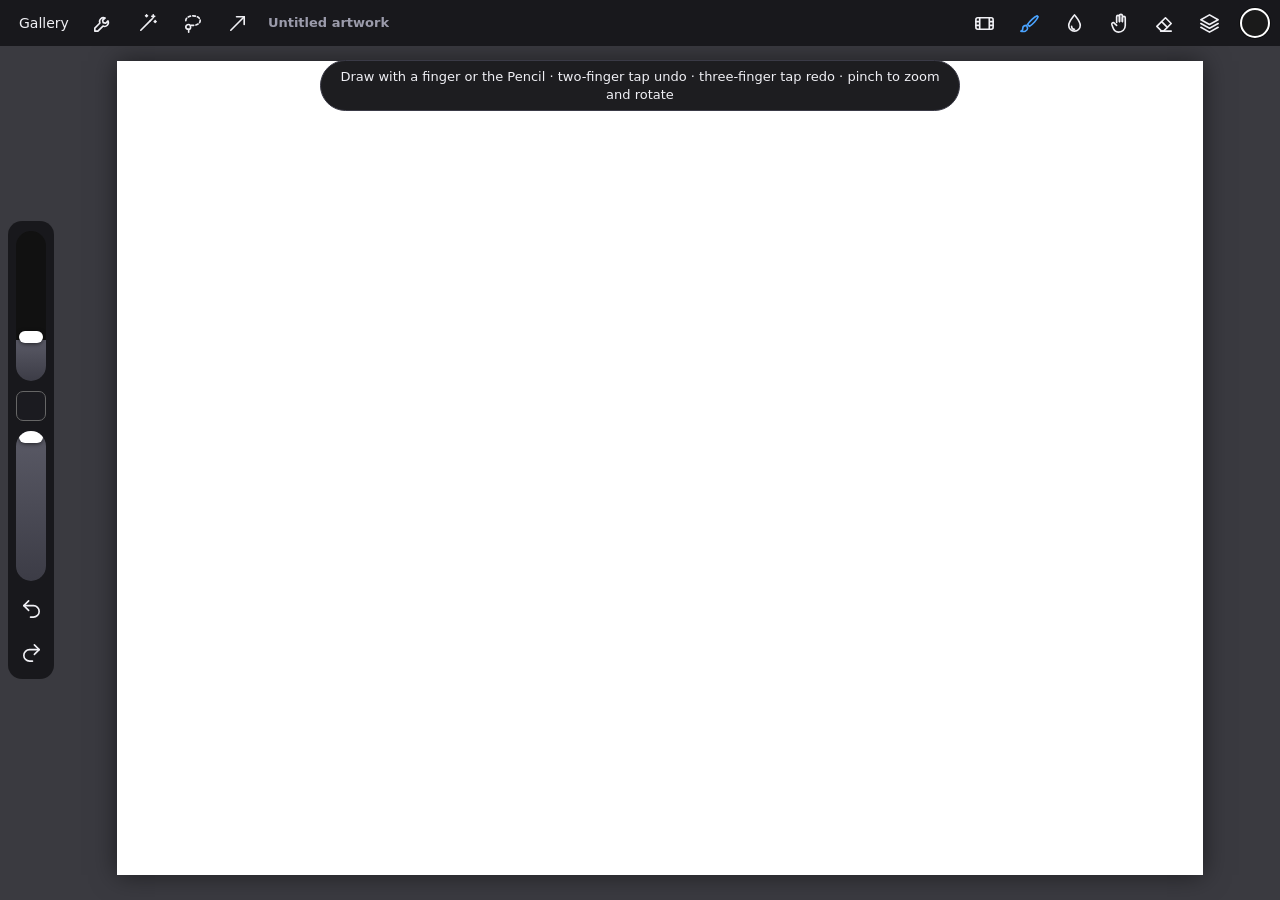
<file: tabula.html>
<!doctype html>
<html lang="en-GB">
<head>
<meta charset="utf-8">
<meta name="viewport" content="width=device-width, initial-scale=1, viewport-fit=cover, user-scalable=no">
<meta name="apple-mobile-web-app-capable" content="yes">
<title>Tabula · Psi Phi Studio</title>
<link rel="icon" href="icon.svg" type="image/svg+xml">
<link rel="apple-touch-icon" href="apple-touch-icon.png">
<style>
:root{--bg:#151518;--bar:rgba(22,22,26,.92);--panel:#232329;--panel2:#2d2d35;--panel3:#393943;--ink:#f0f0f5;--muted:#9b9bab;--rule:#3a3a46;--accent:#4aa3ff;--warm:#f0ac5f}
*{box-sizing:border-box}
html,body{margin:0;height:100%;background:var(--bg);color:var(--ink);font:14px/1.35 -apple-system,BlinkMacSystemFont,"SF Pro Text",system-ui,sans-serif;overflow:hidden;-webkit-user-select:none;user-select:none;-webkit-touch-callout:none;-webkit-tap-highlight-color:transparent}
button{font:inherit;color:inherit}
input,select{font:inherit;color:var(--ink);background:var(--panel2);border:1px solid var(--rule);border-radius:8px;padding:5px 8px}
#view{position:fixed;inset:0;width:100%;height:100%;touch-action:none;background:#3a3a40}
#top{position:fixed;left:0;right:0;top:0;height:calc(46px + env(safe-area-inset-top));padding:env(safe-area-inset-top) 10px 0;display:flex;align-items:center;gap:4px;background:var(--bar);backdrop-filter:blur(10px);z-index:10}
.tb{display:inline-grid;place-items:center;min-width:40px;height:38px;padding:0 9px;border:0;border-radius:10px;background:transparent;cursor:pointer;font-size:15px}
.tb:hover{background:rgba(255,255,255,.07)}
.tb.on{color:var(--accent)}
.tb svg{width:23px;height:23px;fill:none;stroke:currentColor;stroke-width:1.7;stroke-linecap:round;stroke-linejoin:round}
.tb .lbl{font-size:14px;font-weight:500}
.grow{flex:1}
#colourBtn{width:30px;height:30px;min-width:30px;border-radius:50%;border:2px solid #fff;box-shadow:0 0 0 1px rgba(0,0,0,.5);margin-left:6px;padding:0;touch-action:none}
#docTitle{font-weight:600;color:var(--muted);font-size:13px;margin-left:6px;max-width:220px;overflow:hidden;text-overflow:ellipsis;white-space:nowrap}
#side{position:fixed;left:8px;top:50%;transform:translateY(-50%);z-index:9;display:flex;flex-direction:column;align-items:center;gap:10px;background:var(--bar);border-radius:14px;padding:10px 6px;backdrop-filter:blur(10px)}
.vslider{position:relative;width:30px;height:150px;border-radius:15px;background:#111;touch-action:none;cursor:ns-resize;overflow:hidden}
.vslider i{position:absolute;left:0;right:0;bottom:0;background:linear-gradient(#5a5a66,#3c3c46)}
.vslider b{position:absolute;left:3px;right:3px;height:12px;border-radius:6px;background:#fff;box-shadow:0 1px 4px rgba(0,0,0,.6)}
#modBtn{width:30px;height:30px;border-radius:7px;border:1px solid #666;background:#1b1b20;cursor:pointer}
#side .tb{min-width:34px;height:34px;padding:0}
#sliderTip{position:fixed;left:56px;z-index:12;background:rgba(10,10,14,.92);border:1px solid var(--rule);border-radius:10px;padding:6px 10px;font-size:13px;pointer-events:none;display:none}
.pop{position:fixed;z-index:20;background:var(--panel);border:1px solid var(--rule);border-radius:16px;box-shadow:0 18px 40px rgba(0,0,0,.55);max-height:calc(100vh - 80px);overflow:auto;-webkit-overflow-scrolling:touch}
.pop h3{margin:0;padding:12px 14px 8px;font-size:15px;display:flex;align-items:center;gap:8px}
.pop h3 .grow{flex:1}
.pbtn{border:1px solid var(--rule);background:var(--panel2);border-radius:9px;padding:6px 11px;cursor:pointer}
.pbtn:hover{background:var(--panel3)}
.pbtn.primary{background:var(--accent);border-color:var(--accent);color:#04121f;font-weight:600}
.pbtn.on{border-color:var(--accent);color:var(--accent)}
.pbtn.sm{padding:4px 8px;font-size:12px}
/* brushes */
#brushPop{width:430px;display:grid;grid-template-columns:130px 1fr}
#brushPop h3{grid-column:1/-1}
.bcats{border-right:1px solid var(--rule);padding:4px}
.bcats button{display:block;width:100%;text-align:left;border:0;background:transparent;padding:9px 10px;border-radius:8px;cursor:pointer}
.bcats button.on{background:var(--accent);color:#04121f}
.blist{padding:6px;display:flex;flex-direction:column;gap:6px}
.bitem{display:flex;flex-direction:column;gap:2px;border:1px solid transparent;border-radius:10px;padding:6px 8px;background:var(--panel2);cursor:pointer}
.bitem.on{border-color:var(--accent)}
.bitem span{font-size:13px}
.bitem canvas{width:100%;height:42px}
.bset{grid-column:1/-1;border-top:1px solid var(--rule);padding:10px 14px;display:flex;align-items:center;gap:10px;font-size:13px;color:var(--muted)}
.bset input[type=range]{flex:1}
/* layers */
#layerPop{width:330px;padding-bottom:8px}
.lrow{display:flex;align-items:center;gap:10px;margin:4px 8px;padding:6px 8px;border-radius:10px;background:var(--panel2);cursor:pointer;border:1px solid transparent}
.lrow.on{background:#1d4f86;border-color:var(--accent)}
.lrow canvas{width:46px;height:34px;border-radius:4px;flex:none;background-color:#fff;background-image:linear-gradient(45deg,#ccc 25%,transparent 25%,transparent 75%,#ccc 75%),linear-gradient(45deg,#ccc 25%,transparent 25%,transparent 75%,#ccc 75%);background-size:8px 8px;background-position:0 0,4px 4px}
.lrow .nm{flex:1;min-width:0;overflow:hidden;text-overflow:ellipsis;white-space:nowrap}
.lrow .nm small{display:block;color:var(--muted);font-size:11px}
.lrow .bm{width:26px;height:26px;border-radius:6px;border:0;background:rgba(255,255,255,.08);cursor:pointer;font-size:12px;font-weight:700}
.lrow input[type=checkbox]{width:20px;height:20px;accent-color:var(--accent)}
.lrow.clip{margin-left:26px}
.lrow .bgsw{width:46px;height:34px;border-radius:4px;flex:none;border:1px solid var(--rule)}
.lmenu{margin:2px 8px 8px 8px;padding:8px;border-radius:10px;background:#1b1b21;display:grid;grid-template-columns:1fr 1fr;gap:6px}
.lmenu button{border:0;background:var(--panel2);border-radius:8px;padding:8px;cursor:pointer;text-align:left;font-size:13px}
.lmenu button.on{background:var(--accent);color:#04121f}
.lmenu .full{grid-column:1/-1;display:flex;align-items:center;gap:8px;font-size:13px;color:var(--muted)}
.lmenu select{flex:1}
/* colour */
#colourPop{width:320px;padding:0 14px 14px}
#sv{width:100%;height:190px;border-radius:12px;touch-action:none;display:block}
#hueBar{width:100%;height:22px;border-radius:11px;margin-top:10px;touch-action:none;display:block}
.chist{display:grid;grid-template-columns:repeat(10,1fr);gap:5px;margin-top:10px}
.chist i{aspect-ratio:1;border-radius:50%;cursor:pointer;border:1px solid rgba(0,0,0,.5)}
.pal{display:grid;grid-template-columns:repeat(10,1fr);gap:4px;margin-top:6px}
.pal i{aspect-ratio:1;border-radius:5px;cursor:pointer;border:1px solid rgba(0,0,0,.4)}
.small{font-size:12px;color:var(--muted)}
/* menus */
.menuPop{min-width:270px;padding:6px}
.menuPop button.mi{display:flex;width:100%;align-items:center;gap:10px;border:0;background:transparent;padding:10px;border-radius:9px;cursor:pointer;text-align:left}
.menuPop button.mi:hover{background:var(--panel2)}
.menuPop button.mi span{flex:1}
.menuPop button.mi em{font-style:normal;color:var(--accent);font-size:12px}
.menuPop hr{border:0;border-top:1px solid var(--rule);margin:4px 6px}
.menuPop .cap{padding:6px 10px 2px;font-size:11px;letter-spacing:.06em;text-transform:uppercase;color:var(--muted)}
/* bottom panels */
#anim{position:fixed;left:0;right:0;bottom:0;z-index:9;background:var(--bar);backdrop-filter:blur(10px);display:flex;align-items:center;gap:6px;padding:8px 10px calc(8px + env(safe-area-inset-bottom))}
#anim[hidden]{display:none}
#frames{display:flex;gap:6px;overflow-x:auto;flex:1;min-width:0;padding:3px}
.fthumb{position:relative;flex:none;height:62px;border-radius:7px;border:2px solid transparent;cursor:pointer;overflow:hidden;background:#fff}
.fthumb.on{border-color:var(--accent)}
.fthumb canvas{display:block;height:100%}
.fthumb span{position:absolute;left:4px;bottom:2px;font-size:10px;font-weight:700;color:#000;background:rgba(255,255,255,.75);border-radius:4px;padding:0 3px}
#adjPanel,#tfPanel{position:fixed;left:50%;bottom:calc(16px + env(safe-area-inset-bottom));transform:translateX(-50%);z-index:11;background:var(--panel);border:1px solid var(--rule);border-radius:14px;padding:12px 14px;display:flex;flex-direction:column;gap:8px;min-width:min(440px,92vw);box-shadow:0 12px 30px rgba(0,0,0,.5)}
#adjPanel[hidden],#tfPanel[hidden]{display:none}
#selPanel{position:fixed;left:50%;bottom:calc(16px + env(safe-area-inset-bottom));transform:translateX(-50%);z-index:11;background:var(--panel);border:1px solid var(--rule);border-radius:14px;padding:10px 12px;display:flex;flex-direction:column;gap:8px;max-width:96vw;box-shadow:0 12px 30px rgba(0,0,0,.5)}
#selPanel[hidden]{display:none}
.seg{display:inline-flex;background:#17171c;border-radius:10px;padding:3px;gap:2px}
.seg button{border:0;background:transparent;padding:6px 10px;border-radius:8px;cursor:pointer;font-size:13px}
.seg button.on{background:var(--accent);color:#04121f;font-weight:600}
#selChip{position:fixed;left:62px;top:calc(54px + env(safe-area-inset-top));z-index:9;border:1px solid var(--rule);background:var(--bar);border-radius:999px;padding:6px 12px;font-size:12px;cursor:pointer;color:var(--ink)}
#selChip[hidden]{display:none}
body.anim-on #selPanel,body.anim-on #tfPanel{bottom:calc(96px + env(safe-area-inset-bottom))}
#adjPanel label{display:flex;align-items:center;gap:10px;font-size:13px;color:var(--muted)}
#adjPanel label span{width:90px}
#adjPanel input[type=range]{flex:1}
.row{display:flex;gap:8px;align-items:center;flex-wrap:wrap}
#toast{position:fixed;left:50%;top:calc(60px + env(safe-area-inset-top));transform:translateX(-50%);background:rgba(10,10,14,.92);border:1px solid var(--rule);padding:7px 14px;border-radius:999px;font-size:13px;opacity:0;transition:opacity .25s;pointer-events:none;z-index:40;text-align:center;max-width:86vw}
#toast.show{opacity:1}
#dropDot{position:fixed;width:44px;height:44px;margin:-22px 0 0 -22px;border-radius:50%;border:3px solid #fff;z-index:30;pointer-events:none;display:none;box-shadow:0 4px 14px rgba(0,0,0,.5)}
dialog{background:var(--panel);color:var(--ink);border:1px solid var(--rule);border-radius:18px;padding:0;width:min(560px,94vw)}
dialog::backdrop{background:rgba(0,0,0,.55)}
.dlg{padding:18px;display:flex;flex-direction:column;gap:12px}
.dlg h2{margin:0;font-size:19px}
.presets{display:grid;grid-template-columns:repeat(3,1fr);gap:8px}
.presets button{padding:12px 8px;border-radius:12px;border:1px solid var(--rule);background:var(--panel2);cursor:pointer;text-align:left}
.presets button:hover{border-color:var(--accent)}
.presets b{display:block}
.presets small{color:var(--muted)}
.choice{display:flex;gap:8px}
.choice button{flex:1;padding:12px;border-radius:12px;border:1px solid var(--rule);background:var(--panel2);cursor:pointer;text-align:left}
.choice button.on{border-color:var(--accent);background:#173a61}
.choice b{display:block}
.choice small{color:var(--muted)}
#gallery{position:fixed;inset:0;background:#0f0f12;z-index:30;display:flex;flex-direction:column;padding:16px;padding-top:calc(16px + env(safe-area-inset-top));overflow:auto}
#gallery[hidden]{display:none}
#gallery header{display:flex;align-items:center;gap:10px;margin-bottom:18px}
#gallery h1{margin:0;font-size:28px}
#glist{display:grid;grid-template-columns:repeat(auto-fill,minmax(200px,1fr));gap:18px}
.gcard{cursor:pointer;position:relative}
.gcard img{display:block;width:100%;aspect-ratio:4/3;object-fit:contain;background:#222;border-radius:10px}
.gcard div{padding:6px 2px;font-size:13px}
.gcard small{color:var(--muted)}
.gcard .del{position:absolute;right:6px;top:6px;border:0;border-radius:999px;width:28px;height:28px;background:rgba(0,0,0,.6);cursor:pointer}
body.embed #galleryBtn{display:none}
body.zen #top,body.zen #side,body.zen #anim{display:none}
</style>
</head>
<body>
<canvas id="view"></canvas>
<header id="top">
  <button class="tb" id="galleryBtn"><span class="lbl">Gallery</span></button>
  <button class="tb" id="actBtn" title="Actions"><svg viewBox="0 0 24 24"><path d="M14.7 6.3a4 4 0 0 0-5.4 5.2L4 16.8V20h3.2l5.3-5.3a4 4 0 0 0 5.2-5.4l-2.4 2.4-2.6-.6-.6-2.6z"/></svg></button>
  <button class="tb" id="adjBtn" title="Adjustments"><svg viewBox="0 0 24 24"><path d="M5 19L15 9"/><path d="M15 9l2-2"/><path d="M18 3v3M16.5 4.5h3M20 9v2M19 10h2M11 3v2M10 4h2"/></svg></button>
  <button class="tb" id="selBtn" title="Selection"><svg viewBox="0 0 24 24"><path d="M5 9c0-3 3.5-5 7.5-5S20 6 20 9s-3.5 5-7.5 5c-1.2 0-2.4-.2-3.4-.5" stroke-dasharray="2.6 2.2"/><path d="M8 13c-2 0-3 1.3-3 2.6S6.3 18 8 18c1.3 0 2-1 2-2.2S9.3 13 8 13z"/><path d="M8 18v3"/></svg></button>
  <button class="tb" id="tfBtn" title="Transform the layer"><svg viewBox="0 0 24 24"><path d="M5 19L19 5"/><path d="M11 5h8v8"/></svg></button>
  <span id="docTitle"></span>
  <span class="grow"></span>
  <button class="tb" id="animBtn" title="Animation"><svg viewBox="0 0 24 24"><rect x="3" y="6" width="18" height="12" rx="2"/><path d="M7 6v12M17 6v12M3 10h4M3 14h4M17 10h4M17 14h4"/></svg></button>
  <button class="tb" id="brushBtn" title="Paint (brush library)"><svg viewBox="0 0 24 24"><path d="M20 4c-3 1-8 6-10 9l2 2c3-2 8-7 9-10z"/><path d="M9 14c-2 0-4 1-4 3s-1 3-2 3c3 1 7 0 7-3z"/></svg></button>
  <button class="tb" id="blendBtn" title="Blend (N)"><svg viewBox="0 0 24 24"><path d="M12 3c3 4 6 7 6 11a6 6 0 0 1-12 0c0-4 3-7 6-11z"/><path d="M9 15a3 3 0 0 0 3 3"/></svg></button>
  <button class="tb" id="smudgeBtn" title="Smudge"><svg viewBox="0 0 24 24"><path d="M9 11V5a1.5 1.5 0 0 1 3 0v5"/><path d="M12 10V4a1.5 1.5 0 0 1 3 0v6"/><path d="M15 10V6a1.5 1.5 0 0 1 3 0v8c0 4-3 7-7 7-3 0-5-2-6-5l-1-3a1.5 1.5 0 0 1 2.7-1.2L9 14"/></svg></button>
  <button class="tb" id="eraserBtn" title="Eraser"><svg viewBox="0 0 24 24"><path d="M8 20h11"/><path d="M4 15l9-9 6 6-8 8H9z"/><path d="M9 10l6 6"/></svg></button>
  <button class="tb" id="layersBtn" title="Layers"><svg viewBox="0 0 24 24"><path d="M12 3l9 5-9 5-9-5z"/><path d="M3 12l9 5 9-5"/><path d="M3 16l9 5 9-5"/></svg></button>
  <button class="tb" id="colourBtn" title="Colour (drag onto the canvas to fill)"></button>
</header>
<div id="side">
  <div class="vslider" id="sizeSl" title="Brush size"><i></i><b></b></div>
  <button id="modBtn" title="Hold, then touch the canvas to pick a colour"></button>
  <div class="vslider" id="opSl" title="Opacity"><i></i><b></b></div>
  <button class="tb" id="undoBtn" title="Undo (two-finger tap)"><svg viewBox="0 0 24 24"><path d="M9 14L4 9l5-5"/><path d="M4 9h10a6 6 0 0 1 0 12h-3"/></svg></button>
  <button class="tb" id="redoBtn" title="Redo (three-finger tap)"><svg viewBox="0 0 24 24"><path d="M15 14l5-5-5-5"/><path d="M20 9H10a6 6 0 0 0 0 12h3"/></svg></button>
</div>
<div id="sliderTip"></div>
<div id="anim" hidden>
  <button class="tb" id="playBtn" title="Play"><svg viewBox="0 0 24 24"><path d="M7 5l12 7-12 7z" fill="currentColor"/></svg></button>
  <div id="frames"></div>
  <button class="tb" id="frAdd" title="Add a blank frame">＋</button>
  <button class="tb" id="frDup" title="Duplicate this frame">⧉</button>
  <button class="tb" id="frDel" title="Delete this frame">🗑</button>
  <button class="tb" id="animSet" title="Animation settings">⚙</button>
</div>
<div id="adjPanel" hidden></div>
<div id="tfPanel" hidden></div>
<div id="selPanel" hidden></div>
<button id="selChip" hidden>Selection on · <b>Deselect</b></button>
<div id="dropDot"></div>
<div id="gallery" hidden><header><h1>Tabula</h1><span class="grow"></span><button class="pbtn primary" id="gNew">＋ New canvas</button></header><div id="glist"></div></div>
<div id="toast" role="status"></div>
<script>
'use strict';
(() => {
  const $ = s => document.querySelector(s);
  const h = (tag, attrs, ...kids) => { const e = document.createElement(tag); for (const [k, v] of Object.entries(attrs || {})) { if (v == null || v === false) continue; if (k.startsWith('on')) e.addEventListener(k.slice(2), v); else if (k === 'class') e.className = v; else if (k === 'style') e.style.cssText = v; else if (k in e && k !== 'list') try { e[k] = v; } catch (x) { e.setAttribute(k, v); } else e.setAttribute(k, v); } for (const c of kids.flat()) if (c != null) e.append(c.nodeType ? c : String(c)); return e; };
  const clamp = (v, a, b) => Math.max(a, Math.min(b, v));
  const lerp = (a, b, t) => a + (b - a) * t;
  const uid = () => Date.now().toString(36) + Math.random().toString(36).slice(2, 7);
  let tt = 0; const toast = (m, ms) => { const t = $('#toast'); t.textContent = m; t.classList.add('show'); clearTimeout(tt); tt = setTimeout(() => t.classList.remove('show'), ms || 2000); };
  const QS = new URLSearchParams(location.search), EMBED = QS.has('embed');
  if (EMBED) document.body.classList.add('embed');
  const canvas = (w, hh) => { const c = document.createElement('canvas'); c.width = w; c.height = hh; return c; };
  const ctx2 = c => c.getContext('2d');
  const toBlob = c => new Promise(r => c.toBlob(r, 'image/png'));
  function seeded(s) { return () => { s = (s * 16807) % 2147483647; return (s - 1) / 2147483646; }; }

  /* ================= brushes ================= */
  // tex: which paper texture shows through (paper, canvas, rough); wet: how much colour it picks up from the picture;
  // hue/lum: colour variation per dab; scatter, sizeJit, angle as before
  const BRUSHES = [
    { id: 'hb', cat: 'Sketching', name: 'HB Pencil', tip: 'pencil', size: 5, max: 40, op: 0.85, flow: 0.5, spacing: 0.1, pSize: 0.35, pOp: 0.8, grain: 0.75, stream: 0.2, tilt: true },
    { id: '6b', cat: 'Sketching', name: '6B Pencil', tip: 'pencil', size: 14, max: 90, op: 1, flow: 0.65, spacing: 0.08, pSize: 0.45, pOp: 0.7, grain: 0.9, tex: 'rough', stream: 0.15, tilt: true },
    { id: 'mech', cat: 'Sketching', name: 'Mechanical Pencil', tip: 'round', size: 3, max: 16, op: 0.9, flow: 0.7, spacing: 0.08, pSize: 0.1, pOp: 0.6, grain: 0.5, stream: 0.3 },
    { id: 'blue', cat: 'Sketching', name: 'Blue Sketch', tip: 'pencil', size: 6, max: 40, op: 0.55, flow: 0.55, spacing: 0.1, pSize: 0.3, pOp: 0.7, grain: 0.7, stream: 0.25, tilt: true, fixCol: '#5b8fd6' },
    { id: 'ballpoint', cat: 'Sketching', name: 'Ballpoint', tip: 'round', size: 3, max: 14, op: 0.95, flow: 0.85, spacing: 0.06, pSize: 0.25, pOp: 0.5, grain: 0.2, stream: 0.35 },
    { id: 'studio', cat: 'Inking', name: 'Studio Pen', tip: 'round', size: 10, max: 120, op: 1, flow: 1, spacing: 0.04, pSize: 0.85, pOp: 0, stream: 0.55, taper: 1 },
    { id: 'tech', cat: 'Inking', name: 'Technical Pen', tip: 'round', size: 6, max: 80, op: 1, flow: 1, spacing: 0.04, pSize: 0.1, pOp: 0, stream: 0.5 },
    { id: 'fine', cat: 'Inking', name: 'Fineliner', tip: 'round', size: 4, max: 30, op: 1, flow: 1, spacing: 0.04, pSize: 0.05, pOp: 0, stream: 0.6 },
    { id: 'nib', cat: 'Inking', name: 'Dip Nib', tip: 'nib', size: 16, max: 120, op: 1, flow: 1, spacing: 0.03, pSize: 1, pOp: 0, angle: 'fixed', ang: 0.8, stream: 0.5, taper: 1 },
    { id: 'dryink', cat: 'Inking', name: 'Dry Ink', tip: 'ink', size: 14, max: 140, op: 1, flow: 0.95, spacing: 0.05, pSize: 0.7, pOp: 0.2, grain: 0.5, tex: 'rough', stream: 0.35 },
    { id: 'felt', cat: 'Inking', name: 'Felt Tip', tip: 'round', size: 12, max: 60, op: 0.85, flow: 0.6, spacing: 0.05, pSize: 0.2, pOp: 0.2, grain: 0.25, stream: 0.35 },
    { id: 'round', cat: 'Painting', name: 'Round Brush', tip: 'round', size: 34, max: 400, op: 1, flow: 0.9, spacing: 0.05, pSize: 0.6, pOp: 0.3, stream: 0.25 },
    { id: 'acrylic', cat: 'Painting', name: 'Wet Acrylic', tip: 'ink', size: 44, max: 400, op: 1, flow: 0.85, spacing: 0.05, pSize: 0.45, pOp: 0.3, grain: 0.35, tex: 'canvas', wet: 0.45, angle: 'dir', stream: 0.2 },
    { id: 'gouache', cat: 'Painting', name: 'Gouache', tip: 'flat', size: 46, max: 400, op: 1, flow: 0.85, spacing: 0.04, pSize: 0.4, pOp: 0.35, grain: 0.45, angle: 'dir', stream: 0.2 },
    { id: 'oil', cat: 'Painting', name: 'Oil Bristles', tip: 'bristle', size: 56, max: 400, op: 1, flow: 0.75, spacing: 0.035, pSize: 0.3, pOp: 0.45, angle: 'dir', wet: 0.35, tex: 'canvas', grain: 0.25, stream: 0.2 },
    { id: 'knife', cat: 'Painting', name: 'Palette Knife', tip: 'square', size: 60, max: 400, op: 1, flow: 1, spacing: 0.03, pSize: 0.3, pOp: 0.2, angle: 'dir', wet: 0.6, grain: 0.15, tex: 'canvas', stream: 0.25 },
    { id: 'water', cat: 'Watercolour', name: 'Watercolour', tip: 'soft', size: 100, max: 600, op: 0.55, flow: 0.16, spacing: 0.05, pSize: 0.5, pOp: 0.6, grain: 0.55, tex: 'paper', wet: 0.25, stream: 0.2 },
    { id: 'wash', cat: 'Watercolour', name: 'Flat Wash', tip: 'flat', size: 120, max: 700, op: 0.45, flow: 0.2, spacing: 0.04, pSize: 0.3, pOp: 0.5, grain: 0.45, wet: 0.35, angle: 'fixed', ang: 0, stream: 0.2 },
    { id: 'wetedge', cat: 'Watercolour', name: 'Wet Bleed', tip: 'cloud', size: 140, max: 700, op: 0.5, flow: 0.14, spacing: 0.08, pSize: 0.4, pOp: 0.6, grain: 0.4, wet: 0.5, angle: 'random', scatter: 0.06, stream: 0.15 },
    { id: 'soft', cat: 'Airbrushing', name: 'Soft Airbrush', tip: 'soft', size: 140, max: 900, op: 1, flow: 0.1, spacing: 0.06, pSize: 0.2, pOp: 0.9, stream: 0.1 },
    { id: 'hardair', cat: 'Airbrushing', name: 'Hard Airbrush', tip: 'round', size: 90, max: 700, op: 1, flow: 0.22, spacing: 0.06, pSize: 0.2, pOp: 0.9, stream: 0.1 },
    { id: 'spray', cat: 'Airbrushing', name: 'Spray Paint', tip: 'spray', size: 120, max: 700, op: 1, flow: 0.5, spacing: 0.12, pSize: 0.3, pOp: 0.6, angle: 'random', stream: 0.1 },
    { id: 'charcoal', cat: 'Artistic', name: 'Charcoal', tip: 'chalk', size: 32, max: 240, op: 1, flow: 0.5, spacing: 0.06, pSize: 0.4, pOp: 0.6, grain: 0.95, tex: 'rough', angle: 'random', stream: 0.15 },
    { id: 'pastel', cat: 'Artistic', name: 'Soft Pastel', tip: 'chalk', size: 54, max: 320, op: 0.9, flow: 0.35, spacing: 0.06, pSize: 0.3, pOp: 0.6, grain: 0.9, angle: 'random', stream: 0.15 },
    { id: 'crayon', cat: 'Artistic', name: 'Wax Crayon', tip: 'chalk', size: 22, max: 120, op: 1, flow: 0.8, spacing: 0.05, pSize: 0.3, pOp: 0.3, grain: 0.85, tex: 'rough', angle: 'dir', stream: 0.2 },
    { id: 'conte', cat: 'Artistic', name: 'Conté', tip: 'square', size: 20, max: 140, op: 0.95, flow: 0.6, spacing: 0.05, pSize: 0.3, pOp: 0.5, grain: 0.8, tex: 'paper', angle: 'dir', stream: 0.2 },
    { id: 'brushpen', cat: 'Calligraphy', name: 'Brush Pen', tip: 'flat', size: 26, max: 160, op: 1, flow: 1, spacing: 0.03, pSize: 0.9, pOp: 0, angle: 'fixed', ang: -0.6, stream: 0.45, taper: 1 },
    { id: 'marker', cat: 'Calligraphy', name: 'Marker', tip: 'square', size: 30, max: 220, op: 0.7, flow: 1, spacing: 0.04, pSize: 0.1, pOp: 0, angle: 'fixed', ang: 0.35, stream: 0.3 },
    { id: 'chisel', cat: 'Calligraphy', name: 'Chisel', tip: 'nib', size: 30, max: 200, op: 1, flow: 1, spacing: 0.03, pSize: 0.4, pOp: 0, angle: 'fixed', ang: 0.6, stream: 0.4 },
    { id: 'foliage', cat: 'Nature', name: 'Foliage', tip: 'leaf', size: 60, max: 300, op: 1, flow: 1, spacing: 0.35, pSize: 0.4, pOp: 0.2, angle: 'random', scatter: 0.5, sizeJit: 0.5, hue: 0.06, lum: 0.18, stream: 0 },
    { id: 'grass', cat: 'Nature', name: 'Grass', tip: 'blade', size: 70, max: 300, op: 1, flow: 1, spacing: 0.12, pSize: 0.4, pOp: 0.2, angle: 'fixed', ang: 0, angJit: 0.35, scatter: 0.25, sizeJit: 0.5, hue: 0.05, lum: 0.2, stream: 0 },
    { id: 'clouds', cat: 'Nature', name: 'Clouds', tip: 'cloud', size: 220, max: 900, op: 0.9, flow: 0.3, spacing: 0.2, pSize: 0.3, pOp: 0.6, angle: 'random', scatter: 0.15, sizeJit: 0.4, stream: 0.1 },
    { id: 'stars', cat: 'Nature', name: 'Stars', tip: 'star', size: 18, max: 120, op: 1, flow: 1, spacing: 1.4, pSize: 0.5, pOp: 0.3, scatter: 3, sizeJit: 0.8, angle: 'random', lum: 0.2, stream: 0 },
    { id: 'splatter', cat: 'Texture', name: 'Splatter', tip: 'splat', size: 130, max: 700, op: 1, flow: 0.9, spacing: 0.6, pSize: 0.4, pOp: 0.3, angle: 'random', scatter: 0.3, stream: 0 },
    { id: 'stipple', cat: 'Texture', name: 'Stipple', tip: 'round', size: 7, max: 50, op: 1, flow: 1, spacing: 1.6, pSize: 0.4, pOp: 0.2, scatter: 2.5, sizeJit: 0.6, stream: 0 },
    { id: 'hatch', cat: 'Texture', name: 'Hatching', tip: 'hatch', size: 40, max: 200, op: 1, flow: 0.9, spacing: 0.45, pSize: 0.3, pOp: 0.3, angle: 'fixed', ang: 0.8, stream: 0.2 },
    { id: 'noise', cat: 'Texture', name: 'Grit', tip: 'soft', size: 90, max: 500, op: 1, flow: 0.35, spacing: 0.1, pSize: 0.3, pOp: 0.5, grain: 1, tex: 'rough', stream: 0.1 },
    { id: 'blendsoft', cat: 'Blending', name: 'Soft Blender', tip: 'soft', size: 80, max: 500, op: 0.7, flow: 1, spacing: 0.08, pSize: 0.3, pOp: 0.6, stream: 0.2, blendOnly: true },
    { id: 'blendstump', cat: 'Blending', name: 'Paper Stump', tip: 'round', size: 40, max: 300, op: 0.6, flow: 1, spacing: 0.08, pSize: 0.4, pOp: 0.6, grain: 0.5, stream: 0.2, blendOnly: true },
    { id: 'blendwater', cat: 'Blending', name: 'Water Blend', tip: 'cloud', size: 110, max: 600, op: 0.8, flow: 1, spacing: 0.1, pSize: 0.3, pOp: 0.5, stream: 0.15, blendOnly: true }
  ];
  const BY = Object.fromEntries(BRUSHES.map(b => [b.id, b]));
  const CATS = [...new Set(BRUSHES.map(b => b.cat))];
  const bset = {}; for (const b of BRUSHES) bset[b.id] = { size: b.size, op: b.op, stream: b.stream };
  const TIP = 128, tips = {};
  function makeTip(kind) {
    const c = canvas(TIP, TIP), x = ctx2(c), r = TIP / 2 - 2, C0 = TIP / 2, rnd = seeded(kind.length * 977 + 13);
    x.fillStyle = '#fff';
    const radial = (stops, rr) => { const g = x.createRadialGradient(C0, C0, 0, C0, C0, rr || r); for (const [t, a] of stops) g.addColorStop(t, 'rgba(255,255,255,' + a + ')'); x.fillStyle = g; x.fillRect(0, 0, TIP, TIP); x.fillStyle = '#fff'; };
    // a hard round edge with a pixel of soft rim, so small brushes stay smooth
    if (kind === 'round') radial([[0, 1], [0.93, 1], [1, 0]]);
    else if (kind === 'pencil') radial([[0, 1], [0.6, 0.95], [1, 0]]);
    else if (kind === 'soft') { const g = x.createRadialGradient(C0, C0, 0, C0, C0, r); for (let i = 0; i <= 10; i++) { const t = i / 10; g.addColorStop(t, 'rgba(255,255,255,' + Math.exp(-t * t * 4.5) * (1 - t) + ')'); } x.fillStyle = g; x.fillRect(0, 0, TIP, TIP); }
    else if (kind === 'square') { x.filter = 'blur(1px)'; x.fillRect(12, 12, TIP - 24, TIP - 24); x.filter = 'none'; }
    else if (kind === 'flat') { x.save(); x.translate(C0, C0); x.scale(1, 0.28); const g = x.createRadialGradient(0, 0, 0, 0, 0, r); g.addColorStop(0, '#fff'); g.addColorStop(0.9, '#fff'); g.addColorStop(1, 'rgba(255,255,255,0)'); x.fillStyle = g; x.beginPath(); x.arc(0, 0, r, 0, 7); x.fill(); x.restore(); }
    else if (kind === 'nib') { x.save(); x.translate(C0, C0); x.scale(1, 0.12); x.beginPath(); x.arc(0, 0, r, 0, 7); x.fill(); x.restore(); }
    else if (kind === 'ink' || kind === 'chalk') {
      // an uneven, smooth-edged blob: the paper texture gives it its grit
      const lobes = [rnd() * 6, rnd() * 6, rnd() * 6], amp = kind === 'chalk' ? 1 : 0.5;
      x.beginPath(); for (let i = 0; i <= 64; i++) { const th = i / 64 * Math.PI * 2, R = r * (0.86 + amp * (0.07 * Math.sin(3 * th + lobes[0]) + 0.04 * Math.sin(5 * th + lobes[1]) + 0.03 * Math.sin(11 * th + lobes[2]))); const px = C0 + Math.cos(th) * R, py = C0 + Math.sin(th) * R; i ? x.lineTo(px, py) : x.moveTo(px, py); }
      x.closePath(); x.shadowColor = '#fff'; x.shadowBlur = 3; x.fill(); x.shadowBlur = 0;
    }
    else if (kind === 'bristle') { for (let i = 0; i < 22; i++) { const px = 10 + (TIP - 20) * i / 21, py = C0 + (rnd() - 0.5) * 16; const g = x.createRadialGradient(px, py, 0, px, py, 12); g.addColorStop(0, 'rgba(255,255,255,' + (0.55 + rnd() * 0.45) + ')'); g.addColorStop(1, 'rgba(255,255,255,0)'); x.fillStyle = g; x.save(); x.translate(px, py); x.scale(0.4, 1.6); x.translate(-px, -py); x.fillRect(px - 12, py - 12, 24, 24); x.restore(); } }
    else if (kind === 'splat') { for (let i = 0; i < 46; i++) { const a = rnd() * 7, d = Math.pow(rnd(), 0.7) * r * 0.95, rr = 1 + Math.pow(rnd(), 3) * 12; x.beginPath(); x.arc(C0 + Math.cos(a) * d, C0 + Math.sin(a) * d, rr, 0, 7); x.fill(); } }
    else if (kind === 'spray') { for (let i = 0; i < 260; i++) { const a = rnd() * 7, d = Math.sqrt(-2 * Math.log(1 - rnd() * 0.999)) * r * 0.34; if (d > r) continue; x.globalAlpha = 0.5 + rnd() * 0.5; x.beginPath(); x.arc(C0 + Math.cos(a) * d, C0 + Math.sin(a) * d, 0.8 + rnd() * 1.6, 0, 7); x.fill(); } x.globalAlpha = 1; }
    else if (kind === 'cloud') { for (let i = 0; i < 14; i++) { const a = rnd() * 7, d = rnd() * r * 0.5, rr = r * (0.25 + rnd() * 0.3), px = C0 + Math.cos(a) * d, py = C0 + Math.sin(a) * d * 0.7; const g = x.createRadialGradient(px, py, 0, px, py, rr); g.addColorStop(0, 'rgba(255,255,255,.55)'); g.addColorStop(1, 'rgba(255,255,255,0)'); x.fillStyle = g; x.fillRect(0, 0, TIP, TIP); } }
    else if (kind === 'leaf') { x.beginPath(); x.moveTo(C0, 6); x.bezierCurveTo(C0 + r * 0.7, C0 - r * 0.3, C0 + r * 0.5, C0 + r * 0.6, C0, TIP - 6); x.bezierCurveTo(C0 - r * 0.5, C0 + r * 0.6, C0 - r * 0.7, C0 - r * 0.3, C0, 6); x.fill(); }
    else if (kind === 'blade') { for (let i = 0; i < 5; i++) { const bx = C0 + (rnd() - 0.5) * r * 0.8, lean = (rnd() - 0.5) * r * 0.6, w = 2 + rnd() * 3; x.beginPath(); x.moveTo(bx - w, TIP - 4); x.quadraticCurveTo(bx + lean * 0.3, C0, bx + lean, 4 + rnd() * r * 0.6); x.quadraticCurveTo(bx + lean * 0.3 + w * 0.4, C0, bx + w, TIP - 4); x.fill(); } }
    else if (kind === 'star') { x.save(); x.translate(C0, C0); for (const [len, wd] of [[r, 4], [r * 0.45, 3]]) for (let k = 0; k < 4; k++) { x.rotate(Math.PI / 4 * (len === r ? 2 : 1)); x.beginPath(); x.moveTo(0, -len); x.lineTo(wd, 0); x.lineTo(0, len); x.lineTo(-wd, 0); x.fill(); } x.restore(); radial([[0, 1], [0.15, 0.6], [0.4, 0]], r); }
    else if (kind === 'hatch') { x.lineCap = 'round'; x.strokeStyle = '#fff'; for (let i = 0; i < 5; i++) { const off = (i - 2) * r * 0.36 + (rnd() - 0.5) * 4; x.lineWidth = 2 + rnd() * 1.5; x.beginPath(); x.moveTo(C0 + off - r * 0.12, C0 - r * 0.85); x.lineTo(C0 + off + r * 0.12, C0 + r * 0.85); x.stroke(); } }
    return c;
  }
  const tipOf = k => tips[k] || (tips[k] = makeTip(k));
  const tintCache = new Map();
  function tinted(k, col) { const key = k + col; let c = tintCache.get(key); if (c) return c; c = canvas(TIP, TIP); const x = ctx2(c); x.drawImage(tipOf(k), 0, 0); x.globalCompositeOperation = 'source-in'; x.fillStyle = col; x.fillRect(0, 0, TIP, TIP); if (tintCache.size > 240) tintCache.delete(tintCache.keys().next().value); tintCache.set(key, c); return c; }
  // paper grain: a tiling noise texture that stays put on the canvas
  const grainC = (() => { const N = 256, c = canvas(N, N), x = ctx2(c), id = x.createImageData(N, N), d = id.data, rnd = seeded(4242); const g = new Float32Array(N * N); for (const [step, amp] of [[32, 0.45], [8, 0.3], [2, 0.25]]) { const M = N / step, v = []; for (let i = 0; i < M * M; i++) v.push(rnd()); for (let y = 0; y < N; y++) for (let xx = 0; xx < N; xx++) { const gx = xx / step, gy = y / step, x0 = Math.floor(gx) % M, y0 = Math.floor(gy) % M, x1 = (x0 + 1) % M, y1 = (y0 + 1) % M, fx = gx % 1, fy = gy % 1, sx = fx * fx * (3 - 2 * fx), sy = fy * fy * (3 - 2 * fy); g[y * N + xx] += amp * lerp(lerp(v[y0 * M + x0], v[y0 * M + x1], sx), lerp(v[y1 * M + x0], v[y1 * M + x1], sx), sy); } } for (let i = 0; i < N * N; i++) { d[i * 4] = d[i * 4 + 1] = d[i * 4 + 2] = 255; d[i * 4 + 3] = clamp((g[i] - 0.25) * 2.2, 0, 1) * 255; } x.putImageData(id, 0, 0); return c; })();

  const invOf = src => { const c = canvas(src.width, src.height), x = ctx2(c), id = ctx2(src).getImageData(0, 0, c.width, c.height); for (let i = 3; i < id.data.length; i += 4) id.data[i] = 255 - id.data[i]; x.putImageData(id, 0, 0); return c; };
  function texOf(kind) {
    if (kind === 'canvas') { const N = 128, c = canvas(N, N), x = ctx2(c), id = x.createImageData(N, N), d = id.data, rnd = seeded(77); for (let y = 0; y < N; y++) for (let xx = 0; xx < N; xx++) { const wx = Math.sin(xx / N * Math.PI * 32) * 0.5 + 0.5, wy = Math.sin(y / N * Math.PI * 32) * 0.5 + 0.5, over = ((Math.floor(xx / 4) + Math.floor(y / 4)) % 2) ? wx : wy, a = clamp(0.25 + 0.75 * over * (0.85 + rnd() * 0.15), 0, 1); const i = (y * N + xx) * 4; d[i] = d[i + 1] = d[i + 2] = 255; d[i + 3] = a * 255; } x.putImageData(id, 0, 0); return c; }
    if (kind === 'rough') { const N = 256, c = canvas(N, N), x = ctx2(c), id = x.createImageData(N, N), d = id.data, rnd = seeded(901), g = new Float32Array(N * N); for (const [step, amp] of [[16, 0.35], [4, 0.35], [1, 0.3]]) { const M = N / step, v = []; for (let i = 0; i < M * M; i++) v.push(rnd()); for (let y = 0; y < N; y++) for (let xx = 0; xx < N; xx++) { const gx = xx / step, gy = y / step, x0 = Math.floor(gx) % M, y0 = Math.floor(gy) % M, x1 = (x0 + 1) % M, y1 = (y0 + 1) % M, fx = gx % 1, fy = gy % 1; g[y * N + xx] += amp * lerp(lerp(v[y0 * M + x0], v[y0 * M + x1], fx), lerp(v[y1 * M + x0], v[y1 * M + x1], fx), fy); } } for (let i = 0; i < N * N; i++) { d[i * 4] = d[i * 4 + 1] = d[i * 4 + 2] = 255; d[i * 4 + 3] = clamp((g[i] - 0.3) * 2.6, 0, 1) * 255; } x.putImageData(id, 0, 0); return c; }
    return grainC;
  }
  const texInv = {}, grainInvOf = k => texInv[k] || (texInv[k] = invOf(texOf(k)));
  /* ================= document ================= */
  // doc: layers are shared across frames; each frame keeps its own picture on every layer, except Background layers (one picture for all frames)
  let doc = null, fi = 0;           // current frame index
  const live = new Map();           // layer id → canvas for the current frame (and background layers)
  const dirty = new Set();          // layer ids changed since stored
  const prevA = new Map(), prevF = new Map();   // frame id → small preview canvases (animated layers only / everything)
  const BLENDS = [['source-over', 'Normal', 'N'], ['multiply', 'Multiply', 'M'], ['screen', 'Screen', 'S'], ['overlay', 'Overlay', 'O'], ['lighter', 'Add', 'A'], ['darken', 'Darken', 'D'], ['lighten', 'Lighten', 'L'], ['color-dodge', 'Colour dodge', 'CD'], ['color-burn', 'Colour burn', 'CB'], ['soft-light', 'Soft light', 'SL'], ['hard-light', 'Hard light', 'HL'], ['difference', 'Difference', 'Di'], ['hue', 'Hue', 'H'], ['saturation', 'Saturation', 'Sa'], ['color', 'Colour', 'C'], ['luminosity', 'Luminosity', 'Lu']];
  const newLayer = (name, o) => Object.assign({ id: 'L' + uid(), name, visible: true, opacity: 1, blend: 'source-over', alock: false, clip: false, bg: false }, o || {});
  function newDoc(w, hh, name, anim) {
    return { id: 'art_' + uid(), name: name || 'Untitled artwork', w, h: hh, paper: '#ffffff', paperOn: true, fps: 12, loop: 'loop', onion: 1, animOn: !!anim,
      layers: [newLayer('Layer 1')], frames: [{ id: 'F' + uid(), cels: {} }], statics: {}, created: Date.now(), updated: Date.now() };
  }
  const L = () => doc.layers[curLayer];
  let curLayer = 0;
  const liveOf = lid => { let c = live.get(lid); if (!c) { c = canvas(doc.w, doc.h); live.set(lid, c); } return c; };
  async function drawBlob(c, blob) { const x = ctx2(c); x.clearRect(0, 0, c.width, c.height); if (!blob) return; try { const bm = await createImageBitmap(blob); x.drawImage(bm, 0, 0); if (bm.close) bm.close(); } catch (e) { console.warn(e); } }
  async function stash() {   // store changed layer pictures as PNG
    const fr = doc.frames[fi];
    for (const lid of [...dirty]) { const Ly = doc.layers.find(l => l.id === lid); if (!Ly) { dirty.delete(lid); continue; } const b = await toBlob(liveOf(lid)); if (Ly.bg) doc.statics[lid] = b; else fr.cels[lid] = b; dirty.delete(lid); }
  }
  async function loadFrame() { const fr = doc.frames[fi]; for (const Ly of doc.layers) if (!Ly.bg) await drawBlob(liveOf(Ly.id), fr.cels[Ly.id]); }
  async function goFrame(i, quiet) {
    i = clamp(i, 0, doc.frames.length - 1); if (i === fi && !quiet) return;
    finishTransform(); updatePreview(); await stash(); fi = i; await loadFrame(); comp.dirty = true; draw(); if (!quiet) renderFrames(); renderLayersIfOpen();
  }

  /* ================= compositing ================= */
  const comp = { c: null, dirty: true };
  const scratch = {};
  const scr = (k, w, hh) => { let c = scratch[k]; if (!c || c.width !== w || c.height !== hh) { c = scratch[k] = canvas(w, hh); } return c; };
  // draw the layers into ctx; src(layer) gives the picture; opts.only filters layers
  function compose(x, src, opts) {
    opts = opts || {};
    const Ls = doc.layers;
    for (let i = 0; i < Ls.length; i++) {
      const Ly = Ls[i]; if (Ly.clip) continue;
      if (!Ly.visible || (opts.only && !opts.only(Ly))) { while (Ls[i + 1] && Ls[i + 1].clip) i++; continue; }
      const clips = []; let j = i + 1; while (Ls[j] && Ls[j].clip) { if (Ls[j].visible) clips.push(Ls[j]); j++; }
      let pic = src(Ly); if (!pic) continue;
      if (clips.length) { const g = scr('group', doc.w, doc.h), gx = ctx2(g); gx.globalCompositeOperation = 'copy'; gx.globalAlpha = 1; gx.drawImage(pic, 0, 0); gx.globalCompositeOperation = 'source-atop'; for (const C of clips) { const cp = src(C); if (cp) { gx.globalAlpha = C.opacity; gx.drawImage(cp, 0, 0); } } gx.globalAlpha = 1; gx.globalCompositeOperation = 'source-over'; pic = g; }
      x.globalAlpha = Ly.opacity; x.globalCompositeOperation = Ly.blend || 'source-over';
      if (tf && tf.lid === Ly.id && opts.live) {
        if (tf.float) { const mx = scr('tfmix', doc.w, doc.h), mc = ctx2(mx); mc.setTransform(1, 0, 0, 1, 0, 0); mc.globalCompositeOperation = 'copy'; mc.drawImage(pic, 0, 0); mc.globalCompositeOperation = 'source-over'; mc.setTransform(tf.m); mc.drawImage(tf.float, 0, 0); mc.setTransform(1, 0, 0, 1, 0, 0); x.drawImage(mx, 0, 0); }
        else { x.save(); x.setTransform(x.getTransform().multiply(tf.m)); x.drawImage(pic, 0, 0); x.restore(); }
      } else x.drawImage(pic, 0, 0);
      x.globalAlpha = 1; x.globalCompositeOperation = 'source-over';
    }
  }
  // the current layer with the stroke in progress on top
  function liveSrc(Ly) {
    const c = liveOf(Ly.id);
    if (stroke && stroke.lid === Ly.id && stroke.kind !== 'smudge' && stroke.kind !== 'blend') {
      const t = scr('wip', doc.w, doc.h), x = ctx2(t); x.globalCompositeOperation = 'copy'; x.globalAlpha = 1; x.drawImage(c, 0, 0);
      x.globalCompositeOperation = stroke.kind === 'eraser' ? 'destination-out' : Ly.alock ? 'source-atop' : 'source-over'; x.globalAlpha = stroke.op; x.drawImage(maskedStroke(), 0, 0); x.globalAlpha = 1; x.globalCompositeOperation = 'source-over';
      return t;
    }
    return c;
  }
  function composite() {
    if (!comp.c || comp.c.width !== doc.w || comp.c.height !== doc.h) comp.c = canvas(doc.w, doc.h);
    const x = ctx2(comp.c); x.setTransform(1, 0, 0, 1, 0, 0); x.clearRect(0, 0, doc.w, doc.h);
    if (doc.paperOn) { x.fillStyle = doc.paper; x.fillRect(0, 0, doc.w, doc.h); }
    compose(x, liveSrc, { live: true }); comp.dirty = false; return comp.c;
  }
  // a frame's picture at any size (loads other frames from storage)
  async function renderFrame(i, opts) {
    opts = opts || {}; const fr = doc.frames[i], c = canvas(doc.w, doc.h), x = ctx2(c);
    if (opts.bg !== false && doc.paperOn) { x.fillStyle = doc.paper; x.fillRect(0, 0, doc.w, doc.h); }
    const pics = new Map();
    for (const Ly of doc.layers) {
      if (Ly.bg && opts.bg === false) continue;
      if (Ly.bg || i === fi) pics.set(Ly.id, liveOf(Ly.id));
      else if (fr.cels[Ly.id]) { try { pics.set(Ly.id, await createImageBitmap(fr.cels[Ly.id])); } catch (e) { } }
    }
    compose(x, Ly => pics.get(Ly.id), { only: Ly => !(Ly.bg && opts.bg === false) });
    if (opts.scale && opts.scale !== 1) { const s = canvas(Math.max(1, Math.round(doc.w * opts.scale)), Math.max(1, Math.round(doc.h * opts.scale))), sx = ctx2(s); sx.imageSmoothingQuality = 'high'; sx.drawImage(c, 0, 0, s.width, s.height); return s; }
    return c;
  }
  const PREV = () => Math.min(1, 900 / Math.max(doc.w, doc.h));
  function updatePreview() {
    if (!doc || !doc.animOn) return;
    const id = doc.frames[fi].id, k = PREV(), w = Math.round(doc.w * k), hh = Math.round(doc.h * k);
    const a = prevA.get(id) || canvas(w, hh), f = prevF.get(id) || canvas(w, hh);
    for (const [c, only] of [[a, Ly => !Ly.bg], [f, null]]) { if (c.width !== w) { c.width = w; c.height = hh; } const x = ctx2(c); x.setTransform(1, 0, 0, 1, 0, 0); x.clearRect(0, 0, w, hh); x.scale(k, k); compose(x, Ly => liveOf(Ly.id), { only }); }
    prevA.set(id, a); prevF.set(id, f);
  }
  async function buildPreviews() {
    if (!doc.animOn) return; const k = PREV(), w = Math.round(doc.w * k), hh = Math.round(doc.h * k);
    for (let i = 0; i < doc.frames.length; i++) {
      const fr = doc.frames[i]; if (i === fi) { updatePreview(); continue; }
      const pics = new Map(); for (const Ly of doc.layers) { if (Ly.bg) pics.set(Ly.id, liveOf(Ly.id)); else if (fr.cels[Ly.id]) { try { pics.set(Ly.id, await createImageBitmap(fr.cels[Ly.id])); } catch (e) { } } }
      for (const [map, only] of [[prevA, Ly => !Ly.bg], [prevF, null]]) { const c = canvas(w, hh), x = ctx2(c); x.scale(k, k); compose(x, Ly => pics.get(Ly.id), { only }); map.set(fr.id, c); }
    }
  }

  /* ================= view ================= */
  const cv = $('#view'), vx = ctx2(cv);
  let view = { x: 0, y: 0, s: 1, r: 0, flip: false }, dpr = 1;
  function M() { return new DOMMatrix().translate(view.x, view.y).rotate(view.r * 180 / Math.PI).scale(view.flip ? -view.s : view.s, view.s).translate(-doc.w / 2, -doc.h / 2); }
  function toDoc(cx, cy) { const p = M().inverse().transformPoint(new DOMPoint(cx, cy)); return [p.x, p.y]; }
  function fit() { const top = 46, bot = doc.animOn ? 84 : 10, W = innerWidth, H = innerHeight - top - bot; view.s = Math.min((W - 110) / doc.w, (H - 30) / doc.h); view.r = 0; view.x = W / 2 + 20; view.y = top + H / 2; draw(); }
  function resize() { dpr = window.devicePixelRatio || 1; cv.width = Math.round(innerWidth * dpr); cv.height = Math.round(innerHeight * dpr); draw(); }
  let raf = 0; const draw = () => { if (!raf) raf = requestAnimationFrame(paint); };
  let playing = false, playIdx = 0;
  function paint() {
    raf = 0; if (!doc) return;
    const x = vx; x.setTransform(dpr, 0, 0, dpr, 0, 0); x.fillStyle = '#3a3a40'; x.fillRect(0, 0, innerWidth, innerHeight);
    const m = M(); x.save(); x.setTransform(new DOMMatrix([dpr, 0, 0, dpr, 0, 0]).multiply(m));
    x.shadowColor = 'rgba(0,0,0,.5)'; x.shadowBlur = 24; x.fillStyle = doc.paperOn ? doc.paper : '#fff'; x.fillRect(0, 0, doc.w, doc.h); x.shadowBlur = 0;
    if (!doc.paperOn) { x.fillStyle = checkerPat(); x.fillRect(0, 0, doc.w, doc.h); }
    x.imageSmoothingQuality = 'high';
    if (playing) { const id = doc.frames[playIdx].id, p = prevF.get(id); if (doc.paperOn) { x.fillStyle = doc.paper; x.fillRect(0, 0, doc.w, doc.h); } if (p) x.drawImage(p, 0, 0, doc.w, doc.h); }
    else {
      x.drawImage(composite(), 0, 0);
      if (doc.animOn && doc.onion > 0 && doc.frames.length > 1) {
        for (let k = 1; k <= doc.onion; k++) for (const [d, tint] of [[-1, '#ff3b5c'], [1, '#2fd36b']]) {
          const j = fi + d * k; if (j < 0 || j >= doc.frames.length) continue; const p = prevA.get(doc.frames[j].id); if (!p) continue;
          const t = scr('onion' + d + k, p.width, p.height), tx2 = ctx2(t); tx2.globalCompositeOperation = 'copy'; tx2.drawImage(p, 0, 0); tx2.globalCompositeOperation = 'source-atop'; tx2.fillStyle = tint; tx2.globalAlpha = 0.55; tx2.fillRect(0, 0, t.width, t.height); tx2.globalAlpha = 1; tx2.globalCompositeOperation = 'source-over';
          x.globalAlpha = 0.32 / k; x.drawImage(t, 0, 0, doc.w, doc.h); x.globalAlpha = 1;
        }
      }
    }
    if (selC && !playing) x.drawImage(selOverlay(), 0, 0);
    if (selDraft) drawSelDraft(x);
    // guides
    if (guide !== 'off') {
      x.save(); x.lineWidth = 1.5 / view.s; x.strokeStyle = 'rgba(74,163,255,.85)'; x.setLineDash([10 / view.s, 7 / view.s]); x.beginPath();
      const cx = doc.w / 2, cy = doc.h / 2;
      if (guide === 'v' || guide === 'quad') { x.moveTo(cx, 0); x.lineTo(cx, doc.h); }
      if (guide === 'h' || guide === 'quad') { x.moveTo(0, cy); x.lineTo(doc.w, cy); }
      if (guide === 'radial') for (let k = 0; k < 6; k++) { const a = k * Math.PI / 3; x.moveTo(cx, cy); x.lineTo(cx + Math.cos(a) * doc.w, cy + Math.sin(a) * doc.w); }
      if (guide === 'grid') { x.setLineDash([]); x.strokeStyle = 'rgba(74,163,255,.35)'; const g = gridSize; for (let gx = g; gx < doc.w; gx += g) { x.moveTo(gx, 0); x.lineTo(gx, doc.h); } for (let gy = g; gy < doc.h; gy += g) { x.moveTo(0, gy); x.lineTo(doc.w, gy); } }
      x.stroke(); x.restore();
    }
    if (tf) { const b = tf.box; x.save(); x.setTransform(new DOMMatrix([dpr, 0, 0, dpr, 0, 0]).multiply(m).multiply(tf.m)); x.lineWidth = 1.5 / view.s; x.strokeStyle = '#4aa3ff'; x.strokeRect(b[0], b[1], b[2] - b[0], b[3] - b[1]); x.fillStyle = '#fff'; for (const [px, py] of [[b[0], b[1]], [b[2], b[1]], [b[0], b[3]], [b[2], b[3]]]) { x.beginPath(); x.arc(px, py, 7 / view.s, 0, 7); x.fill(); x.stroke(); } x.restore(); }
    x.restore();
    if (cursor && !stroke) { const p = m.transformPoint(new DOMPoint(cursor[0], cursor[1])), r = Math.max(2, curSize() * view.s / 2); x.strokeStyle = 'rgba(255,255,255,.75)'; x.lineWidth = 1; x.beginPath(); x.arc(p.x, p.y, r, 0, 7); x.stroke(); x.strokeStyle = 'rgba(0,0,0,.5)'; x.beginPath(); x.arc(p.x, p.y, r + 1, 0, 7); x.stroke(); }
  }
  let _cp = null; const checkerPat = () => _cp || (_cp = (() => { const c = canvas(32, 32), x = ctx2(c); x.fillStyle = '#fff'; x.fillRect(0, 0, 32, 32); x.fillStyle = '#d6d6d6'; x.fillRect(0, 0, 16, 16); x.fillRect(16, 16, 16, 16); return vx.createPattern(c, 'repeat'); })());

  /* ================= tools & state ================= */
  let tool = 'brush', brushFor = { brush: 'studio', smudge: 'soft', eraser: 'soft', blend: 'blendsoft' }, colour = '#1a1a1a', history = ['#1a1a1a', '#e8473c', '#f0ac5f', '#ffd75e', '#58c472', '#4aa3ff', '#7b61ff', '#ffffff'];
  let guide = 'off', gridSize = 100, quickShape = true, fingerDraw = true, penSeen = false, cursor = null;
  const curBrush = () => BY[brushFor[tool] || brushFor.brush] || BY.studio;
  const curSize = () => bset[curBrush().id].size;
  const strokeC0 = { c: null }; let strokeC = null, sx = null;
  let stroke = null;
  function setTool(t) { if (t !== 'transform') finishTransform(); tool = t; $('#selBtn').classList.toggle('on', t === 'select'); $('#selPanel').hidden = t !== 'select'; if (t === 'select') renderSelPanel(); else selDraft = null; syncSelChip(); for (const [k, id] of [['brush', '#brushBtn'], ['smudge', '#smudgeBtn'], ['blend', '#blendBtn'], ['eraser', '#eraserBtn']]) $(id).classList.toggle('on', tool === k); $('#tfBtn').classList.toggle('on', tool === 'transform'); syncSliders(); }

  /* ---------- painting ---------- */
  function ensureStrokeC() { if (!strokeC || strokeC.width !== doc.w || strokeC.height !== doc.h) { strokeC = canvas(doc.w, doc.h); sx = ctx2(strokeC); } }
  const dabC = canvas(8, 8), dabX = ctx2(dabC);
  let grainPat = null;
  function symPts(x, y, a) {
    const cx = doc.w / 2, cy = doc.h / 2, out = [[x, y, a]];
    if (guide === 'v' || guide === 'quad') out.push([2 * cx - x, y, Math.PI - a]);
    if (guide === 'h' || guide === 'quad') out.push([x, 2 * cy - y, -a]);
    if (guide === 'quad') out.push([2 * cx - x, 2 * cy - y, a + Math.PI]);
    if (guide === 'radial') { const dx = x - cx, dy = y - cy; for (let k = 1; k < 6; k++) { const t = k * Math.PI / 3, c = Math.cos(t), s = Math.sin(t); out.push([cx + dx * c - dy * s, cy + dx * s + dy * c, a + t]); } }
    return out;
  }
  // colour helpers for variation and paint mixing
  const hexRgb = c => [parseInt(c.slice(1, 3), 16), parseInt(c.slice(3, 5), 16), parseInt(c.slice(5, 7), 16)];
  const rgbHex = a => '#' + a.map(v => clamp(Math.round(v), 0, 255).toString(16).padStart(2, '0')).join('');
  function jitter(col, hue, lum) {
    let [r, g, b] = hexRgb(col).map(v => v / 255); const mx = Math.max(r, g, b), mn = Math.min(r, g, b); let hh = 0, l = (mx + mn) / 2, sat = 0;
    if (mx !== mn) { const d = mx - mn; sat = l > 0.5 ? d / (2 - mx - mn) : d / (mx + mn); hh = mx === r ? (g - b) / d + (g < b ? 6 : 0) : mx === g ? (b - r) / d + 2 : (r - g) / d + 4; hh /= 6; }
    hh = (hh + (Math.random() - 0.5) * 2 * (hue || 0) + 1) % 1; l = clamp(l + (Math.random() - 0.5) * 2 * (lum || 0), 0, 1);
    const q = l < 0.5 ? l * (1 + sat) : l + sat - l * sat, p = 2 * l - q, f = t => { t = (t + 1) % 1; return t < 1 / 6 ? p + (q - p) * 6 * t : t < 0.5 ? q : t < 2 / 3 ? p + (q - p) * (2 / 3 - t) * 6 : p; };
    return rgbHex([f(hh + 1 / 3), f(hh), f(hh - 1 / 3)].map(v => v * 255));
  }
  const pick1 = canvas(1, 1), pickX = ctx2(pick1, true);
  // the average colour (and how covered it is) under a dab on this layer
  function underColour(lid, x, y, size) { const c = liveOf(lid), n = Math.max(2, Math.round(size * 0.7)); pickX.clearRect(0, 0, 1, 1); pickX.drawImage(c, Math.round(x - n / 2), Math.round(y - n / 2), n, n, 0, 0, 1, 1); const d = pickX.getImageData(0, 0, 1, 1).data; return d[3] > 8 ? { rgb: [d[0], d[1], d[2]], a: d[3] / 255 } : null; }
  function dab(x, y, size, alpha, angle) {
    const b = stroke.brush; let col = stroke.kind === 'eraser' ? '#000000' : b.fixCol || colour;
    if (b.scatter) { x += (Math.random() - 0.5) * size * b.scatter * 2; y += (Math.random() - 0.5) * size * b.scatter * 2; }
    if (b.sizeJit) size *= 1 - Math.random() * b.sizeJit;
    if (b.angJit) angle += (Math.random() - 0.5) * 2 * b.angJit;
    if (size < 0.4) return;
    if (stroke.kind === 'brush' && (b.hue || b.lum)) col = jitter(col, b.hue, b.lum);
    // wet paint: the brush picks up colour already on the layer and carries it along
    if (stroke.kind === 'brush' && b.wet && stroke.lid) {
      const u = underColour(stroke.lid, x, y, size), base = hexRgb(col); stroke.mix = stroke.mix || base.slice();
      if (u) for (let k = 0; k < 3; k++) stroke.mix[k] = lerp(stroke.mix[k], u.rgb[k], b.wet * u.a * 0.5);
      for (let k = 0; k < 3; k++) stroke.mix[k] = lerp(stroke.mix[k], base[k], 0.12);
      col = rgbHex(stroke.mix);
    }
    const t = tinted(b.tip, col);
    for (const [px, py, pa] of symPts(x, y, angle)) {
      const r = size / 2;
      if (b.grain) {
        const n = Math.ceil(size * 1.5) + 4; if (dabC.width < n) { dabC.width = dabC.height = n; grainPat = null; }
        dabX.setTransform(1, 0, 0, 1, 0, 0); dabX.globalCompositeOperation = 'source-over'; dabX.globalAlpha = 1; dabX.clearRect(0, 0, n, n);
        dabX.translate(n / 2, n / 2); dabX.rotate(pa); dabX.drawImage(t, -r, -r, size, size); dabX.setTransform(1, 0, 0, 1, 0, 0);
        // the paper's tooth: knock out the low spots, by the brush's grain amount (the texture stays fixed to the canvas)
        const tk = b.tex || 'paper'; if (!grainPat || grainPat.k !== tk) { grainPat = dabX.createPattern(grainInvOf(tk), 'repeat'); grainPat.k = tk; }
        const ox = Math.round(px - n / 2), oy = Math.round(py - n / 2);
        grainPat.setTransform(new DOMMatrix().translate(-ox, -oy));
        dabX.globalCompositeOperation = 'destination-out'; dabX.globalAlpha = b.grain; dabX.fillStyle = grainPat; dabX.fillRect(0, 0, n, n);
        dabX.globalAlpha = 1; dabX.globalCompositeOperation = 'source-over';
        sx.globalAlpha = alpha; sx.drawImage(dabC, 0, 0, n, n, ox, oy, n, n);
      } else { sx.save(); sx.globalAlpha = alpha; sx.translate(px, py); sx.rotate(pa); sx.drawImage(t, -r, -r, size, size); sx.restore(); }
      grow(px - r - 2, py - r - 2, px + r + 2, py + r + 2);
    }
  }
  function grow(a, b, c, d) { const s = stroke; s.bb[0] = Math.min(s.bb[0], a); s.bb[1] = Math.min(s.bb[1], b); s.bb[2] = Math.max(s.bb[2], c); s.bb[3] = Math.max(s.bb[3], d); }
  function smudgeDab(x, y, size, strength) {
    const s = stroke, c = liveOf(s.lid), lx = ctx2(c), n = Math.max(2, Math.round(size)), ox = Math.round(x - n / 2), oy = Math.round(y - n / 2);
    if (!s.carry || s.carry.width !== n) { s.carry = canvas(n, n); ctx2(s.carry).drawImage(c, ox, oy, n, n, 0, 0, n, n); return; }
    const m = scr('smask', n, n), mx = ctx2(m); mx.globalCompositeOperation = 'copy'; mx.drawImage(s.carry, 0, 0); mx.globalCompositeOperation = 'destination-in'; mx.drawImage(tipOf(s.brush.tip === 'round' ? 'soft' : s.brush.tip), 0, 0, n, n); mx.globalCompositeOperation = 'source-over';
    lx.globalAlpha = strength; lx.drawImage(m, ox, oy); lx.globalAlpha = 1;
    const cx = ctx2(s.carry); cx.globalAlpha = 0.18; cx.drawImage(c, ox, oy, n, n, 0, 0, n, n); cx.globalAlpha = 1;
    grow(ox, oy, ox + n, oy + n); comp.dirty = true;
  }
  function blendDab(x, y, size, strength) {
    const s = stroke, c = liveOf(s.lid), lx = ctx2(c), n = Math.max(4, Math.round(size)), ox = Math.round(x - n / 2), oy = Math.round(y - n / 2);
    // blur what's under the brush (shrink and grow again: works everywhere), then lay it back through the soft tip
    const k = Math.max(2, Math.round(n / 7)), sm = scr('bsm', k, k), smx = ctx2(sm); smx.imageSmoothingQuality = 'high'; smx.clearRect(0, 0, k, k); smx.drawImage(c, ox, oy, n, n, 0, 0, k, k);
    const m = scr('bmask', n, n), mx = ctx2(m); mx.globalCompositeOperation = 'copy'; mx.imageSmoothingQuality = 'high'; mx.drawImage(sm, 0, 0, k, k, 0, 0, n, n);
    mx.globalCompositeOperation = 'destination-in'; mx.drawImage(tipOf(s.brush.tip === 'round' ? 'pencil' : s.brush.tip), 0, 0, n, n); mx.globalCompositeOperation = 'source-over';
    if (s.brush.grain) { const tk = s.brush.tex || 'paper', pat = mx.createPattern(grainInvOf(tk), 'repeat'); pat.setTransform(new DOMMatrix().translate(-ox, -oy)); mx.globalCompositeOperation = 'destination-out'; mx.globalAlpha = s.brush.grain * 0.7; mx.fillStyle = pat; mx.fillRect(0, 0, n, n); mx.globalAlpha = 1; mx.globalCompositeOperation = 'source-over'; }
    lx.globalAlpha = strength; lx.drawImage(m, ox, oy); lx.globalAlpha = 1;
    grow(ox, oy, ox + n, oy + n); comp.dirty = true;
  }
  function sizeFor(p, tilt) { const b = stroke.brush, base = stroke.size; let s = base * lerp(1 - b.pSize, 1, p); if (b.tilt && tilt > 0.35) s *= 1 + (tilt - 0.35) * 3.2; return s; }
  function alphaFor(p, tilt) { const b = stroke.brush; let a = b.flow * lerp(1 - b.pOp, 1, p); if (b.tilt && tilt > 0.35) a *= 1 - (tilt - 0.35) * 0.9; return clamp(a, 0.01, 1); }
  function stepTo(x, y, p, tilt) {
    const s = stroke, b = s.brush, L0 = s.last;
    if (!L0) { s.last = { x, y, p, t: tilt }; s.dist = 0; place(x, y, p, tilt, 0); return; }
    const dx = x - L0.x, dy = y - L0.y, d = Math.hypot(dx, dy); if (d < 0.01) return;
    const dirA = Math.atan2(dy, dx);
    let pos = s.left || 0;
    while (true) {
      const sz = sizeFor(lerp(L0.p, p, Math.min(1, pos / d)), tilt), step = Math.max(0.5, sz * b.spacing);
      if (pos === 0) pos = step; if (pos > d) { s.left = pos - d; break; }
      const t = pos / d; s.dist += step; place(L0.x + dx * t, L0.y + dy * t, lerp(L0.p, p, t), tilt, dirA); pos += step;
    }
    s.last = { x, y, p, t: tilt };
  }
  function place(x, y, p, tilt, dirA) {
    const s = stroke, b = s.brush; let size = sizeFor(p, tilt);
    if (b.taper && !s.pen) size *= clamp(0.25 + s.dist / (s.size * 6), 0.25, 1);
    const ang = b.angle === 'dir' ? dirA : b.angle === 'random' ? Math.random() * 6.283 : b.angle === 'fixed' ? b.ang : 0;
    if (s.kind === 'smudge') smudgeDab(x, y, s.size, clamp(0.25 + 0.6 * p, 0, 0.9) * s.op);
    else if (s.kind === 'blend') blendDab(x, y, size, clamp(0.2 + 0.6 * p, 0.05, 0.85) * s.op);
    else dab(x, y, size, alphaFor(p, tilt), ang);
  }
  function beginStroke(e, pt) {
    if (!L().visible) { toast('This layer is hidden. Tap its tick box to show it.'); return; }
    ensureStrokeC(); const b = tool === 'smudge' ? BY[brushFor.smudge] : tool === 'blend' ? BY[brushFor.blend] : tool === 'eraser' ? BY[brushFor.eraser] : BY[brushFor.brush];
    const st = bset[b.id];
    stroke = { kind: tool, brush: b, size: st.size, op: tool === 'smudge' ? st.op : st.op, lid: L().id, bb: [1e9, 1e9, -1e9, -1e9], pts: [], pen: e.pointerType === 'pen', sm: null, stream: st.stream, t0: performance.now(), lastMove: performance.now(), snapped: false };
    if (tool === 'eraser') stroke.op = st.op;
    stroke.backup = scr('backup', doc.w, doc.h); const bx = ctx2(stroke.backup); bx.globalCompositeOperation = 'copy'; bx.drawImage(liveOf(stroke.lid), 0, 0); bx.globalCompositeOperation = 'source-over';
    sx.clearRect(0, 0, doc.w, doc.h);
    addPt(e, pt);
  }
  function inputP(e) { if (e.pointerType === 'pen') return clamp(e.pressure || 0.5, 0.02, 1); return 1; }
  function inputTilt(e) { if (e.pointerType !== 'pen') return 0; if (typeof e.altitudeAngle === 'number') return clamp(1 - e.altitudeAngle / (Math.PI / 2), 0, 1); const t = Math.hypot(e.tiltX || 0, e.tiltY || 0); return clamp(t / 90, 0, 1); }
  function addPt(e, pt) {
    const s = stroke; if (!s || s.snapped) return;
    let [x, y] = pt || toDoc(e.clientX, e.clientY); const p = inputP(e), tilt = inputTilt(e);
    s.pts.push([x, y, p]);
    if (!s.sm) s.sm = [x, y]; else { const k = 1 - s.stream * 0.9; s.sm = [s.sm[0] + (x - s.sm[0]) * k, s.sm[1] + (y - s.sm[1]) * k]; }
    stepTo(s.sm[0], s.sm[1], p, tilt);
    comp.dirty = true; draw();
  }
  function endStroke(cancel) {
    const s = stroke; if (!s) return; stroke = null;
    const c = liveOf(s.lid), lx = ctx2(c);
    if (cancel) { lx.globalCompositeOperation = 'copy'; lx.drawImage(s.backup, 0, 0); lx.globalCompositeOperation = 'source-over'; sx.clearRect(0, 0, doc.w, doc.h); comp.dirty = true; draw(); return; }
    if (!s.snapped && s.sm && s.pts.length) { const last = s.pts[s.pts.length - 1]; stroke = s; stepTo(last[0], last[1], last[2], 0); stroke = null; }
    if (s.kind !== 'smudge' && s.kind !== 'blend') { const Ly = doc.layers.find(l => l.id === s.lid); lx.globalAlpha = s.op; lx.globalCompositeOperation = s.kind === 'eraser' ? 'destination-out' : Ly && Ly.alock ? 'source-atop' : 'source-over'; lx.drawImage(maskedStroke(), 0, 0); lx.globalAlpha = 1; lx.globalCompositeOperation = 'source-over'; sx.clearRect(0, 0, doc.w, doc.h); }
    if (s.kind === 'smudge' || s.kind === 'blend') clampToSel(s.lid, s.backup);
    recordRect(s.lid, s.backup, s.bb);
    if (s.kind === 'brush') addHistoryColour(colour);
  }
  // history entry from a before-canvas and the changed box
  function recordRect(lid, beforeC, bb) {
    const x0 = clamp(Math.floor(bb[0]), 0, doc.w), y0 = clamp(Math.floor(bb[1]), 0, doc.h), x1 = clamp(Math.ceil(bb[2]), 0, doc.w), y1 = clamp(Math.ceil(bb[3]), 0, doc.h);
    if (x1 <= x0 || y1 <= y0) { comp.dirty = true; draw(); return; }
    const before = ctx2(beforeC).getImageData(x0, y0, x1 - x0, y1 - y0), after = ctx2(liveOf(lid)).getImageData(x0, y0, x1 - x0, y1 - y0);
    const Ly = doc.layers.find(l => l.id === lid), fid = Ly && Ly.bg ? null : doc.frames[fi].id;
    push({ bytes: before.data.length * 2, async undo() { await toFrame(fid); ctx2(liveOf(lid)).putImageData(before, x0, y0); touched(lid); }, async redo() { await toFrame(fid); ctx2(liveOf(lid)).putImageData(after, x0, y0); touched(lid); } });
    touched(lid);
  }
  async function toFrame(fid) { if (!fid) return; const i = doc.frames.findIndex(f => f.id === fid); if (i >= 0 && i !== fi) await goFrame(i); }
  function touched(lid) { dirty.add(lid); comp.dirty = true; draw(); saveSoon(); clearTimeout(prevT); prevT = setTimeout(() => { updatePreview(); renderFrames(); renderLayersIfOpen(); }, 250); }
  let prevT = 0;

  /* ---------- QuickShape: hold at the end of a stroke to make it a clean line, ellipse, rectangle or polyline ---------- */
  function quickShapeCheck() {
    const s = stroke; if (!s || s.snapped || !quickShape || s.kind === 'smudge' || s.kind === 'blend' || s.pts.length < 6) return;
    if (performance.now() - s.lastMove < 600) return;
    const P = s.pts.map(p => [p[0], p[1]]); let len = 0; for (let i = 1; i < P.length; i++) len += Math.hypot(P[i][0] - P[i - 1][0], P[i][1] - P[i - 1][1]);
    if (len < 20) return;
    const a = P[0], z = P[P.length - 1], chord = Math.hypot(z[0] - a[0], z[1] - a[1]);
    let shape = null, path = null;
    if (chord / len > 0.92) { shape = 'Line'; path = [a, z]; }
    else {
      const n = P.length, mx = P.reduce((q, p) => q + p[0], 0) / n, my = P.reduce((q, p) => q + p[1], 0) / n;
      let sxx = 0, syy = 0, sxy = 0; for (const [x, y] of P) { sxx += (x - mx) ** 2; syy += (y - my) ** 2; sxy += (x - mx) * (y - my); }
      let th = 0.5 * Math.atan2(2 * sxy, sxx - syy); if (Math.abs(th) < 0.12) th = 0; if (Math.abs(Math.abs(th) - Math.PI / 2) < 0.12) th = Math.sign(th) * Math.PI / 2;
      const c = Math.cos(th), sn = Math.sin(th), loc = P.map(([x, y]) => [(x - mx) * c + (y - my) * sn, -(x - mx) * sn + (y - my) * c]);
      const closed = chord < len * 0.18;
      if (closed) {
        const minx = Math.min(...loc.map(p => p[0])), maxx = Math.max(...loc.map(p => p[0])), miny = Math.min(...loc.map(p => p[1])), maxy = Math.max(...loc.map(p => p[1]));
        const rx = (maxx - minx) / 2, ry = (maxy - miny) / 2, ccx = (maxx + minx) / 2, ccy = (maxy + miny) / 2;
        let eE = 0, eR = 0; for (const [x, y] of loc) { const u = (x - ccx) / rx, v = (y - ccy) / ry; eE += Math.abs(Math.hypot(u, v) - 1); eR += Math.min(Math.abs(Math.abs(u) - 1), Math.abs(Math.abs(v) - 1)); }
        eE /= n; eR /= n;
        const back = (u, v) => [mx + (ccx + u) * c - (ccy + v) * sn, my + (ccx + u) * sn + (ccy + v) * c];
        if (eR < eE * 0.85) { shape = 'Rectangle'; path = [back(-rx, -ry), back(rx, -ry), back(rx, ry), back(-rx, ry), back(-rx, -ry)]; }
        else { let ex = rx, ey = ry; if (Math.abs(rx - ry) / Math.max(rx, ry) < 0.12) { ex = ey = (rx + ry) / 2; shape = 'Circle'; } else shape = 'Ellipse'; path = []; for (let k = 0; k <= 96; k++) { const t = k / 96 * Math.PI * 2; path.push(back(Math.cos(t) * ex, Math.sin(t) * ey)); } }
      } else {
        const keep = rdp(P, Math.max(6, Math.hypot(Math.max(...P.map(p => p[0])) - Math.min(...P.map(p => p[0])), Math.max(...P.map(p => p[1])) - Math.min(...P.map(p => p[1]))) * 0.05));
        if (keep.length <= 6) { shape = 'Polyline'; path = keep; }
      }
    }
    if (!path) return;
    // redraw the stroke as the clean shape, at the stroke's average pressure
    const pAvg = s.pts.reduce((q, p) => q + p[2], 0) / s.pts.length;
    sx.clearRect(0, 0, doc.w, doc.h); s.last = null; s.left = 0; s.dist = s.size * 6;
    for (const [x, y] of path) stepTo(x, y, pAvg, 0);
    s.snapped = true; comp.dirty = true; draw(); toast(shape);
  }
  function rdp(P, eps) { if (P.length < 3) return P; const a = P[0], b = P[P.length - 1]; let md = 0, mi = 0; for (let i = 1; i < P.length - 1; i++) { const d = segDist(P[i], a, b); if (d > md) { md = d; mi = i; } } if (md > eps) { const l = rdp(P.slice(0, mi + 1), eps), r = rdp(P.slice(mi), eps); return l.slice(0, -1).concat(r); } return [a, b]; }
  function segDist(p, a, b) { const dx = b[0] - a[0], dy = b[1] - a[1], L2 = dx * dx + dy * dy || 1, t = clamp(((p[0] - a[0]) * dx + (p[1] - a[1]) * dy) / L2, 0, 1); return Math.hypot(p[0] - a[0] - dx * t, p[1] - a[1] - dy * t); }
  setInterval(quickShapeCheck, 100);

  /* ---------- fill (drag the colour onto the canvas) ---------- */
  function fillAt(px, py) {
    px = Math.floor(px); py = Math.floor(py); if (px < 0 || py < 0 || px >= doc.w || py >= doc.h) return;
    const c = liveOf(L().id), x = ctx2(c), before = scr('backup', doc.w, doc.h), bx = ctx2(before); bx.globalCompositeOperation = 'copy'; bx.drawImage(c, 0, 0); bx.globalCompositeOperation = 'source-over';
    const id = x.getImageData(0, 0, doc.w, doc.h), d = id.data, W = doc.w, Hh = doc.h, i0 = (py * W + px) * 4, t = [d[i0], d[i0 + 1], d[i0 + 2], d[i0 + 3]], tol = 40;
    const near = i => Math.abs(d[i] - t[0]) + Math.abs(d[i + 1] - t[1]) + Math.abs(d[i + 2] - t[2]) + Math.abs(d[i + 3] - t[3]) * 1.5 <= tol * 3;
    const mask = new Uint8Array(W * Hh), st = [py * W + px];
    while (st.length) { const p = st.pop(); if (mask[p]) continue; if (!near(p * 4)) continue; mask[p] = 1; const xx = p % W; if (xx > 0) st.push(p - 1); if (xx < W - 1) st.push(p + 1); if (p >= W) st.push(p - W); if (p < W * (Hh - 1)) st.push(p + W); }
    const grown = mask.slice(); for (let p = 0; p < W * Hh; p++) if (mask[p]) { const xx = p % W; if (xx > 0) grown[p - 1] = 1; if (xx < W - 1) grown[p + 1] = 1; if (p >= W) grown[p - W] = 1; if (p < W * (Hh - 1)) grown[p + W] = 1; }
    const col = hexRGB(colour); let x0 = W, y0 = Hh, x1 = 0, y1 = 0;
    for (let p = 0; p < W * Hh; p++) { if (!grown[p]) continue; const i = p * 4, ea = d[i + 3] / 255; d[i] = Math.round(d[i] * ea + col[0] * (1 - ea)); d[i + 1] = Math.round(d[i + 1] * ea + col[1] * (1 - ea)); d[i + 2] = Math.round(d[i + 2] * ea + col[2] * (1 - ea)); d[i + 3] = 255; const xx = p % W, yy = (p - xx) / W; if (xx < x0) x0 = xx; if (xx > x1) x1 = xx; if (yy < y0) y0 = yy; if (yy > y1) y1 = yy; }
    x.putImageData(id, 0, 0); clampToSel(L().id, before); recordRect(L().id, before, [x0, y0, x1 + 1, y1 + 1]); addHistoryColour(colour); toast('Filled');
  }
  const hexRGB = hx => { const s = hx.replace('#', ''); return [0, 2, 4].map(i => parseInt(s.slice(i, i + 2), 16)); };

  /* ---------- history ---------- */
  const hist = []; let hpos = 0;
  function push(e) { hist.length = hpos; hist.push(e); let bytes = hist.reduce((a, q) => a + (q.bytes || 0), 0); while (hist.length > 80 || bytes > 300e6) { bytes -= hist[0].bytes || 0; hist.shift(); } hpos = hist.length; syncUndo(); }
  let busy = false;
  async function undo() { if (busy) return; if (stroke) endStroke(true); finishTransform(); if (hpos <= 0) return toast('Nothing to undo'); busy = true; try { await hist[--hpos].undo(); toast('Undo'); } finally { busy = false; syncUndo(); } }
  async function redo() { if (busy) return; if (hpos >= hist.length) return toast('Nothing to redo'); busy = true; try { await hist[hpos++].redo(); toast('Redo'); } finally { busy = false; syncUndo(); } }
  const syncUndo = () => { $('#undoBtn').disabled = hpos <= 0; $('#redoBtn').disabled = hpos >= hist.length; };
  // whole-document changes (layers, frames): snapshot the structure and the stored pictures
  async function structural(fn) {
    await stash(); const snap = () => ({ layers: doc.layers.map(l => Object.assign({}, l)), frames: doc.frames.map(f => ({ id: f.id, cels: Object.assign({}, f.cels) })), statics: Object.assign({}, doc.statics), fi, curLayer, paper: doc.paper, paperOn: doc.paperOn });
    const before = snap(); await fn(); await stash(); const after = snap();
    const restore = async s => { doc.layers = s.layers.map(l => Object.assign({}, l)); doc.frames = s.frames.map(f => ({ id: f.id, cels: Object.assign({}, f.cels) })); doc.statics = Object.assign({}, s.statics); doc.paper = s.paper; doc.paperOn = s.paperOn; fi = s.fi; curLayer = s.curLayer; live.clear(); dirty.clear(); for (const Ly of doc.layers) if (Ly.bg) await drawBlob(liveOf(Ly.id), doc.statics[Ly.id]); await loadFrame(); await buildPreviews(); comp.dirty = true; draw(); renderFrames(); renderLayersIfOpen(); saveSoon(); };
    push({ bytes: 0, undo: () => restore(before), redo: () => restore(after) });
    comp.dirty = true; draw(); renderFrames(); renderLayersIfOpen(); saveSoon();
  }

  /* ================= input: Pencil, fingers, gestures ================= */
  const ptrs = new Map(); let gest = null, tap = null, strokePtr = null, holdT = 0, pickMode = false, spaceDown = false;
  cv.addEventListener('contextmenu', e => e.preventDefault());
  cv.addEventListener('pointerdown', e => {
    if (!doc) return; e.preventDefault(); try { cv.setPointerCapture(e.pointerId); } catch (x) { }
    if (e.pointerType === 'pen' && !penSeen) { penSeen = true; fingerDraw = false; toast('Apple Pencil draws; fingers move, zoom and tap to undo. (Change in Actions → Preferences.)', 3500); }
    ptrs.set(e.pointerId, { x: e.clientX, y: e.clientY, type: e.pointerType, sx: e.clientX, sy: e.clientY });
    if (playing) setPlaying(false);
    closePops();
    const touches = [...ptrs.values()].filter(p => p.type === 'touch').length;
    if (e.pointerType === 'touch') {
      if (touches === 1) tap = { t0: performance.now(), max: 1, moved: 0 }; else if (tap) tap.max = Math.max(tap.max, touches);
      if (touches >= 2) { clearTimeout(holdT); if (stroke && strokePtr != null) endStroke(true); strokePtr = null; if (tf) tf.drag = null; if (selDraft && !selDraft.poly) selDraft = null; pickMode = false; startGest(); return; }
      if (!fingerDraw && tool !== 'transform' && tool !== 'select') { startGest(); holdT = setTimeout(() => { if (ptrs.size === 1 && tap && tap.moved < 10) { gest = null; pickMode = true; pickAt(e.clientX, e.clientY); } }, 450); return; }
    }
    if (e.button === 1 || spaceDown) { startGest(); return; }
    if (pickMode || modHeld) { pickMode = true; pickAt(e.clientX, e.clientY); strokePtr = e.pointerId; return; }
    if (tool === 'select') { selDown(e); strokePtr = e.pointerId; return; }
    if (tool === 'transform') { tfDown(e); strokePtr = e.pointerId; return; }
    strokePtr = e.pointerId; beginStroke(e);
    if (e.pointerType === 'touch') holdT = setTimeout(() => { if (stroke && tap && tap.moved < 8 && stroke.pts.length < 4) { endStroke(true); pickMode = true; pickAt(e.clientX, e.clientY); } }, 500);
  });
  cv.addEventListener('pointermove', e => {
    const p = ptrs.get(e.pointerId);
    if (p) { if (tap && p.type === 'touch') tap.moved += Math.hypot(e.clientX - p.x, e.clientY - p.y); p.x = e.clientX; p.y = e.clientY; }
    if (gest) { moveGest(); return; }
    if (strokePtr !== e.pointerId) { if (e.pointerType !== 'touch') { cursor = toDoc(e.clientX, e.clientY); draw(); } return; }
    if (pickMode) { pickAt(e.clientX, e.clientY); return; }
    if (tool === 'select') { selMove(e); return; }
    if (tool === 'transform') { tfMove(e); return; }
    if (stroke) {
      if (Math.hypot(e.clientX - (stroke.mx || e.clientX), e.clientY - (stroke.my || e.clientY)) > 2.5 || !stroke.mx) { stroke.lastMove = performance.now(); stroke.mx = e.clientX; stroke.my = e.clientY; }
      const evs = (e.getCoalescedEvents && e.getCoalescedEvents()) || []; for (const ev of (evs.length ? evs : [e])) addPt(ev);
    }
  });
  const up = e => {
    if (!ptrs.has(e.pointerId)) return; ptrs.delete(e.pointerId); clearTimeout(holdT);
    if (strokePtr === e.pointerId) { strokePtr = null; if (pickMode) { pickMode = false; addHistoryColour(colour); } else if (tool === 'select') selUp(e); else if (tool === 'transform') tfUp(); else endStroke(e.type === 'pointercancel'); }
    if (gest) { if (ptrs.size === 0) { endGest(); gest = null; } else startGest(); }
    if (ptrs.size === 0) { pickMode = false; if (tap) { const T = tap; tap = null; if (performance.now() - T.t0 < 360 && T.moved < 26) { if (T.max === 2) undo(); else if (T.max === 3) redo(); else if (T.max >= 4) document.body.classList.toggle('zen'); } } }
  };
  cv.addEventListener('pointerup', up); cv.addEventListener('pointercancel', up);
  cv.addEventListener('pointerleave', e => { if (e.pointerType !== 'touch') { cursor = null; draw(); } });
  function centroid() { const P = [...ptrs.values()], n = P.length; const c = P.reduce((a, p) => [a[0] + p.x / n, a[1] + p.y / n], [0, 0]); let d = 0, a = 0; if (n > 1) { d = Math.hypot(P[0].x - P[1].x, P[0].y - P[1].y); a = Math.atan2(P[1].y - P[0].y, P[1].x - P[0].x); } return { c, d, a, n }; }
  function startGest() { const g = centroid(); gest = Object.assign(g, { v: Object.assign({}, view), t0: performance.now(), tfm: tf ? DOMMatrix.fromMatrix(tf.m) : null }); }
  function moveGest() {
    const g = centroid(); if (g.n !== gest.n) { startGest(); return; }
    if (tool === 'transform' && tf && g.n >= 2) {
      // pinch the layer, not the canvas
      const k = gest.d ? g.d / gest.d : 1, da = g.a - gest.a, c0 = toDoc(gest.c[0], gest.c[1]), c1 = toDoc(g.c[0], g.c[1]);
      tf.m = new DOMMatrix().translate(c1[0], c1[1]).rotate(da * 180 / Math.PI).scale(k).translate(-c0[0], -c0[1]).multiply(gest.tfm); comp.dirty = true; draw(); return;
    }
    const v = gest.v; let s = v.s, r = v.r;
    if (g.n >= 2 && gest.d > 0) { s = clamp(v.s * g.d / gest.d, 0.05, 40); r = v.r + (g.a - gest.a); if (Math.abs(r % (Math.PI * 2)) < 0.05) r = 0; }
    // keep the point under the fingers fixed
    const before = new DOMMatrix().translate(v.x, v.y).rotate(v.r * 180 / Math.PI).scale(v.flip ? -v.s : v.s, v.s).translate(-doc.w / 2, -doc.h / 2).inverse().transformPoint(new DOMPoint(gest.c[0], gest.c[1]));
    view.s = s; view.r = r; view.x = v.x; view.y = v.y;
    const now = M().transformPoint(before); view.x += g.c[0] - now.x; view.y += g.c[1] - now.y; draw();
  }
  function endGest() { if (gest && gest.n >= 2 && performance.now() - gest.t0 < 350 && view.s < gest.v.s * 0.72) fit(); }
  cv.addEventListener('wheel', e => { e.preventDefault(); if (e.ctrlKey || e.metaKey) { const k = Math.exp(-e.deltaY * 0.01), d = toDoc(e.clientX, e.clientY); view.s = clamp(view.s * k, 0.05, 40); const p = M().transformPoint(new DOMPoint(d[0], d[1])); view.x += e.clientX - p.x; view.y += e.clientY - p.y; } else { view.x -= e.deltaX; view.y -= e.deltaY; } draw(); }, { passive: false });
  function pickAt(cx, cy) { const [x, y] = toDoc(cx, cy); if (x < 0 || y < 0 || x >= doc.w || y >= doc.h) return; const d = ctx2(composite()).getImageData(Math.floor(x), Math.floor(y), 1, 1).data; if (d[3] < 8) return; setColour('#' + [d[0], d[1], d[2]].map(v => v.toString(16).padStart(2, '0')).join('')); }
  let modHeld = false;
  const mod = $('#modBtn'); mod.addEventListener('pointerdown', e => { e.preventDefault(); modHeld = true; mod.style.background = colour; toast('Touch the canvas to pick a colour'); }); for (const ev of ['pointerup', 'pointercancel', 'pointerleave']) mod.addEventListener(ev, () => setTimeout(() => { modHeld = false; mod.style.background = ''; }, 40));
  mod.addEventListener('click', () => { pickMode = true; modHeld = false; toast('Touch the canvas to pick a colour'); setTimeout(() => { if (!strokePtr) pickMode = pickMode; }, 0); });
  addEventListener('keydown', e => {
    if (e.target.tagName === 'INPUT' || e.target.tagName === 'SELECT') return;
    const k = e.key.toLowerCase();
    if ((e.metaKey || e.ctrlKey) && k === 'z') { e.preventDefault(); e.shiftKey ? redo() : undo(); return; }
    if (e.metaKey || e.ctrlKey) return;
    if (k === ' ') spaceDown = true; else if (k === 'b') setTool('brush'); else if (k === 'e') setTool('eraser'); else if (k === 's') setTool('smudge'); else if (k === 'n') setTool('blend'); else if (k === 'v') startTransform(); else if (k === 'l') setTool('select'); else if (k === 'd' && selC) deselect();
    else if (k === '[') { bset[curBrush().id].size = Math.max(1, curSize() / 1.15); syncSliders(); draw(); } else if (k === ']') { bset[curBrush().id].size = Math.min(curBrush().max, curSize() * 1.15); syncSliders(); draw(); }
    else if (k === 'i') { pickMode = true; toast('Touch the canvas to pick a colour'); } else if (k === 'f') fit(); else if (k === ',') goFrame(fi - 1); else if (k === '.') goFrame(fi + 1); else if (k === 'tab') { e.preventDefault(); document.body.classList.toggle('zen'); }
  });
  addEventListener('keyup', e => { if (e.key === ' ') spaceDown = false; });

  /* ---------- side sliders (size, opacity) ---------- */
  function vslider(el, get, set, label) {
    const paint = () => { const v = get(); el.querySelector('i').style.height = (v * 100) + '%'; el.querySelector('b').style.bottom = 'calc(' + (v * 100) + '% - ' + (v * 12) + 'px)'; };
    el.addEventListener('pointerdown', e => { e.preventDefault(); el.setPointerCapture(e.pointerId); const r = el.getBoundingClientRect(), tip = $('#sliderTip'); const go = ev => { set(clamp(1 - (ev.clientY - r.top) / r.height, 0, 1)); paint(); tip.style.display = 'block'; tip.style.top = (ev.clientY - 14) + 'px'; tip.textContent = label(); }; go(e); const mv = ev => go(ev), upx = () => { tip.style.display = 'none'; el.removeEventListener('pointermove', mv); el.removeEventListener('pointerup', upx); el.removeEventListener('pointercancel', upx); }; el.addEventListener('pointermove', mv); el.addEventListener('pointerup', upx); el.addEventListener('pointercancel', upx); });
    return paint;
  }
  const sizeK = () => { const b = curBrush(); return Math.pow((curSize() - 1) / (b.max - 1), 0.5); };
  const paintSize = vslider($('#sizeSl'), sizeK, v => { const b = curBrush(); bset[b.id].size = 1 + Math.pow(v, 2) * (b.max - 1); }, () => Math.round(curSize()) + ' px');
  const paintOp = vslider($('#opSl'), () => bset[curBrush().id].op, v => { bset[curBrush().id].op = Math.max(0.02, v); }, () => Math.round(bset[curBrush().id].op * 100) + '%');
  function syncSliders() { paintSize(); paintOp(); }

  /* ---------- popovers ---------- */
  let pop = null;
  function closePops() { if (pop) { pop.remove(); pop = null; } }
  function openPop(anchor, el, width) {
    if (pop && pop.dataset.for === anchor.id) { closePops(); return null; }
    closePops(); pop = el; el.classList.add('pop'); el.dataset.for = anchor.id; document.body.append(el);
    const r = anchor.getBoundingClientRect(), w = el.offsetWidth; el.style.top = (r.bottom + 8) + 'px'; el.style.left = clamp(r.right - w, 8, innerWidth - w - 8) + 'px';
    return el;
  }
  addEventListener('pointerdown', e => { if (pop && !pop.contains(e.target) && !e.target.closest('#top') && e.target !== cv) closePops(); }, true);

  // brushes
  function brushPreview(b) {
    const c = canvas(260, 42); c.style.width = '100%'; const save = stroke, saveC = strokeC, saveX = sx;
    strokeC = canvas(260, 42); sx = ctx2(strokeC);
    stroke = { kind: 'brush', brush: b, size: Math.min(b.size, 22), op: 1, bb: [0, 0, 0, 0], pts: [], pen: true, dist: 99 };
    const cs = colour; colour = '#f0f0f5';
    for (let i = 0; i <= 60; i++) { const t = i / 60; stepTo(14 + t * 232, 21 + Math.sin(t * Math.PI * 2) * 9, Math.sin(t * Math.PI) * 0.9 + 0.1, 0); }
    colour = cs; ctx2(c).globalAlpha = b.op; ctx2(c).drawImage(strokeC, 0, 0); stroke = save; strokeC = saveC; sx = saveX; return c;
  }
  const previews = {};
  let brushCat = null;
  function openBrushes(which) {
    const target = which || 'brush'; setTool(target);
    const b = BY[brushFor[target]]; brushCat = brushCat || b.cat;
    const el = h('div', { id: 'brushPop' });
    const title = { brush: 'Brush library', smudge: 'Smudge with…', blend: 'Blend with…', eraser: 'Erase with…' }[target];
    const cats = h('div', { class: 'bcats' }), list = h('div', { class: 'blist' });
    const renderList = () => { cats.innerHTML = ''; list.innerHTML = ''; for (const c of CATS) cats.append(h('button', { class: c === brushCat ? 'on' : '', onclick: () => { brushCat = c; renderList(); } }, c)); for (const B of BRUSHES.filter(q => q.cat === brushCat)) { const pv = previews[B.id] || (previews[B.id] = brushPreview(B)); list.append(h('div', { class: 'bitem' + (brushFor[target] === B.id ? ' on' : ''), onclick: () => { brushFor[target] = B.id; renderList(); syncSliders(); renderSet(); } }, h('span', {}, B.name), pv)); } };
    const setRow = h('div', { class: 'bset' });
    const renderSet = () => { const B = BY[brushFor[target]]; setRow.innerHTML = ''; const r = h('input', { type: 'range', min: 0, max: 100, value: Math.round(bset[B.id].stream * 100), oninput: e => { bset[B.id].stream = e.target.value / 100; } }); setRow.append(h('span', {}, 'StreamLine'), r, h('span', {}, B.name)); };
    el.append(h('h3', {}, title, h('span', { class: 'grow' }), target === 'brush' ? h('span', { class: 'small' }, 'Pressure and tilt work with Apple Pencil') : null), cats, list, setRow);
    renderList(); renderSet(); openPop($(target === 'brush' ? '#brushBtn' : target === 'smudge' ? '#smudgeBtn' : target === 'blend' ? '#blendBtn' : '#eraserBtn'), el);
  }
  $('#brushBtn').addEventListener('click', () => tool === 'brush' ? openBrushes('brush') : setTool('brush'));
  $('#smudgeBtn').addEventListener('click', () => tool === 'smudge' ? openBrushes('smudge') : setTool('smudge'));
  $('#blendBtn').addEventListener('click', () => { if (tool === 'blend') openBrushes('blend'); else { setTool('blend'); toast('Blend: softens and mixes colours where you brush, without dragging them. Tap again to pick a blender.', 3200); } });
  $('#eraserBtn').addEventListener('click', () => tool === 'eraser' ? openBrushes('eraser') : setTool('eraser'));

  // layers
  let layerMenuFor = null;
  function thumb(Ly) { const c = canvas(92, 68), x = ctx2(c), k = Math.min(92 / doc.w, 68 / doc.h); x.drawImage(liveOf(Ly.id), (92 - doc.w * k) / 2, (68 - doc.h * k) / 2, doc.w * k, doc.h * k); return c; }
  function renderLayersIfOpen() { if (pop && pop.id === 'layerPop') fillLayers(pop); }
  function fillLayers(el) {
    el.innerHTML = '';
    el.append(h('h3', {}, 'Layers', h('span', { class: 'grow' }), doc.animOn ? h('span', { class: 'small' }, 'Frame ' + (fi + 1)) : null, h('button', { class: 'pbtn', title: 'New layer', onclick: () => addLayer() }, '＋')));
    for (let i = doc.layers.length - 1; i >= 0; i--) {
      const Ly = doc.layers[i], on = i === curLayer;
      const row = h('div', { class: 'lrow' + (on ? ' on' : '') + (Ly.clip ? ' clip' : ''), onclick: ev => { if (ev.target.tagName === 'INPUT' || ev.target.classList.contains('bm')) return; if (on) layerMenuFor = layerMenuFor === Ly.id ? null : Ly.id; else { curLayer = i; layerMenuFor = null; } fillLayers(el); } },
        thumb(Ly), h('div', { class: 'nm' }, Ly.name, h('small', {}, [Ly.bg ? 'Background · same on every frame' : null, Ly.alock ? 'Alpha lock' : null, Ly.clip ? 'Clipping mask' : null, Ly.opacity < 1 ? Math.round(Ly.opacity * 100) + '%' : null].filter(Boolean).join(' · '))),
        h('button', { class: 'bm', title: 'Blend mode and opacity', onclick: () => { layerMenuFor = Ly.id; curLayer = i; fillLayers(el); } }, (BLENDS.find(b => b[0] === Ly.blend) || BLENDS[0])[2]),
        h('input', { type: 'checkbox', checked: Ly.visible, title: 'Show', onchange: ev => { Ly.visible = ev.target.checked; comp.dirty = true; draw(); saveSoon(); updatePreview(); } }));
      el.append(row);
      if (layerMenuFor === Ly.id && on) el.append(layerMenu(Ly, i, el));
    }
    el.append(h('div', { class: 'lrow', onclick: () => { doc.paper = colour; doc.paperOn = true; comp.dirty = true; draw(); fillLayers(el); saveSoon(); } }, h('div', { class: 'bgsw', style: 'background:' + doc.paper }), h('div', { class: 'nm' }, 'Paper colour', h('small', {}, 'Tap to use the current colour')),
      h('input', { type: 'checkbox', checked: doc.paperOn, title: 'Show the paper', onchange: ev => { doc.paperOn = ev.target.checked; comp.dirty = true; draw(); saveSoon(); } })));
  }
  function layerMenu(Ly, i, el) {
    const act = (label, fn, on) => h('button', { class: on ? 'on' : '', onclick: async () => { await fn(); fillLayers(el); } }, label);
    const blend = h('select', { onchange: e => { Ly.blend = e.target.value; comp.dirty = true; draw(); saveSoon(); } }, BLENDS.map(([v, n]) => h('option', { value: v, selected: v === Ly.blend }, n)));
    const op = h('input', { type: 'range', min: 0, max: 100, value: Math.round(Ly.opacity * 100), style: 'flex:1', oninput: e => { Ly.opacity = e.target.value / 100; comp.dirty = true; draw(); }, onchange: () => { saveSoon(); updatePreview(); } });
    return h('div', { class: 'lmenu' },
      h('div', { class: 'full' }, 'Blend', blend), h('div', { class: 'full' }, 'Opacity', op),
      act('Rename', async () => { const n = prompt('Layer name', Ly.name); if (n) await structural(() => { Ly.name = n.slice(0, 40); }); }),
      act('Duplicate', () => duplicateLayer(i)),
      act('Alpha lock', () => { Ly.alock = !Ly.alock; saveSoon(); }, Ly.alock),
      act('Clipping mask', () => { if (i === 0) return toast('Clip needs a layer underneath.'); Ly.clip = !Ly.clip; comp.dirty = true; draw(); saveSoon(); }, Ly.clip),
      act('Fill with colour', () => { const c = liveOf(Ly.id), b = scr('backup', doc.w, doc.h), bx = ctx2(b); bx.globalCompositeOperation = 'copy'; bx.drawImage(c, 0, 0); const x = ctx2(c); x.globalCompositeOperation = Ly.alock ? 'source-atop' : 'source-over'; x.fillStyle = colour; x.fillRect(0, 0, doc.w, doc.h); x.globalCompositeOperation = 'source-over'; recordRect(Ly.id, b, [0, 0, doc.w, doc.h]); }),
      act('Clear', () => { const c = liveOf(Ly.id), b = scr('backup', doc.w, doc.h), bx = ctx2(b); bx.globalCompositeOperation = 'copy'; bx.drawImage(c, 0, 0); ctx2(c).clearRect(0, 0, doc.w, doc.h); recordRect(Ly.id, b, [0, 0, doc.w, doc.h]); }),
      act('Move up', () => moveLayer(i, 1)), act('Move down', () => moveLayer(i, -1)),
      act('Merge down', () => mergeDown(i)), act('Delete', () => deleteLayer(i)),
      act(Ly.bg ? '✓ Background layer' : 'Background layer', () => toggleBg(Ly), Ly.bg),
      h('div', { class: 'full', style: 'grid-column:1/-1' }, doc.animOn ? 'A background layer is the same on every frame, and “leave the background” can drop it when you bring the animation into a scene.' : 'Background layers can be left out when you bring the picture into a scene.'));
  }
  const MAXL = () => Math.max(4, Math.floor(420e6 / (doc.w * doc.h * 4)) - 6);
  async function addLayer(name) { if (doc.layers.length >= MAXL()) return toast('That’s the most layers this canvas size allows.'); await structural(() => { const Ly = newLayer(name || 'Layer ' + (doc.layers.length + 1)); doc.layers.splice(curLayer + 1, 0, Ly); curLayer++; liveOf(Ly.id); }); }
  async function duplicateLayer(i) { await structural(async () => { const S = doc.layers[i], Ly = newLayer(S.name + ' copy', { blend: S.blend, opacity: S.opacity, bg: S.bg, alock: S.alock, clip: S.clip }); doc.layers.splice(i + 1, 0, Ly); ctx2(liveOf(Ly.id)).drawImage(liveOf(S.id), 0, 0); if (S.bg) doc.statics[Ly.id] = doc.statics[S.id]; else for (const f of doc.frames) if (f.cels[S.id]) f.cels[Ly.id] = f.cels[S.id]; dirty.add(Ly.id); curLayer = i + 1; }); }
  async function moveLayer(i, d) { const j = i + d; if (j < 0 || j >= doc.layers.length) return; await structural(() => { const t = doc.layers[i]; doc.layers[i] = doc.layers[j]; doc.layers[j] = t; curLayer = j; }); }
  async function deleteLayer(i) { if (doc.layers.length < 2) return toast('Keep at least one layer.'); await structural(() => { const Ly = doc.layers.splice(i, 1)[0]; live.delete(Ly.id); dirty.delete(Ly.id); curLayer = clamp(i - 1, 0, doc.layers.length - 1); }); }
  async function mergeDown(i) {
    if (i === 0) return toast('Nothing underneath to merge into.'); const A = doc.layers[i], B = doc.layers[i - 1];
    if (A.bg !== B.bg) return toast('Merge a background layer only with another background layer.');
    await structural(async () => {
      const frames = A.bg ? [null] : doc.frames.map((f, k) => k);
      for (const k of frames) {
        let a, b; if (k == null || k === fi) { a = liveOf(A.id); b = liveOf(B.id); } else { const f = doc.frames[k]; if (!f.cels[A.id]) continue; a = canvas(doc.w, doc.h); await drawBlob(a, f.cels[A.id]); b = canvas(doc.w, doc.h); await drawBlob(b, f.cels[B.id]); }
        const x = ctx2(b); x.globalAlpha = A.opacity; x.globalCompositeOperation = A.blend; x.drawImage(a, 0, 0); x.globalAlpha = 1; x.globalCompositeOperation = 'source-over';
        if (k != null && k !== fi) { doc.frames[k].cels[B.id] = await toBlob(b); delete doc.frames[k].cels[A.id]; }
      }
      doc.layers.splice(i, 1); live.delete(A.id); dirty.delete(A.id); dirty.add(B.id); curLayer = i - 1;
    });
  }
  async function toggleBg(Ly) {
    if (!Ly.bg && doc.animOn && doc.frames.length > 1 && !confirm('Make “' + Ly.name + '” a background layer? It will show this frame’s picture on every frame.')) return;
    await structural(async () => { Ly.bg = !Ly.bg; if (Ly.bg) { for (const f of doc.frames) delete f.cels[Ly.id]; doc.statics[Ly.id] = await toBlob(liveOf(Ly.id)); } else { const b = doc.statics[Ly.id]; delete doc.statics[Ly.id]; for (const f of doc.frames) f.cels[Ly.id] = b; } dirty.delete(Ly.id); });
  }
  $('#layersBtn').addEventListener('click', () => { layerMenuFor = null; const el = h('div', { id: 'layerPop' }); if (openPop($('#layersBtn'), el)) fillLayers(el); });

  // colour
  let hsv = [0, 0, 0.1];
  const rgb2hsv = ([r, g, b]) => { r /= 255; g /= 255; b /= 255; const mx = Math.max(r, g, b), mn = Math.min(r, g, b), d = mx - mn; let hh = 0; if (d) { if (mx === r) hh = ((g - b) / d) % 6; else if (mx === g) hh = (b - r) / d + 2; else hh = (r - g) / d + 4; } return [(hh * 60 + 360) % 360, mx ? d / mx : 0, mx]; };
  const hsv2hex = (hh, s, v) => { const c = v * s, x = c * (1 - Math.abs((hh / 60) % 2 - 1)), m = v - c; const [r, g, b] = hh < 60 ? [c, x, 0] : hh < 120 ? [x, c, 0] : hh < 180 ? [0, c, x] : hh < 240 ? [0, x, c] : hh < 300 ? [x, 0, c] : [c, 0, x]; return '#' + [r, g, b].map(q => Math.round((q + m) * 255).toString(16).padStart(2, '0')).join(''); };
  window.Tabula = { use: (target, id) => { brushFor[target] = id; setTool(target); }, colour: c => setColour(c), size: (id, v) => { bset[id].size = v; syncSliders(); } };
  function setColour(hx, keepHSV) { colour = hx; $('#colourBtn').style.background = hx; if (!keepHSV) { const v = rgb2hsv(hexRGB(hx)); if (v[1] > 0.01 && v[2] > 0.01) hsv[0] = v[0]; hsv[1] = v[1]; hsv[2] = v[2]; } if (pop && pop.id === 'colourPop') paintColourPop(pop); }
  function addHistoryColour(hx) { history = [hx, ...history.filter(c => c !== hx)].slice(0, 10); }
  const PALETTE = ['#000000', '#3b3b3b', '#7a7a7a', '#bdbdbd', '#ffffff', '#5b2c1e', '#a0522d', '#d2996c', '#f2d0a9', '#fff1e0', '#7a0f1c', '#c1272d', '#ef4f3f', '#ff8c69', '#ffc8b4', '#8a4b00', '#e07b00', '#f6a623', '#ffd75e', '#fff3b0', '#0f4d2a', '#2e8b3e', '#58c472', '#a8e6a1', '#e3f7d9', '#0b2e59', '#1f5fae', '#4aa3ff', '#9ed0ff', '#e2f1ff', '#2e1b5b', '#5b3fbf', '#8f7bff', '#c7b9ff', '#efe9ff', '#5b1240', '#a8327b', '#e06cad', '#f6b2d6', '#fde5f1'];
  function paintColourPop(el) {
    const sv = el.querySelector('#sv'), hb = el.querySelector('#hueBar'), d = window.devicePixelRatio || 1;
    for (const c of [sv, hb]) { const r = c.getBoundingClientRect(); c.width = Math.round(r.width * d); c.height = Math.round(r.height * d); }
    { const x = ctx2(sv), w = sv.width, hh = sv.height; x.fillStyle = hsv2hex(hsv[0], 1, 1); x.fillRect(0, 0, w, hh); let g = x.createLinearGradient(0, 0, w, 0); g.addColorStop(0, '#fff'); g.addColorStop(1, 'rgba(255,255,255,0)'); x.fillStyle = g; x.fillRect(0, 0, w, hh); g = x.createLinearGradient(0, 0, 0, hh); g.addColorStop(0, 'rgba(0,0,0,0)'); g.addColorStop(1, '#000'); x.fillStyle = g; x.fillRect(0, 0, w, hh); x.lineWidth = 3 * d; x.strokeStyle = '#fff'; x.beginPath(); x.arc(hsv[1] * w, (1 - hsv[2]) * hh, 9 * d, 0, 7); x.stroke(); }
    { const x = ctx2(hb), w = hb.width, hh = hb.height, g = x.createLinearGradient(0, 0, w, 0); for (let i = 0; i <= 6; i++) g.addColorStop(i / 6, 'hsl(' + i * 60 + ',100%,50%)'); x.fillStyle = g; x.fillRect(0, 0, w, hh); x.lineWidth = 3 * d; x.strokeStyle = '#fff'; x.strokeRect(hsv[0] / 360 * w - 3 * d, 1, 6 * d, hh - 2); }
    el.querySelector('#hexIn').value = colour; const hist2 = el.querySelector('.chist'); hist2.innerHTML = ''; for (const c of history) hist2.append(h('i', { style: 'background:' + c, onclick: () => setColour(c) }));
  }
  function dragPick(el, fn) { el.addEventListener('pointerdown', e => { e.preventDefault(); el.setPointerCapture(e.pointerId); const go = ev => { const r = el.getBoundingClientRect(); fn(clamp((ev.clientX - r.left) / r.width, 0, 1), clamp((ev.clientY - r.top) / r.height, 0, 1)); }; go(e); const mv = ev => go(ev), upx = () => { el.removeEventListener('pointermove', mv); el.removeEventListener('pointerup', upx); }; el.addEventListener('pointermove', mv); el.addEventListener('pointerup', upx); }); }
  function openColour() {
    const el = h('div', { id: 'colourPop' }, h('h3', {}, 'Colour', h('span', { class: 'grow' }), h('input', { id: 'hexIn', style: 'width:96px;font-family:ui-monospace,monospace', onchange: e => { const v = e.target.value.trim(); if (/^#?[0-9a-f]{6}$/i.test(v)) setColour(v[0] === '#' ? v : '#' + v); } })),
      h('canvas', { id: 'sv' }), h('canvas', { id: 'hueBar' }), h('div', { class: 'small', style: 'margin-top:10px' }, 'Recent'), h('div', { class: 'chist' }), h('div', { class: 'small', style: 'margin-top:10px' }, 'Palette · drag the colour circle onto the canvas to fill an area'),
      h('div', { class: 'pal' }, PALETTE.map(c => h('i', { style: 'background:' + c, onclick: () => setColour(c) }))));
    if (!openPop($('#colourBtn'), el)) return;
    dragPick(el.querySelector('#sv'), (u, v) => { hsv[1] = u; hsv[2] = 1 - v; setColour(hsv2hex(...hsv), true); paintColourPop(el); });
    dragPick(el.querySelector('#hueBar'), u => { hsv[0] = u * 359.9; setColour(hsv2hex(...hsv), true); paintColourPop(el); });
    paintColourPop(el);
  }
  // ColorDrop: drag the colour circle onto the canvas
  { const btn = $('#colourBtn'), dot = $('#dropDot'); let drag = null;
    btn.addEventListener('pointerdown', e => { drag = { x: e.clientX, y: e.clientY, moving: false }; btn.setPointerCapture(e.pointerId); });
    btn.addEventListener('pointermove', e => { if (!drag) return; if (!drag.moving && Math.hypot(e.clientX - drag.x, e.clientY - drag.y) > 18) { drag.moving = true; closePops(); dot.style.display = 'block'; dot.style.background = colour; } if (drag.moving) { dot.style.left = e.clientX + 'px'; dot.style.top = e.clientY + 'px'; } });
    btn.addEventListener('pointerup', e => { const d = drag; drag = null; dot.style.display = 'none'; if (!d) return; if (d.moving) { const [x, y] = toDoc(e.clientX, e.clientY); fillAt(x, y); } else openColour(); });
    btn.addEventListener('pointercancel', () => { drag = null; dot.style.display = 'none'; }); }

  /* ---------- selection: Automatic (magic wand), Freehand (or tap points for a polygon), Rectangle, Ellipse ---------- */
  let selC = null, selDirty = true, selOv = null, selDraft = null, selMode = 'free', selCombine = 'new', selTol = 25, featherR = 12;
  function maskedStroke() { if (!selC) return strokeC; const t = scr('smk', doc.w, doc.h), x = ctx2(t); x.globalCompositeOperation = 'copy'; x.drawImage(strokeC, 0, 0); x.globalCompositeOperation = 'destination-in'; x.drawImage(selC, 0, 0); x.globalCompositeOperation = 'source-over'; return t; }
  // keep a change only inside the selection
  function clampToSel(lid, beforeC) {
    if (!selC) return; const live = liveOf(lid), t = scr('clampT', doc.w, doc.h), tx2 = ctx2(t);
    tx2.globalCompositeOperation = 'copy'; tx2.drawImage(live, 0, 0); tx2.globalCompositeOperation = 'destination-in'; tx2.drawImage(selC, 0, 0); tx2.globalCompositeOperation = 'source-over';
    const lx = ctx2(live); lx.globalCompositeOperation = 'copy'; lx.drawImage(beforeC, 0, 0); lx.globalCompositeOperation = 'destination-out'; lx.drawImage(selC, 0, 0); lx.globalCompositeOperation = 'source-over'; lx.drawImage(t, 0, 0);
  }
  const stripes = (() => { const c = canvas(24, 24), x = ctx2(c); x.fillStyle = 'rgba(20,20,28,.42)'; x.fillRect(0, 0, 24, 24); x.strokeStyle = 'rgba(255,255,255,.22)'; x.lineWidth = 4; x.beginPath(); for (let k = -24; k <= 48; k += 12) { x.moveTo(k, 0); x.lineTo(k + 24, 24); } x.stroke(); return c; })();
  function selOverlay() {
    if (selOv && !selDirty && selOv.width === doc.w) return selOv;
    selOv = selOv && selOv.width === doc.w && selOv.height === doc.h ? selOv : canvas(doc.w, doc.h);
    const x = ctx2(selOv); x.globalCompositeOperation = 'copy'; x.fillStyle = x.createPattern(stripes, 'repeat'); x.fillRect(0, 0, doc.w, doc.h);
    x.globalCompositeOperation = 'destination-out'; x.drawImage(selC, 0, 0); x.globalCompositeOperation = 'source-over'; selDirty = false; return selOv;
  }
  function drawSelDraft(x) {
    const d = selDraft; x.save(); x.lineWidth = 2 / view.s; x.setLineDash([8 / view.s, 6 / view.s]); x.strokeStyle = '#4aa3ff'; x.fillStyle = 'rgba(74,163,255,.12)'; x.beginPath();
    if (d.mode === 'rect') x.rect(Math.min(d.a[0], d.b[0]), Math.min(d.a[1], d.b[1]), Math.abs(d.b[0] - d.a[0]), Math.abs(d.b[1] - d.a[1]));
    else if (d.mode === 'ellipse') x.ellipse((d.a[0] + d.b[0]) / 2, (d.a[1] + d.b[1]) / 2, Math.abs(d.b[0] - d.a[0]) / 2 + 0.01, Math.abs(d.b[1] - d.a[1]) / 2 + 0.01, 0, 0, 7);
    else { d.pts.forEach((p, i) => i ? x.lineTo(p[0], p[1]) : x.moveTo(p[0], p[1])); if (d.poly && d.hover) x.lineTo(d.hover[0], d.hover[1]); }
    x.fill(); x.stroke();
    if (d.poly && d.pts.length) { x.setLineDash([]); x.fillStyle = '#fff'; x.beginPath(); x.arc(d.pts[0][0], d.pts[0][1], 7 / view.s, 0, 7); x.fill(); x.stroke(); }
    x.restore();
  }
  function applyMask(m) {
    if (selCombine === 'new' || !selC) { if (selCombine === 'sub') return; selC = m; }
    else { const x = ctx2(selC); x.globalCompositeOperation = selCombine === 'add' ? 'source-over' : 'destination-out'; x.drawImage(m, 0, 0); x.globalCompositeOperation = 'source-over'; }
    selDirty = true; comp.dirty = true; draw(); syncSelChip(); renderSelPanel();
  }
  function pathMask(fn) { const m = canvas(doc.w, doc.h), x = ctx2(m); x.fillStyle = '#fff'; x.beginPath(); fn(x); x.fill(); return m; }
  function wand(px, py) {
    px = Math.floor(px); py = Math.floor(py); if (px < 0 || py < 0 || px >= doc.w || py >= doc.h) return;
    const d = ctx2(composite()).getImageData(0, 0, doc.w, doc.h).data, W = doc.w, Hh = doc.h, i0 = (py * W + px) * 4, t = [d[i0], d[i0 + 1], d[i0 + 2], d[i0 + 3]], tol = selTol * 7.65;
    const near = i => Math.abs(d[i] - t[0]) + Math.abs(d[i + 1] - t[1]) + Math.abs(d[i + 2] - t[2]) + Math.abs(d[i + 3] - t[3]) <= tol;
    const mask = new Uint8Array(W * Hh), st = [py * W + px];
    while (st.length) { const p = st.pop(); if (mask[p] || !near(p * 4)) continue; mask[p] = 1; const xx = p % W; if (xx > 0) st.push(p - 1); if (xx < W - 1) st.push(p + 1); if (p >= W) st.push(p - W); if (p < W * (Hh - 1)) st.push(p + W); }
    const m = canvas(W, Hh), mx = ctx2(m), id = mx.createImageData(W, Hh); for (let p = 0; p < W * Hh; p++) if (mask[p]) { const k = p * 4; id.data[k] = id.data[k + 1] = id.data[k + 2] = id.data[k + 3] = 255; }
    mx.putImageData(id, 0, 0); applyMask(m);
  }
  function selDown(e) {
    const p = toDoc(e.clientX, e.clientY);
    if (selMode === 'auto') { wand(p[0], p[1]); return; }
    if (selMode === 'free' && selDraft && selDraft.poly) { selDraft.down = p; selDraft.dragged = false; return; }
    selDraft = { mode: selMode, a: p, b: p, pts: [p], poly: false, down: p, dragged: false };
  }
  function selMove(e) {
    const d = selDraft; if (!d) return; const p = toDoc(e.clientX, e.clientY);
    if (Math.hypot(p[0] - d.down[0], p[1] - d.down[1]) * view.s > 6) d.dragged = true;
    if (d.mode === 'free') { if (d.poly) d.hover = p; else if (d.dragged) d.pts.push(p); } else d.b = p;
    draw();
  }
  function selUp(e) {
    const d = selDraft; if (!d) return; const p = toDoc(e.clientX, e.clientY);
    if (d.mode === 'rect' || d.mode === 'ellipse') {
      selDraft = null; const w = Math.abs(d.b[0] - d.a[0]), hh = Math.abs(d.b[1] - d.a[1]); if (w < 3 || hh < 3) { draw(); return; }
      applyMask(pathMask(x => d.mode === 'rect' ? x.rect(Math.min(d.a[0], d.b[0]), Math.min(d.a[1], d.b[1]), w, hh) : x.ellipse((d.a[0] + d.b[0]) / 2, (d.a[1] + d.b[1]) / 2, w / 2, hh / 2, 0, 0, 7))); return;
    }
    if (!d.poly && d.dragged && d.pts.length > 4) { selDraft = null; applyMask(pathMask(x => d.pts.forEach((q, i) => i ? x.lineTo(q[0], q[1]) : x.moveTo(q[0], q[1])))); return; }
    // taps build a polygon; tap the first point to close it
    if (!d.poly) { d.poly = true; d.pts = [p]; toast('Tap more points. Tap the first point to finish.'); draw(); return; }
    const f = d.pts[0];
    if (d.pts.length >= 3 && Math.hypot(p[0] - f[0], p[1] - f[1]) * view.s < 24) { selDraft = null; applyMask(pathMask(x => d.pts.forEach((q, i) => i ? x.lineTo(q[0], q[1]) : x.moveTo(q[0], q[1])))); return; }
    d.pts.push(p); draw();
  }
  function deselect() { selC = null; selDraft = null; selDirty = true; comp.dirty = true; draw(); syncSelChip(); if (tool === 'select') renderSelPanel(); }
  function syncSelChip() { $('#selChip').hidden = !selC || tool === 'select'; }
  $('#selChip').addEventListener('click', deselect);
  function beforeCopy(lid) { const b = scr('backup', doc.w, doc.h), bx = ctx2(b); bx.globalCompositeOperation = 'copy'; bx.drawImage(liveOf(lid), 0, 0); bx.globalCompositeOperation = 'source-over'; return b; }
  const SELACT = {
    all: () => { selC = pathMask(x => x.rect(0, 0, doc.w, doc.h)); selDirty = true; draw(); syncSelChip(); renderSelPanel(); },
    invert: () => { if (!selC) return; const m = pathMask(x => x.rect(0, 0, doc.w, doc.h)), x = ctx2(m); x.globalCompositeOperation = 'destination-out'; x.drawImage(selC, 0, 0); selC = m; selDirty = true; draw(); },
    feather: () => { if (!selC) return; const id = ctx2(selC).getImageData(0, 0, doc.w, doc.h); ctx2(selC).putImageData(blur(id, featherR), 0, 0); selDirty = true; comp.dirty = true; draw(); toast('Feathered'); },
    clear: () => { if (!selC) return; const lid = L().id, b = beforeCopy(lid), x = ctx2(liveOf(lid)); x.globalCompositeOperation = 'destination-out'; x.drawImage(selC, 0, 0); x.globalCompositeOperation = 'source-over'; recordRect(lid, b, [0, 0, doc.w, doc.h]); },
    fill: () => { if (!selC) return; const Ly = L(), b = beforeCopy(Ly.id), t = scr('selfill', doc.w, doc.h), tx2 = ctx2(t); tx2.globalCompositeOperation = 'copy'; tx2.drawImage(selC, 0, 0); tx2.globalCompositeOperation = 'source-in'; tx2.fillStyle = colour; tx2.fillRect(0, 0, doc.w, doc.h); tx2.globalCompositeOperation = 'source-over'; const x = ctx2(liveOf(Ly.id)); x.globalCompositeOperation = Ly.alock ? 'source-atop' : 'source-over'; x.drawImage(t, 0, 0); x.globalCompositeOperation = 'source-over'; recordRect(Ly.id, b, [0, 0, doc.w, doc.h]); addHistoryColour(colour); },
    copy: cut => copyToLayer(cut),
    transform: () => { if (!selC) return toast('Make a selection first.'); startTransform(); }
  };
  async function copyToLayer(cut) {
    if (!selC) return; if (doc.layers.length >= MAXL()) return toast('That’s the most layers this canvas size allows.');
    const src = L(), part = canvas(doc.w, doc.h), px = ctx2(part); px.drawImage(liveOf(src.id), 0, 0); px.globalCompositeOperation = 'destination-in'; px.drawImage(selC, 0, 0);
    await structural(async () => {
      if (cut) { const x = ctx2(liveOf(src.id)); x.globalCompositeOperation = 'destination-out'; x.drawImage(selC, 0, 0); x.globalCompositeOperation = 'source-over'; dirty.add(src.id); }
      const Ly = newLayer(src.name + (cut ? ' (cut)' : ' (copy)'), { bg: src.bg }); doc.layers.splice(curLayer + 1, 0, Ly); ctx2(liveOf(Ly.id)).drawImage(part, 0, 0); dirty.add(Ly.id); curLayer++;
    });
    toast(cut ? 'Cut onto a new layer' : 'Copied onto a new layer');
  }
  function renderSelPanel() {
    const P = $('#selPanel'); if (P.hidden) return; P.innerHTML = '';
    const seg = (opts, cur, set) => h('div', { class: 'seg' }, opts.map(([v, l]) => h('button', { class: v === cur ? 'on' : '', onclick: () => { set(v); renderSelPanel(); } }, l)));
    const B = (l, fn, dis) => h('button', { class: 'pbtn sm', disabled: !!dis, onclick: fn }, l);
    P.append(h('div', { class: 'row' }, seg([['auto', 'Automatic'], ['free', 'Freehand'], ['rect', 'Rectangle'], ['ellipse', 'Ellipse']], selMode, v => { selMode = v; selDraft = null; draw(); }),
      seg([['new', 'New'], ['add', 'Add'], ['sub', 'Subtract']], selCombine, v => { selCombine = v; })),
      selMode === 'auto' ? h('label', { class: 'row small' }, 'Threshold', h('input', { type: 'range', min: 1, max: 100, value: selTol, style: 'flex:1', oninput: e => { selTol = +e.target.value; } }), 'Tap a colour on the canvas') :
        h('div', { class: 'small' }, { free: 'Draw a loop around what you want, or tap points to make a polygon (tap the first point to finish).', rect: 'Drag a rectangle.', ellipse: 'Drag an ellipse.' }[selMode]),
      h('div', { class: 'row' }, B('Select all', SELACT.all), B('Invert', SELACT.invert, !selC), B('Feather', SELACT.feather, !selC), h('input', { type: 'range', min: 2, max: 80, value: featherR, style: 'width:80px', title: 'Feather amount', oninput: e => { featherR = +e.target.value; } }),
        B('Copy & paste', () => SELACT.copy(false), !selC), B('Cut & paste', () => SELACT.copy(true), !selC), B('Clear', SELACT.clear, !selC), B('Fill', SELACT.fill, !selC), B('Transform', SELACT.transform, !selC),
        B('Deselect', deselect, !selC), h('button', { class: 'pbtn sm primary', onclick: () => setTool('brush') }, 'Done')),
      selC ? h('div', { class: 'small' }, 'While a selection is on, painting, smudging, filling and adjustments stay inside it.') : null);
  }
  $('#selBtn').addEventListener('click', () => { if (tool === 'select') setTool('brush'); else { closePops(); setTool('select'); } });

  /* ---------- transform the current layer ---------- */
  let tf = null;
  function contentBox(c) { const d = ctx2(c).getImageData(0, 0, c.width, c.height).data; let x0 = c.width, y0 = c.height, x1 = -1, y1 = -1; for (let y = 0; y < c.height; y++) for (let x = 0; x < c.width; x++) if (d[(y * c.width + x) * 4 + 3] > 4) { if (x < x0) x0 = x; if (x > x1) x1 = x; if (y < y0) y0 = y; if (y > y1) y1 = y; } return x1 < 0 ? null : [x0, y0, x1 + 1, y1 + 1]; }
  function startTransform() {
    if (tf) return finishTransform();
    const Ly = L(), lc = liveOf(Ly.id);
    let float = null, before = null;
    if (selC) { float = canvas(doc.w, doc.h); const fx = ctx2(float); fx.drawImage(lc, 0, 0); fx.globalCompositeOperation = 'destination-in'; fx.drawImage(selC, 0, 0); fx.globalCompositeOperation = 'source-over'; }
    const box = contentBox(float || lc); if (!box) return toast(selC ? 'Nothing on this layer inside the selection.' : 'This layer is empty.');
    if (float) { before = canvas(doc.w, doc.h); ctx2(before).drawImage(lc, 0, 0); const lx = ctx2(lc); lx.globalCompositeOperation = 'destination-out'; lx.drawImage(selC, 0, 0); lx.globalCompositeOperation = 'source-over'; }
    setTool('transform'); tf = { lid: Ly.id, m: new DOMMatrix(), box, float, before };
    const P = $('#tfPanel'); P.hidden = false; P.innerHTML = '';
    const B = (l, fn) => h('button', { class: 'pbtn', onclick: () => { fn(); comp.dirty = true; draw(); } }, l);
    const cx = () => [(tf.box[0] + tf.box[2]) / 2, (tf.box[1] + tf.box[3]) / 2], about = (fn) => { const [x, y] = cx(), c = tf.m.transformPoint(new DOMPoint(x, y)); tf.m = new DOMMatrix().translate(c.x, c.y).multiply(fn).translate(-c.x, -c.y).multiply(tf.m); };
    P.append(h('div', { class: 'small' }, 'Drag to move. Pinch with two fingers to scale and rotate the layer.'), h('div', { class: 'row' },
      B('Flip ↔', () => about(new DOMMatrix().scale(-1, 1))), B('Flip ↕', () => about(new DOMMatrix().scale(1, -1))), B('Rotate 45°', () => about(new DOMMatrix().rotate(45))),
      B('Bigger', () => about(new DOMMatrix().scale(1.1))), B('Smaller', () => about(new DOMMatrix().scale(1 / 1.1))),
      B('Fit to canvas', () => { const b = tf.box, k = Math.min(doc.w / (b[2] - b[0]), doc.h / (b[3] - b[1])); tf.m = new DOMMatrix().translate(doc.w / 2, doc.h / 2).scale(k).translate(-(b[0] + b[2]) / 2, -(b[1] + b[3]) / 2); }),
      B('Reset', () => { tf.m = new DOMMatrix(); }), h('button', { class: 'pbtn primary', onclick: () => finishTransform() }, 'Done')));
    comp.dirty = true; draw();
  }
  function tfDown(e) { if (!tf) startTransform(); if (!tf) return; tf.drag = { p: toDoc(e.clientX, e.clientY), m: DOMMatrix.fromMatrix(tf.m) }; }
  function tfMove(e) { if (!tf || !tf.drag) return; const p = toDoc(e.clientX, e.clientY); tf.m = new DOMMatrix().translate(p[0] - tf.drag.p[0], p[1] - tf.drag.p[1]).multiply(tf.drag.m); comp.dirty = true; draw(); }
  function tfUp() { if (tf) tf.drag = null; }
  function finishTransform() {
    if (!tf) return; const T = tf; tf = null; $('#tfPanel').hidden = true; if (tool === 'transform') { tool = 'brush'; setTool('brush'); }
    if (T.float) {
      const x = ctx2(liveOf(T.lid)); x.save(); x.setTransform(T.m); x.imageSmoothingQuality = 'high'; x.drawImage(T.float, 0, 0); x.restore();
      if (selC && !T.m.isIdentity) { const m2 = canvas(doc.w, doc.h), mx = ctx2(m2); mx.setTransform(T.m); mx.drawImage(selC, 0, 0); selC = m2; selDirty = true; }
      if (T.m.isIdentity) { comp.dirty = true; draw(); return; }
      recordRect(T.lid, T.before, [0, 0, doc.w, doc.h]); return;
    }
    if (T.m.isIdentity) { comp.dirty = true; draw(); return; }
    const c = liveOf(T.lid), b = scr('backup', doc.w, doc.h), bx = ctx2(b); bx.globalCompositeOperation = 'copy'; bx.drawImage(c, 0, 0); bx.globalCompositeOperation = 'source-over';
    const x = ctx2(c); x.clearRect(0, 0, doc.w, doc.h); x.save(); x.setTransform(T.m); x.imageSmoothingQuality = 'high'; x.drawImage(b, 0, 0); x.restore();
    recordRect(T.lid, b, [0, 0, doc.w, doc.h]);
  }
  $('#tfBtn').addEventListener('click', () => startTransform());

  /* ---------- adjustments ---------- */
  function openAdjust(kind) {
    closePops(); finishTransform();
    const Ly = L(), c = liveOf(Ly.id), x = ctx2(c), orig = x.getImageData(0, 0, doc.w, doc.h), origC = canvas(doc.w, doc.h), P = $('#adjPanel'); ctx2(origC).putImageData(orig, 0, 0); P.hidden = false; P.innerHTML = '';
    let vals = kind === 'hsb' ? { h: 0, s: 0, b: 0 } : { r: 0 }, rafA = 0;
    const apply = () => { rafA = 0; const out = kind === 'hsb' ? hsbAdjust(orig, vals) : blur(orig, vals.r); x.putImageData(out, 0, 0); clampToSel(Ly.id, origC); comp.dirty = true; draw(); };
    const slider = (label, key, min, max) => h('label', {}, h('span', {}, label), h('input', { type: 'range', min, max, value: 0, oninput: e => { vals[key] = +e.target.value; if (!rafA) rafA = requestAnimationFrame(apply); } }));
    const done = keep => { P.hidden = true; if (!keep) { x.putImageData(orig, 0, 0); comp.dirty = true; draw(); return; } const b = scr('backup', doc.w, doc.h); ctx2(b).putImageData(orig, 0, 0); recordRect(Ly.id, b, [0, 0, doc.w, doc.h]); };
    P.append(h('b', {}, kind === 'hsb' ? 'Hue, saturation, brightness' : 'Gaussian blur', h('span', { class: 'small' }, ' · ' + Ly.name)),
      ...(kind === 'hsb' ? [slider('Hue', 'h', -180, 180), slider('Saturation', 's', -100, 100), slider('Brightness', 'b', -100, 100)] : [slider('Blur', 'r', 0, 60)]),
      h('div', { class: 'row', style: 'justify-content:flex-end' }, h('button', { class: 'pbtn', onclick: () => done(false) }, 'Cancel'), h('button', { class: 'pbtn primary', onclick: () => done(true) }, 'Apply')));
  }
  function hsbAdjust(src, v) {
    const out = new ImageData(new Uint8ClampedArray(src.data), src.width, src.height), d = out.data, hs = v.h, ss = 1 + v.s / 100, bs = v.b / 100;
    for (let i = 0; i < d.length; i += 4) { if (!d[i + 3]) continue; let [hh, s, val] = rgb2hsv([d[i], d[i + 1], d[i + 2]]); hh = (hh + hs + 360) % 360; s = clamp(s * ss, 0, 1); val = clamp(val + bs * (bs > 0 ? 1 - val : val), 0, 1); const hx = hsv2hex(hh, s, val); d[i] = parseInt(hx.slice(1, 3), 16); d[i + 1] = parseInt(hx.slice(3, 5), 16); d[i + 2] = parseInt(hx.slice(5, 7), 16); }
    return out;
  }
  function blur(src, r) {
    r = Math.round(r); const w = src.width, hh = src.height; if (r < 1) return new ImageData(new Uint8ClampedArray(src.data), w, hh);
    const a = new Float32Array(w * hh * 4); for (let i = 0; i < a.length; i += 4) { const al = src.data[i + 3] / 255; a[i] = src.data[i] * al; a[i + 1] = src.data[i + 1] * al; a[i + 2] = src.data[i + 2] * al; a[i + 3] = src.data[i + 3]; }
    const b = new Float32Array(a.length), rr = Math.max(1, Math.round(r / 1.7));
    const pass = (inp, out, horiz) => { const n = horiz ? w : hh, m = horiz ? hh : w; for (let j = 0; j < m; j++) { for (let ch = 0; ch < 4; ch++) { let acc = 0; const idx = k => horiz ? (j * w + k) * 4 + ch : (k * w + j) * 4 + ch; for (let k = -rr; k <= rr; k++) acc += inp[idx(clamp(k, 0, n - 1))]; for (let k = 0; k < n; k++) { out[idx(k)] = acc / (2 * rr + 1); acc += inp[idx(clamp(k + rr + 1, 0, n - 1))] - inp[idx(clamp(k - rr, 0, n - 1))]; } } } };
    for (let it = 0; it < 3; it++) { pass(a, b, true); pass(b, a, false); }
    const out = new ImageData(w, hh); for (let i = 0; i < a.length; i += 4) { const al = a[i + 3]; out.data[i + 3] = al; if (al > 0) { const k = 255 / al; out.data[i] = a[i] * k; out.data[i + 1] = a[i + 1] * k; out.data[i + 2] = a[i + 2] * k; } }
    return out;
  }
  function menuPop(anchor, items, id) {
    const el = h('div', { class: 'menuPop', id: id || 'menu' + anchor.id });
    for (const it of items) { if (it === '-') el.append(h('hr')); else if (typeof it === 'string') el.append(h('div', { class: 'cap' }, it)); else el.append(h('button', { class: 'mi', onclick: async () => { if (!it.keep) closePops(); await it.fn(); if (it.keep) { closePops(); anchor.click(); } } }, h('span', {}, it.label), it.on != null ? h('em', {}, it.on ? 'On' : 'Off') : it.note ? h('em', {}, it.note) : null)); }
    openPop(anchor, el);
  }
  $('#adjBtn').addEventListener('click', e => menuPop(e.currentTarget, [{ label: 'Hue, saturation, brightness', fn: () => openAdjust('hsb') }, { label: 'Gaussian blur', fn: () => openAdjust('blur') }]));

  /* ---------- actions ---------- */
  $('#actBtn').addEventListener('click', e => menuPop(e.currentTarget, [
    'Add', { label: 'Insert a photo (new layer)', fn: insertPhoto }, { label: 'Add a layer', fn: () => addLayer() },
    'Drawing guide', { label: 'Symmetry ↔', on: guide === 'v', keep: true, fn: () => setGuide('v') }, { label: 'Symmetry ↕', on: guide === 'h', keep: true, fn: () => setGuide('h') }, { label: 'Quadrant symmetry', on: guide === 'quad', keep: true, fn: () => setGuide('quad') }, { label: 'Radial symmetry (6)', on: guide === 'radial', keep: true, fn: () => setGuide('radial') }, { label: 'Grid', on: guide === 'grid', keep: true, fn: () => setGuide('grid') },
    'Canvas', { label: 'Animation', on: doc.animOn, fn: toggleAnim }, { label: 'Flip the view ↔', fn: () => { view.flip = !view.flip; draw(); } }, { label: 'Fit to screen', fn: fit }, { label: 'Rename…', fn: () => { const n = prompt('Name', doc.name); if (n) { doc.name = n.slice(0, 60); $('#docTitle').textContent = doc.name; saveSoon(); } } },
    'Preferences', { label: 'QuickShape (hold at the end of a stroke)', on: quickShape, keep: true, fn: () => { quickShape = !quickShape; } }, { label: 'Draw with a finger', on: fingerDraw, keep: true, fn: () => { fingerDraw = !fingerDraw; } },
    'Share', { label: 'PNG (this frame)', fn: () => exportImage('png') }, { label: 'JPEG (this frame)', fn: () => exportImage('jpeg') }, ...(doc.animOn && doc.frames.length > 1 ? [{ label: 'Animated GIF', fn: exportGIF }] : []),
    ...(EMBED ? [] : ['-', { label: 'New canvas…', fn: async () => { const r = await newDialog(); if (r) { await saveNow(); await openDoc(r); } } }])
  ]));
  function setGuide(g) { guide = guide === g ? 'off' : g; if (guide === 'grid') { const v = prompt('Grid spacing in pixels', gridSize); if (v) gridSize = clamp(+v || 100, 8, 2000); } draw(); }
  function insertPhoto() {
    const i = h('input', { type: 'file', accept: 'image/*', style: 'position:fixed;left:-9999px' });
    i.addEventListener('change', async () => { const f = i.files[0]; i.remove(); if (!f) return; try { const bm = await createImageBitmap(f); await addLayer(f.name.replace(/\.[^.]+$/, '').slice(0, 30) || 'Photo'); const c = liveOf(L().id), k = Math.min(1, doc.w / bm.width, doc.h / bm.height), w = bm.width * k, hh = bm.height * k; const b = scr('backup', doc.w, doc.h); ctx2(b).clearRect(0, 0, doc.w, doc.h); ctx2(c).drawImage(bm, (doc.w - w) / 2, (doc.h - hh) / 2, w, hh); recordRect(L().id, b, [0, 0, doc.w, doc.h]); startTransform(); } catch (e) { toast('Couldn’t read that image.'); } });
    document.body.append(i); i.click();
  }
  function download(blob, name) { const a = h('a', { href: URL.createObjectURL(blob), download: name }); document.body.append(a); a.click(); setTimeout(() => { URL.revokeObjectURL(a.href); a.remove(); }, 5000); }
  const fname = ext => (doc.name || 'artwork').replace(/[^\w\- ]+/g, '').trim().replace(/\s+/g, '-') + ext;
  async function exportImage(type) { finishTransform(); const c = await renderFrame(fi, { bg: type === 'jpeg' ? true : undefined }); if (type === 'jpeg' && !doc.paperOn) { const x = ctx2(c); x.globalCompositeOperation = 'destination-over'; x.fillStyle = '#fff'; x.fillRect(0, 0, c.width, c.height); } download(await new Promise(r => c.toBlob(r, 'image/' + type, 0.92)), fname(type === 'png' ? '.png' : '.jpg')); toast('Saved'); }
  async function exportGIF() {
    toast('Making the GIF…'); await stash(); const k = Math.min(1, 640 / Math.max(doc.w, doc.h)), frames = [];
    for (let i = 0; i < doc.frames.length; i++) { const c = await renderFrame(i, { scale: k }); frames.push(ctx2(c).getImageData(0, 0, c.width, c.height).data); }
    const w = Math.round(doc.w * k), hh = Math.round(doc.h * k);
    download(new Blob([gifEncode(frames, w, hh, Math.round(100 / doc.fps))], { type: 'image/gif' }), fname('.gif')); toast('Saved a ' + frames.length + '-frame GIF');
  }
  function gifEncode(frames, w, hh, delay) {
    // 6×7×6 colour cube with ordered dithering, plus transparency
    const lv = [6, 7, 6], pal = []; for (let r = 0; r < 6; r++) for (let g = 0; g < 7; g++) for (let b = 0; b < 6; b++) pal.push([Math.round(r * 255 / 5), Math.round(g * 255 / 6), Math.round(b * 255 / 5)]);
    const T = pal.length; pal.push([0, 0, 0]); while (pal.length < 256) pal.push([0, 0, 0]);
    const B4 = [0, 8, 2, 10, 12, 4, 14, 6, 3, 11, 1, 9, 15, 7, 13, 5];
    const out = []; const b = v => out.push(v & 255), w16 = v => { b(v); b(v >> 8); }, str = s => { for (const ch of s) b(ch.charCodeAt(0)); };
    str('GIF89a'); w16(w); w16(hh); b(0xf7); b(0); b(0); for (const [r, g, bl] of pal) { b(r); b(g); b(bl); }
    b(0x21); b(0xff); b(11); str('NETSCAPE2.0'); b(3); b(1); w16(0); b(0);
    for (const d of frames) {
      b(0x21); b(0xf9); b(4); b((2 << 2) | 1); w16(delay); b(T); b(0); b(0x2c); w16(0); w16(0); w16(w); w16(hh); b(0);
      const idx = new Uint8Array(w * hh);
      for (let y = 0, p = 0; y < hh; y++) for (let x = 0; x < w; x++, p++) { const i = p * 4; if (d[i + 3] < 110) { idx[p] = T; continue; } const t = (B4[(y & 3) * 4 + (x & 3)] + 0.5) / 16 - 0.5; const q = [0, 1, 2].map(k => clamp(Math.round(d[i + k] / 255 * (lv[k] - 1) + t), 0, lv[k] - 1)); idx[p] = q[0] * 42 + q[1] * 6 + q[2]; }
      b(8); const data = lzw(idx, 8); for (let i = 0; i < data.length; i += 255) { const n = Math.min(255, data.length - i); b(n); for (let j = 0; j < n; j++) out.push(data[i + j]); } b(0);
    }
    b(0x3b); return new Uint8Array(out);
  }
  function lzw(idx, minCode) { const clear = 1 << minCode, eoi = clear + 1, out = []; let size = minCode + 1, next = eoi + 1, dict = new Map(), cur2 = 0, nb = 0; const put = (code, s) => { cur2 |= code << nb; nb += s; while (nb >= 8) { out.push(cur2 & 255); cur2 >>>= 8; nb -= 8; } }; put(clear, size); let prefix = idx[0]; for (let i = 1; i < idx.length; i++) { const k = idx[i], key = prefix * 4096 + k; if (dict.has(key)) { prefix = dict.get(key); continue; } put(prefix, size); if (next >= 4096) { put(clear, size); dict = new Map(); next = eoi + 1; size = minCode + 1; } else { if (next >= (1 << size)) size++; dict.set(key, next++); } prefix = k; } put(prefix, size); put(eoi, size); if (nb > 0) out.push(cur2 & 255); return out; }

  /* ---------- animation ---------- */
  async function toggleAnim() { doc.animOn = !doc.animOn; $('#anim').hidden = !doc.animOn; document.body.classList.toggle('anim-on', doc.animOn); $('#animBtn').classList.toggle('on', doc.animOn); if (doc.animOn) { await buildPreviews(); renderFrames(); toast('Animation on: ＋ adds a frame; you see the frames either side faintly (onion skin).', 3500); } fit(); saveSoon(); }
  $('#animBtn').addEventListener('click', toggleAnim);
  function renderFrames() {
    if (!doc || !doc.animOn) return; const box = $('#frames'); box.innerHTML = '';
    doc.frames.forEach((f, i) => { const p = prevF.get(f.id), t = canvas(Math.round(62 * doc.w / doc.h), 62); const x = ctx2(t); if (doc.paperOn) { x.fillStyle = doc.paper; x.fillRect(0, 0, t.width, t.height); } if (p) x.drawImage(p, 0, 0, t.width, t.height); box.append(h('div', { class: 'fthumb' + (i === fi ? ' on' : ''), onclick: () => goFrame(i) }, t, h('span', {}, i + 1))); });
    const on = box.children[fi]; if (on && on.scrollIntoView) on.scrollIntoView({ block: 'nearest', inline: 'nearest' });
  }
  $('#frAdd').addEventListener('click', async () => { await structural(async () => { updatePreview(); await stash(); const f = { id: 'F' + uid(), cels: {} }; doc.frames.splice(fi + 1, 0, f); fi++; await loadFrame(); updatePreview(); }); });
  $('#frDup').addEventListener('click', async () => { await structural(async () => { updatePreview(); await stash(); const f = { id: 'F' + uid(), cels: Object.assign({}, doc.frames[fi].cels) }; doc.frames.splice(fi + 1, 0, f); fi++; await loadFrame(); updatePreview(); }); });
  $('#frDel').addEventListener('click', async () => { if (doc.frames.length < 2) return toast('Keep at least one frame.'); await structural(async () => { const f = doc.frames.splice(fi, 1)[0]; prevA.delete(f.id); prevF.delete(f.id); fi = Math.min(fi, doc.frames.length - 1); await loadFrame(); }); });
  let playT = 0;
  function setPlaying(on) {
    playing = on && doc.frames.length > 1; clearTimeout(playT);
    $('#playBtn').innerHTML = playing ? '<svg viewBox="0 0 24 24"><path d="M7 5h3v14H7zM14 5h3v14h-3z" fill="currentColor"/></svg>' : '<svg viewBox="0 0 24 24"><path d="M7 5l12 7-12 7z" fill="currentColor"/></svg>';
    if (playing) { playIdx = fi; let dir = 1; const tick = () => { if (!playing) return; draw(); let n = playIdx + dir; if (n >= doc.frames.length) { if (doc.loop === 'pingpong') { dir = -1; n = Math.max(0, doc.frames.length - 2); } else n = 0; } else if (n < 0) { dir = 1; n = Math.min(1, doc.frames.length - 1); } playIdx = n; playT = setTimeout(tick, 1000 / doc.fps); }; tick(); }
    draw();
  }
  $('#playBtn').addEventListener('click', async () => { if (doc.frames.length < 2) return toast('Add a frame first (＋).'); updatePreview(); await stash(); setPlaying(!playing); });
  $('#animSet').addEventListener('click', e => {
    const el = h('div', { class: 'menuPop', id: 'animPop', style: 'width:280px;padding:12px;display:flex;flex-direction:column;gap:10px' },
      h('b', {}, 'Animation'), h('label', { class: 'row' }, 'Frames per second', h('input', { type: 'number', min: 1, max: 60, value: doc.fps, style: 'width:70px', onchange: ev => { doc.fps = clamp(+ev.target.value || 12, 1, 60); saveSoon(); } })),
      h('label', { class: 'row' }, 'Playback', h('select', { onchange: ev => { doc.loop = ev.target.value; saveSoon(); } }, [['loop', 'Loop'], ['pingpong', 'Ping-pong'], ['once', 'Once']].map(([v, n]) => h('option', { value: v, selected: doc.loop === v }, n)))),
      h('label', { class: 'row' }, 'Onion skin frames', h('select', { onchange: ev => { doc.onion = +ev.target.value; draw(); saveSoon(); } }, [0, 1, 2, 3].map(v => h('option', { value: v, selected: doc.onion === v }, v ? v + ' each side' : 'Off')))),
      h('div', { class: 'small' }, 'Tip: put things that don’t move on a layer set as “Background layer” (Layers → tap the layer twice). Use frames with separate line and colour layers, like cel animation.'));
    const r = e.currentTarget.getBoundingClientRect(); closePops(); pop = el; el.classList.add('pop'); document.body.append(el); el.style.left = (innerWidth - el.offsetWidth - 10) + 'px'; el.style.top = (r.top - el.offsetHeight - 10) + 'px';
  });

  /* ---------- storage ---------- */
  let dbp = null;
  const db = () => dbp || (dbp = new Promise((res, rej) => { const r = indexedDB.open('biostage-artwork', 1); r.onupgradeneeded = () => r.result.createObjectStore('projects', { keyPath: 'id' }); r.onsuccess = () => res(r.result); r.onerror = () => rej(r.error); }));
  const tx = async (mode, fn) => { const d = await db(); return new Promise((res, rej) => { const t = d.transaction('projects', mode), st = t.objectStore('projects'); const q = fn(st); t.oncomplete = () => res(q && q.result); t.onerror = () => rej(t.error); }); };
  let saveT = 0, saving = null;
  const saveSoon = () => { clearTimeout(saveT); saveT = setTimeout(saveNow, 1800); };
  async function saveNow() {
    if (!doc) return; clearTimeout(saveT); if (saving) await saving;
    saving = (async () => { try { await stash(); doc.updated = Date.now(); const t = canvas(320, Math.round(320 * doc.h / doc.w)); ctx2(t).drawImage(composite(), 0, 0, t.width, t.height); const thumb = t.toDataURL('image/jpeg', 0.8); await tx('readwrite', st => st.put(Object.assign({}, doc, { thumb }))); } catch (e) { console.warn('save failed', e); } })();
    await saving; saving = null;
  }
  addEventListener('visibilitychange', () => { if (document.visibilityState === 'hidden') saveNow(); });

  /* ---------- new canvas, gallery, open ---------- */
  const PRESETS = { screen: [2048, 1536, 'Screen size'], square: [2048, 2048, 'Square'], portrait: [1748, 2480, 'A4 portrait'], wide: [1920, 1080, 'HD 16:9'], anim: [1280, 720, 'Animation 720p', true], small: [1024, 1024, 'Small square (animation)', true] };
  function newDialog() {
    return new Promise(res => {
      const d = h('dialog', {}), pick = (w, hh, anim) => { d.close(); res(newDoc(w, hh, null, anim)); };
      const cw = h('input', { type: 'number', value: 2000, min: 64, max: 4096, style: 'width:90px' }), ch = h('input', { type: 'number', value: 1500, min: 64, max: 4096, style: 'width:90px' });
      d.append(h('div', { class: 'dlg' }, h('h2', {}, 'New canvas'), h('div', { class: 'presets' }, Object.values(PRESETS).map(([w, hh, n, a]) => h('button', { onclick: () => pick(w, hh, a) }, h('b', {}, n), h('small', {}, w + ' × ' + hh + (a ? ' · timeline on' : ''))))),
        h('div', { class: 'row' }, 'Custom', cw, '×', ch, h('button', { class: 'pbtn primary', onclick: () => { const w = clamp(+cw.value || 2000, 64, 4096), hh = clamp(+ch.value || 1500, 64, 4096); if (w * hh > 16.7e6) return toast('That’s too big for an iPad canvas.'); pick(w, hh); } }, 'Create'), h('span', { class: 'grow' }), h('button', { class: 'pbtn', onclick: () => { d.close(); res(null); } }, 'Cancel'))));
      d.addEventListener('close', () => setTimeout(() => d.remove(), 50)); document.body.append(d); d.showModal();
    });
  }
  async function openGallery() {
    await saveNow(); const g = $('#gallery'), list = $('#glist'); g.hidden = false; list.innerHTML = '';
    const all = ((await tx('readonly', st => st.getAll()).catch(() => [])) || []).sort((a, b) => b.updated - a.updated);
    if (!all.length) list.append(h('p', { class: 'small' }, 'Nothing here yet. Tap “＋ New canvas”.'));
    for (const p of all) list.append(h('div', { class: 'gcard', onclick: async () => { g.hidden = true; await openDoc(p); } }, h('img', { src: p.thumb || '' }), h('div', {}, h('b', {}, p.name), h('br'), h('small', {}, p.w + ' × ' + p.h + (p.frames.length > 1 ? ' · ' + p.frames.length + ' frames' : ''))),
      h('button', { class: 'del', title: 'Delete', onclick: async ev => { ev.stopPropagation(); if (confirm('Delete “' + p.name + '”?')) { await tx('readwrite', st => st.delete(p.id)); openGallery(); } } }, '✕')));
  }
  $('#galleryBtn').addEventListener('click', openGallery);
  $('#gNew').addEventListener('click', async () => { const r = await newDialog(); if (!r) return; $('#gallery').hidden = true; await openDoc(r); });
  async function openDoc(d) {
    doc = d; fi = 0; live.clear(); dirty.clear(); prevA.clear(); prevF.clear(); hist.length = 0; hpos = 0; tf = null; stroke = null;
    doc.statics = doc.statics || {}; for (const f of doc.frames) f.cels = f.cels || {};
    curLayer = doc.layers.length - 1;
    for (const Ly of doc.layers) if (Ly.bg) await drawBlob(liveOf(Ly.id), doc.statics[Ly.id]);
    await loadFrame(); comp.dirty = true;
    $('#docTitle').textContent = doc.name; $('#anim').hidden = !doc.animOn; document.body.classList.toggle('anim-on', !!doc.animOn); selC = null; selDraft = null; selDirty = true; $('#animBtn').classList.toggle('on', doc.animOn);
    await buildPreviews(); renderFrames(); resize(); fit(); syncUndo(); syncSliders(); setColour(colour); setTool('brush'); saveSoon();
  }

  /* ---------- Psi Phi Studio: bring the picture or animation into the scene ---------- */
  const toParent = (m, tr) => { try { if (window.parent !== window) window.parent.postMessage(m, '*', tr || []); } catch (e) { } };
  let ready = false;
  function exportChoice() {
    return new Promise(res => {
      const anim = doc.animOn && doc.frames.length > 1, hasBgL = doc.layers.some(l => l.bg);
      let frames = anim ? 'all' : 'one', bg = 'keep';
      const d = h('dialog', {}), body = h('div', { class: 'dlg' });
      const render = () => {
        body.innerHTML = '';
        const opt = (cur, val, set, title, sub) => h('button', { class: cur === val ? 'on' : '', onclick: () => { set(val); render(); } }, h('b', {}, title), h('small', {}, sub));
        body.append(h('h2', {}, 'Bring into your scene'),
          anim ? h('div', { class: 'choice' }, opt(frames, 'all', v => frames = v, 'Animation', doc.frames.length + ' frames at ' + doc.fps + ' fps, ' + (doc.loop === 'pingpong' ? 'ping-pong' : doc.loop === 'once' ? 'plays once' : 'looping')), opt(frames, 'one', v => frames = v, 'This frame', 'A still picture')) : null,
          h('div', { class: 'choice' }, opt(bg, 'keep', v => bg = v, 'Keep the background', doc.paperOn ? 'Paper colour' + (hasBgL ? ' and background layers' : '') + ' included' : 'As you see it'), opt(bg, 'leave', v => bg = v, 'Leave it out', 'Transparent: just the ' + (anim && frames === 'all' ? 'animated drawing' : 'drawing') + (hasBgL ? ', without background layers' : ''))),
          h('div', { class: 'row', style: 'justify-content:flex-end' }, h('button', { class: 'pbtn', onclick: () => { d.close(); res(null); } }, 'Cancel'), h('button', { class: 'pbtn primary', onclick: () => { d.close(); res({ frames, bg }); } }, '✓ Use in scene')));
      };
      render(); d.append(body); d.addEventListener('cancel', () => res(null)); d.addEventListener('close', () => setTimeout(() => d.remove(), 50)); document.body.append(d); d.showModal();
    });
  }
  if (EMBED) addEventListener('message', async e => {
    if (e.source !== window.parent) return; const m = e.data || {};
    if (m.type === 'st-ping' && ready) toParent({ type: 'st-ready', projId: doc.id });
    if (m.type !== 'st-export') return;
    try {
      if (stroke) endStroke(); finishTransform(); setPlaying(false); closePops();
      const ch = m.auto || await exportChoice(); if (!ch) { toParent({ type: 'st-cancel' }); return; }
      toast('Preparing…', 6000); await saveNow();
      const idxs = ch.frames === 'all' ? doc.frames.map((f, i) => i) : [fi];
      const maxSide = idxs.length > 1 ? 1024 : 2048, k = Math.min(1, maxSide / Math.max(doc.w, doc.h));
      const bufs = [];
      for (const i of idxs) { const c = await renderFrame(i, { bg: ch.bg === 'leave' ? false : undefined, scale: k }); bufs.push(await (await toBlob(c)).arrayBuffer()); }
      toParent({ type: 'st-result', kind: 'frames', bufs, name: doc.name, projId: doc.id, w: Math.round(doc.w * k), h: Math.round(doc.h * k), fps: doc.fps, loop: doc.loop, frames: bufs.length }, bufs);
    } catch (err) { toParent({ type: 'st-error', message: (err && err.message) || String(err) }); }
  });
  window.Artwork = { get sel() { return selC; }, SELACT, setSel: (m, c) => { selMode = m; if (c) selCombine = c; renderSelPanel(); }, get doc() { return doc; }, get view() { return view; }, get fi() { return fi; }, toDoc, setColour, setTool, openBrushes, brushFor, bset, goFrame, undo, redo, fit, toggleAnim, saveNow, renderFrame, exportChoice, startTransform, setGuide: g => { guide = g; draw(); } };

  addEventListener('resize', () => { if (doc) { resize(); } });
  (async () => {
    let d = null; const pid = QS.get('proj'), nw = QS.get('new');
    if (pid) d = await tx('readonly', st => st.get(pid)).catch(() => null);
    if (!d && nw) { const P = PRESETS[nw]; const m = String(nw).match(/^(\d+)x(\d+)$/); d = P ? newDoc(P[0], P[1], null, P[3]) : m ? newDoc(+m[1], +m[2]) : newDoc(2048, 1536); }
    if (!d && !EMBED) { const all = ((await tx('readonly', st => st.getAll()).catch(() => [])) || []).sort((a, b) => b.updated - a.updated); d = all[0]; }
    await openDoc(d || newDoc(2048, 1536));
    if (!pid) toast('Draw with a finger or the Pencil · two-finger tap undo · three-finger tap redo · pinch to zoom and rotate', 4500);
    ready = true; if (EMBED) toParent({ type: 'st-ready', projId: doc.id });
  })();
})();
</script>
</body>
</html>
</file>
<file: fonts.css>
@font-face{font-family:"LM";font-style:normal;font-weight:400;font-display:block;src:url(lm-regular.woff) format("woff")}
@font-face{font-family:"LM";font-style:italic;font-weight:400;font-display:block;src:url(lm-italic.woff) format("woff")}
@font-face{font-family:"LM";font-style:normal;font-weight:700;font-display:block;src:url(lm-bold.woff) format("woff")}
@font-face{font-family:"LM";font-style:italic;font-weight:700;font-display:block;src:url(lm-bolditalic.woff) format("woff")}
@font-face{font-family:"LMMath";font-style:normal;font-weight:400;font-display:block;src:url(lm-math.woff) format("woff")}
</file>
